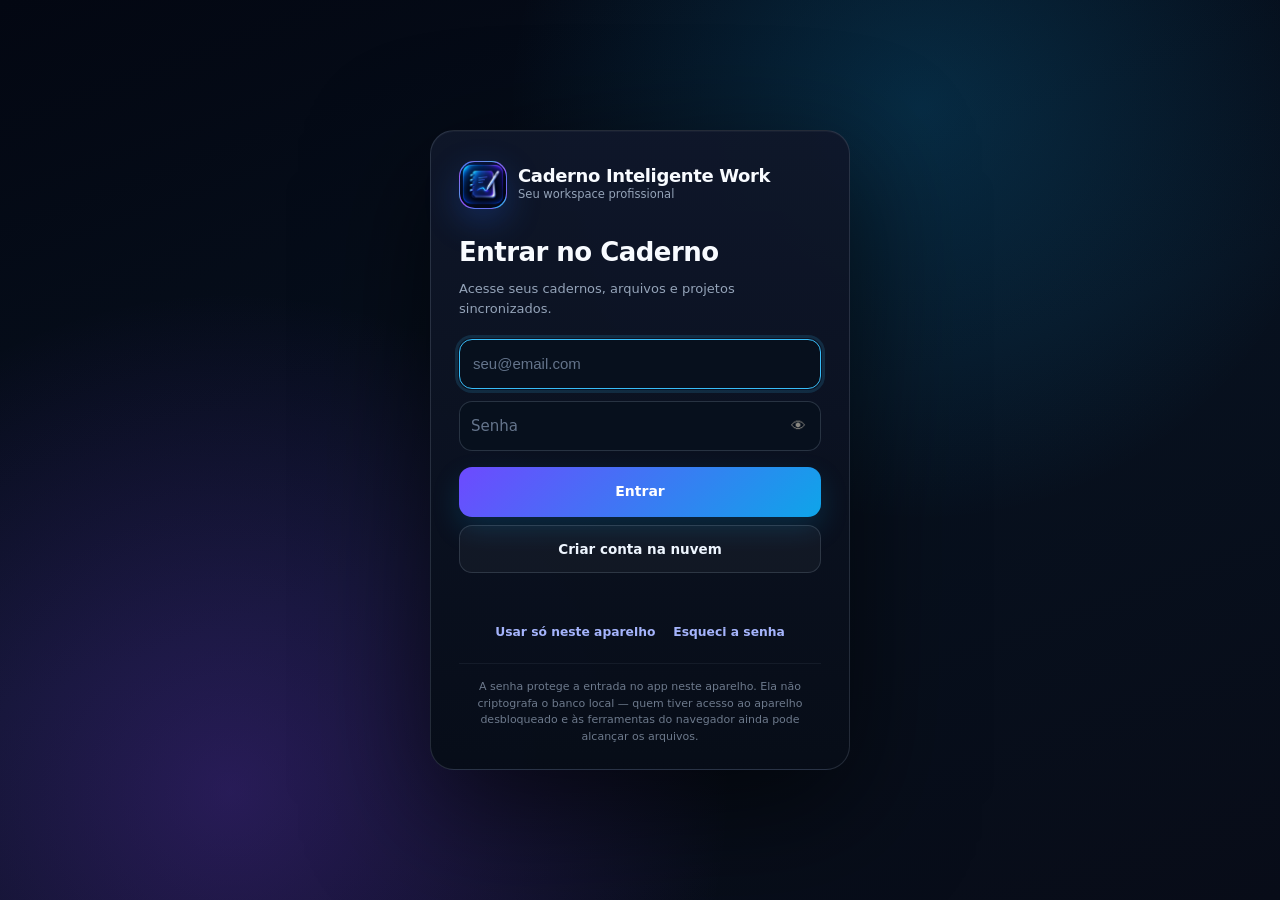
<file: index.html>
<!doctype html>
<html lang="pt-BR">
<head>
<meta charset="utf-8">
<meta name="viewport" content="width=device-width, initial-scale=1, viewport-fit=cover">
<title>Caderno Inteligente Work — Caderno profissional</title>
<link rel="manifest" href="./manifest.webmanifest">
<meta name="theme-color" content="#050811">
<meta name="color-scheme" content="light dark">
<meta name="description" content="Caderno profissional inteligente para anotações, documentos, planilhas, projetos, CAD, BI, código, PDF, S Pen, IA, histórico e colaboração.">
<meta name="apple-mobile-web-app-capable" content="yes">
<meta name="apple-mobile-web-app-status-bar-style" content="black-translucent">
<meta name="apple-mobile-web-app-title" content="Caderno Inteligente">
<link rel="apple-touch-icon" href="./icons/icon-180.png">
<link rel="icon" href="./icons/icon-192.png">
<style>
  :root{
    color-scheme: light;
    --page:            #f9f9f7;
    --surface:         #fcfcfb;
    --surface-raised:  #ffffff;
    --surface-sunken:  #f2f1ec;
    --ink:             #0b0b0b;
    --ink-secondary:   #52514e;
    --ink-muted:       #898781;
    --grid-line:       #e1e0d9;
    --baseline:        #c3c2b7;
    --border:          rgba(11,11,11,0.10);
    --border-strong:   rgba(11,11,11,0.16);

    --slot-1: #2a78d6; --slot-2: #eb6834; --slot-3: #1baf7a; --slot-4: #eda100;
    --slot-5: #e87ba4; --slot-6: #008300; --slot-7: #4a3aa7; --slot-8: #e34948;

    --slot-1-tint: #e4eefa; --slot-2-tint: #fbe7de; --slot-3-tint: #dff5ec; --slot-4-tint: #faeed4;
    --slot-5-tint: #fbe6ee; --slot-6-tint: #dcefdc; --slot-7-tint: #e6e3f5; --slot-8-tint: #fbe1e0;

    --good:     #0ca30c;
    --warning:  #fab219;
    --critical: #d03b3b;
    --pending:  #898781;

    --hm-0: #eceae4; --hm-1: #cde2fb; --hm-2: #86b6ef; --hm-3: #2a78d6; --hm-4: #184f95;
    --ord-1: #86b6ef; --ord-2: #2a78d6; --ord-3: #104281;

    --accent: var(--slot-1);

    --shadow-card: 0 1px 2px rgba(11,11,11,0.04), 0 6px 20px -8px rgba(11,11,11,0.10);
    --shadow-pop: 0 12px 40px -10px rgba(11,11,11,0.35);
    --radius-card: 16px;
    --radius-chip: 999px;
    --radius-field: 10px;

    /* apelidos usados pelas telas novas (Insights, Cadastro assistido, aviso de sincronização) */
    --card:       var(--surface-raised);
    --line:       var(--border);
    --brand:      var(--accent);
    --brand-soft: var(--slot-1-tint);
    --brand-line: var(--border-strong);
    --ok:         var(--good);
    --danger:     var(--critical);
    --shadow:     var(--shadow-card);
  }
  @media (prefers-color-scheme: dark){
    :root:not([data-theme="light"]){
      color-scheme: dark;
      --page:            #0d0d0d;
      --surface:         #1a1a19;
      --surface-raised:  #212120;
      --surface-sunken:  #141413;
      --ink:             #ffffff;
      --ink-secondary:   #c3c2b7;
      --ink-muted:       #8f8d86;
      --grid-line:       #2c2c2a;
      --baseline:        #3a3a37;
      --border:          rgba(255,255,255,0.10);
      --border-strong:   rgba(255,255,255,0.18);

      --slot-1: #3987e5; --slot-2: #d95926; --slot-3: #199e70; --slot-4: #c98500;
      --slot-5: #d55181; --slot-6: #1c9e1c; --slot-7: #9085e9; --slot-8: #e66767;

      --slot-1-tint: #1c2c40; --slot-2-tint: #3a2318; --slot-3-tint: #133a2c; --slot-4-tint: #362a10;
      --slot-5-tint: #3a1f2a; --slot-6-tint: #16311a; --slot-7-tint: #2a2540; --slot-8-tint: #3a1e1d;

      --good: #0ca30c; --warning: #fab219; --critical: #e66767; --pending: #8f8d86;

      --hm-0: #2f2f2b; --hm-1: #1c3a5e; --hm-2: #2a6ab0; --hm-3: #3987e5; --hm-4: #86b6ef;
      --ord-1: #86b6ef; --ord-2: #3987e5; --ord-3: #184f95;

      --shadow-card: 0 1px 2px rgba(0,0,0,0.3), 0 8px 24px -8px rgba(0,0,0,0.5);
      --shadow-pop: 0 20px 60px -12px rgba(0,0,0,0.7);
    }
  }
  :root[data-theme="dark"]{
    color-scheme: dark;
    --page: #0d0d0d; --surface: #1a1a19; --surface-raised: #212120; --surface-sunken: #141413;
    --ink: #ffffff; --ink-secondary: #c3c2b7; --ink-muted: #8f8d86;
    --grid-line: #2c2c2a; --baseline: #3a3a37;
    --border: rgba(255,255,255,0.10); --border-strong: rgba(255,255,255,0.18);
    --slot-1: #3987e5; --slot-2: #d95926; --slot-3: #199e70; --slot-4: #c98500;
    --slot-5: #d55181; --slot-6: #1c9e1c; --slot-7: #9085e9; --slot-8: #e66767;
    --slot-1-tint: #1c2c40; --slot-2-tint: #3a2318; --slot-3-tint: #133a2c; --slot-4-tint: #362a10;
    --slot-5-tint: #3a1f2a; --slot-6-tint: #16311a; --slot-7-tint: #2a2540; --slot-8-tint: #3a1e1d;
    --good: #0ca30c; --warning: #fab219; --critical: #e66767; --pending: #8f8d86;
    --hm-0: #2f2f2b; --hm-1: #1c3a5e; --hm-2: #2a6ab0; --hm-3: #3987e5; --hm-4: #86b6ef;
    --ord-1: #86b6ef; --ord-2: #3987e5; --ord-3: #184f95;
    --shadow-card: 0 1px 2px rgba(0,0,0,0.3), 0 8px 24px -8px rgba(0,0,0,0.5);
    --shadow-pop: 0 20px 60px -12px rgba(0,0,0,0.7);
  }

  *{ box-sizing: border-box; }
  body{
    background: var(--page); color: var(--ink);
    font-family: Inter, system-ui, -apple-system, "Segoe UI", sans-serif;
    font-size: 16px; line-height: 1.5;
    -webkit-tap-highlight-color: transparent;
  }
  h1,h2,h3,h4{ margin: 0; text-wrap: balance; }
  button{ font: inherit; }
  .tabular{ font-variant-numeric: tabular-nums; }
  :focus-visible{ outline: 2px solid var(--accent); outline-offset: 2px; }
  @media (prefers-reduced-motion: reduce){ *{ animation: none !important; transition: none !important; } }

  .app{ max-width: 1340px; margin: 0 auto; padding: 18px 20px 40px; }
  @media (max-width: 700px){ .app{ padding: 12px 12px 96px; } }

  /* ---------- Topbar ---------- */
  .topbar{ display:flex; align-items:center; gap: 14px; padding: 6px 2px 16px; flex-wrap: wrap; justify-content: flex-end; }
  .topbar-actions{ display:flex; align-items:center; gap: 10px; flex-wrap: wrap; justify-content:flex-end; }
  .brand{ display:flex; align-items:center; gap: 10px; margin-right: auto; }
  .brand-mark{
    width: 36px; height: 36px; border-radius: 11px; flex:none;
    background: linear-gradient(155deg, var(--slot-1), var(--slot-7));
    display:flex; align-items:center; justify-content:center;
    color:#fff; font-family: Fraunces, serif; font-weight:600; font-size:18px;
  }
  .brand-mark img{ width:100%; height:100%; object-fit:cover; border-radius:inherit; }
  .brand-text h1{ font-family: Fraunces, serif; font-weight: 600; font-size: 20px; letter-spacing: -0.01em; }
  .brand-text .sub{ font-size: 11.5px; color: var(--ink-muted); }
  .streak-pill{
    display:flex; align-items:center; gap:6px; background: var(--slot-2-tint); color: var(--slot-2);
    border-radius: var(--radius-chip); padding: 7px 13px 7px 11px;
    font-weight: 600; font-size: 13px; border: 1px solid var(--border); white-space:nowrap;
  }
  .install-btn{
    display:flex; align-items:center; gap:7px; background: var(--surface-raised); color: var(--ink);
    border: 1px solid var(--border-strong); border-radius: var(--radius-field);
    padding: 8px 14px 8px 12px; font-weight: 600; font-size: 13px; cursor:pointer; white-space:nowrap;
  }
  .install-btn:hover{ border-color: var(--ink); }
  .quick-add{ position: relative; }
  .quick-add > button{
    background: var(--ink); color: var(--page); border: none; border-radius: var(--radius-field);
    padding: 9px 16px; font-weight: 600; font-size: 13.5px; cursor: pointer;
    display:flex; align-items:center; gap:6px; white-space:nowrap;
  }
  .quick-add > button:hover{ opacity: 0.88; }
  .quick-add-menu{
    position:absolute; right:0; top: calc(100% + 8px);
    background: var(--surface-raised); border:1px solid var(--border); border-radius: 14px;
    box-shadow: var(--shadow-pop); padding: 6px; min-width: 230px; z-index: 60;
    display:none; flex-direction:column; gap: 2px;
  }
  .quick-add-menu.open{ display:flex; }
  .quick-add-menu button{
    background:none; border:none; text-align:left; padding: 10px; border-radius: 9px;
    color: var(--ink); font-size: 13.5px; cursor:pointer; display:flex; align-items:center; gap:10px;
  }
  .quick-add-menu button:hover{ background: var(--page); }
  .fab{
    display:none; position: fixed; right: 16px; bottom: 78px; z-index: 55;
    width: 54px; height: 54px; border-radius: 50%; border:none; cursor:pointer;
    background: var(--ink); color: var(--page); font-size: 26px; box-shadow: var(--shadow-pop);
    align-items:center; justify-content:center; padding-bottom: 3px;
  }
  @media (max-width: 700px){
    .brand-text .sub{ display:none; }
    .brand-text h1{ font-size: 17px; }
    .brand-mark{ width: 32px; height: 32px; font-size: 16px; border-radius: 10px; }
    .topbar{ gap: 8px; padding-bottom: 12px; }
    .streak-pill{ padding: 6px 10px; font-size: 12px; }
    .icon-btn{ width: 34px; height: 34px; font-size: 15px; }
    .install-btn{ display:none; }
    .quick-add > button{ display:none; }
    .fab{ display:flex; }
    .quick-add-menu{ position: fixed; left: 10px; right: 10px; bottom: 78px; top: auto; min-width: 0; border-radius: 16px; }
    .only-mobile{ display:flex !important; }
    .nav-label{ min-width: auto; }
    .seg button{ min-width: 0; }
    .card-head .nav-group{ margin-left: auto; }
  }

  /* ---------- Tabs ---------- */
  .tabs{ display:flex; gap:6px; margin-bottom:16px; overflow-x:auto; padding:0 0 4px; scrollbar-width:none; -ms-overflow-style:none; overscroll-behavior-x:contain; scroll-snap-type:x proximity; }
  .tabs::-webkit-scrollbar{ display:none; width:0; height:0; }
  .tab{
    display:flex; align-items:center; gap: 7px; white-space:nowrap;
    padding: 8px 15px; border-radius: var(--radius-chip); cursor:pointer;
    border: 1px solid var(--border); background: var(--surface); color: var(--ink-secondary);
    font-size: 13.2px; font-weight: 600; flex:0 0 auto; scroll-snap-align:start;
  }
  .tab:hover{ border-color: var(--border-strong); color: var(--ink); }
  .tab.active{ background: var(--ink); border-color: var(--ink); color: var(--page); }
  .bottom-nav{ display:none; }
  @media (max-width: 700px){
    .tabs{ display:none; }
    .bottom-nav{
      display:flex; position: fixed; left:0; right:0; bottom:0; z-index: 50;
      background: var(--surface-raised); border-top: 1px solid var(--border);
      padding: 6px 4px calc(6px + env(safe-area-inset-bottom, 0px));
    }
    .bottom-nav button{
      flex:1; background:none; border:none; cursor:pointer; padding: 5px 2px;
      display:flex; flex-direction:column; align-items:center; gap:2px;
      color: var(--ink-muted); font-size: 10px; font-weight:600;
    }
    .bottom-nav button .bico{ font-size: 18px; line-height:1; }
    .bottom-nav button.active{ color: var(--accent); }
  }

  .view{ display:none; }
  .view.active{ display:block; }

  /* ---------- Grid & cards ---------- */
  .grid{ display:grid; grid-template-columns: repeat(3, 1fr); gap: 14px; }
  .span-2{ grid-column: span 2; }
  .span-3{ grid-column: 1 / -1; }
  @media (max-width: 980px){
    .grid{ grid-template-columns: repeat(2, 1fr); }
    .span-2, .span-3{ grid-column: 1 / -1; }
  }
  @media (max-width: 700px){ .grid{ grid-template-columns: 1fr; gap: 12px; } }

  .card{
    background: var(--surface); border: 1px solid var(--border);
    border-radius: var(--radius-card); box-shadow: var(--shadow-card);
    padding: 15px 15px 17px; display:flex; flex-direction:column; min-width: 0;
  }
  .card-head{ display:flex; align-items:center; justify-content:space-between; gap:8px; margin-bottom: 12px; flex-wrap: wrap; }
  .only-mobile{ display:none !important; }
  .card-title{
    display:flex; align-items:center; gap: 8px; font-size: 12.5px; font-weight: 700;
    text-transform: uppercase; letter-spacing: 0.045em; color: var(--ink-secondary);
  }
  .card-title .ico{ font-size: 15px; }
  .card-count{
    font-size: 11.5px; color: var(--ink-muted); background: var(--page);
    border-radius: var(--radius-chip); padding: 2px 9px; font-weight:600; white-space:nowrap;
  }
  .card-add{
    border:none; background:none; color: var(--ink-muted); cursor:pointer;
    width: 26px; height:26px; border-radius:8px; display:flex; align-items:center; justify-content:center; font-size: 17px;
  }
  .card-add:hover{ background: var(--page); color: var(--ink); }
  .empty-hint{ color: var(--ink-muted); font-size: 13px; padding: 10px 2px; }

  /* ---------- KPI tiles ---------- */
  .kpi-row{ display:grid; grid-template-columns: repeat(auto-fit, minmax(150px,1fr)); gap: 12px; margin-bottom: 14px; }
  .kpi{ background: var(--surface); border:1px solid var(--border); border-radius: 14px; padding: 13px 14px; box-shadow: var(--shadow-card); }
  .kpi .klabel{ font-size: 11px; font-weight:700; text-transform:uppercase; letter-spacing:.04em; color: var(--ink-muted); margin-bottom: 5px; }
  .kpi .kvalue{ font-size: 24px; font-weight: 800; letter-spacing: -0.02em; }
  .kpi .kmeta{ font-size: 11.5px; color: var(--ink-muted); margin-top: 2px; }

  /* ---------- Task rows ---------- */
  .task-row{ display:flex; align-items:center; gap: 10px; padding: 8px 4px; border-radius: 9px; }
  .task-row:hover{ background: var(--page); }
  .task-row:hover .row-btn{ opacity: 1; }
  .checkbox{
    width: 19px; height:19px; border-radius: 6px; border: 1.6px solid var(--border-strong);
    flex: none; cursor:pointer; display:flex; align-items:center; justify-content:center; background: var(--surface-raised);
  }
  .checkbox.checked{ background: var(--good); border-color: var(--good); }
  .checkbox.checked::after{ content:"✓"; color:#fff; font-size: 12px; font-weight:700; }
  .task-main{ flex:1; min-width:0; cursor:pointer; }
  .task-title{ overflow:hidden; text-overflow:ellipsis; white-space:nowrap; font-size: 13.6px; }
  .task-title.done{ color: var(--ink-muted); text-decoration: line-through; }
  .task-sub{ font-size: 11px; color: var(--ink-muted); overflow:hidden; text-overflow:ellipsis; white-space:nowrap; }
  .dot{ width:8px; height:8px; border-radius:50%; flex:none; }
  .tag{ font-size: 11px; font-weight: 700; padding: 2px 8px; border-radius: var(--radius-chip); flex: none; white-space: nowrap; }
  .tag-alta{ background: var(--critical); color:#fff; }
  .tag-media{ background: var(--warning); color:#3a2600; }
  .tag-baixa{ background: var(--page); color: var(--ink-muted); border: 1px solid var(--border); }
  .row-btn{
    opacity:0; border:none; background:none; color: var(--ink-muted); cursor:pointer;
    width:22px; height:22px; border-radius:6px; flex:none; font-size: 13px;
  }
  .row-btn:hover{ background: var(--slot-8-tint); color: var(--slot-8); }
  @media (max-width: 700px){ .row-btn{ opacity: .6; } }

  .status-pill{
    border:none; cursor:pointer; font-size:11px; font-weight:700; padding: 3px 9px;
    border-radius: var(--radius-chip); flex:none; display:flex; align-items:center; gap:5px;
  }
  .status-pill .sdot{ width:6px; height:6px; border-radius:50%; }
  .status-concluida{ background: color-mix(in srgb, var(--good) 16%, transparent); color: var(--good); }
  .status-andamento{ background: color-mix(in srgb, var(--warning) 20%, transparent); color: #8a5a00; }
  .status-atrasada{ background: color-mix(in srgb, var(--critical) 16%, transparent); color: var(--critical); }
  .status-pendente{ background: var(--page); color: var(--ink-muted); border: 1px solid var(--border); }
  @media (prefers-color-scheme: dark){ :root:not([data-theme="light"]) .status-andamento{ color: #ffcf72; } }
  :root[data-theme="dark"] .status-andamento{ color: #ffcf72; }

  /* ---------- Focus timer ---------- */
  .timer-wrap{ display:flex; align-items:center; gap: 16px; flex-wrap: wrap; }
  .timer-ring{ position: relative; width: 132px; height: 132px; flex:none; }
  .timer-time{ position:absolute; inset:0; display:flex; flex-direction:column; align-items:center; justify-content:center; }
  .timer-time .tt{ font-size: 26px; font-weight: 800; letter-spacing: -0.02em; }
  .timer-time .tl{ font-size: 10px; font-weight:700; color: var(--ink-muted); text-transform:uppercase; letter-spacing:.05em; }
  .timer-side{ flex:1; min-width: 170px; display:flex; flex-direction:column; gap: 9px; }
  .timer-actions{ display:flex; gap: 8px; }
  .btn-timer{
    flex:1; border-radius: var(--radius-field); border:1px solid var(--border-strong); cursor:pointer;
    padding: 9px 10px; font-weight:700; font-size: 13px; background: var(--surface-raised); color: var(--ink);
  }
  .btn-timer.primary{ background: var(--ink); color: var(--page); border-color: var(--ink); }
  .btn-timer:hover{ opacity: .9; }

  /* ---------- Weekly planner ---------- */
  .week-table{ width:100%; border-collapse: collapse; table-layout: fixed; min-width: 620px; }
  .week-table th{
    font-size: 11px; text-transform: uppercase; letter-spacing: .04em; color: var(--ink-muted);
    font-weight: 700; padding: 4px 6px 8px; text-align:left;
  }
  .week-table th.today-col{ color: var(--accent); }
  .week-table td{ vertical-align: top; padding: 4px; border-top: 1px solid var(--grid-line); height: 62px; }
  .week-table .period-label{
    font-size: 10.5px; color: var(--ink-muted); font-weight:700; text-transform: uppercase;
    padding: 8px 6px 4px 2px; width: 54px; white-space:nowrap;
  }
  .cell{ height:100%; border-radius: 9px; padding: 3px; cursor:pointer; display:flex; flex-direction:column; gap:3px; }
  .cell:hover{ background: var(--page); }
  .cell.today{ background: var(--slot-1-tint); }
  .chip{
    font-size: 10.8px; padding: 3px 7px; border-radius: 7px; font-weight:600;
    white-space:nowrap; overflow:hidden; text-overflow:ellipsis; color:#fff;
  }
  .chip.done{ opacity: .55; text-decoration: line-through; }
  .scroll-x{ overflow-x: auto; }

  /* ---------- Month calendar ---------- */
  .nav-group{ display:flex; align-items:center; gap: 6px; }
  .nav-btn{
    border: 1px solid var(--border-strong); background: var(--surface-raised); color: var(--ink);
    width: 28px; height: 28px; border-radius: 8px; cursor:pointer; font-size: 14px;
    display:flex; align-items:center; justify-content:center;
  }
  .nav-btn:hover{ border-color: var(--ink); }
  .nav-today{ width:auto; padding: 0 11px; font-size: 11.5px; font-weight:700; }
  .nav-label{ font-size: 12.8px; font-weight:700; color: var(--ink-secondary); min-width: 112px; text-align:center; }
  .cal-grid{ display:grid; grid-template-columns: repeat(7, 1fr); gap: 6px; }
  .cal-weekday{ font-size: 10.5px; font-weight:700; text-transform:uppercase; letter-spacing:.04em; color: var(--ink-muted); text-align:center; padding-bottom: 4px; }
  .cal-cell{
    border: 1px solid var(--border); border-radius: 10px; padding: 6px; min-height: 84px;
    cursor:pointer; display:flex; flex-direction:column; gap:3px; background: var(--surface-raised); overflow:hidden;
  }
  .cal-cell:hover{ border-color: var(--border-strong); }
  .cal-cell.other-month{ opacity: 0.4; }
  .cal-cell.today{ border-color: var(--accent); box-shadow: inset 0 0 0 1px var(--accent); }
  .cal-daynum{ font-size: 11.5px; font-weight:700; color: var(--ink-secondary); }
  .cal-cell.today .cal-daynum{ color: var(--accent); }
  .cal-chip{ font-size: 10px; padding: 2px 6px; border-radius: 6px; font-weight:600; color:#fff; white-space:nowrap; overflow:hidden; text-overflow:ellipsis; }
  .cal-chip.done{ opacity:.55; text-decoration: line-through; }
  .cal-chip.exam{ background: var(--critical); }
  .cal-more{ font-size: 10px; color: var(--ink-muted); font-weight:600; padding-left:2px; }
  .cal-dots{ display:flex; flex-wrap:wrap; gap:3px; margin-top:2px; }
  .cal-dot{ width:7px; height:7px; border-radius:50%; }
  .cal-dot.done{ opacity:.4; }
  @media (max-width: 700px){
    .cal-cell{ min-height: 56px; padding: 4px; gap:2px; }
    .cal-chip{ font-size: 8.5px; padding: 1px 4px; }
    .cal-grid{ gap: 4px; }
    .cal-weekday{ font-size: 9px; }
  }

  /* ---------- Subject & library cards ---------- */
  .card-grid{ display:grid; grid-template-columns: repeat(auto-fill, minmax(190px, 1fr)); gap: 12px; }
  @media (max-width: 700px){ .card-grid{ grid-template-columns: repeat(auto-fill, minmax(150px, 1fr)); gap: 10px; } }
  .subject-card, .lib-card{
    position:relative; border: 1px solid var(--border); border-radius: 14px; padding: 13px;
    background: var(--surface-raised); cursor: pointer;
  }
  .subject-card:hover, .lib-card:hover{ border-color: var(--border-strong); }
  @keyframes cardFlash{ 0%,100%{ box-shadow:0 0 0 0 transparent } 30%{ box-shadow:0 0 0 4px color-mix(in srgb,var(--accent) 30%,transparent) } }
  .subject-card.flash{ animation: cardFlash 1.4s ease-out; border-color: var(--accent); }
  .sicon{
    width: 52px; height:52px; border-radius: 14px; display:flex; align-items:center; justify-content:center;
    font-size:20px; margin-bottom: 10px; color:#fff;
  }
  .subject-card .sname{ font-weight:700; font-size: 13.6px; margin-bottom: 2px; }
  .subject-card .stype{ font-size: 11px; color: var(--ink-muted); margin-bottom:10px; }
  .progress-track{ height:6px; border-radius: 4px; background: var(--surface-sunken); overflow:hidden; margin-bottom:6px; }
  .progress-fill{ height:100%; border-radius:4px; }
  .progress-meta{ display:flex; justify-content:space-between; font-size:11px; color: var(--ink-muted); }
  .progress-meta b{ color: var(--ink); }
  .subject-stats{ display:flex; gap: 10px; flex-wrap:wrap; margin-top: 8px; padding-top: 8px; border-top: 1px dashed var(--border); font-size: 11px; color: var(--ink-muted); }
  .subject-stats b{ color: var(--ink); }

  .lib-card .kico{ font-size: 20px; margin-bottom: 8px; }
  .lib-card .ltitle{ font-weight:700; font-size: 13px; margin-bottom: 6px; }
  .lib-card .lnote{ font-size: 11.5px; color: var(--ink-muted); margin-bottom: 8px; display:-webkit-box; -webkit-line-clamp:2; -webkit-box-orient:vertical; overflow:hidden; }
  .lib-card .lmeta{ display:flex; gap:6px; flex-wrap:wrap; }
  .lib-kind{ font-size: 10.5px; font-weight:700; padding: 2px 8px; border-radius: var(--radius-chip); background: var(--page); color: var(--ink-secondary); }
  .lib-subj{ font-size: 10.5px; font-weight:700; padding: 2px 8px; border-radius: var(--radius-chip); }

  .add-card{
    border: 1.5px dashed var(--border-strong); border-radius: 14px;
    display:flex; align-items:center; justify-content:center; flex-direction:column; gap:4px;
    color: var(--ink-muted); cursor:pointer; min-height: 104px; background:none; font-size: 12.5px; font-weight:600;
  }
  .add-card:hover{ color: var(--ink); border-color: var(--ink-muted); }
  .add-card .plus{ font-size: 22px; }
  .card-del{
    position:absolute; top:8px; right:8px; opacity:0; border:none; background: var(--surface-raised);
    width:24px; height:24px; border-radius:8px; color: var(--ink-muted); cursor:pointer; font-size:12px;
    box-shadow: var(--shadow-card);
  }
  .subject-card:hover .card-del, .lib-card:hover .card-del{ opacity:1; }
  .card-del:hover{ background: var(--slot-8-tint); color: var(--slot-8); }
  @media (max-width: 700px){ .card-del{ opacity: .55; } }

  /* ---------- Exams / grades ---------- */
  .exam-row, .grade-row{ display:flex; align-items:center; gap: 10px; padding: 8px 4px; border-radius: 9px; }
  .exam-row:hover, .grade-row:hover{ background: var(--page); }
  .exam-row:hover .row-btn, .grade-row:hover .row-btn{ opacity:1; }
  .countdown{
    font-size: 11px; font-weight:800; padding: 3px 9px; border-radius: var(--radius-chip); flex:none;
    background: var(--surface-sunken); color: var(--ink-secondary); white-space:nowrap;
  }
  .countdown.soon{ background: color-mix(in srgb, var(--critical) 15%, transparent); color: var(--critical); }
  .countdown.near{ background: color-mix(in srgb, var(--warning) 22%, transparent); color: #8a5a00; }
  @media (prefers-color-scheme: dark){ :root:not([data-theme="light"]) .countdown.near{ color: #ffcf72; } }
  :root[data-theme="dark"] .countdown.near{ color: #ffcf72; }
  .grade-score{ font-weight: 800; font-size: 14px; flex:none; }

  /* ---------- Filters ---------- */
  .toolbar{ display:flex; gap: 8px; margin-bottom: 12px; flex-wrap: wrap; }
  .search-input{
    flex:1; min-width: 160px; padding: 9px 12px; border-radius: var(--radius-field);
    border: 1px solid var(--border-strong); background: var(--surface-raised); color: var(--ink); font-size: 13.4px;
  }
  .filter-chip{
    padding: 7px 13px; border-radius: var(--radius-chip); border: 1px solid var(--border);
    background: var(--surface-raised); color: var(--ink-secondary); font-size: 12.5px; font-weight:600; cursor:pointer; white-space:nowrap;
  }
  .filter-chip.active{ background: var(--ink); color: var(--page); border-color: var(--ink); }
  .chips-scroll{ display:flex; gap:6px; overflow-x:auto; padding-bottom: 2px; }

  /* ---------- Charts ---------- */
  .legend{ display:flex; flex-wrap:wrap; gap: 7px 14px; margin-top: 10px; }
  .legend-item{ display:flex; align-items:center; gap:6px; font-size:11.5px; color: var(--ink-secondary); }
  .legend-item .sw{ width:9px; height:9px; border-radius:3px; flex:none; }
  .legend-item b{ color: var(--ink); font-variant-numeric: tabular-nums; }
  .heat-legend{ display:flex; align-items:center; gap:5px; font-size: 10.5px; color: var(--ink-muted); margin-top: 8px; justify-content:flex-end; }
  .heat-legend .sq{ width:10px; height:10px; border-radius:3px; display:inline-block; }
  .tooltip{
    position: fixed; pointer-events:none; background: var(--ink); color: var(--page);
    padding: 6px 10px; border-radius: 8px; font-size: 12px; font-weight:600;
    box-shadow: var(--shadow-pop); z-index: 200; opacity:0; transition: opacity .08s; white-space: nowrap;
  }
  .tooltip.show{ opacity:1; }
  /* ---------- animação dos gráficos ---------- */
  @keyframes chartBarIn{ from{ transform:scaleY(0); opacity:.2 } to{ transform:scaleY(1); opacity:1 } }
  @keyframes chartFadeIn{ from{ opacity:0 } to{ opacity:1 } }
  @keyframes chartDraw{ to{ stroke-dashoffset:0 } }
  .card svg g[data-tip] rect,
  .card svg rect[data-tip]{ transform-box:fill-box; transform-origin:50% 100%; animation:chartBarIn .45s cubic-bezier(.2,.8,.3,1) both; }
  .card svg g[data-tip] text{ animation:chartFadeIn .5s ease-out .18s both; }
  .card svg circle[data-tip]{ animation:chartFadeIn .5s ease-out both; }
  .progress-fill{ transition: width .55s cubic-bezier(.2,.8,.3,1); }
  @media (prefers-reduced-motion: reduce){
    .card svg g[data-tip] rect, .card svg rect[data-tip], .card svg g[data-tip] text,
    .card svg circle[data-tip]{ animation:none; }
    .progress-fill{ transition:none; }
  }
  .chart-toolbar{ display:flex; gap:6px; flex-wrap:wrap; margin-bottom:10px; }
  .chart-toolbar button{
    border:1px solid var(--border); background:var(--surface); color:var(--ink-secondary);
    border-radius:999px; padding:4px 11px; font-size:11.5px; font-weight:600; cursor:pointer;
  }
  .chart-toolbar button.active{ background:var(--ink); border-color:var(--ink); color:var(--page); }
  .load-row{ width:100%; text-align:left; background:transparent; border:0; padding:8px 6px;
    border-radius:10px; cursor:pointer; display:block; }
  .load-row:hover{ background:var(--surface-sunken); }

  /* ---------- Modal ---------- */
  .modal-overlay{
    position:fixed; inset:0; background: rgba(11,11,11,0.45); backdrop-filter: blur(2px);
    display:none; align-items:center; justify-content:center; z-index: 100; padding: 16px;
  }
  .modal-overlay.open{ display:flex; }
  .modal{
    background: var(--surface-raised); border-radius: 18px; box-shadow: var(--shadow-pop);
    width: 100%; max-width: 430px; padding: 20px; max-height: 88vh; overflow:auto;
  }
  .modal h3{ font-family: Fraunces, serif; font-size: 19px; font-weight:600; margin-bottom: 14px; }
  .field{ margin-bottom: 13px; }
  .field label{ display:block; font-size: 11.5px; font-weight:700; color: var(--ink-secondary); margin-bottom:5px; text-transform:uppercase; letter-spacing:.03em; }
  .field input[type=text], .field input[type=password], .field input[type=number], .field input[type=time], .field select, .field input[type=date], .field textarea{
    width:100%; padding: 10px 11px; border-radius: var(--radius-field); border: 1px solid var(--border-strong);
    background: var(--page); color: var(--ink); font-size: 13.8px; font-family: inherit;
  }
  .field textarea{ resize: vertical; min-height: 62px; }
  .field-row{ display:flex; gap:10px; }
  .seg{ display:flex; gap:6px; flex-wrap:wrap; }
  .seg button{
    flex:1; padding: 8px 6px; border-radius: var(--radius-field); border: 1px solid var(--border-strong);
    background: var(--page); color: var(--ink-secondary); cursor:pointer; font-size: 12.6px; font-weight:600; min-width: 68px;
  }
  .seg button.active{ background: var(--ink); color: var(--page); border-color: var(--ink); }
  .color-pick{ display:flex; gap:8px; flex-wrap:wrap; }
  .color-pick button{ width: 28px; height:28px; border-radius:50%; border: 2px solid transparent; cursor:pointer; }
  .color-pick button.active{ border-color: var(--ink); }
  .icon-pick{ display:grid; grid-template-columns: repeat(8, 1fr); gap: 6px; }
  @media (max-width: 480px){ .icon-pick{ grid-template-columns: repeat(6, 1fr); } }
  .icon-pick button{
    aspect-ratio: 1; border-radius: 9px; border: 1px solid var(--border); background: var(--page);
    cursor:pointer; font-size: 17px; display:flex; align-items:center; justify-content:center;
  }
  .icon-pick button.active{ border-color: var(--ink); background: var(--surface-sunken); }
  .visual-pick{ display:grid; grid-template-columns:repeat(6,1fr); gap:8px; }
  .visual-box{ border:1px solid var(--border); border-radius:12px; padding:10px; background:var(--surface); }
  .visual-search{ width:100%; margin-bottom:10px; }
  .visual-scroll{ max-height:250px; overflow-y:auto; padding-right:4px; }
  .visual-group{ font-size:10px; letter-spacing:.1em; font-weight:800; color:var(--ink-muted);
    text-transform:uppercase; margin:10px 0 6px; }
  .visual-group:first-child{ margin-top:0; }
  .visual-empty{ font-size:12px; color:var(--ink-muted); padding:12px 2px; }
  .visual-pick button{
    aspect-ratio:1; border-radius:12px; border:1px solid var(--border); background:var(--page);
    cursor:pointer; display:flex; align-items:center; justify-content:center; padding:8px;
  }
  .visual-pick button.active{ border-color:var(--accent); box-shadow:0 0 0 2px color-mix(in srgb,var(--accent) 22%,transparent); }
  .visual-pick img{ width:100%; height:100%; object-fit:contain; }
  .subject-visual{ display:flex; align-items:center; justify-content:center; overflow:hidden; }
  .subject-visual img{ width:72%; height:72%; object-fit:contain; display:block; }
  .subject-visual.sm img{ width:16px; height:16px; }
  .subject-visual.sm{ width:20px; height:20px; flex:none; }
  .health-strip{
    display:flex; align-items:center; gap:10px; margin:0 0 14px; padding:11px 13px;
    border:1px solid var(--border); border-radius:13px; background:var(--surface);
    color:var(--ink-secondary); font-size:13px;
  }
  .health-strip strong{ color:var(--ink); }
  .health-strip .spacer{ flex:1; }
  .health-strip button{ border:0; background:transparent; color:var(--accent); cursor:pointer; font-weight:700; }
  .pro-grid{ display:grid; grid-template-columns:repeat(auto-fit,minmax(220px,1fr)); gap:12px; }
  .pro-card{ border:1px solid var(--border); border-radius:14px; padding:14px; background:var(--surface-raised); }
  .pro-card h4{ font-size:14px; margin-bottom:6px; display:flex; align-items:center; gap:7px; }
  .pro-card .metric{ font-size:27px; font-weight:800; letter-spacing:-.03em; }
  .mastery{ display:flex; align-items:center; gap:8px; margin-top:8px; }
  .mastery input[type=range]{ flex:1; accent-color:var(--accent); }
  .assistant-box{ border:1px solid var(--border); border-radius:14px; padding:14px; background:linear-gradient(135deg,var(--slot-1-tint),var(--surface-raised)); }
  .assistant-answer{ margin-top:10px; padding:12px; border-radius:10px; background:var(--surface-raised); min-height:48px; color:var(--ink-secondary); }
  .report-actions{ display:flex; flex-wrap:wrap; gap:8px; }
  .timeline-item{ border-left:3px solid var(--accent); padding:8px 10px; margin:7px 0; background:var(--page); border-radius:0 9px 9px 0; }
  .score-good{ color:var(--good); } .score-warn{ color:var(--warning); } .score-bad{ color:var(--critical); }
  #printReport{ display:none; }
  @media print{
    body.printing .app, body.printing .bottom-nav, body.printing .fab, body.printing .modal-overlay{ display:none !important; }
    body.printing #printReport{ display:block; color:#111; background:#fff; padding:24px; font-family:Arial,sans-serif; }
    body.printing #printReport h1{ font-size:24px; margin-bottom:6px; } body.printing #printReport h2{ font-size:16px; margin:20px 0 8px; }
    body.printing #printReport table{ width:100%; border-collapse:collapse; } body.printing #printReport th,body.printing #printReport td{ border:1px solid #ccc; padding:7px; text-align:left; }
  }
  @media (max-width:700px){ .visual-pick{ grid-template-columns:repeat(5,1fr); } .health-strip{ align-items:flex-start; } .visual-scroll{ max-height:210px; } }
  .modal-actions{ display:flex; justify-content:flex-end; gap:8px; margin-top: 16px; flex-wrap:wrap; }
  .btn{ border:none; border-radius: var(--radius-field); padding: 10px 16px; font-weight:700; font-size:13px; cursor:pointer; }
  .btn-ghost{ background: var(--page); color: var(--ink-secondary); }
  .btn-danger{ background: var(--slot-8-tint); color: var(--slot-8); margin-right:auto; }
  .btn-primary{ background: var(--ink); color: var(--page); }
  .btn-primary:hover{ opacity: .9; }
  .field-error{ color: var(--slot-8); font-size:11.5px; margin-top:4px; display:none; }
  .day-modal-list{ margin: 4px 0 14px; max-height: 280px; overflow:auto; }
  .help-block{ margin-bottom: 14px; }
  .help-block h4{ font-size: 12.5px; font-weight:700; margin-bottom: 6px; display:flex; align-items:center; gap:7px; }
  .help-block ol{ margin: 0; padding-left: 18px; color: var(--ink-secondary); font-size: 13px; }
  .help-block li{ margin-bottom: 3px; }

  /* ---------- Toast ---------- */
  .toast{
    position: fixed; left: 50%; transform: translateX(-50%) translateY(20px); bottom: 24px;
    background: var(--ink); color: var(--page); padding: 11px 18px; border-radius: var(--radius-chip);
    font-size: 13px; font-weight:600; box-shadow: var(--shadow-pop); z-index: 300;
    opacity: 0; pointer-events:none; transition: opacity .18s, transform .18s;
  }
  .toast.show{ opacity: 1; transform: translateX(-50%) translateY(0); }
  @media (max-width: 700px){ .toast{ bottom: 92px; } }
  .subject-visual.fallback::after{ content: attr(data-emoji); font-size: 20px; line-height: 1; }
  /* ---------- Tela de entrada ---------- */
  body.gate-locked .app,
  body.gate-locked .bottom-nav,
  body.gate-locked .fab,
  body.gate-locked .modal-overlay{ display:none !important; }
  .gate{
    position: fixed; inset: 0; z-index: 500; display: none;
    align-items: center; justify-content: center; padding: 20px;
    background:
      radial-gradient(900px 500px at 15% -10%, color-mix(in srgb, var(--slot-1) 22%, transparent), transparent 60%),
      radial-gradient(700px 500px at 110% 110%, color-mix(in srgb, var(--slot-7) 20%, transparent), transparent 60%),
      var(--page);
    overflow-y: auto;
  }
  body.gate-locked .gate{ display:flex; }
  .gate-card{
    width: 100%; max-width: 380px; background: var(--surface-raised);
    border: 1px solid var(--border); border-radius: 20px; padding: 26px 24px 22px;
    box-shadow: var(--shadow-pop);
  }
  .gate-brand{ display:flex; align-items:center; gap: 11px; margin-bottom: 18px; }
  .gate-brand .brand-mark{ width: 42px; height: 42px; border-radius: 13px; font-size: 21px; }
  .gate-brand .gb-name{ font-family: Fraunces, serif; font-weight: 600; font-size: 19px; line-height:1.1; }
  .gate-brand .gb-sub{ font-size: 11.5px; color: var(--ink-muted); }
  .gate h2{ font-family: Fraunces, serif; font-weight: 600; font-size: 22px; margin-bottom: 4px; }
  .gate .gate-sub{ font-size: 13px; color: var(--ink-secondary); margin-bottom: 18px; }
  .gate .field{ margin-bottom: 12px; }
  .gate input{
    width: 100%; padding: 12px 13px; border-radius: var(--radius-field);
    border: 1px solid var(--border-strong); background: var(--page); color: var(--ink); font-size: 14px;
  }
  .gate input:focus{ outline: 2px solid var(--accent); outline-offset: 1px; }
  .gate-primary{
    width: 100%; border: none; border-radius: var(--radius-field); background: var(--ink); color: var(--page);
    padding: 13px; font-weight: 700; font-size: 14px; cursor: pointer; margin-top: 4px;
  }
  .gate-primary:hover{ opacity: .9; }
  .gate-primary:disabled{ opacity: .55; cursor: default; }
  .gate-secondary{
    width: 100%; border: 1px solid var(--border-strong); border-radius: var(--radius-field);
    background: var(--surface-raised); color: var(--ink); padding: 12px; font-weight: 700; font-size: 13.5px;
    cursor: pointer; margin-top: 8px;
  }
  .gate-secondary:hover{ border-color: var(--ink); }
  .gate-links{ display:flex; flex-wrap: wrap; gap: 4px 14px; margin-top: 16px; justify-content: center; }
  .gate-link{
    background: none; border: none; color: var(--ink-secondary); font-size: 12.3px; font-weight: 600;
    cursor: pointer; text-decoration: underline; padding: 4px 2px;
  }
  .gate-link:hover{ color: var(--ink); }
  .gate-msg{ font-size: 12.5px; margin-top: 12px; min-height: 18px; color: var(--ink-muted); }
  .gate-msg.err{ color: var(--slot-8); }
  .gate-msg.ok{ color: var(--good); }
  .gate-server{ display:none; border-top: 1px dashed var(--border); margin-top: 14px; padding-top: 14px; }
  .gate-server.open{ display:block; }
  .gate-server .setting-desc{ margin-bottom: 8px; }
  .gate-foot{ font-size: 11px; color: var(--ink-muted); text-align:center; margin-top: 16px; line-height: 1.5; }
  .gate-offline{
    font-size: 11.5px; font-weight:600; color: var(--slot-2); background: var(--slot-2-tint);
    border-radius: var(--radius-chip); padding: 6px 12px; display:none; margin-bottom: 14px; text-align:center;
  }
  .gate-offline.show{ display:block; }
  /* ---------- Ajustes finais: mobile, toque e acessibilidade ---------- */
  body{ overflow-x: hidden; }
  .scroll-x{ min-width: 0; max-width: 100%; }
  .fab{ bottom: calc(78px + env(safe-area-inset-bottom, 0px)); }
  .quick-add-menu{ top:calc(100% + 8px); bottom:auto; max-height:min(520px,calc(100vh - 110px)); overflow-y:auto; scrollbar-width:thin; }
  .gate{ padding-bottom: calc(20px + env(safe-area-inset-bottom, 0px)); }

  .pass-wrap{ position: relative; }
  .pass-wrap input{ padding-right: 46px; }
  .pass-toggle{
    position: absolute; right: 6px; top: 50%; transform: translateY(-50%);
    width: 34px; height: 34px; border: none; background: none; cursor: pointer;
    font-size: 15px; color: var(--ink-muted); border-radius: 8px;
  }
  .pass-toggle:hover{ color: var(--ink); background: var(--page); }

  /* Folha "Mais" no celular */
  .more-sheet{
    position: fixed; inset: 0; z-index: 70; display: none;
    background: rgba(11,11,11,.45); backdrop-filter: blur(2px);
    align-items: flex-end; justify-content: center;
  }
  .more-sheet.open{ display: flex; }
  .more-card{
    width: 100%; background: var(--surface-raised); border-top-left-radius: 20px; border-top-right-radius: 20px;
    padding: 10px 10px calc(16px + env(safe-area-inset-bottom, 0px));
    box-shadow: var(--shadow-pop); max-height: 76vh; overflow-y: auto;
  }
  .more-handle{ width: 40px; height: 4px; border-radius: 99px; background: var(--border-strong); margin: 6px auto 12px; }
  .more-card button{
    display: flex; align-items: center; gap: 12px; width: 100%; background: none; border: none;
    padding: 14px 12px; border-radius: 12px; font-size: 15px; font-weight: 600; color: var(--ink);
    cursor: pointer; text-align: left;
  }
  .more-card button:hover, .more-card button.active{ background: var(--page); }
  .more-card button span.mi{ font-size: 19px; width: 26px; text-align: center; }

  @media (max-width: 700px){
    .quick-add-menu{ top:auto; bottom:calc(78px + env(safe-area-inset-bottom, 0px)); max-height:calc(100vh - 105px); }
    /* iPhone dá zoom em campos com fonte menor que 16px */
    input, select, textarea,
    .field input[type=text], .field input[type=number], .field input[type=date],
    .field select, .field textarea, .search-input, .gate input{ font-size: 16px !important; }
    /* alvos de toque maiores */
    .card-add{ width: 36px; height: 36px; font-size: 19px; }
    .row-btn{ width: 32px; height: 32px; opacity: .7; font-size: 14px; }
    .nav-btn{ width: 34px; height: 34px; }
    .nav-today{ height: 34px; }
    .btn-review{ padding: 8px 12px; }
    .status-pill{ padding: 6px 10px; }
    .filter-chip{ padding: 9px 14px; }
  }
  .update-bar{
    position: fixed; left: 50%; transform: translateX(-50%) translateY(24px); bottom: 24px;
    display: none; align-items: center; gap: 10px; z-index: 320;
    background: var(--ink); color: var(--page); padding: 10px 12px 10px 18px;
    border-radius: var(--radius-chip); box-shadow: var(--shadow-pop); font-size: 13px; font-weight: 600;
    opacity: 0; transition: opacity .2s, transform .2s;
  }
  .update-bar.show{ display: flex; opacity: 1; transform: translateX(-50%) translateY(0); }
  .update-bar button{
    border: none; border-radius: var(--radius-chip); cursor: pointer; font-weight: 700; font-size: 12.5px;
    padding: 7px 13px; background: var(--page); color: var(--ink);
  }
  .update-bar button#updateLater{ background: transparent; color: var(--page); padding: 6px 8px; }
  @media (max-width: 700px){ .update-bar{ bottom: 92px; left: 10px; right: 10px; transform: none; } .update-bar.show{ transform: none; } }
  .assist-hero{background:linear-gradient(135deg,var(--brand-soft),var(--card));border:1px solid var(--brand-line);border-radius:22px;padding:24px;margin-bottom:16px;display:grid;grid-template-columns:1fr auto;gap:20px;align-items:center}.assist-hero h2{font-family:Fraunces,serif;margin:0 0 8px;font-size:26px}.assist-hero p{margin:0;color:var(--ink-muted);line-height:1.6;max-width:720px}.assist-steps{display:grid;grid-template-columns:repeat(3,1fr);gap:10px;margin:16px 0}.assist-step{background:var(--card);border:1px solid var(--line);border-radius:15px;padding:15px}.assist-step b{display:block;color:var(--brand);margin-bottom:5px}.assist-step span{font-size:12px;color:var(--ink-muted)}.assist-area{width:100%;min-height:220px;resize:vertical;font-family:Inter,sans-serif;line-height:1.55}.assist-actions{display:flex;flex-wrap:wrap;gap:8px;margin-top:12px}.assist-preview{margin-top:14px}.assist-preview-row{display:grid;grid-template-columns:90px 1fr 140px;gap:10px;padding:10px;border-bottom:1px solid var(--line);font-size:12px}.assist-preview-row span:first-child{color:var(--brand);font-weight:700}.assist-prompt{margin-top:12px;padding:14px;border:1px solid var(--line);border-radius:12px;background:var(--surface-sunken);font-size:11.5px;line-height:1.55;white-space:pre-wrap;max-height:280px;overflow:auto;font-family:ui-monospace,SFMono-Regular,Menlo,monospace}.assist-summary{display:flex;flex-wrap:wrap;gap:8px;margin-bottom:12px}.assist-pill{display:inline-flex;align-items:center;gap:6px;padding:5px 11px;border-radius:999px;border:1px solid var(--line);background:var(--surface);font-size:11.5px;font-weight:600;color:var(--ink-secondary)}.assist-pill b{color:var(--ink)}.assist-row{display:grid;grid-template-columns:24px 84px 1fr 150px;gap:10px;align-items:center;padding:9px 6px;border-bottom:1px solid var(--line);font-size:12.5px}.assist-row:last-child{border-bottom:0}.assist-row input[type=checkbox]{width:17px;height:17px;accent-color:var(--accent);cursor:pointer}.assist-row .atype{color:var(--brand);font-weight:700;font-size:11px;text-transform:uppercase;letter-spacing:.04em}.assist-row .ameta{color:var(--ink-muted);font-size:11.5px;text-align:right}.assist-row.dup{opacity:.55}.assist-row .adup{color:var(--warning);font-weight:600}.assist-list{max-height:420px;overflow-y:auto}.assist-safe{font-size:12px;color:var(--ok);margin-top:10px}.assist-actions .btn-sm[disabled]{opacity:.4;cursor:not-allowed}.sync-float{position:fixed;right:18px;bottom:18px;z-index:20;display:none;background:var(--card);border:1px solid var(--line);box-shadow:var(--shadow);border-radius:999px;padding:8px 12px;font-size:11.5px;font-weight:600;color:var(--ink-secondary);display:none;align-items:center;gap:7px}.sync-float i{width:8px;height:8px;border-radius:50%;background:var(--ink-muted)}.sync-float.ok i{background:var(--ok)}.sync-float.err i{background:var(--danger)}.sync-float.show{display:flex}.sync-float{box-shadow:var(--shadow-pop);border-color:var(--border-strong)}
  @media(max-width:700px){.assist-hero{grid-template-columns:1fr;padding:18px}.assist-hero img{display:none}.assist-steps{grid-template-columns:1fr}.assist-preview-row{grid-template-columns:70px 1fr}.assist-preview-row span:last-child{display:none}.assist-row{grid-template-columns:22px 1fr;row-gap:2px}.assist-row .atype{grid-column:2}.assist-row .ameta{grid-column:2;text-align:left}.sync-float{left:10px;right:auto;max-width:calc(100vw - 90px);bottom:calc(78px + env(safe-area-inset-bottom,0px))}}
  /* ---------- v8: cadastro direto + caderno IA ---------- */
  .direct-card{border:1px solid var(--brand-line);background:linear-gradient(135deg,var(--brand-soft),var(--surface-raised));border-radius:18px;padding:17px;margin-bottom:14px}
  .direct-head{display:flex;align-items:flex-start;gap:12px;flex-wrap:wrap}.direct-head .direct-icon{font-size:28px}.direct-head h3{font-family:Fraunces,serif;font-size:20px;margin:0 0 4px}.direct-head p{margin:0;color:var(--ink-muted);font-size:12.5px;line-height:1.5;max-width:760px}.direct-head .spacer{flex:1}
  .direct-code{display:flex;gap:8px;align-items:center;margin-top:12px;flex-wrap:wrap}.direct-code code{flex:1;min-width:210px;padding:9px 11px;border:1px dashed var(--border-strong);border-radius:10px;background:var(--surface-sunken);font:11.5px ui-monospace,SFMono-Regular,Menlo,monospace;overflow:hidden;text-overflow:ellipsis;white-space:nowrap}.direct-status{font-size:11.5px;color:var(--ink-muted);margin-top:9px}.direct-status.ok{color:var(--good)}.direct-status.err{color:var(--critical)}
  .notebook-hero{display:flex;align-items:center;gap:14px;flex-wrap:wrap;margin-bottom:14px}.notebook-hero .copy{flex:1;min-width:230px}.notebook-hero h2{font-family:Fraunces,serif;font-size:25px;margin:0 0 5px}.notebook-hero p{margin:0;color:var(--ink-muted);font-size:13px}.notebook-grid{display:grid;grid-template-columns:repeat(auto-fill,minmax(220px,1fr));gap:12px}.notebook-card{position:relative;border:1px solid var(--border);background:var(--surface-raised);border-radius:15px;padding:14px;cursor:pointer;min-height:145px}.notebook-card:hover{border-color:var(--border-strong)}.notebook-card .nb-title{font-weight:800;margin-bottom:5px;padding-right:24px}.notebook-card .nb-meta{font-size:11px;color:var(--ink-muted);margin-bottom:9px}.notebook-card .nb-preview{font-size:12px;color:var(--ink-secondary);display:-webkit-box;-webkit-line-clamp:3;-webkit-box-orient:vertical;overflow:hidden;white-space:pre-wrap}.notebook-card .nb-files{font-size:11px;color:var(--ink-muted);margin-top:10px}.notebook-empty{grid-column:1/-1;padding:28px;text-align:center;border:1.5px dashed var(--border-strong);border-radius:15px;color:var(--ink-muted)}
  .nb-tools{display:flex;gap:7px;flex-wrap:wrap;margin:10px 0}.nb-tools .btn-sm{padding:8px 10px}.nb-files-list{display:flex;flex-direction:column;gap:6px;margin-top:8px}.nb-file{display:flex;align-items:center;gap:8px;border:1px solid var(--border);background:var(--surface-sunken);border-radius:9px;padding:7px 9px;font-size:11.5px}.nb-file b{flex:1;overflow:hidden;text-overflow:ellipsis;white-space:nowrap}.nb-file button{border:0;background:transparent;color:var(--ink-muted);cursor:pointer}.nb-ink{border:1px solid var(--border);border-radius:12px;background:#fff;padding:8px;margin-top:8px}.nb-ink canvas{display:block;width:100%;height:260px;touch-action:none;background:#fff;border-radius:8px}.nb-ink-actions{display:flex;gap:7px;justify-content:flex-end;margin-top:7px;flex-wrap:wrap}.nb-ai-box{border:1px solid var(--brand-line);background:var(--brand-soft);border-radius:12px;padding:11px;margin-top:10px}.nb-ai-box strong{display:block;margin-bottom:4px}.nb-ai-box p{margin:0 0 8px;font-size:11.5px;color:var(--ink-secondary)}
  @media(max-width:700px){.notebook-grid{grid-template-columns:1fr}.direct-code code{min-width:0;width:100%}.nb-ink canvas{height:220px}}

  /* Navegação lateral no desktop */
  @media(min-width:1000px){
    .app{max-width:1580px;padding-left:276px;position:relative}
    .tabs{position:fixed;z-index:35;left:max(24px,calc(50vw - 766px));top:24px;width:220px;height:calc(100vh - 48px);padding:122px 12px 18px;margin:0;display:flex;flex-direction:column;gap:5px;overflow-y:auto;overflow-x:hidden;background:var(--surface);border:1px solid var(--border);border-radius:22px;box-shadow:var(--shadow);scrollbar-width:none}
    .tabs:before{content:'NAVEGAÇÃO';position:absolute;top:100px;left:23px;font-size:9px;letter-spacing:.13em;font-weight:800;color:var(--ink-muted)}
    .tabs::-webkit-scrollbar{display:none}
    .tab{width:100%;min-height:41px;padding:9px 12px;border:0;border-radius:11px;background:transparent;color:var(--ink-secondary);font-size:12.5px;scroll-snap-align:none}
    .tab span{width:22px;text-align:center;font-size:16px}
    .tab:hover{background:var(--surface-sunken);border:0;color:var(--ink)}
    .tab.active{background:var(--ink);color:var(--page);border:0;box-shadow:0 8px 22px rgba(0,0,0,.14)}
    .topbar{min-height:70px;padding:4px 0 18px;flex-wrap:nowrap}
    .topbar-actions{flex-wrap:nowrap;margin-left:auto}
    .brand{position:fixed;z-index:40;left:max(44px,calc(50vw - 746px));top:45px;width:180px}
    .brand-text h1{font-size:18px}.brand-text .sub{font-size:10px}
    main{min-width:0}
  }
</style>

<style>
  /* ---------- v3: tema, ajustes, revisões, arquivos ---------- */
  .icon-btn{
    display:flex; align-items:center; justify-content:center; flex:none;
    width: 38px; height: 38px; border-radius: var(--radius-field);
    background: var(--surface-raised); border: 1px solid var(--border-strong);
    color: var(--ink); cursor:pointer; font-size: 16px;
  }
  .icon-btn:hover{ border-color: var(--ink); }
  .account-btn{ width:auto; padding:0 12px; gap:7px; font-size:13px; font-weight:700; }
  .auth-grid{ display:grid; grid-template-columns:1fr 1fr; gap:10px; width:100%; }
  .auth-grid .full{ grid-column:1/-1; }
  @media(max-width:700px){ .auth-grid{ grid-template-columns:1fr; } .auth-grid .full{ grid-column:auto; } .account-btn .account-label{ display:none; } }

  .settings-section{ margin-bottom: 22px; }
  .settings-section h4{
    font-size: 12.5px; font-weight:700; text-transform:uppercase; letter-spacing:.045em;
    color: var(--ink-secondary); margin-bottom: 10px; display:flex; align-items:center; gap:8px;
  }
  .setting-row{
    display:flex; align-items:center; justify-content:space-between; gap: 12px;
    padding: 12px 0; border-bottom: 1px solid var(--grid-line); flex-wrap: wrap;
  }
  .setting-row:last-child{ border-bottom: none; }
  .setting-label{ font-size: 13.5px; font-weight:600; }
  .setting-desc{ font-size: 11.5px; color: var(--ink-muted); margin-top: 2px; max-width: 460px; }
  .setting-actions{ display:flex; gap: 8px; flex-wrap: wrap; }
  .btn-sm{
    border-radius: var(--radius-field); border:1px solid var(--border-strong); background: var(--surface-raised);
    color: var(--ink); padding: 8px 14px; font-size: 12.5px; font-weight:700; cursor:pointer;
  }
  .btn-sm:hover{ border-color: var(--ink); }
  .btn-sm.danger{ color: var(--slot-8); border-color: var(--slot-8); }
  .btn-sm.primary{ background: var(--ink); color: var(--page); border-color: var(--ink); }
  .status-line{ font-size: 12px; color: var(--ink-muted); margin-top: 8px; }
  .status-line.ok{ color: var(--good); }
  .status-line.err{ color: var(--slot-8); }
  .status-line.warn{ color: var(--warning); }
  .code-box{
    background: var(--surface-sunken); border:1px solid var(--border); border-radius: 10px;
    padding: 10px 12px; font-family: ui-monospace, SFMono-Regular, Menlo, monospace;
    font-size: 11.5px; color: var(--ink-secondary); overflow-x:auto; white-space: pre; margin-top: 8px;
  }

  .review-row{ display:flex; align-items:center; gap: 10px; padding: 8px 4px; border-radius: 9px; }
  .review-row:hover{ background: var(--page); }
  .review-row:hover .row-btn{ opacity:1; }
  .stage-pill{
    font-size: 10.5px; font-weight:800; padding: 3px 8px; border-radius: var(--radius-chip);
    background: var(--slot-7-tint); color: var(--slot-7); flex:none; white-space:nowrap;
  }
  .btn-review{
    border:none; border-radius: var(--radius-chip); padding: 5px 11px; font-size: 11.5px; font-weight:700;
    cursor:pointer; background: var(--good); color:#fff; flex:none;
  }
  .btn-review.again{ background: var(--surface-sunken); color: var(--ink-secondary); }

  .file-list{ display:flex; flex-direction:column; gap: 6px; margin-top: 6px; }
  .file-chip{
    display:flex; align-items:center; gap: 8px; padding: 7px 10px; border-radius: 10px;
    background: var(--surface-sunken); border: 1px solid var(--border); font-size: 12.3px;
  }
  .file-chip .fname{ flex:1; min-width:0; overflow:hidden; text-overflow:ellipsis; white-space:nowrap; font-weight:600; }
  .file-chip .fsize{ font-size: 10.5px; color: var(--ink-muted); flex:none; }
  .file-chip button{
    border:none; background:none; cursor:pointer; color: var(--ink-muted); font-size: 12px;
    width: 22px; height:22px; border-radius:6px; flex:none;
  }
  .file-chip button:hover{ background: var(--page); color: var(--ink); }
  .file-input-label{
    display:inline-flex; align-items:center; gap:7px; cursor:pointer;
    border: 1.5px dashed var(--border-strong); border-radius: var(--radius-field);
    padding: 9px 13px; font-size: 12.5px; font-weight:600; color: var(--ink-secondary);
  }
  .file-input-label:hover{ border-color: var(--ink-muted); color: var(--ink); }
  .file-input-label input{ display:none; }
  .lib-files{ display:flex; align-items:center; gap:5px; font-size: 11px; color: var(--ink-muted); margin-top: 6px; }

  .modal.welcome{ max-width: 560px; padding: 0; overflow:hidden; }
  .welcome-top{
    padding: 26px 26px 22px; color:#fff;
    background:
      radial-gradient(600px 300px at 90% -30%, color-mix(in srgb, var(--slot-5) 70%, transparent), transparent 65%),
      linear-gradient(135deg, var(--slot-7), var(--slot-1));
  }
  .welcome-top .wmark{
    width:46px; height:46px; border-radius:14px; background:rgba(255,255,255,.18);
    display:flex; align-items:center; justify-content:center; font-size:24px; margin-bottom:14px;
    border:1px solid rgba(255,255,255,.3);
  }
  .welcome-top h3{ font-family:Fraunces,serif; font-size:24px; margin:0 0 6px; color:#fff; }
  .welcome-top p{ margin:0; font-size:13px; line-height:1.55; color:rgba(255,255,255,.9); max-width:430px; }
  .welcome-feats{ display:flex; flex-wrap:wrap; gap:7px; margin-top:16px; }
  .welcome-feats span{
    font-size:11px; font-weight:600; padding:4px 10px; border-radius:999px;
    background:rgba(255,255,255,.16); border:1px solid rgba(255,255,255,.22);
  }
  .welcome-body{ padding: 20px 22px 22px; }
  .welcome-label{
    font-size:10.5px; letter-spacing:.11em; font-weight:800; color:var(--ink-muted);
    text-transform:uppercase; margin-bottom:10px;
  }
  .welcome-choice{ display:flex; flex-direction:column; gap: 9px; }
  .welcome-choice button{
    display:flex; align-items:flex-start; gap:13px; width:100%;
    text-align:left; border:1px solid var(--border-strong); background: var(--surface-raised);
    border-radius: 14px; padding: 14px 15px; cursor:pointer; color: var(--ink);
    transition: border-color .15s, transform .15s, box-shadow .15s;
  }
  .welcome-choice button:hover{ border-color: var(--ink); transform: translateY(-1px); box-shadow: var(--shadow-card); }
  .welcome-choice .wi{
    flex:none; width:38px; height:38px; border-radius:11px; display:flex; align-items:center;
    justify-content:center; font-size:19px; background:var(--surface-sunken);
  }
  .welcome-choice button > span:last-child{ display:block; min-width:0; }
  .welcome-choice .wt{ display:block; font-weight:700; font-size: 13.8px; margin-bottom: 3px; }
  .welcome-choice .wd{ display:block; font-size: 12px; color: var(--ink-muted); line-height:1.45; }
  .welcome-foot{ margin-top:14px; font-size:11.5px; color:var(--ink-muted); text-align:center; }
  @media (max-width:700px){
    .welcome-top{ padding:20px 18px 18px; } .welcome-top h3{ font-size:21px; }
    .welcome-body{ padding:16px 16px 18px; }
    .welcome-choice button{ padding:12px 13px; gap:11px; }
  }

  .search-modal .field{ margin-bottom: 10px; }
  .search-results{ max-height: 60vh; overflow-y: auto; margin-top: 4px; }
  .search-group{ font-size:10px; letter-spacing:.11em; font-weight:800; color:var(--ink-muted);
    text-transform:uppercase; margin:14px 0 6px; }
  .search-group:first-child{ margin-top:4px; }
  .search-hit{
    display:flex; align-items:center; gap:10px; width:100%; text-align:left; cursor:pointer;
    border:1px solid transparent; border-radius:10px; padding:9px 10px; background:transparent; color:var(--ink);
  }
  .search-hit:hover, .search-hit.sel{ background:var(--surface-sunken); border-color:var(--border); }
  .search-hit .sh-ico{ flex:none; width:28px; height:28px; border-radius:9px; display:flex;
    align-items:center; justify-content:center; font-size:15px; background:var(--surface-sunken); }
  .search-hit .sh-title{ font-weight:600; font-size:13px; }
  .search-hit .sh-meta{ font-size:11px; color:var(--ink-muted); }
  .search-hit .sh-body{ min-width:0; flex:1; }
  .search-hit mark{ background:color-mix(in srgb, var(--warning) 45%, transparent); color:inherit; border-radius:3px; }
  .search-empty{ font-size:12.5px; color:var(--ink-muted); padding:16px 4px; }
  .sync-badge{
    display:inline-flex; align-items:center; gap:5px; font-size: 11px; font-weight:700;
    padding: 3px 9px; border-radius: var(--radius-chip); background: var(--surface-sunken); color: var(--ink-muted);
  }
  .sync-badge.on{ background: color-mix(in srgb, var(--good) 15%, transparent); color: var(--good); }
  /* ---------- Correções finais (bloco de maior prioridade) ---------- */
  html{ overflow-x: hidden; overflow-x: clip; }
  body{ overflow-x: hidden; overflow-x: clip; }
  .scroll-x{ overflow-x: auto; min-width: 0; max-width: 100%; -webkit-overflow-scrolling: touch; }
  @media (max-width: 700px){
    .btn-review{ min-height: 34px; padding: 8px 13px; }
    .status-pill{ min-height: 32px; padding: 7px 11px; }
    .row-btn{ min-width: 32px; min-height: 32px; }
    .card-add{ min-width: 36px; min-height: 36px; }
    .nav-btn{ min-width: 34px; min-height: 34px; }
    .checkbox{ width: 22px; height: 22px; }
    .cal-cell{ min-height: 58px; }
  }
</style>
  <link rel="stylesheet" href="./orbita-infinity.css?v=30">
<link rel="stylesheet" href="./caderno-work.css?v=3">
</head>
<body class="gate-locked work-standalone">
<div class="work-global-header" id="workGlobalHeader">
  <div class="work-brand">
    <span class="work-brand-logo work-brand-icon" aria-label="Caderno Inteligente Work"><svg class="wi lg" aria-hidden="true"><use href="./work-icons.svg#notebook"></use></svg></span>
    <div class="work-brand-copy"><b>CADERNO INTELIGENTE WORK</b><small>V3.2 FINAL · CADERNO PROFISSIONAL</small></div>
  </div>
  <div class="work-context">
    <span class="work-chip good" id="workSaveChip">● Pronto</span>
    <span class="work-chip good" id="workNetChip">● Online</span>
    <span class="work-chip" id="workDeviceChip">Desktop</span>
    <button class="work-chip work-account-chip" id="workAccountChip" data-work-account>Conta</button>
  </div>
  <div class="work-global-actions">
    <button class="work-search-btn" data-work-search title="Comandos e busca"><svg class="wi sm" aria-hidden="true"><use href="./work-icons.svg#search"></use></svg><span class="lbl">Buscar</span><span class="work-kbd">Ctrl K</span></button>
    <button class="work-icon-only" data-work-undo title="Desfazer"><svg class="wi " aria-hidden="true"><use href="./work-icons.svg#undo"></use></svg></button>
    <button class="work-icon-only" data-work-redo title="Refazer"><svg class="wi " aria-hidden="true"><use href="./work-icons.svg#redo"></use></svg></button>
    <button data-work-cover data-work-hide-mobile title="Capa do caderno"><svg class="wi sm" aria-hidden="true"><use href="./work-icons.svg#cover"></use></svg><span class="lbl">Capa</span></button>
    <button data-work-history data-work-desktop-only title="Histórico"><svg class="wi sm" aria-hidden="true"><use href="./work-icons.svg#history"></use></svg><span class="lbl">Histórico</span></button>
    <button data-work-backup data-work-desktop-only title="Backup de dados"><svg class="wi sm" aria-hidden="true"><use href="./work-icons.svg#backup"></use></svg><span class="lbl">Backup</span></button>
    <button class="primary" data-work-full title="Tela cheia"><svg class="wi sm" aria-hidden="true"><use href="./work-icons.svg#fullscreen"></use></svg><span class="lbl">Tela cheia</span></button>
    <button class="work-icon-only" data-work-menu title="Central rápida"><svg class="wi " aria-hidden="true"><use href="./work-icons.svg#menu"></use></svg></button>
  </div>
</div>

<aside class="work-tool-rail" id="workToolRail" aria-label="Ferramentas do caderno">
  <button data-work-new title="Novo caderno"><svg class="wi lg" aria-hidden="true"><use href="./work-icons.svg#notebook"></use></svg><span>Novo</span></button>
  <div class="rail-sep"></div>
  <button data-work-add="text" title="Documento"><svg class="wi lg" aria-hidden="true"><use href="./work-icons.svg#text"></use></svg><span>Texto</span></button>
  <button data-work-add="design" title="Caneta / S Pen"><svg class="wi lg" aria-hidden="true"><use href="./work-icons.svg#pen"></use></svg><span>Caneta</span></button>
  <button data-work-capture title="PDF, foto e arquivo"><svg class="wi lg" aria-hidden="true"><use href="./work-icons.svg#file"></use></svg><span>Arquivo</span></button>
  <button data-work-add="sheet" title="Planilha"><svg class="wi lg" aria-hidden="true"><use href="./work-icons.svg#sheet"></use></svg><span>Planilha</span></button>
  <button data-work-add="checklist" title="Checklist"><svg class="wi lg" aria-hidden="true"><use href="./work-icons.svg#check"></use></svg><span>Checklist</span></button>
  <button data-work-add="gantt" title="Project / cronograma"><svg class="wi lg" aria-hidden="true"><use href="./work-icons.svg#calendar"></use></svg><span>Project</span></button>
  <button data-work-add="dashboard" title="Dashboard BI"><svg class="wi lg" aria-hidden="true"><use href="./work-icons.svg#chart"></use></svg><span>BI</span></button>
  <button data-work-add="cad2d" title="CAD 2D"><svg class="wi lg" aria-hidden="true"><use href="./work-icons.svg#ruler"></use></svg><span>CAD 2D</span></button>
  <button data-work-add="model3d" title="3D"><svg class="wi lg" aria-hidden="true"><use href="./work-icons.svg#cube"></use></svg><span>3D</span></button>
  <button data-work-add="code" title="Studio / código"><svg class="wi lg" aria-hidden="true"><use href="./work-icons.svg#code"></use></svg><span>Studio</span></button>
  <button data-work-add="database" title="Banco de dados"><svg class="wi lg" aria-hidden="true"><use href="./work-icons.svg#database"></use></svg><span>Dados</span></button>
  <button data-work-add="diagram" title="Diagrama"><svg class="wi lg" aria-hidden="true"><use href="./work-icons.svg#diagram"></use></svg><span>Fluxo</span></button>
  <button class="rail-bottom" data-work-navigator title="Navegar no caderno"><svg class="wi lg" aria-hidden="true"><use href="./work-icons.svg#search"></use></svg><span>Navegar</span></button>
</aside>

<div class="work-tablet-bar" aria-label="Atalhos para tablet"><div>
  <button data-work-add="design" title="Caneta"><svg class="wi " aria-hidden="true"><use href="./work-icons.svg#pen"></use></svg></button>
  <button data-work-penonly title="S Pen Only"><svg class="wi " aria-hidden="true"><use href="./work-icons.svg#focus"></use></svg></button>
  <button data-work-add="text" title="Texto"><svg class="wi " aria-hidden="true"><use href="./work-icons.svg#text"></use></svg></button>
  <button data-work-capture title="Arquivo / foto"><svg class="wi " aria-hidden="true"><use href="./work-icons.svg#camera"></use></svg></button>
  <button data-work-dictate title="Ditado por voz"><svg class="wi " aria-hidden="true"><use href="./work-icons.svg#mic"></use></svg></button>
  <button data-work-search title="Buscar / comandos"><svg class="wi " aria-hidden="true"><use href="./work-icons.svg#search"></use></svg></button>
  <button data-work-ai title="IA do arquivo"><svg class="wi " aria-hidden="true"><use href="./work-icons.svg#spark"></use></svg></button>
  <button data-work-menu title="Mais"><svg class="wi " aria-hidden="true"><use href="./work-icons.svg#menu"></use></svg></button>
</div></div>

<aside class="work-quick-panel" id="workQuickPanel" aria-hidden="true">
  <div class="work-panel-head"><div><b>Central do Caderno</b><span>Ferramentas, conta, backup e visualização</span></div><button data-work-panel-close>✕</button></div>
  <div class="work-panel-body">
    <section class="work-q-section"><div class="work-q-title">Caderno</div><div class="work-q-grid">
      <button data-work-new><svg class="wi " aria-hidden="true"><use href="./work-icons.svg#notebook"></use></svg><span class="lbl">Novo caderno</span></button><button data-work-cover><svg class="wi " aria-hidden="true"><use href="./work-icons.svg#cover"></use></svg><span class="lbl">Capa personalizada</span></button>
      <button data-work-navigator><svg class="wi " aria-hidden="true"><use href="./work-icons.svg#search"></use></svg><span class="lbl">Navegar / buscar</span></button><button data-work-templates><svg class="wi " aria-hidden="true"><use href="./work-icons.svg#spark"></use></svg><span class="lbl">Modelos prontos</span></button>
    </div></section>
    <section class="work-q-section"><div class="work-q-title">Escrever e capturar</div><div class="work-q-grid">
      <button data-work-add="text"><svg class="wi " aria-hidden="true"><use href="./work-icons.svg#text"></use></svg><span class="lbl">Documento</span></button><button data-work-add="design"><svg class="wi " aria-hidden="true"><use href="./work-icons.svg#pen"></use></svg><span class="lbl">Página manuscrita</span></button>
      <button data-work-capture><svg class="wi " aria-hidden="true"><use href="./work-icons.svg#camera"></use></svg><span class="lbl">Arquivo / foto / PDF</span></button><button data-work-dictate><svg class="wi " aria-hidden="true"><use href="./work-icons.svg#mic"></use></svg><span class="lbl">Ditado por voz</span></button>
      <button data-work-keyboard><svg class="wi " aria-hidden="true"><use href="./work-icons.svg#keyboard"></use></svg><span class="lbl">Teclado virtual</span></button><button data-work-ai><svg class="wi " aria-hidden="true"><use href="./work-icons.svg#spark"></use></svg><span class="lbl">IA do arquivo</span></button>
    </div></section>
    <section class="work-q-section"><div class="work-q-title">Ferramentas profissionais</div><div class="work-q-grid">
      <button data-work-add="sheet"><svg class="wi " aria-hidden="true"><use href="./work-icons.svg#sheet"></use></svg><span class="lbl">Planilha</span></button><button data-work-add="slides"><svg class="wi " aria-hidden="true"><use href="./work-icons.svg#slides"></use></svg><span class="lbl">Slides</span></button>
      <button data-work-add="gantt"><svg class="wi " aria-hidden="true"><use href="./work-icons.svg#calendar"></use></svg><span class="lbl">Project</span></button><button data-work-add="dashboard"><svg class="wi " aria-hidden="true"><use href="./work-icons.svg#chart"></use></svg><span class="lbl">BI</span></button>
      <button data-work-add="cad2d"><svg class="wi " aria-hidden="true"><use href="./work-icons.svg#ruler"></use></svg><span class="lbl">CAD 2D</span></button><button data-work-add="model3d"><svg class="wi " aria-hidden="true"><use href="./work-icons.svg#cube"></use></svg><span class="lbl">3D</span></button>
      <button data-work-add="code"><svg class="wi " aria-hidden="true"><use href="./work-icons.svg#code"></use></svg><span class="lbl">Studio / IDE</span></button><button data-work-add="database"><svg class="wi " aria-hidden="true"><use href="./work-icons.svg#database"></use></svg><span class="lbl">Banco de dados</span></button>
      <button data-work-add="diagram"><svg class="wi " aria-hidden="true"><use href="./work-icons.svg#diagram"></use></svg><span class="lbl">Fluxograma</span></button><button data-work-add="form"><svg class="wi " aria-hidden="true"><use href="./work-icons.svg#form"></use></svg><span class="lbl">Formulário</span></button>
      <button data-work-add="calculator"><svg class="wi " aria-hidden="true"><use href="./work-icons.svg#calculator"></use></svg><span class="lbl">Calculadora</span></button><button data-work-add="checklist"><svg class="wi " aria-hidden="true"><use href="./work-icons.svg#check"></use></svg><span class="lbl">Checklist</span></button>
    </div></section>
    <section class="work-q-section"><div class="work-q-title">Tablet / S Pen</div><div class="work-q-grid">
      <button data-work-penonly><svg class="wi " aria-hidden="true"><use href="./work-icons.svg#focus"></use></svg><span class="lbl">S Pen Only</span></button><button data-work-awake><svg class="wi " aria-hidden="true"><use href="./work-icons.svg#fullscreen"></use></svg><span class="lbl">Manter tela ativa</span></button>
      <button data-work-focus><svg class="wi " aria-hidden="true"><use href="./work-icons.svg#focus"></use></svg><span class="lbl">Modo foco</span></button><button data-work-full><svg class="wi " aria-hidden="true"><use href="./work-icons.svg#fullscreen"></use></svg><span class="lbl">Tela cheia</span></button>
    </div><div class="work-q-note">S Pen Only bloqueia o toque da mão nos quadros de desenho e CAD sem bloquear rolagem.</div></section>
    <section class="work-q-section"><div class="work-q-title">Conta, nuvem e segurança</div><div class="work-q-grid">
      <button data-work-account><svg class="wi " aria-hidden="true"><use href="./work-icons.svg#user"></use></svg><span class="lbl">Entrar / Criar conta</span></button><button data-work-collab><svg class="wi " aria-hidden="true"><use href="./work-icons.svg#cloud"></use></svg><span class="lbl">Colaborar</span></button>
      <button data-work-history><svg class="wi " aria-hidden="true"><use href="./work-icons.svg#history"></use></svg><span class="lbl">Histórico</span></button><button data-work-saveas><svg class="wi " aria-hidden="true"><use href="./work-icons.svg#save"></use></svg><span class="lbl">Salvar como</span></button>
      <button data-work-backup><svg class="wi " aria-hidden="true"><use href="./work-icons.svg#backup"></use></svg><span class="lbl">Backup de dados</span></button><button data-work-export><svg class="wi " aria-hidden="true"><use href="./work-icons.svg#file"></use></svg><span class="lbl">Exportar arquivo</span></button>
      <button data-work-install><svg class="wi " aria-hidden="true"><use href="./work-icons.svg#notebook"></use></svg><span class="lbl">Instalar aplicativo</span></button><button data-work-present><svg class="wi " aria-hidden="true"><use href="./work-icons.svg#slides"></use></svg><span class="lbl">Apresentar</span></button>
    </div></section>
    <section class="work-q-section"><div class="work-q-title">Performance e visualização</div><div class="work-q-grid">
      <button data-work-compact><svg class="wi " aria-hidden="true"><use href="./work-icons.svg#menu"></use></svg><span class="lbl">Modo compacto</span></button><button data-work-lite><svg class="wi " aria-hidden="true"><use href="./work-icons.svg#spark"></use></svg><span class="lbl">Desempenho máximo</span></button>
      <button data-work-theme><svg class="wi " aria-hidden="true"><use href="./work-icons.svg#cover"></use></svg><span class="lbl">Tema claro/escuro</span></button><button data-work-search><svg class="wi " aria-hidden="true"><use href="./work-icons.svg#search"></use></svg><span class="lbl">Paleta Ctrl+K</span></button>
    </div><div class="work-range-row" style="margin-top:10px"><span>Zoom</span><input type="range" min="80" max="125" step="5" value="100" data-work-scale><b data-work-scale-value>100%</b></div>
    <div class="work-q-note">Atalhos: Ctrl+K comandos · Ctrl+F navegar · Ctrl+Shift+F foco · Ctrl+Shift+P S Pen Only.</div></section>
  </div>
</aside>

<aside class="work-navigator" id="workNavigator" aria-hidden="true">
  <div class="work-panel-head"><div><b>Navegar no caderno</b><span>Busque blocos, seções e conteúdo do arquivo atual</span></div><button data-work-nav-close>✕</button></div>
  <div class="work-panel-body"><div class="work-nav-search"><input id="workNavSearch" placeholder="Buscar neste caderno…"></div><div class="work-nav-list" id="workNavList"></div></div>
</aside>

<div class="work-cover" id="workCover" aria-hidden="true">
  <div class="work-cover-card">
    <button class="work-cover-close" data-cover-close>✕</button>
    <section class="work-cover-visual">
      <div class="work-cover-brand"><span class="work-brand-logo work-brand-icon"><svg class="wi lg" aria-hidden="true"><use href="./work-icons.svg#notebook"></use></svg></span><div><b>CADERNO INTELIGENTE WORK</b><small>IDEIAS · PROJETOS · DOCUMENTOS · CAMPO</small></div></div>
      <div class="work-cover-main"><div class="eyebrow" id="workCoverName">Workspace profissional</div><h1 id="workCoverTitle">Caderno Inteligente Work</h1><p id="workCoverSubtitle">Seu trabalho, ideias, arquivos e projetos em um único caderno.</p></div>
      <div class="work-cover-foot"><span>Salvamento automático</span><span>Offline + Supabase</span><span>S Pen / Tablet Pro</span></div>
    </section>
    <aside class="work-cover-side">
      <div><h2>Seu caderno está pronto.</h2><p id="workCoverLast">Continue exatamente de onde parou.</p></div>
      <div class="work-cover-actions"><button class="primary" data-cover-open>Abrir Caderno</button><button data-cover-new>Novo caderno</button><button data-cover-edit>Personalizar capa</button></div>
      <div class="work-cover-edit" id="workCoverEdit" hidden>
        <input id="coverTitleInput" maxlength="80" placeholder="Título da capa"><textarea id="coverSubtitleInput" maxlength="220" placeholder="Descrição"></textarea><input id="coverNameInput" maxlength="80" placeholder="Nome / área / empresa">
        <div class="work-cover-themes"><button class="work-cover-theme" data-cover-theme="aurora" title="Aurora"></button><button class="work-cover-theme" data-cover-theme="carbon" title="Carbon"></button><button class="work-cover-theme" data-cover-theme="ocean" title="Ocean"></button><button class="work-cover-theme" data-cover-theme="paper" title="Paper"></button></div>
        <label class="work-q-note"><input type="checkbox" id="coverShowStart"> Mostrar capa ao abrir o aplicativo</label><button data-cover-save>Salvar personalização</button>
      </div>
    </aside>
  </div>
</div>

<div class="work-command" id="workCommand" aria-hidden="true">
  <div class="work-command-card"><div class="work-command-search"><svg class="wi lg" aria-hidden="true"><use href="./work-icons.svg#search"></use></svg><input id="workCommandInput" placeholder="Buscar ferramenta ou comando…" autocomplete="off"><button class="work-icon-only" data-work-command-close>✕</button></div><div class="work-command-list" id="workCommandList"></div></div>
</div>
<div class="gate" id="authGate">
  <div class="gate-card">
    <div class="gate-brand">
      <div class="brand-mark work-brand-icon"><svg class="wi lg" aria-hidden="true"><use href="./work-icons.svg#notebook"></use></svg></div>
      <div>
        <div class="gb-name">Caderno Inteligente Work</div>
        <div class="gb-sub">Seu workspace profissional</div>
      </div>
    </div>
    <div class="gate-offline" id="gateOffline">Sem internet — entrando pelo acesso salvo neste aparelho.</div>
    <h2 id="gateTitle">Entrar</h2>
    <div class="gate-sub" id="gateSub">Acesse seus cadernos, arquivos e projetos sincronizados.</div>

    <div class="field"><input type="email" id="gateEmail" placeholder="seu@email.com" autocomplete="username" inputmode="email"></div>
    <div class="field pass-wrap"><input type="password" id="gatePass" placeholder="Senha" autocomplete="current-password" autocapitalize="off" spellcheck="false"><button type="button" class="pass-toggle" id="gatePassToggle" aria-label="Mostrar ou ocultar a senha" title="Mostrar senha">👁</button></div>
    <div class="field" id="gateConfirmWrap" style="display:none"><input type="password" id="gateConfirm" placeholder="Repita a senha" autocomplete="new-password"></div>

    <button class="gate-primary" id="gatePrimary">Entrar</button>
    <button class="gate-secondary" id="gateSignup">Criar conta na nuvem</button>

    <div class="gate-server" id="gateServer">
      <div class="setting-desc">Endereço e chave do seu projeto Supabase (ficam salvos neste aparelho).</div>
      <div class="field"><input type="text" id="gateUrl" placeholder="https://xxxxxxxx.supabase.co ou código trilha:…" autocapitalize="off" spellcheck="false"></div>
      <div class="field"><input type="text" id="gateKey" placeholder="chave anon public"></div>
    </div>

    <div class="gate-msg" id="gateMsg"></div>

    <div class="gate-links">
      <button class="gate-link" id="gateToggleServer">Configurar servidor</button>
      <button class="gate-link" id="gateLocal">Usar só neste aparelho</button>
      <button class="gate-link" id="gateForgot">Esqueci a senha</button>
    </div>

    <div class="gate-foot">
      A senha protege a entrada no app neste aparelho. Ela não criptografa o banco local —
      quem tiver acesso ao aparelho desbloqueado e às ferramentas do navegador ainda pode alcançar os arquivos.
    </div>
  </div>
</div>
<div class="app">
  <header class="topbar">
    <div class="brand">
      <div class="brand-mark">🪐</div>
      <div class="brand-text">
        <h1>Órbita</h1>
        <div class="sub" id="todayDate"></div>
      </div>
    </div>
    <div class="topbar-actions">
    <div class="streak-pill">🔥 <span id="streakCount" class="tabular">0</span> <span id="streakWord">dias</span></div>
    <button class="icon-btn" id="searchBtn" title="Buscar (Ctrl+K)">🔍</button>
    <button class="icon-btn" id="themeBtn" title="Tema">🌓</button>
    <button class="icon-btn account-btn" id="accountBtn" title="Conta"><span>👤</span><span class="account-label" id="accountLabel">Entrar</span></button>
    <button class="icon-btn" id="settingsBtn" title="Ajustes">⚙️</button>
    <button class="install-btn" id="installBtn">📲 Instalar app</button>
    <div class="quick-add">
      <button id="quickAddBtn">+ Adicionar <span style="font-size:10px">▾</span></button>
      <div class="quick-add-menu" id="quickAddMenu">
        <button data-action="task">✅ Nova tarefa</button>
        <button data-action="subject">📚 Nova matéria/curso</button>
        <button data-action="review">🔁 Novo tópico de revisão</button>
        <button data-action="library">🗂 Item na biblioteca</button>
        <button data-action="notebook">📓 Nova página no Arquivo Vivo</button>
        <button data-action="hours">⏱ Registrar horas</button>
        <button data-action="exam">🎯 Nova prova/prazo</button>
        <button data-action="grade">💯 Registrar nota</button>
        <button data-action="goal">🏁 Definir meta semanal</button>
        <button data-action="install" class="only-mobile">📲 Instalar como app</button>
      </div>
    </div>
    </div>
  </header>

  <nav class="tabs" id="tabs">
    <button class="tab active" data-view="painel"><span>🏠</span>Painel</button>
    <button class="tab" data-view="calendario"><span>📅</span>Calendário</button>
    <button class="tab" data-view="materias"><span>📚</span>Matérias</button>
    <button class="tab" data-view="plano"><span>🧭</span>Plano inteligente</button>
    <button class="tab" data-view="questoes"><span>🧠</span>Questões</button>
    <button class="tab" data-view="caderno"><span>📓</span>Caderno Inteligente</button>
    <button class="tab" data-view="biblioteca"><span>🗂</span>Biblioteca</button>
    <button class="tab" data-view="desempenho"><span>📊</span>Desempenho</button>
    <button class="tab" data-view="insights"><span>📈</span>Insights</button>
    <button class="tab" data-view="relatorios"><span>📑</span>Relatórios</button>
    <button class="tab" data-view="cadastro"><span>✨</span>Cadastro assistido</button>
    <button class="tab" data-view="ajustes"><span>⚙️</span>Ajustes</button>
    <button class="tab" data-view="manual"><span>📖</span>Manual</button>
  </nav>

  <div class="health-strip" id="healthStrip" hidden>
    <span aria-hidden="true">💡</span>
    <span id="healthText"></span>
    <span class="spacer"></span>
    <button type="button" id="healthAction">Ver agora</button>
  </div>

  <main>
    <section class="view active" id="view-painel">
      <div class="kpi-row" id="painelKpis"></div>
      <div class="grid">
        <section class="card">
          <div class="card-head">
            <div class="card-title"><span class="ico">📌</span>Hoje</div>
            <button class="card-add" data-open="task" data-today="1" title="Adicionar tarefa de hoje">+</button>
          </div>
          <div id="todayList"></div>
        </section>

        <section class="card">
          <div class="card-head">
            <div class="card-title"><span class="ico">🔁</span>Revisões de hoje</div>
            <button class="card-add" data-open="review" title="Novo tópico de revisão">+</button>
          </div>
          <div id="reviewTodayList"></div>
        </section>

        <section class="card">
          <div class="card-head">
            <div class="card-title"><span class="ico">⏱</span>Foco</div>
            <div class="card-count" id="focusToday"></div>
          </div>
          <div class="timer-wrap">
            <div class="timer-ring" id="timerRing"></div>
            <div class="timer-side">
              <select id="timerSubject" class="search-input" style="min-width:0"></select>
              <div class="seg" id="timerDuration">
                <button data-v="25" class="active">25 min</button>
                <button data-v="50">50 min</button>
                <button data-v="15">15 min</button>
                <button data-v="90">90 min</button>
              </div>
              <div class="timer-actions">
                <button class="btn-timer primary" id="timerToggle">Iniciar</button>
                <button class="btn-timer" id="timerReset">Zerar</button>
                <button class="btn-timer" id="focusSound">Som ambiente</button>
              </div>
            </div>
          </div>
        </section>

        <section class="card span-2">
          <div class="card-head">
            <div class="card-title"><span class="ico">🗓</span>Planejamento semanal</div>
            <div class="nav-group">
              <button class="nav-btn" data-week-nav="prev" title="Semana anterior">‹</button>
              <span class="nav-label" id="weekRange"></span>
              <button class="nav-btn" data-week-nav="next" title="Próxima semana">›</button>
              <button class="nav-btn nav-today" data-week-nav="today">Hoje</button>
            </div>
          </div>
          <div class="scroll-x"><table class="week-table" id="weekTable"></table></div>
        </section>

        <section class="card">
          <div class="card-head">
            <div class="card-title"><span class="ico">🔥</span>Prioridades</div>
          </div>
          <div id="priorityList"></div>
        </section>

        <section class="card span-3">
          <div class="card-head">
            <div class="card-title"><span class="ico">🎯</span>Provas e prazos</div>
            <button class="card-add" data-open="exam" title="Adicionar prova">+</button>
          </div>
          <div id="examList"></div>
        </section>
      </div>
    </section>

    <section class="view" id="view-calendario">
      <div class="card">
        <div class="card-head">
          <div class="card-title"><span class="ico">📅</span>Calendário</div>
          <div class="nav-group">
            <button class="nav-btn" data-cal-nav="prev" title="Mês anterior">‹</button>
            <span class="nav-label" id="calLabel"></span>
            <button class="nav-btn" data-cal-nav="next" title="Próximo mês">›</button>
            <button class="nav-btn nav-today" data-cal-nav="today">Hoje</button>
          </div>
        </div>
        <div class="cal-grid" id="calWeekdays"></div>
        <div class="cal-grid" id="calGrid" style="margin-top:6px;"></div>
        <div class="legend">
          <div class="legend-item"><span class="sw" style="background:var(--critical)"></span>Prova ou prazo</div>
          <div class="legend-item"><span class="sw" style="background:var(--slot-7)"></span>Revisão programada</div>
          <div class="legend-item">Toque em um dia para ver e adicionar tarefas</div>
        </div>
      </div>
    </section>

    <section class="view" id="view-materias">
      <div class="card">
        <div class="card-head">
          <div class="card-title"><span class="ico">📚</span>Matérias e cursos</div>
          <div class="card-count" id="subjectsCount"></div>
        </div>
        <div class="card-grid" id="subjectsGrid"></div>
      </div>
      <div style="height:14px"></div>
      <div class="grid">
        <section class="card span-2">
          <div class="card-head">
            <div class="card-title"><span class="ico">🔁</span>Revisão espaçada</div>
            <button class="card-add" data-open="review" title="Novo tópico">+</button>
          </div>
          <div id="reviewAllList"></div>
        </section>
        <section class="card">
          <div class="card-head">
            <div class="card-title"><span class="ico">💯</span>Notas</div>
            <button class="card-add" data-open="grade" title="Registrar nota">+</button>
          </div>
          <div id="gradeList"></div>
        </section>
      </div>
    </section>

    <section class="view" id="view-plano">
      <div class="kpi-row" id="planKpis"></div>
      <div class="grid">
        <section class="card span-2">
          <div class="card-head"><div class="card-title"><span class="ico">🧭</span>Plano recomendado para hoje</div><button class="btn-sm primary" id="generatePlanBtn">Gerar plano</button></div>
          <div id="smartPlanList"></div>
        </section>
        <section class="card">
          <div class="card-head"><div class="card-title"><span class="ico">🏁</span>Metas</div><button class="card-add" data-open="target">+</button></div>
          <div id="goalsList"></div>
        </section>
        <section class="card span-2">
          <div class="card-head"><div class="card-title"><span class="ico">🧩</span>Conteúdos e módulos</div><button class="card-add" data-open="topic">+</button></div>
          <div id="topicsList"></div>
        </section>
        <section class="card">
          <div class="card-head"><div class="card-title"><span class="ico">📥</span>Caixa de entrada</div></div>
          <div id="unscheduledList"></div>
        </section>
      </div>
    </section>

    <section class="view" id="view-questoes">
      <div class="kpi-row" id="questionKpis"></div>
      <div class="grid">
        <section class="card">
          <div class="card-head"><div class="card-title"><span class="ico">✍️</span>Registrar questões</div><button class="card-add" data-open="questions">+</button></div>
          <div id="questionLogList"></div>
        </section>
        <section class="card">
          <div class="card-head"><div class="card-title"><span class="ico">🧠</span>Caderno de erros</div><button class="card-add" data-open="error">+</button></div>
          <div id="errorList"></div>
        </section>
        <section class="card">
          <div class="card-head"><div class="card-title"><span class="ico">⏱</span>Simulados</div><button class="card-add" data-open="simulation">+</button></div>
          <div id="simulationList"></div>
        </section>
      </div>
    </section>

    <section class="view" id="view-biblioteca">
      <div class="card">
        <div class="card-head">
          <div class="card-title"><span class="ico">🗂</span>Biblioteca de estudos</div>
          <div class="card-count" id="libraryCount"></div>
        </div>
        <div class="toolbar">
          <input type="text" class="search-input" id="libSearch" placeholder="Buscar por título, anotação ou arquivo…">
        </div>
        <div class="chips-scroll" id="libFilters" style="margin-bottom:12px"></div>
        <div class="card-grid" id="libraryGrid"></div>
      </div>
    </section>

    <section class="view" id="view-desempenho">
      <div class="kpi-row" id="perfKpis"></div>
      <div class="grid">
        <section class="card">
          <div class="card-head"><div class="card-title"><span class="ico">📊</span>Tarefas por status</div></div>
          <div id="statusChart"></div>
        </section>
        <section class="card">
          <div class="card-head"><div class="card-title"><span class="ico">⏳</span>Horas por matéria (semana)</div></div>
          <div id="hoursChart"></div>
        </section>
        <section class="card">
          <div class="card-head"><div class="card-title"><span class="ico">📈</span>Evolução semanal</div></div>
          <div id="trendChart"></div>
        </section>
        <section class="card span-2">
          <div class="card-head">
            <div class="card-title"><span class="ico">🔥</span>Constância (12 semanas)</div>
            <div class="card-count" id="heatSummary"></div>
          </div>
          <div id="heatChart"></div>
        </section>
        <section class="card">
          <div class="card-head"><div class="card-title"><span class="ico">🕐</span>Quando você estuda</div></div>
          <div id="periodChart"></div>
        </section>
        <section class="card">
          <div class="card-head"><div class="card-title"><span class="ico">🏆</span>Horas acumuladas</div></div>
          <div id="totalHoursChart"></div>
        </section>
        <section class="card">
          <div class="card-head"><div class="card-title"><span class="ico">✅</span>Concluídas por semana</div></div>
          <div id="doneChart"></div>
        </section>
        <section class="card">
          <div class="card-head"><div class="card-title"><span class="ico">💯</span>Média por matéria</div></div>
          <div id="gradeChart"></div>
        </section>
        <section class="card span-2">
          <div class="card-head"><div class="card-title"><span class="ico">⚖️</span>Planejado × realizado</div></div>
          <div id="plannedActualChart"></div>
        </section>
      </div>
    </section>

    <section class="view" id="view-insights">
      <div class="kpi-row" id="insightKpis"></div>
      <div class="grid">
        <section class="card span-2"><div class="card-head"><div class="card-title"><span class="ico">📈</span>Ritmo de estudo</div></div><div class="chart-toolbar" id="insightRange"><button data-d="7" class="active">7 dias</button><button data-d="14">14 dias</button><button data-d="30">30 dias</button></div><div id="insightRhythm"></div></section>
        <section class="card"><div class="card-head"><div class="card-title"><span class="ico">⚖️</span>Carga por matéria</div></div><div id="insightLoad"></div></section>
        <section class="card"><div class="card-head"><div class="card-title"><span class="ico">🎯</span>Previsão da meta semanal</div></div><div id="insightForecast"></div></section>
        <section class="card"><div class="card-head"><div class="card-title"><span class="ico">💡</span>Recomendações automáticas</div></div><div id="insightAdvice"></div></section>
      </div>
    </section>

    <section class="view" id="view-relatorios">
      <div class="grid">
        <section class="card span-2">
          <div class="card-head"><div class="card-title"><span class="ico">🤖</span>Assistente de estudos</div></div>
          <div class="assistant-box">
            <div class="setting-desc">Pergunte sobre sua rotina. O assistente analisa os dados do próprio aplicativo e funciona gratuitamente.</div>
            <input type="text" id="assistantInput" class="search-input" style="margin-top:10px" placeholder="Ex: O que devo estudar hoje?">
            <div class="setting-actions" style="margin-top:8px"><button class="btn-sm primary" id="assistantAsk">Analisar</button><button class="btn-sm" data-assistant="weak">Onde tenho dificuldade?</button><button class="btn-sm" data-assistant="week">Planeje minha semana</button></div>
            <div class="assistant-answer" id="assistantAnswer">Digite uma pergunta ou escolha uma análise.</div>
          </div>
        </section>
        <section class="card">
          <div class="card-head"><div class="card-title"><span class="ico">📑</span>Central de relatórios</div></div>
          <div class="report-actions"><button class="btn-sm primary" id="printWeekly">Relatório semanal / PDF</button><button class="btn-sm" id="exportCsv">Exportar CSV</button><label class="file-input-label">Importar CSV<input type="file" id="importCsv" accept=".csv,text/csv"></label><button class="btn-sm" id="exportIcs">Exportar agenda</button><button class="btn-sm" data-open="profile">Meu perfil</button></div>
          <div class="status-line" id="reportStatus"></div>
        </section>
        <section class="card span-3">
          <div class="card-head"><div class="card-title"><span class="ico">🗓</span>Resumo executivo</div></div>
          <div id="executiveSummary"></div>
        </section>
      </div>
    </section>

    <section class="view" id="view-caderno">
      <!-- Compatibilidade V8: controles antigos ficam montados, porém ocultos. -->
      <div class="card" aria-hidden="true" style="display:none!important">
        <input type="text" id="notebookSearch"><select id="notebookSubjectFilter"></select>
        <div id="notebookGrid"></div>
        <button id="notebookQuickScan"></button><button id="notebookQuickFile"></button>
        <input type="file" id="notebookQuickFileInput" accept="application/pdf,image/*,.txt,.md">
        <input type="file" id="notebookQuickCameraInput" accept="image/*" capture="environment">
      </div>
      <div class="ci-orbita-module-head">
        <div><span class="ci-orbita-icon">📓</span><div><strong>Caderno Inteligente</strong><small>Escreva, planeje, calcule, programe, crie dashboards e use CAD/3D sem sair do Órbita.</small></div></div>
        <div class="ci-orbita-module-actions"><button type="button" class="btn-sm" id="ciOpenFullscreen">⛶ Tela cheia</button><a class="btn-sm primary" href="#">💼 Caderno Work</a></div>
      </div>
      <div id="orbitaInfinityRoot" aria-label="Órbita — Caderno Inteligente"></div>
    </section>

    <section class="view" id="view-cadastro">
      <div class="assist-hero">
        <div>
          <h2>✨ Cadastro assistido</h2>
          <p>Peça as suas matérias, tarefas, provas e materiais para uma IA, cole o resultado aqui e
             cadastre tudo de uma vez. Você confere item por item antes de gravar — e pode desfazer depois.</p>
        </div>
        <img src="./icons/icon-192.png" alt="" width="76" height="76" style="border-radius:20px">
      </div>

      <div class="direct-card" id="assistDirectCard">
        <div class="direct-head">
          <div class="direct-icon">🤖</div>
          <div>
            <h3>Cadastro direto pelo ChatGPT</h3>
            <p>Seu cadastro fica vinculado ao seu usuário. O ChatGPT envia os itens para uma caixa individual no Supabase e a Trilha mostra a conferência antes de gravar.</p>
          </div>
          <div class="spacer"></div>
          <span class="sync-badge" id="assistDirectBadge">aguardando</span>
        </div>
        <div class="direct-code">
          <code id="assistIntegrationCode">Entre na sua conta para gerar seu código individual</code>
          <button class="btn-sm" id="assistCopyIntegration" disabled>Copiar meu código</button>
          <button class="btn-sm" id="assistDirectPrompt" disabled>Copiar instrução para o ChatGPT</button>
          <button class="btn-sm" id="assistRotateIntegration" disabled>Trocar código</button>
          <button class="btn-sm primary" id="assistCheckInbox" disabled>Verificar agora</button>
        </div>
        <div class="direct-status" id="assistDirectStatus">Cada usuário recebe um código diferente. Nenhum dado de outro usuário é carregado nesta conta.</div>
      </div>

      <div class="assist-steps">
        <div class="assist-step"><b>1. Copie o pedido</b><span>Um botão aqui copia o pedido pronto, com o formato que o app entende.</span></div>
        <div class="assist-step"><b>2. Cole no ChatGPT</b><span>Junto com as suas matérias, o cronograma, o PDF do plano de ensino — o que você tiver.</span></div>
        <div class="assist-step"><b>3. Traga a resposta</b><span>Cole aqui, confira a prévia e confirme. Nada é gravado antes disso.</span></div>
      </div>

      <div class="grid">
        <section class="card">
          <div class="card-head"><div class="card-title"><span class="ico">🤖</span>Pedido para a IA</div></div>
          <div class="setting-desc">Cole este texto no ChatGPT (ou em qualquer outra IA) junto com o material das suas matérias.
            Ele já explica o formato exato, então a resposta vem pronta para importar.</div>
          <div class="assist-actions">
            <button class="btn-sm primary" id="assistCopyPrompt">📋 Copiar pedido para a IA</button>
            <button class="btn-sm" id="assistShowPrompt">Ver o texto</button>
          </div>
          <pre class="assist-prompt" id="assistPromptBox" hidden></pre>
        </section>

        <section class="card">
          <div class="card-head"><div class="card-title"><span class="ico">📥</span>Resposta da IA</div></div>
          <textarea id="assistInput" class="search-input assist-area"
            placeholder="Cole aqui a resposta da IA. Pode colar com as cercas ```json — eu limpo sozinho.&#10;Também aceita lista simples: tarefa | Revisar cap. 3 | Redes | 2026-09-15"></textarea>
          <div class="assist-actions">
            <label class="btn-sm" style="cursor:pointer">Escolher arquivo<input id="assistFile" type="file" accept=".json,.csv,.txt,.md" hidden></label>
            <button class="btn-sm" id="assistExample">Ver exemplo</button>
            <button class="btn-sm" id="assistClear">Limpar</button>
            <button class="btn-sm primary" id="assistReview">Conferir</button>
          </div>
          <div class="status-line" id="assistStatus">Nada é salvo sem a sua confirmação.</div>
        </section>
      </div>

      <section class="card" id="assistPreviewCard" hidden>
        <div class="card-head">
          <div class="card-title"><span class="ico">✅</span>Confira antes de gravar</div>
          <div class="card-count" id="assistCount"></div>
        </div>
        <div class="assist-summary" id="assistSummary"></div>
        <div class="assist-actions">
          <button class="btn-sm" id="assistAll">Marcar todos</button>
          <button class="btn-sm" id="assistNone">Desmarcar todos</button>
        </div>
        <div class="assist-preview" id="assistPreview"></div>
        <div class="assist-actions" style="margin-top:14px">
          <button class="btn-sm primary" id="assistCommit" disabled>Cadastrar selecionados</button>
          <button class="btn-sm danger" id="assistUndo" hidden>↩ Desfazer última importação</button>
        </div>
        <div class="assist-safe">✓ A importação só adiciona. Nada do que já existe é apagado, e itens repetidos vêm desmarcados.</div>
      </section>
    </section>
    </section>

    <section class="view" id="view-ajustes">
      <div class="card">
        <div class="settings-section">
          <h4><span>🔐</span>Conta, login e senha <span class="sync-badge" id="authBadge">modo local</span></h4>
          <div class="setting-desc" style="margin-bottom:12px">Entre com e-mail e senha para proteger seus dados e usar a mesma conta no celular e no computador. Antes do primeiro acesso, informe os dados do seu projeto Supabase.</div>
          <div class="auth-grid">
            <div class="full"><div class="setting-label">URL do projeto</div><input type="text" id="authUrl" class="search-input" placeholder="https://xxxxxxxx.supabase.co"></div>
            <div class="full"><div class="setting-label">Chave anon public</div><input type="password" id="authKey" class="search-input" placeholder="eyJhbGciOi..."></div>
            <div><div class="setting-label">E-mail</div><input type="email" id="authEmail" class="search-input" placeholder="voce@email.com" autocomplete="email"></div>
            <div><div class="setting-label">Senha</div><input type="password" id="authPassword" class="search-input" placeholder="mínimo 6 caracteres" autocomplete="current-password"></div>
          </div>
          <div class="setting-actions" style="margin-top:12px">
            <button class="btn-sm primary" id="authLogin">Entrar</button>
            <button class="btn-sm" id="authSignup">Criar conta</button>
            <button class="btn-sm danger" id="authLogout" style="display:none">Sair</button>
          </div>
          <div class="status-line" id="authStatus"></div>
        </div>

        <div class="settings-section">
          <h4><span>🎨</span>Aparência</h4>
          <div class="setting-row">
            <div>
              <div class="setting-label">Tema</div>
              <div class="setting-desc">"Sistema" acompanha o modo claro/escuro do seu celular ou notebook.</div>
            </div>
            <div class="seg" id="themeSeg" style="max-width:300px">
              <button data-v="system">Sistema</button>
              <button data-v="light">Claro</button>
              <button data-v="dark">Escuro</button>
            </div>
          </div>
        </div>

        <div class="settings-section">
          <h4><span>🏁</span>Estudo</h4>
          <div class="setting-row">
            <div>
              <div class="setting-label">Meta semanal de horas</div>
              <div class="setting-desc">Usada no painel e na aba de desempenho.</div>
            </div>
            <div class="setting-actions">
              <input type="number" id="goalInput" min="1" max="80" step="1" class="search-input" style="width:110px;flex:none">
              <button class="btn-sm primary" id="goalSave">Salvar</button>
            </div>
          </div>
          <div class="setting-row">
            <div>
              <div class="setting-label">Intervalos da revisão espaçada</div>
              <div class="setting-desc">Dias até a próxima revisão a cada acerto. Separe por vírgula.</div>
            </div>
            <div class="setting-actions">
              <input type="text" id="intervalsInput" class="search-input" style="width:190px;flex:none" placeholder="1, 3, 7, 15, 30, 60">
              <button class="btn-sm primary" id="intervalsSave">Salvar</button>
            </div>
          </div>
        </div>

        <div class="settings-section">
          <h4><span>💾</span>Backup e dados</h4>
          <div class="setting-row">
            <div>
              <div class="setting-label">Exportar backup</div>
              <div class="setting-desc">O backup rápido salva os registros. O backup completo também inclui PDFs e imagens anexados e pode gerar um arquivo maior.</div>
            </div>
            <div class="setting-actions">
              <button class="btn-sm" id="exportBtn">Baixar .json</button>
              <button class="btn-sm" id="exportFullBtn">Backup completo</button>
              <button class="btn-sm" id="copyBtn">Copiar</button>
            </div>
          </div>
          <div class="setting-row">
            <div>
              <div class="setting-label">Importar backup</div>
              <div class="setting-desc">Junta o conteúdo do arquivo com o que já existe aqui, mantendo a versão mais recente de cada item.</div>
            </div>
            <div class="setting-actions">
              <label class="file-input-label">📥 Escolher arquivo<input type="file" id="importInput" accept="application/json,.json"></label>
            </div>
          </div>
          <div class="setting-row">
            <div>
              <div class="setting-label">Começar do zero</div>
              <div class="setting-desc">Apaga tudo deste aparelho: tarefas, matérias, horas, notas, revisões e arquivos.</div>
            </div>
            <div class="setting-actions">
              <button class="btn-sm danger" id="wipeBtn">Apagar tudo</button>
            </div>
          </div>
          <div class="status-line" id="dataStatus"></div>
        </div>

        <div class="settings-section">
          <h4><span>🔔</span>Lembretes</h4>
          <div class="setting-row"><div><div class="setting-label">Notificações de estudo</div><div class="setting-desc">Avisa sobre tarefas atrasadas, provas próximas e revisões. O navegador e o aparelho precisam permitir notificações.</div></div><div class="setting-actions"><button class="btn-sm primary" id="notificationsEnable">Ativar lembretes</button><button class="btn-sm" id="notificationsTest">Testar</button></div></div>
          <div class="status-line" id="notificationStatus"></div>
        </div>

        <div class="settings-section">
          <h4><span>☁️</span>Sincronização entre aparelhos <span class="sync-badge" id="syncBadge">desligada</span></h4>
          <div class="setting-desc" style="margin-bottom:12px">
            Opcional. Com uma conta gratuita do Supabase, o app sincroniza celular e notebook e guarda seus arquivos na nuvem.
            O conteúdo é criptografado neste aparelho antes de subir — o servidor só vê texto embaralhado.
            O passo a passo está no arquivo README que veio junto com o app.
          </div>
          <div class="setting-row">
            <div style="flex:1;min-width:240px">
              <div class="setting-label">URL do projeto</div>
              <input type="text" id="syncUrl" class="search-input" style="margin-top:6px" placeholder="https://xxxxxxxx.supabase.co">
            </div>
          </div>
          <div class="setting-row">
            <div style="flex:1;min-width:240px">
              <div class="setting-label">Chave anon (public)</div>
              <input type="text" id="syncKeyPub" class="search-input" style="margin-top:6px" placeholder="eyJhbGciOi...">
            </div>
          </div>
          <div class="setting-row">
            <div style="flex:1;min-width:240px">
              <div class="setting-label">Sua senha de sincronização</div>
              <div class="setting-desc">Escolha uma frase e use a mesma nos dois aparelhos. É ela que embaralha e desembaralha seus dados — se esquecer, não há como recuperar.</div>
              <input type="password" id="syncPass" class="search-input" style="margin-top:6px" placeholder="ex: minha-trilha-2026" autocomplete="new-password">
            </div>
          </div>
          <div class="setting-row">
            <div class="setting-actions">
              <button class="btn-sm primary" id="syncSave">Salvar e conectar</button>
              <button class="btn-sm" id="syncCode">Copiar código para outro aparelho</button>
              <button class="btn-sm" id="syncNow">Sincronizar agora</button>
              <button class="btn-sm" id="syncTest">Testar sincronização</button>
              <button class="btn-sm danger" id="syncOff">Desligar</button>
            </div>
          </div>
          <div class="status-line" id="syncStatus"></div>
        </div>

        <div class="settings-section">
          <h4><span>ℹ️</span>Sobre</h4>
          <div class="setting-desc">
            Órbita V27 · Central de estudos completa com Caderno Inteligente integrado. Seus módulos de estudo continuam disponíveis e o caderno avançado funciona como uma ferramenta adicional.
            Seus dados ficam neste aparelho e, se você ligar a sincronização, também na sua conta do Supabase.
          </div>
        </div>
      </div>
    </section>

    <section class="view" id="view-manual">
      <div class="manual-v27">
        <section class="manual-hero-v27">
          <div><span class="manual-kicker">ÓRBITA V27</span><h2>📖 Manual de uso</h2><p>Guia rápido da plataforma completa. O Caderno Inteligente foi acrescentado sem substituir as ferramentas de estudo.</p></div>
          <div class="manual-hero-actions"><button class="btn-sm primary" data-view="caderno">📓 Abrir Caderno Inteligente</button></div>
        </section>
        <div class="manual-grid-v27">
          <article><span>🏠</span><h3>Painel</h3><p>Veja o que vence hoje, revisões, foco, metas e próximos passos.</p></article>
          <article><span>📅</span><h3>Calendário</h3><p>Organize tarefas, provas e compromissos e reagende sua rotina.</p></article>
          <article><span>📚</span><h3>Matérias</h3><p>Cadastre matérias e cursos, cores, módulos e conteúdos.</p></article>
          <article><span>🧭</span><h3>Plano inteligente</h3><p>Distribua conteúdos, pendências e prioridades de estudo.</p></article>
          <article><span>🧠</span><h3>Questões</h3><p>Registre exercícios, erros, simulados e evolução por tema.</p></article>
          <article><span>📓</span><h3>Caderno Inteligente</h3><p>Documento, planilha, slides, BI, Project, CAD 2D/3D, IDE, PDF, IA e muito mais no mesmo caderno.</p></article>
          <article><span>🗂️</span><h3>Biblioteca</h3><p>Guarde PDFs, imagens, links, resumos e materiais de apoio.</p></article>
          <article><span>📊</span><h3>Desempenho</h3><p>Acompanhe horas, constância, tarefas, acertos e progresso.</p></article>
          <article><span>📈</span><h3>Insights</h3><p>Veja padrões, riscos, recomendações e pontos que merecem revisão.</p></article>
          <article><span>📑</span><h3>Relatórios</h3><p>Gere resumos executivos, CSV, agenda e relatórios imprimíveis.</p></article>
          <article><span>✨</span><h3>Cadastro assistido</h3><p>Importe tarefas, matérias e materiais preparados por IA com revisão antes de salvar.</p></article>
          <article><span>⚙️</span><h3>Ajustes</h3><p>Conta, tema, backup, sincronização e preferências do aplicativo.</p></article>
        </div>
        <section class="manual-steps-v27"><h3>🚀 Fluxo recomendado</h3><div><b>1.</b> Cadastre suas matérias.</div><div><b>2.</b> Coloque provas e prazos no calendário.</div><div><b>3.</b> Organize os conteúdos no Plano inteligente.</div><div><b>4.</b> Use o Caderno Inteligente para produzir e estudar.</div><div><b>5.</b> Registre questões, revisões e horas.</div><div><b>6.</b> Consulte Desempenho, Insights e Relatórios.</div></section>
      </div>
    </section>
  </main>
</div>

<nav class="bottom-nav" id="bottomNav">
  <button class="active" data-view="painel"><span class="bico">🏠</span>Painel</button>
  <button data-view="calendario"><span class="bico">📅</span>Agenda</button>
  <button data-view="materias"><span class="bico">📚</span>Matérias</button>
  <button data-view="questoes"><span class="bico">🧠</span>Questões</button>
  <button id="moreNavBtn" data-more="1"><span class="bico">⋯</span>Mais</button>
</nav>
<div class="more-sheet" id="moreSheet">
  <div class="more-card">
    <div class="more-handle"></div>
    <button data-view="plano"><span class="mi">🧭</span>Plano inteligente</button>
    <button data-view="caderno"><span class="mi">📓</span>Caderno Inteligente</button>
    <button data-view="biblioteca"><span class="mi">🗂</span>Biblioteca</button>
    <button data-view="desempenho"><span class="mi">📊</span>Desempenho</button>
    <button data-view="insights"><span class="mi">📈</span>Insights</button>
    <button data-view="relatorios"><span class="mi">📑</span>Relatórios</button>
    <button data-view="cadastro"><span class="mi">✨</span>Cadastro assistido</button>
    <button data-view="ajustes"><span class="mi">⚙️</span>Ajustes</button>
    <button data-view="manual"><span class="mi">📖</span>Manual de uso</button>
  </div>
</div>
<button class="fab" id="fabBtn">+</button>

<div class="modal-overlay" id="modalOverlay"><div class="modal" id="modal" role="dialog" aria-modal="true"></div></div>
<div class="tooltip" id="tooltip"></div>
<div class="toast" id="toast"></div>
<div class="sync-float" id="globalSync"><i></i><span>Dados salvos neste aparelho</span></div>
<div class="update-bar" id="updateBar">
  <span>Nova versão disponível.</span>
  <button id="updateNow">Atualizar</button>
  <button id="updateLater" aria-label="Fechar aviso">✕</button>
</div>
<div id="printReport"></div>

<script src="./config.js"></script>
<script>
(function(){
  "use strict";

  /* ===================== Constantes ===================== */
  var COLLECTIONS = ["subjects","tasks","library","studyLog","exams","grades","reviews","topics","questionLogs","errors","simulations","goals","sessions","fileMeta","notebooks","notebookHistory"];
  var DAY_NAMES = ["Seg","Ter","Qua","Qui","Sex","Sáb","Dom"];
  var PERIODS = [["manha","Manhã"],["tarde","Tarde"],["noite","Noite"]];
  var MONTH_NAMES = ["janeiro","fevereiro","março","abril","maio","junho","julho","agosto","setembro","outubro","novembro","dezembro"];
  var KIND_ICON = {"Resumo":"📄","Guia":"🗺️","Checklist":"✅","Slides":"🖥️","Exercícios":"✏️","Vídeo":"🎬","Link":"🔗","Arquivo":"📎"};
  var LIB_KINDS = ["Resumo","Guia","Checklist","Slides","Exercícios","Vídeo","Link","Arquivo"];
  var STATUS_CYCLE = ["pendente","andamento","concluida","atrasada"];
  var REPEATS = [["nenhuma","Não repete"],["diaria","Todo dia"],["uteis","Dias úteis"],["semanal","Toda semana"]];
  var ICON_SET = ["📚","📐","🐍","💻","🖥️","🗄️","🌐","⚛️","⚗️","🧬","🩺","⚖️","🏛️","🌍","📝","🗣️","🦉","👥","💰","📈","⚙️","🏗️","🎨","🎵","🏃","🧠","📊","🚀","🔬","🧮","✏️","🔤"];
  var SUBJECT_VISUALS = [
    {id:"python", label:"Python", group:"Programação", src:"data:image/svg+xml,%3Csvg xmlns=%22http://www.w3.org/2000/svg%22 viewBox=%220 0 48 48%22 width=%2248%22 height=%2248%22%3E%3Cpath d=%22M24 6c-5 0-8 2-8 5v4h8v2H13c-3.4 0-6 2.8-6 7s2.6 7 6 7h3v-5.5c0-3.6 2.9-6.5 6.5-6.5h8c2.5 0 4.5-2 4.5-4.5V11c0-3-3-5-8-5h-3Z%22 fill=%22%232a78d6%22/%3E%3Ccircle cx=%2219.5%22 cy=%2210.5%22 r=%221.8%22 fill=%22%23fff%22/%3E%3Cpath d=%22M24 42c5 0 8-2 8-5v-4h-8v-2h11c3.4 0 6-2.8 6-7s-2.6-7-6-7h-3v5.5c0 3.6-2.9 6.5-6.5 6.5h-8c-2.5 0-4.5 2-4.5 4.5V37c0 3 3 5 8 5h3Z%22 fill=%22%23eda100%22/%3E%3Ccircle cx=%2228.5%22 cy=%2237.5%22 r=%221.8%22 fill=%22%23fff%22/%3E%3C/svg%3E", hints:["python", "django", "flask", "pandas"]},
    {id:"javascript", label:"JavaScript", group:"Programação", src:"data:image/svg+xml,%3Csvg xmlns=%22http://www.w3.org/2000/svg%22 viewBox=%220 0 48 48%22 width=%2248%22 height=%2248%22%3E%3Crect x=%224%22 y=%224%22 width=%2240%22 height=%2240%22 rx=%2210%22 fill=%22%23eda100%22/%3E%3Ctext x=%2224%22 y=%2232%22 text-anchor=%22middle%22 font-family=%22Helvetica,Arial,sans-serif%22 font-weight=%22700%22 font-size=%2218%22 letter-spacing=%220%22 fill=%22%231a1a19%22%3EJS%3C/text%3E%3C/svg%3E", hints:["javascript", "js ", "node js", "es6"]},
    {id:"typescript", label:"TypeScript", group:"Programação", src:"data:image/svg+xml,%3Csvg xmlns=%22http://www.w3.org/2000/svg%22 viewBox=%220 0 48 48%22 width=%2248%22 height=%2248%22%3E%3Crect x=%224%22 y=%224%22 width=%2240%22 height=%2240%22 rx=%2210%22 fill=%22%232a78d6%22/%3E%3Ctext x=%2224%22 y=%2232%22 text-anchor=%22middle%22 font-family=%22Helvetica,Arial,sans-serif%22 font-weight=%22700%22 font-size=%2218%22 letter-spacing=%220%22 fill=%22%23fff%22%3ETS%3C/text%3E%3C/svg%3E", hints:["typescript"]},
    {id:"java", label:"Java", group:"Programação", src:"data:image/svg+xml,%3Csvg xmlns=%22http://www.w3.org/2000/svg%22 viewBox=%220 0 48 48%22 width=%2248%22 height=%2248%22%3E%3Cpath d=%22M18 30h12c3 0 5 1.4 5 3.2 0 2.4-3.6 3.8-11 3.8-5 0-8-.8-8-2%22 fill=%22none%22 stroke=%22%23e34948%22 stroke-width=%222.6%22 stroke-linecap=%22round%22/%3E%3Cpath d=%22M14 36c-2 1-3 2.2-3 3.4C11 41.8 17 43 24 43s13-1.2 13-3.6c0-1.2-1-2.4-3-3.4%22 fill=%22none%22 stroke=%22%23e34948%22 stroke-width=%222.6%22 stroke-linecap=%22round%22/%3E%3Cpath d=%22M25 5c4 4 .5 6-1.5 8.5S21 19 25 22%22 fill=%22none%22 stroke=%22%232a78d6%22 stroke-width=%222.8%22 stroke-linecap=%22round%22/%3E%3Cpath d=%22M18.5 12c-2.6 2.8-.6 4.4.8 6%22 fill=%22none%22 stroke=%22%232a78d6%22 stroke-width=%222.4%22 stroke-linecap=%22round%22/%3E%3Crect x=%2215%22 y=%2224%22 width=%2218%22 height=%224.5%22 rx=%222.2%22 fill=%22%23e34948%22/%3E%3C/svg%3E", hints:["java", "spring"]},
    {id:"csharp", label:"C#", group:"Programação", src:"data:image/svg+xml,%3Csvg xmlns=%22http://www.w3.org/2000/svg%22 viewBox=%220 0 48 48%22 width=%2248%22 height=%2248%22%3E%3Crect x=%224%22 y=%224%22 width=%2240%22 height=%2240%22 rx=%2210%22 fill=%22%237d4bc4%22/%3E%3Ctext x=%2224%22 y=%2232%22 text-anchor=%22middle%22 font-family=%22Helvetica,Arial,sans-serif%22 font-weight=%22700%22 font-size=%2217%22 letter-spacing=%220%22 fill=%22%23fff%22%3EC%23%3C/text%3E%3C/svg%3E", hints:["c#", "csharp", "c sharp", ".net", "dotnet"]},
    {id:"cpp", label:"C++", group:"Programação", src:"data:image/svg+xml,%3Csvg xmlns=%22http://www.w3.org/2000/svg%22 viewBox=%220 0 48 48%22 width=%2248%22 height=%2248%22%3E%3Crect x=%224%22 y=%224%22 width=%2240%22 height=%2240%22 rx=%2210%22 fill=%22%232a78d6%22/%3E%3Ctext x=%2224%22 y=%2231%22 text-anchor=%22middle%22 font-family=%22Helvetica,Arial,sans-serif%22 font-weight=%22700%22 font-size=%2215%22 letter-spacing=%220%22 fill=%22%23fff%22%3EC%2B%2B%3C/text%3E%3C/svg%3E", hints:["c++", "cpp"]},
    {id:"c", label:"C", group:"Programação", src:"data:image/svg+xml,%3Csvg xmlns=%22http://www.w3.org/2000/svg%22 viewBox=%220 0 48 48%22 width=%2248%22 height=%2248%22%3E%3Crect x=%224%22 y=%224%22 width=%2240%22 height=%2240%22 rx=%2210%22 fill=%22%234a3aa7%22/%3E%3Ctext x=%2224%22 y=%2233%22 text-anchor=%22middle%22 font-family=%22Helvetica,Arial,sans-serif%22 font-weight=%22700%22 font-size=%2222%22 letter-spacing=%220%22 fill=%22%23fff%22%3EC%3C/text%3E%3C/svg%3E", hints:["linguagem c", "programação c"]},
    {id:"go", label:"Go", group:"Programação", src:"data:image/svg+xml,%3Csvg xmlns=%22http://www.w3.org/2000/svg%22 viewBox=%220 0 48 48%22 width=%2248%22 height=%2248%22%3E%3Crect x=%224%22 y=%224%22 width=%2240%22 height=%2240%22 rx=%2210%22 fill=%22%2300a7c7%22/%3E%3Ctext x=%2224%22 y=%2231%22 text-anchor=%22middle%22 font-family=%22Helvetica,Arial,sans-serif%22 font-weight=%22700%22 font-size=%2217%22 letter-spacing=%220%22 fill=%22%23fff%22%3EGo%3C/text%3E%3C/svg%3E", hints:["golang", "go lang"]},
    {id:"rust", label:"Rust", group:"Programação", src:"data:image/svg+xml,%3Csvg xmlns=%22http://www.w3.org/2000/svg%22 viewBox=%220 0 48 48%22 width=%2248%22 height=%2248%22%3E%3Ccircle cx=%2224%22 cy=%2224%22 r=%2218%22 fill=%22none%22 stroke=%22%238a5a2b%22 stroke-width=%223.2%22/%3E%3Ccircle cx=%2224%22 cy=%2224%22 r=%2211%22 fill=%22%238a5a2b%22/%3E%3Ctext x=%2224%22 y=%2229%22 text-anchor=%22middle%22 font-family=%22Helvetica,Arial,sans-serif%22 font-weight=%22700%22 font-size=%2213%22 letter-spacing=%220%22 fill=%22%23fff%22%3ER%3C/text%3E%3C/svg%3E", hints:["rust"]},
    {id:"php", label:"PHP", group:"Programação", src:"data:image/svg+xml,%3Csvg xmlns=%22http://www.w3.org/2000/svg%22 viewBox=%220 0 48 48%22 width=%2248%22 height=%2248%22%3E%3Cellipse cx=%2224%22 cy=%2224%22 rx=%2220%22 ry=%2212.5%22 fill=%22%237d7aba%22/%3E%3Ctext x=%2224%22 y=%2228.5%22 text-anchor=%22middle%22 font-family=%22Helvetica,Arial,sans-serif%22 font-weight=%22700%22 font-size=%2212%22 letter-spacing=%220%22 fill=%22%23fff%22%3Ephp%3C/text%3E%3C/svg%3E", hints:["php", "laravel"]},
    {id:"ruby", label:"Ruby", group:"Programação", src:"data:image/svg+xml,%3Csvg xmlns=%22http://www.w3.org/2000/svg%22 viewBox=%220 0 48 48%22 width=%2248%22 height=%2248%22%3E%3Cpath d=%22M24 4 42 17 24 44 6 17 24 4Z%22 fill=%22%23e34948%22/%3E%3Cpath d=%22M24 4 42 17H6L24 4Z%22 fill=%22%23fff%22 opacity=%22.28%22/%3E%3Cpath d=%22M6 17h36L24 44 6 17Z%22 fill=%22%23000%22 opacity=%22.08%22/%3E%3C/svg%3E", hints:["ruby", "rails"]},
    {id:"swift", label:"Swift", group:"Programação", src:"data:image/svg+xml,%3Csvg xmlns=%22http://www.w3.org/2000/svg%22 viewBox=%220 0 48 48%22 width=%2248%22 height=%2248%22%3E%3Crect x=%224%22 y=%224%22 width=%2240%22 height=%2240%22 rx=%2210%22 fill=%22%23eb6834%22/%3E%3Cpath d=%22M14 14c6 6 11 9 16 11-1.5 3-5 5-9.5 4.6 3.4 2.6 8 3.4 12.5 1.8-1 2.6-3.6 4.6-7 4.6 5 1.2 9.4-.6 11-4.6 1.4-3.6.4-8.2-3-12.6C30.6 15 26 11.6 22.5 10c2.6 2.6 5.4 5.6 7.4 8.6-3.4-2-9.6-6-15.9-4.6Z%22 fill=%22%23fff%22/%3E%3C/svg%3E", hints:["swift", "ios"]},
    {id:"kotlin", label:"Kotlin", group:"Programação", src:"data:image/svg+xml,%3Csvg xmlns=%22http://www.w3.org/2000/svg%22 viewBox=%220 0 48 48%22 width=%2248%22 height=%2248%22%3E%3Cpath d=%22M6 6h36L24 24l18 18H6V6Z%22 fill=%22%237d4bc4%22/%3E%3Cpath d=%22M6 6h20L6 26V6Z%22 fill=%22%23eb6834%22/%3E%3C/svg%3E", hints:["kotlin"]},
    {id:"rlang", label:"R", group:"Programação", src:"data:image/svg+xml,%3Csvg xmlns=%22http://www.w3.org/2000/svg%22 viewBox=%220 0 48 48%22 width=%2248%22 height=%2248%22%3E%3Cellipse cx=%2224%22 cy=%2222%22 rx=%2219%22 ry=%2213%22 fill=%22%23c9c8c1%22/%3E%3Cpath d=%22M16 34V13h10c4 0 6.5 2 6.5 5s-2 4.6-5 5l6 11h-6l-5-10h-1v10h-5.5Z%22 fill=%22%232a78d6%22/%3E%3C/svg%3E", hints:["linguagem r", "r studio", "rstudio"]},
    {id:"html", label:"HTML", group:"Programação", src:"data:image/svg+xml,%3Csvg xmlns=%22http://www.w3.org/2000/svg%22 viewBox=%220 0 48 48%22 width=%2248%22 height=%2248%22%3E%3Cpath d=%22M9 5h30l-2.7 32L24 41l-12.3-4L9 5Z%22 fill=%22%23eb6834%22/%3E%3Cpath d=%22M24 9v28.5l9.8-3.2L36 9H24Z%22 fill=%22%23000%22 opacity=%22.12%22/%3E%3Cpath d=%22M17 15h14l-.4 4H21l.3 3.5h9l-1 11-5.3 1.6-5.3-1.6-.4-4h3.6l.2 2 1.9.6 2-.6.3-3.4H17l-.9-13Z%22 fill=%22%23fff%22/%3E%3C/svg%3E", hints:["html"]},
    {id:"css", label:"CSS", group:"Programação", src:"data:image/svg+xml,%3Csvg xmlns=%22http://www.w3.org/2000/svg%22 viewBox=%220 0 48 48%22 width=%2248%22 height=%2248%22%3E%3Cpath d=%22M9 5h30l-2.7 32L24 41l-12.3-4L9 5Z%22 fill=%22%232a78d6%22/%3E%3Cpath d=%22M24 9v28.5l9.8-3.2L36 9H24Z%22 fill=%22%23000%22 opacity=%22.12%22/%3E%3Cpath d=%22M31 15H17l.4 4h13l-.3 3.6H21l.4 3.9h8.4l-.4 4.2-5.4 1.6-5.4-1.6-.3-3.4h-3.7l.6 6.4 8.8 2.6 8.8-2.6L34 15h-3Z%22 fill=%22%23fff%22/%3E%3C/svg%3E", hints:["css", "tailwind", "sass"]},
    {id:"react", label:"React", group:"Programação", src:"data:image/svg+xml,%3Csvg xmlns=%22http://www.w3.org/2000/svg%22 viewBox=%220 0 48 48%22 width=%2248%22 height=%2248%22%3E%3Ccircle cx=%2224%22 cy=%2224%22 r=%224%22 fill=%22%2300b6d6%22/%3E%3Cg fill=%22none%22 stroke=%22%2300b6d6%22 stroke-width=%222.2%22%3E%3Cellipse cx=%2224%22 cy=%2224%22 rx=%2219%22 ry=%227.5%22/%3E%3Cellipse cx=%2224%22 cy=%2224%22 rx=%2219%22 ry=%227.5%22 transform=%22rotate(60 24 24)%22/%3E%3Cellipse cx=%2224%22 cy=%2224%22 rx=%2219%22 ry=%227.5%22 transform=%22rotate(120 24 24)%22/%3E%3C/g%3E%3C/svg%3E", hints:["react", "next.js", "nextjs"]},
    {id:"nodejs", label:"Node.js", group:"Programação", src:"data:image/svg+xml,%3Csvg xmlns=%22http://www.w3.org/2000/svg%22 viewBox=%220 0 48 48%22 width=%2248%22 height=%2248%22%3E%3Cpath d=%22M24 4 41 14v20L24 44 7 34V14L24 4Z%22 fill=%22%231baf7a%22/%3E%3Cpath d=%22M24 15v18M24 33c-4.5 0-7-1.6-7-4.6M24 15c4.6 0 7 1.6 7 4.4 0 3-2.6 4.2-7 4.6-4.4.4-7 1.4-7 4.4%22 fill=%22none%22 stroke=%22%23fff%22 stroke-width=%222.6%22 stroke-linecap=%22round%22/%3E%3C/svg%3E", hints:["node.js", "nodejs", "express"]},
    {id:"web", label:"Desenvolvimento web", group:"Programação", src:"data:image/svg+xml,%3Csvg xmlns=%22http://www.w3.org/2000/svg%22 viewBox=%220 0 48 48%22 width=%2248%22 height=%2248%22%3E%3Crect x=%225%22 y=%228%22 width=%2238%22 height=%2232%22 rx=%226%22 fill=%22%23eb6834%22/%3E%3Cpath d=%22M5 17h38%22 stroke=%22%23fff%22 stroke-width=%222.4%22 opacity=%22.85%22/%3E%3Ccircle cx=%2211.5%22 cy=%2212.5%22 r=%221.7%22 fill=%22%23fff%22/%3E%3Ccircle cx=%2217%22 cy=%2212.5%22 r=%221.7%22 fill=%22%23fff%22 opacity=%22.7%22/%3E%3Cpath d=%22M18 24l-4 4.5 4 4.5M30 24l4 4.5-4 4.5M26 22l-4 13%22 fill=%22none%22 stroke=%22%23fff%22 stroke-width=%222.6%22 stroke-linecap=%22round%22 stroke-linejoin=%22round%22/%3E%3C/svg%3E", hints:["desenvolvimento web", "front", "back", "full stack", "fullstack", "programação web"]},
    {id:"algorithms", label:"Algoritmos", group:"Programação", src:"data:image/svg+xml,%3Csvg xmlns=%22http://www.w3.org/2000/svg%22 viewBox=%220 0 48 48%22 width=%2248%22 height=%2248%22%3E%3Cg fill=%22%237d4bc4%22%3E%3Ccircle cx=%2224%22 cy=%229%22 r=%225%22/%3E%3Ccircle cx=%2212%22 cy=%2225%22 r=%225%22/%3E%3Ccircle cx=%2236%22 cy=%2225%22 r=%225%22/%3E%3Ccircle cx=%2224%22 cy=%2240%22 r=%225%22/%3E%3C/g%3E%3Cpath d=%22M21 13 15 21M27 13l6 8M15 29l6 8M33 29l-6 8%22 stroke=%22%237d4bc4%22 stroke-width=%222.6%22 stroke-linecap=%22round%22/%3E%3C/svg%3E", hints:["algoritm", "estrutura de dados", "lógica de program", "logica de program"]},
    {id:"database", label:"Banco de dados", group:"Programação", src:"data:image/svg+xml,%3Csvg xmlns=%22http://www.w3.org/2000/svg%22 viewBox=%220 0 48 48%22 width=%2248%22 height=%2248%22%3E%3Cellipse cx=%2224%22 cy=%2212%22 rx=%2215%22 ry=%226%22 fill=%22%232a78d6%22/%3E%3Cpath d=%22M9 12v11c0 3.3 6.7 6 15 6s15-2.7 15-6V12%22 fill=%22%232a78d6%22 opacity=%22.75%22/%3E%3Cpath d=%22M9 23v11c0 3.3 6.7 6 15 6s15-2.7 15-6V23%22 fill=%22%232a78d6%22 opacity=%22.55%22/%3E%3Cellipse cx=%2224%22 cy=%2212%22 rx=%2215%22 ry=%226%22 fill=%22none%22 stroke=%22%23fff%22 stroke-width=%221.6%22 opacity=%22.7%22/%3E%3C/svg%3E", hints:["banco de dados", "database", "sql", "postgres", "mysql", "oracle", "modelagem de dados"]},
    {id:"git", label:"Git", group:"Programação", src:"data:image/svg+xml,%3Csvg xmlns=%22http://www.w3.org/2000/svg%22 viewBox=%220 0 48 48%22 width=%2248%22 height=%2248%22%3E%3Crect x=%227%22 y=%227%22 width=%2234%22 height=%2234%22 rx=%228%22 transform=%22rotate(45 24 24)%22 fill=%22%23eb6834%22/%3E%3Cg fill=%22%23fff%22%3E%3Ccircle cx=%2217%22 cy=%2217%22 r=%223.4%22/%3E%3Ccircle cx=%2231%22 cy=%2231%22 r=%223.4%22/%3E%3Ccircle cx=%2217%22 cy=%2233%22 r=%223.4%22/%3E%3C/g%3E%3Cpath d=%22M17 20v10M18.6 30.6 29 20.6%22 stroke=%22%23fff%22 stroke-width=%222.6%22 fill=%22none%22 stroke-linecap=%22round%22/%3E%3C/svg%3E", hints:["git", "github", "versionamento"]},
    {id:"docker", label:"Docker", group:"Programação", src:"data:image/svg+xml,%3Csvg xmlns=%22http://www.w3.org/2000/svg%22 viewBox=%220 0 48 48%22 width=%2248%22 height=%2248%22%3E%3Cg fill=%22%232a78d6%22%3E%3Crect x=%229%22 y=%2222%22 width=%226%22 height=%226%22 rx=%221%22/%3E%3Crect x=%2216%22 y=%2222%22 width=%226%22 height=%226%22 rx=%221%22/%3E%3Crect x=%2223%22 y=%2222%22 width=%226%22 height=%226%22 rx=%221%22/%3E%3Crect x=%2216%22 y=%2215%22 width=%226%22 height=%226%22 rx=%221%22/%3E%3Crect x=%2223%22 y=%2215%22 width=%226%22 height=%226%22 rx=%221%22/%3E%3Crect x=%2230%22 y=%2222%22 width=%226%22 height=%226%22 rx=%221%22/%3E%3C/g%3E%3Cpath d=%22M6 30h34c0 6-5 9-11 9H16c-6 0-10-3.5-10-9Z%22 fill=%22%2300a7c7%22/%3E%3C/svg%3E", hints:["docker", "container", "kubernetes"]},
    {id:"linux", label:"Linux", group:"Programação", src:"data:image/svg+xml,%3Csvg xmlns=%22http://www.w3.org/2000/svg%22 viewBox=%220 0 48 48%22 width=%2248%22 height=%2248%22%3E%3Cpath d=%22M24 4c-5.2 0-8 3.6-8 9 0 3.4.6 5.4-1 8.4-1.6 3-4.6 6.4-4.6 10.6 0 4 2.6 6 5 6.4 1 2.6 4.2 4.6 8.6 4.6s7.6-2 8.6-4.6c2.4-.4 5-2.4 5-6.4 0-4.2-3-7.6-4.6-10.6-1.6-3-1-5-1-8.4 0-5.4-2.8-9-8-9Z%22 fill=%22%231a1a19%22/%3E%3Cellipse cx=%2224%22 cy=%2233%22 rx=%229%22 ry=%228%22 fill=%22%23fcfcfb%22/%3E%3Ccircle cx=%2220.5%22 cy=%2214.5%22 r=%223.4%22 fill=%22%23fcfcfb%22/%3E%3Ccircle cx=%2227.5%22 cy=%2214.5%22 r=%223.4%22 fill=%22%23fcfcfb%22/%3E%3Ccircle cx=%2220.8%22 cy=%2215%22 r=%221.6%22 fill=%22%231a1a19%22/%3E%3Ccircle cx=%2227.2%22 cy=%2215%22 r=%221.6%22 fill=%22%231a1a19%22/%3E%3Cpath d=%22M24 17.5c2.6 0 4 1.4 4 2.6 0 1.4-1.8 2.4-4 2.4s-4-1-4-2.4c0-1.2 1.4-2.6 4-2.6Z%22 fill=%22%23eda100%22/%3E%3Cpath d=%22M15 40c-2 2-4 3-5.5 2.6-1.4-.4-1-2 .4-3.4M33 40c2 2 4 3 5.5 2.6 1.4-.4 1-2-.4-3.4%22 fill=%22none%22 stroke=%22%23eda100%22 stroke-width=%222.6%22 stroke-linecap=%22round%22/%3E%3C/svg%3E", hints:["linux", "ubuntu", "debian"]},
    {id:"terminal", label:"Terminal / Shell", group:"Programação", src:"data:image/svg+xml,%3Csvg xmlns=%22http://www.w3.org/2000/svg%22 viewBox=%220 0 48 48%22 width=%2248%22 height=%2248%22%3E%3Crect x=%224%22 y=%224%22 width=%2240%22 height=%2240%22 rx=%2210%22 fill=%22%231a1a19%22/%3E%3Cpath d=%22M13 19.5 19 24l-6 4.5%22 fill=%22none%22 stroke=%22%231baf7a%22 stroke-width=%222.8%22 stroke-linecap=%22round%22 stroke-linejoin=%22round%22/%3E%3Cpath d=%22M23.5 30h11%22 fill=%22none%22 stroke=%22%231baf7a%22 stroke-width=%222.8%22 stroke-linecap=%22round%22/%3E%3C/svg%3E", hints:["shell", "bash", "terminal", "unix", "linha de comando"]},
    {id:"cloud", label:"Nuvem", group:"Programação", src:"data:image/svg+xml,%3Csvg xmlns=%22http://www.w3.org/2000/svg%22 viewBox=%220 0 48 48%22 width=%2248%22 height=%2248%22%3E%3Cpath d=%22M14 36c-5 0-9-3.6-9-8.2 0-4.2 3.2-7.6 7.4-8.1C14 14.4 18.6 11 24 11c6.6 0 12 5 12.4 11.4C40.8 23 44 26.3 44 30.2c0 3.2-2.6 5.8-6 5.8H14Z%22 fill=%22%232a78d6%22/%3E%3C/svg%3E", hints:["nuvem", "cloud", "aws", "azure", "devops"]},
    {id:"network", label:"Redes", group:"Programação", src:"data:image/svg+xml,%3Csvg xmlns=%22http://www.w3.org/2000/svg%22 viewBox=%220 0 48 48%22 width=%2248%22 height=%2248%22%3E%3Cg fill=%22%232a78d6%22%3E%3Crect x=%2218%22 y=%225%22 width=%2212%22 height=%229%22 rx=%222.5%22/%3E%3Crect x=%225%22 y=%2234%22 width=%2212%22 height=%229%22 rx=%222.5%22/%3E%3Crect x=%2218%22 y=%2234%22 width=%2212%22 height=%229%22 rx=%222.5%22/%3E%3Crect x=%2231%22 y=%2234%22 width=%2212%22 height=%229%22 rx=%222.5%22/%3E%3C/g%3E%3Cpath d=%22M24 14v7M11 34v-6h26v6M24 28v6%22 fill=%22none%22 stroke=%22%232a78d6%22 stroke-width=%222.6%22 stroke-linecap=%22round%22/%3E%3C/svg%3E", hints:["rede", "redes", "tcp", "protocolo", "telecom"]},
    {id:"security", label:"Segurança", group:"Programação", src:"data:image/svg+xml,%3Csvg xmlns=%22http://www.w3.org/2000/svg%22 viewBox=%220 0 48 48%22 width=%2248%22 height=%2248%22%3E%3Cpath d=%22M24 4 40 10v13c0 10-7 17-16 21-9-4-16-11-16-21V10L24 4Z%22 fill=%22%231baf7a%22/%3E%3Cpath d=%22M17 24l5 5 10-10%22 fill=%22none%22 stroke=%22%23fff%22 stroke-width=%223.4%22 stroke-linecap=%22round%22 stroke-linejoin=%22round%22/%3E%3C/svg%3E", hints:["segurança da informação", "seguranca da informacao", "cibersegurança", "cyber", "criptografia", "pentest"]},
    {id:"ai", label:"Inteligência artificial", group:"Programação", src:"data:image/svg+xml,%3Csvg xmlns=%22http://www.w3.org/2000/svg%22 viewBox=%220 0 48 48%22 width=%2248%22 height=%2248%22%3E%3Crect x=%224%22 y=%224%22 width=%2240%22 height=%2240%22 rx=%2210%22 fill=%22%237d4bc4%22/%3E%3Cg fill=%22none%22 stroke=%22%23fff%22 stroke-width=%222.4%22 stroke-linecap=%22round%22%3E%3Crect x=%2214%22 y=%2216%22 width=%2220%22 height=%2217%22 rx=%225%22/%3E%3Cpath d=%22M24 10v6M18 22h.01M30 22h.01M20 28h8%22/%3E%3C/g%3E%3C/svg%3E", hints:["inteligência artificial", "inteligencia artificial", "machine learning", "aprendizado de máquina", "data science", "ciência de dados", "deep learning"]},
    {id:"mobile", label:"Mobile", group:"Programação", src:"data:image/svg+xml,%3Csvg xmlns=%22http://www.w3.org/2000/svg%22 viewBox=%220 0 48 48%22 width=%2248%22 height=%2248%22%3E%3Crect x=%224%22 y=%224%22 width=%2240%22 height=%2240%22 rx=%2212%22 fill=%22%234a3aa7%22/%3E%3Crect x=%2216%22 y=%2210%22 width=%2216%22 height=%2228%22 rx=%223%22 fill=%22%23fff%22/%3E%3Ccircle cx=%2224%22 cy=%2234%22 r=%221.6%22 fill=%22%234a3aa7%22/%3E%3C/svg%3E", hints:["mobile", "android", "aplicativo", "flutter", "react native"]},
    {id:"math", label:"Matemática", group:"Exatas", src:"data:image/svg+xml,%3Csvg xmlns=%22http://www.w3.org/2000/svg%22 viewBox=%220 0 48 48%22 width=%2248%22 height=%2248%22%3E%3Crect x=%226%22 y=%226%22 width=%2236%22 height=%2236%22 rx=%228%22 fill=%22%234a3aa7%22/%3E%3Cpath d=%22M17 15h14l-9 9 9 9H17%22 fill=%22none%22 stroke=%22%23fff%22 stroke-width=%223%22 stroke-linecap=%22round%22 stroke-linejoin=%22round%22/%3E%3C/svg%3E", hints:["matem", "cálculo", "calculo", "álgebra", "algebra", "geometria", "numéric", "numeric", "trigonometria"]},
    {id:"statistics", label:"Estatística", group:"Exatas", src:"data:image/svg+xml,%3Csvg xmlns=%22http://www.w3.org/2000/svg%22 viewBox=%220 0 48 48%22 width=%2248%22 height=%2248%22%3E%3Crect x=%224%22 y=%224%22 width=%2240%22 height=%2240%22 rx=%2210%22 fill=%22%2300a7c7%22/%3E%3Cg fill=%22%23fff%22%3E%3Crect x=%2212%22 y=%2224%22 width=%225%22 height=%2212%22 rx=%221.5%22/%3E%3Crect x=%2221.5%22 y=%2217%22 width=%225%22 height=%2219%22 rx=%221.5%22/%3E%3Crect x=%2231%22 y=%2221%22 width=%225%22 height=%2215%22 rx=%221.5%22/%3E%3C/g%3E%3Cpath d=%22M12 20l9-7 10 5 5-6%22 fill=%22none%22 stroke=%22%23fff%22 stroke-width=%222%22 opacity=%22.6%22/%3E%3C/svg%3E", hints:["estatística", "estatistica", "probabilidade"]},
    {id:"physics", label:"Física", group:"Exatas", src:"data:image/svg+xml,%3Csvg xmlns=%22http://www.w3.org/2000/svg%22 viewBox=%220 0 48 48%22 width=%2248%22 height=%2248%22%3E%3Ccircle cx=%2224%22 cy=%2224%22 r=%223.6%22 fill=%22%234a3aa7%22/%3E%3Cg fill=%22none%22 stroke=%22%234a3aa7%22 stroke-width=%222.2%22%3E%3Cellipse cx=%2224%22 cy=%2224%22 rx=%2218%22 ry=%227%22/%3E%3Cellipse cx=%2224%22 cy=%2224%22 rx=%2218%22 ry=%227%22 transform=%22rotate(60 24 24)%22/%3E%3Cellipse cx=%2224%22 cy=%2224%22 rx=%2218%22 ry=%227%22 transform=%22rotate(120 24 24)%22/%3E%3C/g%3E%3C/svg%3E", hints:["física", "fisica", "mecânica quântica", "eletromagnetismo"]},
    {id:"chemistry", label:"Química", group:"Exatas", src:"data:image/svg+xml,%3Csvg xmlns=%22http://www.w3.org/2000/svg%22 viewBox=%220 0 48 48%22 width=%2248%22 height=%2248%22%3E%3Cpath d=%22M20 6h8v11l9 17c1.6 3-.5 6-3.6 6H14.6c-3.1 0-5.2-3-3.6-6l9-17V6Z%22 fill=%22%231baf7a%22/%3E%3Cpath d=%22M13.5 30h21l2.5 4.5c1.2 2.4-.4 4.5-2.8 4.5H13.8c-2.4 0-4-2.1-2.8-4.5L13.5 30Z%22 fill=%22%230d8a5e%22/%3E%3Crect x=%2218%22 y=%224%22 width=%2212%22 height=%223.6%22 rx=%221.8%22 fill=%22%230d8a5e%22/%3E%3C/svg%3E", hints:["química", "quimica", "orgânica", "inorgânica"]},
    {id:"engineering", label:"Engenharia", group:"Exatas", src:"data:image/svg+xml,%3Csvg xmlns=%22http://www.w3.org/2000/svg%22 viewBox=%220 0 48 48%22 width=%2248%22 height=%2248%22%3E%3Cpath d=%22M24 15a9 9 0 1 0 0 18 9 9 0 0 0 0-18Zm0 5.5a3.5 3.5 0 1 1 0 7 3.5 3.5 0 0 1 0-7Z%22 fill=%22%2352514e%22/%3E%3Cg fill=%22%2352514e%22%3E%3Crect x=%2221%22 y=%224%22 width=%226%22 height=%228%22 rx=%222%22/%3E%3Crect x=%2221%22 y=%2236%22 width=%226%22 height=%228%22 rx=%222%22/%3E%3Crect x=%224%22 y=%2221%22 width=%228%22 height=%226%22 rx=%222%22/%3E%3Crect x=%2236%22 y=%2221%22 width=%228%22 height=%226%22 rx=%222%22/%3E%3C/g%3E%3C/svg%3E", hints:["engenharia", "resistência dos materiais", "desenho técnico"]},
    {id:"electronics", label:"Eletrônica", group:"Exatas", src:"data:image/svg+xml,%3Csvg xmlns=%22http://www.w3.org/2000/svg%22 viewBox=%220 0 48 48%22 width=%2248%22 height=%2248%22%3E%3Crect x=%2214%22 y=%2214%22 width=%2220%22 height=%2220%22 rx=%224%22 fill=%22%234a3aa7%22/%3E%3Cg stroke=%22%234a3aa7%22 stroke-width=%222.6%22 stroke-linecap=%22round%22%3E%3Cpath d=%22M19 14V7M24 14V7M29 14V7M19 34v7M24 34v7M29 34v7M14 19H7M14 24H7M14 29H7M34 19h7M34 24h7M34 29h7%22/%3E%3C/g%3E%3Crect x=%2220%22 y=%2220%22 width=%228%22 height=%228%22 rx=%222%22 fill=%22%23fff%22 opacity=%22.5%22/%3E%3C/svg%3E", hints:["eletrônica", "eletronica", "circuito", "eletricidade", "elétrica", "microcontrolador", "arduino"]},
    {id:"spreadsheet", label:"Planilhas", group:"Exatas", src:"data:image/svg+xml,%3Csvg xmlns=%22http://www.w3.org/2000/svg%22 viewBox=%220 0 48 48%22 width=%2248%22 height=%2248%22%3E%3Crect x=%224%22 y=%224%22 width=%2240%22 height=%2240%22 rx=%2210%22 fill=%22%231baf7a%22/%3E%3Cg fill=%22%23fff%22%3E%3Crect x=%2211%22 y=%2213%22 width=%2226%22 height=%224%22/%3E%3Crect x=%2211%22 y=%2220%22 width=%2210%22 height=%2215%22/%3E%3Crect x=%2224%22 y=%2220%22 width=%2213%22 height=%224%22/%3E%3Crect x=%2224%22 y=%2226%22 width=%2213%22 height=%224%22/%3E%3Crect x=%2224%22 y=%2232%22 width=%2213%22 height=%223%22/%3E%3C/g%3E%3C/svg%3E", hints:["excel", "planilha", "google sheets"]},
    {id:"biology", label:"Biologia", group:"Humanas e biológicas", src:"data:image/svg+xml,%3Csvg xmlns=%22http://www.w3.org/2000/svg%22 viewBox=%220 0 48 48%22 width=%2248%22 height=%2248%22%3E%3Cg fill=%22none%22 stroke=%22%2300a7c7%22 stroke-width=%222.8%22 stroke-linecap=%22round%22%3E%3Cpath d=%22M16 6c0 8 16 10 16 18S16 34 16 42%22/%3E%3Cpath d=%22M32 6c0 8-16 10-16 18s16 10 16 18%22/%3E%3Cpath d=%22M17.5 14h13M15 22h18M15 26h18M17.5 34h13%22/%3E%3C/g%3E%3C/svg%3E", hints:["biolog", "genética", "genetica", "citologia", "botânica"]},
    {id:"medicine", label:"Saúde", group:"Humanas e biológicas", src:"data:image/svg+xml,%3Csvg xmlns=%22http://www.w3.org/2000/svg%22 viewBox=%220 0 48 48%22 width=%2248%22 height=%2248%22%3E%3Ccircle cx=%2224%22 cy=%2224%22 r=%2218%22 fill=%22%23e34948%22/%3E%3Cpath d=%22M24 13v22M13 24h22%22 stroke=%22%23fff%22 stroke-width=%226%22 stroke-linecap=%22round%22/%3E%3C/svg%3E", hints:["medicina", "enfermagem", "anatomia", "fisiologia", "farmac", "saúde", "saude", "nutrição"]},
    {id:"history", label:"História", group:"Humanas e biológicas", src:"data:image/svg+xml,%3Csvg xmlns=%22http://www.w3.org/2000/svg%22 viewBox=%220 0 48 48%22 width=%2248%22 height=%2248%22%3E%3Cpath d=%22M24 5 42 14v3H6v-3L24 5Z%22 fill=%22%23eda100%22/%3E%3Cg fill=%22%23eda100%22%3E%3Crect x=%2211%22 y=%2220%22 width=%224.5%22 height=%2215%22/%3E%3Crect x=%2221.8%22 y=%2220%22 width=%224.5%22 height=%2215%22/%3E%3Crect x=%2232.5%22 y=%2220%22 width=%224.5%22 height=%2215%22/%3E%3C/g%3E%3Crect x=%227%22 y=%2237%22 width=%2234%22 height=%225%22 rx=%221.5%22 fill=%22%23c07f00%22/%3E%3C/svg%3E", hints:["históri", "histori"]},
    {id:"geography", label:"Geografia", group:"Humanas e biológicas", src:"data:image/svg+xml,%3Csvg xmlns=%22http://www.w3.org/2000/svg%22 viewBox=%220 0 48 48%22 width=%2248%22 height=%2248%22%3E%3Ccircle cx=%2224%22 cy=%2224%22 r=%2218%22 fill=%22%232a78d6%22/%3E%3Cpath d=%22M13 15c4 1 5 4 9 4s5-3 9-2M10 27c5-1 7 2 11 2s6-3 10-2M24 6v36%22 fill=%22none%22 stroke=%22%23fff%22 stroke-width=%222%22 opacity=%22.85%22/%3E%3Cellipse cx=%2224%22 cy=%2224%22 rx=%229%22 ry=%2218%22 fill=%22none%22 stroke=%22%23fff%22 stroke-width=%222%22 opacity=%22.85%22/%3E%3C/svg%3E", hints:["geografia", "geopolítica", "cartografia"]},
    {id:"philosophy", label:"Filosofia", group:"Humanas e biológicas", src:"data:image/svg+xml,%3Csvg xmlns=%22http://www.w3.org/2000/svg%22 viewBox=%220 0 48 48%22 width=%2248%22 height=%2248%22%3E%3Ccircle cx=%2224%22 cy=%2224%22 r=%2218%22 fill=%22%238a7f5a%22/%3E%3Ccircle cx=%2218%22 cy=%2221%22 r=%225%22 fill=%22%23fff%22/%3E%3Ccircle cx=%2230%22 cy=%2221%22 r=%225%22 fill=%22%23fff%22/%3E%3Ccircle cx=%2218%22 cy=%2221%22 r=%222.2%22 fill=%22%231a1a19%22/%3E%3Ccircle cx=%2230%22 cy=%2221%22 r=%222.2%22 fill=%22%231a1a19%22/%3E%3Cpath d=%22M21 28l3 4 3-4%22 fill=%22%23eda100%22/%3E%3C/svg%3E", hints:["filosofia", "sociologia"]},
    {id:"psychology", label:"Psicologia", group:"Humanas e biológicas", src:"data:image/svg+xml,%3Csvg xmlns=%22http://www.w3.org/2000/svg%22 viewBox=%220 0 48 48%22 width=%2248%22 height=%2248%22%3E%3Cpath d=%22M31 8c-9 0-15 6-15 13 0 4-3 5-3 8 0 2 2 3 4 3v4c0 2.2 1.8 4 4 4h9c2.2 0 4-1.8 4-4V26c3-2 5-5.4 5-9.4C39 12 35.6 8 31 8Z%22 fill=%22%23e87ba4%22/%3E%3Cpath d=%22M29 15c-3 0-5 2-5 4.5s2 4 4.5 4 4 1.4 4 3.4-1.6 3.6-4 3.6%22 fill=%22none%22 stroke=%22%23fff%22 stroke-width=%222.4%22 stroke-linecap=%22round%22/%3E%3C/svg%3E", hints:["psicolog", "comportamento"]},
    {id:"law", label:"Direito", group:"Humanas e biológicas", src:"data:image/svg+xml,%3Csvg xmlns=%22http://www.w3.org/2000/svg%22 viewBox=%220 0 48 48%22 width=%2248%22 height=%2248%22%3E%3Cpath d=%22M24 6v34M14 40h20%22 stroke=%22%234a3aa7%22 stroke-width=%223%22 stroke-linecap=%22round%22 fill=%22none%22/%3E%3Cpath d=%22M8 13h32%22 stroke=%22%234a3aa7%22 stroke-width=%223%22 stroke-linecap=%22round%22/%3E%3Cpath d=%22M13 13 8 25h10L13 13Z%22 fill=%22%234a3aa7%22/%3E%3Cpath d=%22M35 13 30 25h10L35 13Z%22 fill=%22%234a3aa7%22/%3E%3C/svg%3E", hints:["direito", "jurídic", "juridic", "constitucional", "penal", "civil", "legislação"]},
    {id:"economics", label:"Economia", group:"Humanas e biológicas", src:"data:image/svg+xml,%3Csvg xmlns=%22http://www.w3.org/2000/svg%22 viewBox=%220 0 48 48%22 width=%2248%22 height=%2248%22%3E%3Crect x=%224%22 y=%224%22 width=%2240%22 height=%2240%22 rx=%2210%22 fill=%22%231baf7a%22/%3E%3Cpath d=%22M12 32l7-8 5 4 12-13%22 fill=%22none%22 stroke=%22%23fff%22 stroke-width=%223%22 stroke-linecap=%22round%22 stroke-linejoin=%22round%22/%3E%3Cpath d=%22M29 15h7v7%22 fill=%22none%22 stroke=%22%23fff%22 stroke-width=%223%22 stroke-linecap=%22round%22 stroke-linejoin=%22round%22/%3E%3C/svg%3E", hints:["economia", "administração", "administracao", "gestão", "gestao", "finanç", "financ", "marketing"]},
    {id:"accounting", label:"Contabilidade", group:"Humanas e biológicas", src:"data:image/svg+xml,%3Csvg xmlns=%22http://www.w3.org/2000/svg%22 viewBox=%220 0 48 48%22 width=%2248%22 height=%2248%22%3E%3Crect x=%224%22 y=%224%22 width=%2240%22 height=%2240%22 rx=%2210%22 fill=%22%2352514e%22/%3E%3Crect x=%2212%22 y=%2211%22 width=%2224%22 height=%227%22 rx=%222%22 fill=%22%23fff%22/%3E%3Cg fill=%22%23fff%22%3E%3Ccircle cx=%2216%22 cy=%2224%22 r=%222.4%22/%3E%3Ccircle cx=%2224%22 cy=%2224%22 r=%222.4%22/%3E%3Ccircle cx=%2232%22 cy=%2224%22 r=%222.4%22/%3E%3Ccircle cx=%2216%22 cy=%2232%22 r=%222.4%22/%3E%3Ccircle cx=%2224%22 cy=%2232%22 r=%222.4%22/%3E%3Ccircle cx=%2232%22 cy=%2232%22 r=%222.4%22/%3E%3C/g%3E%3C/svg%3E", hints:["contab", "custos", "auditoria"]},
    {id:"portuguese", label:"Português", group:"Idiomas e artes", src:"data:image/svg+xml,%3Csvg xmlns=%22http://www.w3.org/2000/svg%22 viewBox=%220 0 48 48%22 width=%2248%22 height=%2248%22%3E%3Crect x=%224%22 y=%224%22 width=%2240%22 height=%2240%22 rx=%2210%22 fill=%22%231baf7a%22/%3E%3Ctext x=%2224%22 y=%2230%22 text-anchor=%22middle%22 font-family=%22Helvetica,Arial,sans-serif%22 font-weight=%22700%22 font-size=%2216%22 fill=%22%23fff%22%3EPT%3C/text%3E%3C/svg%3E", hints:["português", "portugues", "gramática", "gramatica", "literatura brasileira"]},
    {id:"english", label:"Inglês", group:"Idiomas e artes", src:"data:image/svg+xml,%3Csvg xmlns=%22http://www.w3.org/2000/svg%22 viewBox=%220 0 48 48%22 width=%2248%22 height=%2248%22%3E%3Crect x=%224%22 y=%224%22 width=%2240%22 height=%2240%22 rx=%2210%22 fill=%22%232a78d6%22/%3E%3Ctext x=%2224%22 y=%2230%22 text-anchor=%22middle%22 font-family=%22Helvetica,Arial,sans-serif%22 font-weight=%22700%22 font-size=%2216%22 fill=%22%23fff%22%3EEN%3C/text%3E%3C/svg%3E", hints:["inglês", "ingles", "english"]},
    {id:"spanish", label:"Espanhol", group:"Idiomas e artes", src:"data:image/svg+xml,%3Csvg xmlns=%22http://www.w3.org/2000/svg%22 viewBox=%220 0 48 48%22 width=%2248%22 height=%2248%22%3E%3Crect x=%224%22 y=%224%22 width=%2240%22 height=%2240%22 rx=%2210%22 fill=%22%23e34948%22/%3E%3Ctext x=%2224%22 y=%2230%22 text-anchor=%22middle%22 font-family=%22Helvetica,Arial,sans-serif%22 font-weight=%22700%22 font-size=%2216%22 fill=%22%23fff%22%3EES%3C/text%3E%3C/svg%3E", hints:["espanhol", "español"]},
    {id:"language", label:"Idiomas", group:"Idiomas e artes", src:"data:image/svg+xml,%3Csvg xmlns=%22http://www.w3.org/2000/svg%22 viewBox=%220 0 48 48%22 width=%2248%22 height=%2248%22%3E%3Crect x=%224%22 y=%224%22 width=%2240%22 height=%2240%22 rx=%2210%22 fill=%22%2300a7c7%22/%3E%3Cpath d=%22M9 16h14M16 13v3c0 6-3 10-7 12M12 22c1.6 4 4.6 7 9 8%22 fill=%22none%22 stroke=%22%23fff%22 stroke-width=%222.4%22 stroke-linecap=%22round%22/%3E%3Cpath d=%22M24 38l6-15h2l6 15M27 33h8%22 fill=%22none%22 stroke=%22%23fff%22 stroke-width=%222.4%22 stroke-linecap=%22round%22 stroke-linejoin=%22round%22/%3E%3C/svg%3E", hints:["idioma", "francês", "frances", "alemão", "alemao", "italiano", "japonês", "japones"]},
    {id:"literature", label:"Literatura", group:"Idiomas e artes", src:"data:image/svg+xml,%3Csvg xmlns=%22http://www.w3.org/2000/svg%22 viewBox=%220 0 48 48%22 width=%2248%22 height=%2248%22%3E%3Cpath d=%22M7 11c5-2.5 10-2.5 15 0v27c-5-2.5-10-2.5-15 0V11Z%22 fill=%22%23e87ba4%22/%3E%3Cpath d=%22M41 11c-5-2.5-10-2.5-15 0v27c5-2.5 10-2.5 15 0V11Z%22 fill=%22%23c9497a%22/%3E%3Cpath d=%22M31 8l7 7-11 11-7-7L31 8Z%22 fill=%22%23fff%22 opacity=%22.0%22/%3E%3C/svg%3E", hints:["literatura", "leitura", "livro"]},
    {id:"writing", label:"Redação", group:"Idiomas e artes", src:"data:image/svg+xml,%3Csvg xmlns=%22http://www.w3.org/2000/svg%22 viewBox=%220 0 48 48%22 width=%2248%22 height=%2248%22%3E%3Crect x=%229%22 y=%226%22 width=%2224%22 height=%2234%22 rx=%223%22 fill=%22%23c9c8c1%22/%3E%3Cg stroke=%22%238f8d86%22 stroke-width=%222%22 stroke-linecap=%22round%22%3E%3Cpath d=%22M14 15h14M14 21h14M14 27h9%22/%3E%3C/g%3E%3Cpath d=%22M40 10l-3-3-13 13-1.6 4.6 4.6-1.6 13-13Z%22 fill=%22%23eda100%22 stroke=%22%23c07f00%22 stroke-width=%221.2%22 stroke-linejoin=%22round%22/%3E%3C/svg%3E", hints:["redação", "redacao", "escrita", "texto", "dissertação"]},
    {id:"music", label:"Música", group:"Idiomas e artes", src:"data:image/svg+xml,%3Csvg xmlns=%22http://www.w3.org/2000/svg%22 viewBox=%220 0 48 48%22 width=%2248%22 height=%2248%22%3E%3Crect x=%224%22 y=%224%22 width=%2240%22 height=%2240%22 rx=%2210%22 fill=%22%23e87ba4%22/%3E%3Cpath d=%22M20 33V14l14-3v19%22 fill=%22none%22 stroke=%22%23fff%22 stroke-width=%222.8%22 stroke-linecap=%22round%22 stroke-linejoin=%22round%22/%3E%3Ccircle cx=%2216.5%22 cy=%2233%22 r=%224%22 fill=%22%23fff%22/%3E%3Ccircle cx=%2230.5%22 cy=%2230%22 r=%224%22 fill=%22%23fff%22/%3E%3C/svg%3E", hints:["música", "musica", "violão", "piano", "teoria musical"]},
    {id:"art", label:"Artes / Design", group:"Idiomas e artes", src:"data:image/svg+xml,%3Csvg xmlns=%22http://www.w3.org/2000/svg%22 viewBox=%220 0 48 48%22 width=%2248%22 height=%2248%22%3E%3Cpath d=%22M24 6c10 0 18 7 18 15 0 6-5 8-9 8h-3c-2 0-3 1.4-3 3 0 2.6 2 3 2 5.4 0 2.6-2.2 4.6-5 4.6C13 42 6 34 6 24 6 14 14 6 24 6Z%22 fill=%22%23eda100%22/%3E%3Ccircle cx=%2216%22 cy=%2220%22 r=%223%22 fill=%22%23e34948%22/%3E%3Ccircle cx=%2224%22 cy=%2215%22 r=%223%22 fill=%22%232a78d6%22/%3E%3Ccircle cx=%2232%22 cy=%2220%22 r=%223%22 fill=%22%231baf7a%22/%3E%3C/svg%3E", hints:["arte", "design", "desenho", "figma", "photoshop", "ux", "ui"]},
    {id:"sports", label:"Educação física", group:"Idiomas e artes", src:"data:image/svg+xml,%3Csvg xmlns=%22http://www.w3.org/2000/svg%22 viewBox=%220 0 48 48%22 width=%2248%22 height=%2248%22%3E%3Ccircle cx=%2224%22 cy=%2224%22 r=%2218%22 fill=%22%231baf7a%22/%3E%3Cpath d=%22M24 6v36M6 24h36%22 stroke=%22%23fff%22 stroke-width=%222.4%22/%3E%3Ccircle cx=%2224%22 cy=%2224%22 r=%227%22 fill=%22none%22 stroke=%22%23fff%22 stroke-width=%222.4%22/%3E%3C/svg%3E", hints:["educação física", "educacao fisica", "esporte", "treino"]},
    {id:"questions", label:"Questões", group:"Estudo", src:"data:image/svg+xml,%3Csvg xmlns=%22http://www.w3.org/2000/svg%22 viewBox=%220 0 48 48%22 width=%2248%22 height=%2248%22%3E%3Crect x=%228%22 y=%226%22 width=%2232%22 height=%2236%22 rx=%226%22 fill=%22%23eda100%22/%3E%3Cpath d=%22M19 18.5c0-2.8 2.3-4.5 5.2-4.5 3 0 5.3 1.8 5.3 4.4 0 3.7-4.8 3.6-4.8 7.4%22 fill=%22none%22 stroke=%22%23fff%22 stroke-width=%223%22 stroke-linecap=%22round%22/%3E%3Ccircle cx=%2224.5%22 cy=%2233%22 r=%222.4%22 fill=%22%23fff%22/%3E%3C/svg%3E", hints:["questõe", "questoe", "simulado", "banco de questões", "exercício", "exercicio"]},
    {id:"exam", label:"Provas", group:"Estudo", src:"data:image/svg+xml,%3Csvg xmlns=%22http://www.w3.org/2000/svg%22 viewBox=%220 0 48 48%22 width=%2248%22 height=%2248%22%3E%3Crect x=%2210%22 y=%225%22 width=%2228%22 height=%2238%22 rx=%224%22 fill=%22%23fcfcfb%22 stroke=%22%23c9c8c1%22 stroke-width=%222%22/%3E%3Cpath d=%22M17 17l3.5 3.5L27 14%22 fill=%22none%22 stroke=%22%231baf7a%22 stroke-width=%223%22 stroke-linecap=%22round%22 stroke-linejoin=%22round%22/%3E%3Cpath d=%22M17 30h14M17 36h9%22 stroke=%22%23c9c8c1%22 stroke-width=%222.6%22 stroke-linecap=%22round%22/%3E%3C/svg%3E", hints:["prova", "concurso", "enem", "vestibular", "certificação", "certificacao"]},
    {id:"flashcards", label:"Revisão", group:"Estudo", src:"data:image/svg+xml,%3Csvg xmlns=%22http://www.w3.org/2000/svg%22 viewBox=%220 0 48 48%22 width=%2248%22 height=%2248%22%3E%3Crect x=%226%22 y=%2214%22 width=%2226%22 height=%2220%22 rx=%224%22 transform=%22rotate(-8 19 24)%22 fill=%22%23eda100%22/%3E%3Crect x=%2216%22 y=%2214%22 width=%2226%22 height=%2220%22 rx=%224%22 fill=%22%232a78d6%22/%3E%3Cpath d=%22M23 22h12M23 27h8%22 stroke=%22%23fff%22 stroke-width=%222.6%22 stroke-linecap=%22round%22/%3E%3C/svg%3E", hints:["revisão", "revisao", "flashcard", "memorização"]},
    {id:"project", label:"Projeto", group:"Estudo", src:"data:image/svg+xml,%3Csvg xmlns=%22http://www.w3.org/2000/svg%22 viewBox=%220 0 48 48%22 width=%2248%22 height=%2248%22%3E%3Cpath d=%22M24 5c6.5 5 10 12 10 19 0 3.2-.8 6-2 8.4h-16C14.8 30 14 27.2 14 24c0-7 3.5-14 10-19Z%22 fill=%22%23e87ba4%22/%3E%3Ccircle cx=%2224%22 cy=%2220%22 r=%224.6%22 fill=%22%23fff%22/%3E%3Cpath d=%22M15 34c-2.5 2.4-3.6 5.6-3.4 9 3.4.2 6.6-.9 9-3.4M33 34c2.5 2.4 3.6 5.6 3.4 9-3.4.2-6.6-.9-9-3.4%22 fill=%22%23e87ba4%22 opacity=%22.65%22/%3E%3C/svg%3E", hints:["projeto", "tcc", "monografia", "artigo", "pesquisa"]},
    {id:"study", label:"Estudos", group:"Estudo", src:"data:image/svg+xml,%3Csvg xmlns=%22http://www.w3.org/2000/svg%22 viewBox=%220 0 48 48%22 width=%2248%22 height=%2248%22%3E%3Cpath d=%22M7 11.5c5-2.5 10-2.5 15 0v27c-5-2.5-10-2.5-15 0v-27Z%22 fill=%22%232a78d6%22/%3E%3Cpath d=%22M41 11.5c-5-2.5-10-2.5-15 0v27c5-2.5 10-2.5 15 0v-27Z%22 fill=%22%234a3aa7%22/%3E%3Cpath d=%22M22 11.5c1.3-.7 2.7-1.2 4-1.5v28.5c-1.3.3-2.7.8-4 1.5%22 fill=%22%23fff%22 opacity=%22.35%22/%3E%3C/svg%3E", hints:[]}
  ];
  var ICON_HINTS = [
    [["python"],"🐍"],
    [["javascript","java","typescript","program","código","codigo","software","desenvolv","web"],"💻"],
    [["unix","linux","shell","sistema operacional","terminal"],"🖥️"],
    [["banco de dados","sql","dados","database"],"🗄️"],
    [["rede","network","internet"],"🌐"],
    [["cálculo","calculo","matemát","matemat","álgebra","algebra","geometria","estatíst","estatist","numéric","numeric"],"📐"],
    [["física","fisica"],"⚛️"],
    [["químic","quimic"],"⚗️"],
    [["biolog","genétic","genetic"],"🧬"],
    [["medicina","anatomia","enfermagem","saúde","saude","farmac"],"🩺"],
    [["direito","jurídic","juridic","penal","civil","constitucional"],"⚖️"],
    [["história","historia"],"🏛️"],
    [["geografia","geopolít","geopolit"],"🌍"],
    [["português","portugues","redação","redacao","literatura","gramátic","gramatic"],"📝"],
    [["inglês","ingles","espanhol","francês","frances","idioma","língua","lingua"],"🗣️"],
    [["filosofia"],"🦉"],
    [["sociolog","antropolog"],"👥"],
    [["economia","contab","finanç","financ"],"💰"],
    [["administra","gestão","gestao","negócio","negocio","marketing"],"📈"],
    [["engenharia","mecânic","mecanic","elétric","eletric"],"⚙️"],
    [["arquitetura","construç","construc","obras"],"🏗️"],
    [["arte","design","desenho"],"🎨"],
    [["música","musica"],"🎵"],
    [["educação física","educacao fisica","esporte","treino"],"🏃"],
    [["psicolog","comportamento"],"🧠"],
    [["questõe","questoe","simulado","prova","concurso","banco"],"📊"],
    [["projeto","tcc","monografia"],"🚀"],
    [["laborat","pesquisa","experim"],"🔬"]
  ];

  var state = { subjects: [], tasks: [], library: [], studyLog: [], exams: [], grades: [], reviews: [], topics: [], questionLogs: [], errors: [], simulations: [], goals: [], sessions: [], fileMeta: [], notebooks: [] };
  var settings = {
    theme: "system",
    weeklyGoalHours: 20,
    intervals: [1,3,7,15,30,60],
    initialized: false,
    auth: null,          // {url, anonKey}
    sync: null,          // {url, anonKey, pass, bucket}
    lastSync: 0
  };
  var authSession = null;
  var AUTH_KEY = "trilha-auth-v1";
  function deployConfig(){
    var c = window.TRILHA_CONFIG || {};
    var url = String(c.supabaseUrl || c.url || '').trim().replace(/\/+$/,'');
    var key = String(c.supabaseAnonKey || c.anonKey || '').trim();
    return (url && key) ? {url:url, anonKey:key} : null;
  }
  function applyDeployConfig(){
    var c = deployConfig();
    if (!c) return false;
    settings.auth = c;
    if (settings.sync){ settings.sync.url=c.url; settings.sync.anonKey=c.anonKey; }
    saveSettings();
    return true;
  }
  function currentOwner(){ return authSession && authSession.user ? authSession.user.id : "local"; }

  /* ===================== Utilidades ===================== */
  function uid(){ return 'id-' + Date.now().toString(36) + '-' + Math.random().toString(36).slice(2,8); }
  function now(){ return Date.now(); }
  function isoDate(d){ d = d || new Date(); return new Date(d.getTime() - d.getTimezoneOffset()*60000).toISOString().slice(0,10); }
  function todayISO(){ return isoDate(new Date()); }
  function parseISO(s){ return new Date(s + 'T12:00:00'); }
  function addDays(d, n){ var r = new Date(d); r.setDate(r.getDate()+n); return r; }
  function mondayOf(d){ var js = d.getDay(); return addDays(d, js===0 ? -6 : 1-js); }
  function esc(s){ return String(s==null?'':s).replace(/[&<>"']/g, function(c){ return {'&':'&amp;','<':'&lt;','>':'&gt;','"':'&quot;',"'":'&#39;'}[c]; }); }
  function cap(s){ return s.charAt(0).toUpperCase() + s.slice(1); }
  function daysBetween(a, b){ return Math.round((parseISO(b) - parseISO(a)) / 86400000); }
  function subjectById(id){ return state.subjects.find(function(s){ return s.id===id; }); }
  function slotVar(n){ return 'var(--slot-' + (((n-1)%8)+1) + ')'; }
  function slotTintVar(n){ return 'var(--slot-' + (((n-1)%8)+1) + '-tint)'; }
  function subjColor(id){ var s = subjectById(id); return s ? slotVar(s.slot) : 'var(--ink-muted)'; }
  function subjName(id){ var s = subjectById(id); return s ? s.name : '—'; }
  function num(v){ return String(Math.round(v*10)/10).replace('.', ','); }
  function fmtHours(h){ return num(h) + 'h'; }
  function fmtShort(d){ return d.toLocaleDateString('pt-BR', {day:'2-digit', month:'short'}).replace('.',''); }
  function fmtBytes(b){
    if (b < 1024) return b + ' B';
    if (b < 1048576) return Math.round(b/1024) + ' KB';
    return (Math.round(b/104857.6)/10).toString().replace('.',',') + ' MB';
  }
  function suggestIcon(name){
    var n = (name||'').toLowerCase();
    for (var i=0;i<ICON_HINTS.length;i++){
      var hints = ICON_HINTS[i][0];
      for (var j=0;j<hints.length;j++){ if (n.indexOf(hints[j])!==-1) return ICON_HINTS[i][1]; }
    }
    return "📚";
  }
  function visualById(id){ return SUBJECT_VISUALS.find(function(v){ return v.id===id; }) || null; }
  function suggestVisual(name){
    var n = (name||'').toLowerCase();
    for (var i=0;i<SUBJECT_VISUALS.length;i++){
      for (var j=0;j<SUBJECT_VISUALS[i].hints.length;j++){
        if (n.indexOf(SUBJECT_VISUALS[i].hints[j])!==-1) return SUBJECT_VISUALS[i].id;
      }
    }
    return "study";
  }
  function subjectVisualHTML(subject, cls){
    cls = cls || "";
    if (subject && /^data:image\/(png|jpeg|webp|svg\+xml);base64,/i.test(subject.customImage||'')) return '<span class="subject-visual '+cls+'"><img src="'+esc(subject.customImage)+'" alt="" loading="lazy"></span>';
    var visual = subject && visualById(subject.visual);
    if (visual){
      var fb = "var s=this.parentNode;this.remove();if(s)s.classList.add('fallback')";
      return '<span class="subject-visual '+cls+'" data-emoji="'+esc(subject && subject.icon || '\ud83d\udcda')+'">' +
        '<img src="'+visual.src+'" alt="" loading="lazy" onerror="'+fb+'"></span>';
    }
    return '<span class="subject-visual '+cls+'" aria-hidden="true">'+esc(subject && subject.icon || '📚')+'</span>';
  }
  function weekKeyOf(dateStr){ return isoDate(mondayOf(parseISO(dateStr))); }
  function toast(msg){
    var el = document.getElementById("toast");
    el.textContent = msg; el.classList.add("show");
    clearTimeout(el._t); el._t = setTimeout(function(){ el.classList.remove("show"); }, 2800);
  }

  /* ===================== IndexedDB ===================== */
  var DB_NAME = "trilha-estudos", DB_VERSION = 1, idb = null;
  function openDB(){
    return new Promise(function(resolve, reject){
      var req = indexedDB.open(DB_NAME, DB_VERSION);
      req.onupgradeneeded = function(e){
        var d = e.target.result;
        if (!d.objectStoreNames.contains("records")) d.createObjectStore("records", {keyPath: "id"});
        if (!d.objectStoreNames.contains("files"))   d.createObjectStore("files", {keyPath: "id"});
        if (!d.objectStoreNames.contains("meta"))    d.createObjectStore("meta", {keyPath: "k"});
      };
      req.onsuccess = function(){ resolve(req.result); };
      req.onerror = function(){ reject(req.error); };
    });
  }
  function tx(store, mode){ return idb.transaction(store, mode).objectStore(store); }
  function idbPut(store, obj){
    return new Promise(function(res, rej){
      var r = tx(store, "readwrite").put(obj);
      r.onsuccess = function(){ res(obj); }; r.onerror = function(){ rej(r.error); };
    });
  }
  function idbGet(store, key){
    return new Promise(function(res, rej){
      var r = tx(store, "readonly").get(key);
      r.onsuccess = function(){ res(r.result || null); }; r.onerror = function(){ rej(r.error); };
    });
  }
  function idbAll(store){
    return new Promise(function(res, rej){
      var r = tx(store, "readonly").getAll();
      r.onsuccess = function(){ res(r.result || []); }; r.onerror = function(){ rej(r.error); };
    });
  }
  function idbDelete(store, key){
    return new Promise(function(res, rej){
      var r = tx(store, "readwrite").delete(key);
      r.onsuccess = function(){ res(); }; r.onerror = function(){ rej(r.error); };
    });
  }
  function idbClear(store){
    return new Promise(function(res, rej){
      var r = tx(store, "readwrite").clear();
      r.onsuccess = function(){ res(); }; r.onerror = function(){ rej(r.error); };
    });
  }

  /* ===================== Registros ===================== */
  var records = {};   // id -> {id, collection, updatedAt, deleted, ...}

  function rebuildState(){
    COLLECTIONS.forEach(function(c){ state[c] = []; });
    Object.keys(records).forEach(function(id){
      var r = records[id];
      if (r.deleted) return;
      if ((r.ownerId || "local") !== currentOwner()) return;
      if (state[r.collection]) state[r.collection].push(r);
    });
  }

  function put(collection, obj, opts){
    opts = opts || {};
    var rec = Object.assign({}, obj);
    rec.id = rec.id || uid();
    rec.collection = collection;
    rec.ownerId = rec.ownerId || currentOwner();
    rec.updatedAt = now();
    rec.deleted = false;
    records[rec.id] = rec;
    idbPut("records", rec).catch(function(){});
    if (!opts.silent){ rebuildState(); scheduleRenderAll(); scheduleSync(); }
    return rec;
  }
  function patch(collection, id, changes){
    var cur = records[id];
    if (!cur) return null;
    return put(collection, Object.assign({}, cur, changes));
  }
  function removeRecord(id){
    var cur = records[id];
    if (!cur) return;
    cur.deleted = true; cur.updatedAt = now();
    records[id] = cur;
    idbPut("records", cur).catch(function(){});
    rebuildState(); scheduleRenderAll(); scheduleSync();
  }

  /* ===================== Arquivos ===================== */
  var MAX_FILE_MB = 25;
  function saveFile(blob, name, type){
    var rec = {
      id: uid(), name: name, type: type || blob.type || "application/octet-stream",
      size: blob.size, blob: blob, updatedAt: now(), uploaded: false, deleted: false, ownerId:currentOwner()
    };
    return idbPut("files", rec).then(function(){ put("fileMeta",{id:rec.id,name:rec.name,type:rec.type,size:rec.size},{silent:true}); scheduleSync(); return rec; });
  }
  function getFile(id){ return idbGet("files", id).then(function(f){if(f)return f;var m=records[id];if(m&&m.collection==='fileMeta'&&!m.deleted){var placeholder={id:id,name:m.name,type:m.type,size:m.size,blob:null,updatedAt:m.updatedAt,uploaded:true,deleted:false,ownerId:currentOwner()};return idbPut('files',placeholder).then(function(){return placeholder;});}return null;}); }
  function deleteFile(id){
    return idbGet("files", id).then(function(f){
      if (!f) return;
      f.deleted = true; f.blob = null; f.updatedAt = now();
      var m=records[id];if(m){m.deleted=true;m.updatedAt=now();records[id]=m;idbPut('records',m).catch(function(){});}return idbPut("files", f);
    }).then(function(){ scheduleSync(); });
  }
  function openFile(id){
    return getFile(id).then(function(f){
      if (!f){
        var meta = state.fileMeta.find(function(m){ return m.id===id; });
        if (meta && syncEnabled()){
          f = {id:meta.id,name:meta.name,type:meta.type,size:meta.size||0,updatedAt:meta.updatedAt||0,ownerId:currentOwner(),uploaded:true,deleted:false,blob:null};
          return idbPut('files',f).then(function(){ toast('Baixando arquivo…'); return downloadFileFromCloud(f).then(function(nf){ if(nf&&nf.blob)presentFile(nf); }); });
        }
        toast("Arquivo não encontrado neste aparelho."); return;
      }
      if (!f.blob){
        if (syncEnabled()){ toast("Baixando arquivo…"); return downloadFileFromCloud(f).then(function(nf){ if (nf && nf.blob) presentFile(nf); }); }
        toast("Este arquivo está em outro aparelho. Ligue a sincronização para baixá-lo.");
        return;
      }
      presentFile(f);
    });
  }
  function presentFile(f){
    var url = URL.createObjectURL(f.blob);
    var a = document.createElement("a");
    a.href = url;
    if (/^(image|application\/pdf|text|video|audio)/.test(f.type)) a.target = "_blank";
    else a.download = f.name;
    document.body.appendChild(a); a.click(); a.remove();
    setTimeout(function(){ URL.revokeObjectURL(url); }, 60000);
  }

  /* ===================== Dados de exemplo ===================== */
  function seedData(){
    var out = [];
    function add(collection, obj){
      obj.id = obj.id || uid(); obj.collection = collection; obj.updatedAt = now(); obj.deleted = false;
      obj.ownerId = currentOwner();
      out.push(obj); return obj;
    }
    var subj = [
      add("subjects", {name:"Cálculo Numérico", type:"materia", slot:1, icon:"📐", visual:"math"}),
      add("subjects", {name:"Python",           type:"materia", slot:2, icon:"🐍", visual:"python"}),
      add("subjects", {name:"Unix e Shell",     type:"materia", slot:3, icon:"🖥️", visual:"linux"}),
      add("subjects", {name:"Banco de Questões",type:"curso",   slot:4, icon:"📊", visual:"questions"}),
      add("subjects", {name:"Projeto Final",    type:"curso",   slot:5, icon:"🚀", visual:"project"})
    ];
    var by = {}; subj.forEach(function(s){ by[s.name] = s.id; });
    var names = ["Cálculo Numérico","Python","Unix e Shell","Banco de Questões","Projeto Final"];
    var monday0 = mondayOf(new Date());
    function dOf(o){ return isoDate(addDays(new Date(), o)); }

    [
      {title:"Revisar funções", s:"Cálculo Numérico", priority:"alta", status:"pendente", date:dOf(0), period:"manha"},
      {title:"Resolver exercícios 1-10", s:"Cálculo Numérico", priority:"alta", status:"andamento", date:dOf(0), period:"manha"},
      {title:"Leitura Arquitetura Unix", s:"Unix e Shell", priority:"media", status:"pendente", date:dOf(0), period:"tarde"},
      {title:"Flashcards Python", s:"Python", priority:"media", status:"pendente", date:dOf(0), period:"noite", repeat:"diaria"},
      {title:"30 min de questões", s:"Banco de Questões", priority:"baixa", status:"pendente", date:dOf(0), period:"noite"},
      {title:"Organizar anotações", s:"Projeto Final", priority:"baixa", status:"concluida", date:dOf(-1), period:"tarde"},
      {title:"Interpolação polinomial", s:"Cálculo Numérico", priority:"alta", status:"concluida", date:dOf(-2), period:"manha"},
      {title:"Listas e dicionários", s:"Python", priority:"media", status:"concluida", date:dOf(-1), period:"manha"},
      {title:"Permissões e usuários", s:"Unix e Shell", priority:"baixa", status:"andamento", date:dOf(1), period:"manha"},
      {title:"Método de Newton", s:"Cálculo Numérico", priority:"alta", status:"pendente", date:dOf(-3), period:"noite"},
      {title:"Revisão geral", s:"Projeto Final", priority:"alta", status:"pendente", date:dOf(2), period:"noite"},
      {title:"Escrever relatório", s:"Projeto Final", priority:"media", status:"andamento", date:dOf(3), period:"tarde"},
      {title:"Revisar antes da prova", s:"Cálculo Numérico", priority:"alta", status:"pendente", date:dOf(9), period:"manha"},
      {title:"Simulado completo", s:"Banco de Questões", priority:"alta", status:"pendente", date:null, period:null},
      {title:"Métodos de integração", s:"Cálculo Numérico", priority:"media", status:"pendente", date:null, period:null}
    ].forEach(function(t){
      add("tasks", {title:t.title, subjectId:by[t.s], priority:t.priority, status:t.status,
        date:t.date, period:t.period, repeat: t.repeat || "nenhuma"});
    });

    var pastTitles = ["Lista de exercícios","Resumo do capítulo","Videoaula","Revisão de erros","Questões comentadas","Mapa mental","Prática guiada"];
    for (var pw=1; pw<=5; pw++){
      var count = 5 - Math.floor(pw/2);
      for (var pi=0; pi<count; pi++){
        add("tasks", {
          title: pastTitles[(pw+pi) % pastTitles.length],
          subjectId: by[names[(pw+pi) % names.length]],
          priority: pi%3===0 ? "alta" : pi%3===1 ? "media" : "baixa",
          status: "concluida",
          date: isoDate(addDays(monday0, -pw*7 + (pi%5))),
          period: pi%3===0 ? "manha" : pi%3===1 ? "tarde" : "noite",
          repeat: "nenhuma"
        });
      }
    }

    [
      {title:"Resumo: Integração Numérica", s:"Cálculo Numérico", kind:"Resumo", note:"Regra do trapézio, Simpson e erro de truncamento."},
      {title:"Arquitetura do Sistema Unix", s:"Unix e Shell", kind:"Guia", note:"Kernel, shell, sistema de arquivos e processos."},
      {title:"Python: Funções e Escopo", s:"Python", kind:"Resumo", note:"Escopo local, global e closures com exemplos."},
      {title:"Guia de Questões Comentadas", s:"Banco de Questões", kind:"Guia", note:"120 questões resolvidas passo a passo."},
      {title:"Checklist de Revisão", s:"Projeto Final", kind:"Checklist", note:"O que revisar na semana da entrega."}
    ].forEach(function(l){
      add("library", {title:l.title, subjectId:by[l.s], kind:l.kind, note:l.note, link:"", files:[]});
    });

    var thisWeek = [[0,"Cálculo Numérico",3.5,"manha"],[0,"Python",2,"noite"],[-1,"Cálculo Numérico",2.8,"tarde"],
                    [-1,"Unix e Shell",2.5,"noite"],[-2,"Cálculo Numérico",3.5,"manha"],[-2,"Banco de Questões",1.5,"tarde"],
                    [-3,"Python",2,"manha"],[-3,"Projeto Final",2,"tarde"],[-4,"Unix e Shell",2,"manha"],[-4,"Banco de Questões",1.5,"noite"]];
    thisWeek.forEach(function(e){
      add("studyLog", {subjectId: by[e[1]], hours: e[2], date: isoDate(addDays(new Date(), e[0])), period: e[3]});
    });
    var dayPattern = [[0,1,3,5],[0,2,3,4,6],[1,2,4,5],[0,1,2,4,5],[1,3,4,6],[0,2,5,6]];
    for (var w=1; w<=11; w++){
      var wdays = dayPattern[w % dayPattern.length];
      var perDay = Math.max(1.2, (19 - w*1.05) / wdays.length);
      for (var di=0; di<wdays.length; di++){
        add("studyLog", {
          subjectId: by[names[(w+di) % names.length]],
          hours: Math.round((perDay + ((di%3)-1)*0.4)*10)/10,
          date: isoDate(addDays(monday0, -w*7 + wdays[di])),
          period: di%3===0 ? "manha" : di%3===1 ? "tarde" : "noite"
        });
      }
    }

    add("exams", {title:"Prova de Cálculo Numérico", subjectId: by["Cálculo Numérico"], date: dOf(10)});
    add("exams", {title:"Simulado geral", subjectId: by["Banco de Questões"], date: dOf(5)});
    add("exams", {title:"Entrega do Projeto Final", subjectId: by["Projeto Final"], date: dOf(24)});

    add("grades", {title:"P1", subjectId: by["Cálculo Numérico"], score: 7.5, max: 10, date: dOf(-30)});
    add("grades", {title:"P2", subjectId: by["Cálculo Numérico"], score: 8.5, max: 10, date: dOf(-10)});
    add("grades", {title:"Trabalho prático", subjectId: by["Python"], score: 9, max: 10, date: dOf(-20)});
    add("grades", {title:"Simulado 1", subjectId: by["Banco de Questões"], score: 6.5, max: 10, date: dOf(-14)});
    add("grades", {title:"Prática de Shell", subjectId: by["Unix e Shell"], score: 8, max: 10, date: dOf(-7)});

    add("reviews", {topic:"Séries de Taylor", subjectId: by["Cálculo Numérico"], stage:1, nextDate: dOf(0), lastDate: dOf(-3)});
    add("reviews", {topic:"Comandos de arquivo", subjectId: by["Unix e Shell"], stage:2, nextDate: dOf(0), lastDate: dOf(-7)});
    add("reviews", {topic:"List comprehension", subjectId: by["Python"], stage:0, nextDate: dOf(2), lastDate: dOf(-1)});
    add("reviews", {topic:"Erros de arredondamento", subjectId: by["Cálculo Numérico"], stage:3, nextDate: dOf(6), lastDate: dOf(-9)});

    return out;
  }

  /* ===================== Normalização ===================== */
  function normalize(){
    var today = todayISO();
    var changed = [];
    state.tasks.forEach(function(t){
      if (t.date && t.date < today && (t.status === "pendente" || t.status === "andamento")){
        t.status = "atrasada"; t.updatedAt = now();
        records[t.id] = t; changed.push(t);
      }
      if (!t.repeat) t.repeat = "nenhuma";
    });
    state.subjects.forEach(function(s){
      var dirty = false;
      if (!s.icon){ s.icon = suggestIcon(s.name); dirty = true; }
      if (!s.visual){ s.visual = suggestVisual(s.name); dirty = true; }
      if (dirty){ records[s.id] = s; changed.push(s); }
    });
    if (changed.length){
      changed.forEach(function(r){ idbPut("records", r).catch(function(){}); });
      rebuildState();
    }
  }

  /* ===================== Dados derivados ===================== */
  function weekRangeOf(anchor){
    var m = mondayOf(anchor);
    return [isoDate(m), isoDate(addDays(m,6))];
  }
  function hoursThisWeek(){
    var r = weekRangeOf(new Date());
    return state.studyLog.filter(function(l){ return l.date>=r[0] && l.date<=r[1]; })
      .reduce(function(a,l){ return a + (l.hours||0); }, 0);
  }
  function hoursByDay(){
    var map = {};
    state.studyLog.forEach(function(l){ map[l.date] = (map[l.date]||0) + (l.hours||0); });
    return map;
  }
  function computeStreak(){
    var days = hoursByDay(), streak = 0, d = new Date();
    if (!days[isoDate(d)]) d = addDays(d,-1);
    while (days[isoDate(d)]){ streak++; d = addDays(d,-1); }
    return streak;
  }
  function subjectProgress(sid){
    var ts = state.tasks.filter(function(t){ return t.subjectId===sid; });
    var done = ts.filter(function(t){ return t.status==='concluida'; }).length;
    return {total: ts.length, done: done, pct: ts.length ? Math.round(done/ts.length*100) : 0};
  }
  function subjectHours(sid){
    return state.studyLog.filter(function(l){ return l.subjectId===sid; }).reduce(function(a,l){ return a+(l.hours||0); },0);
  }
  function subjectAverage(sid){
    var gs = state.grades.filter(function(g){ return g.subjectId===sid; });
    if (!gs.length) return null;
    return gs.reduce(function(a,g){ return a + (g.score/(g.max||10))*10; }, 0)/gs.length;
  }
  function overallAverage(){
    if (!state.grades.length) return null;
    return state.grades.reduce(function(a,g){ return a + (g.score/(g.max||10))*10; }, 0)/state.grades.length;
  }
  function tasksOnDate(iso){
    var order = {manha:0, tarde:1, noite:2};
    return state.tasks.filter(function(t){ return t.date===iso; })
      .sort(function(a,b){ return (order[a.period]||0)-(order[b.period]||0); });
  }
  function examsOnDate(iso){ return state.exams.filter(function(e){ return e.date===iso; }); }
  function reviewsOnDate(iso){ return state.reviews.filter(function(r){ return r.nextDate===iso; }); }
  function reviewsDue(){
    var t = todayISO();
    return state.reviews.filter(function(r){ return r.nextDate <= t; })
      .sort(function(a,b){ return a.nextDate < b.nextDate ? -1 : 1; });
  }

  /* ===================== Tarefas recorrentes ===================== */
  function nextRepeatDate(dateISO, repeat){
    var d = parseISO(dateISO);
    if (repeat === "diaria") return isoDate(addDays(d,1));
    if (repeat === "semanal") return isoDate(addDays(d,7));
    if (repeat === "uteis"){
      var nd = addDays(d,1);
      while (nd.getDay()===0 || nd.getDay()===6) nd = addDays(nd,1);
      return isoDate(nd);
    }
    return null;
  }
  function spawnRepeat(task){
    if (!task.repeat || task.repeat === "nenhuma" || !task.date) return;
    var nd = nextRepeatDate(task.date, task.repeat);
    if (!nd) return;
    var exists = state.tasks.some(function(t){
      return t.id !== task.id && t.title === task.title && t.subjectId === task.subjectId && t.date === nd;
    });
    if (exists) return;
    put("tasks", {
      title: task.title, subjectId: task.subjectId, priority: task.priority,
      status: "pendente", date: nd, period: task.period, repeat: task.repeat
    });
  }

  /* ===================== Gráficos ===================== */
  function svgDonut(segs, centerTop, centerBottom){
    var total = segs.reduce(function(a,s){ return a+s.value; }, 0);
    var R=46, C=2*Math.PI*R, cx=60, cy=60, off=0;
    var visible = segs.filter(function(s){ return s.value>0; }).length;
    var arcs = segs.map(function(s){
      if (!s.value) return '';
      var len = total>0 ? (s.value/total)*C : 0;
      var gap = visible>1 ? 2 : 0;
      var draw = Math.max(len-gap, 0.5);
      var el = '<circle cx="'+cx+'" cy="'+cy+'" r="'+R+'" fill="none" stroke="'+s.color+'" stroke-width="14" ' +
        'stroke-dasharray="'+draw+' '+(C-draw)+'" stroke-dashoffset="'+(-off)+'" stroke-linecap="round" ' +
        'transform="rotate(-90 '+cx+' '+cy+')" data-tip="'+esc(s.label)+': '+s.value+' ('+Math.round(s.value/total*100)+'%)"/>';
      off += len;
      return el;
    }).join('');
    return '<svg viewBox="0 0 120 120" width="126" height="126" style="display:block;margin:0 auto;">' +
      '<circle cx="'+cx+'" cy="'+cy+'" r="'+R+'" fill="none" stroke="var(--surface-sunken)" stroke-width="14"/>' + arcs +
      '<text x="60" y="57" text-anchor="middle" font-size="23" font-weight="800" fill="var(--ink)">'+centerTop+'</text>' +
      '<text x="60" y="73" text-anchor="middle" font-size="9" fill="var(--ink-muted)" font-weight="700">'+centerBottom+'</text></svg>';
  }

  function svgVBars(rows, opts){
    opts = opts || {};
    var W=Math.max(270, Math.min(620, (rows.length||1)*17)), H=150, padL=6, padR=6, padT=24, padB=30;
    var max = Math.max.apply(null, rows.map(function(r){ return r.value; }).concat([opts.min||1]));
    var slotW = rows.length ? (W-padL-padR)/rows.length : 0;
    var barW = Math.min(opts.barW||34, Math.max(8, slotW-10));
    var grid = [0,0.5,1].map(function(f){
      var y = padT + (H-padT-padB)*(1-f);
      return '<line x1="'+padL+'" x2="'+(W-padR)+'" y1="'+y+'" y2="'+y+'" stroke="var(--grid-line)" stroke-width="1"/>';
    }).join('');
    // com muitas barras os rótulos se atropelam: mostra menos
    var dense = rows.length > 10;
    var every = rows.length > 20 ? 5 : (rows.length > 12 ? 3 : 1);
    var bars = rows.map(function(r,i){
      var x = padL + slotW*i + (slotW-barW)/2;
      var h = max>0 ? (r.value/max)*(H-padT-padB) : 0;
      var y = H-padB-h;
      var lbl = r.label.length>10 ? r.label.slice(0,9)+'…' : r.label;
      var valTxt = opts.fmt ? opts.fmt(r.value) : String(r.value);
      var showVal = (opts.values !== false) && !dense && r.value > 0;
      var showLbl = !dense || (i % every === 0) || i === rows.length-1;
      return '<g data-tip="'+esc(r.label)+': '+esc(valTxt)+'">' +
        '<rect x="'+x+'" y="'+y+'" width="'+barW+'" height="'+Math.max(h,2)+'" rx="'+(barW<9?2:4)+'" fill="'+(r.color||'var(--slot-1)')+'"/>' +
        (showVal ? '<text x="'+(x+barW/2)+'" y="'+(y-6)+'" text-anchor="middle" font-size="9.5" font-weight="700" fill="var(--ink-secondary)">'+esc(valTxt)+'</text>' : '') +
        (showLbl ? '<text x="'+(x+barW/2)+'" y="'+(H-padB+13)+'" text-anchor="middle" font-size="8.5" fill="var(--ink-muted)">'+esc(lbl)+'</text>' : '') +
        '</g>';
    }).join('');
    return '<svg viewBox="0 0 '+W+' '+H+'" width="100%" height="'+(opts.height||178)+'" preserveAspectRatio="xMidYMid meet">' + grid +
      '<line x1="'+padL+'" x2="'+(W-padR)+'" y1="'+(H-padB)+'" y2="'+(H-padB)+'" stroke="var(--baseline)" stroke-width="1.4"/>' +
      bars + '</svg>';
  }

  function svgLine(points, opts){
    opts = opts || {};
    var W=270, H=150, padL=10, padR=12, padT=30, padB=24;
    var vals = points.map(function(p){ return p.value; });
    var max = Math.max.apply(null, vals.concat([1]));
    var stepX = points.length>1 ? (W-padL-padR)/(points.length-1) : 0;
    function px(i){ return padL + stepX*i; }
    function py(i){ return padT + (H-padT-padB)*(1 - (max>0 ? vals[i]/max : 0)); }
    var grid = [0,0.5,1].map(function(f){
      var y = padT + (H-padT-padB)*(1-f);
      return '<line x1="'+padL+'" x2="'+(W-padR)+'" y1="'+y+'" y2="'+y+'" stroke="var(--grid-line)" stroke-width="1"/>';
    }).join('');
    var path = points.map(function(p,i){ return (i?'L':'M') + px(i).toFixed(1) + ' ' + py(i).toFixed(1); }).join(' ');
    var area = path + ' L ' + px(points.length-1).toFixed(1) + ' ' + (H-padB) + ' L ' + px(0).toFixed(1) + ' ' + (H-padB) + ' Z';
    var dots = points.map(function(p,i){
      var last = i===points.length-1;
      var valTxt = opts.fmt ? opts.fmt(p.value) : String(p.value);
      return '<g data-tip="'+esc(p.label)+': '+esc(valTxt)+'">' +
        '<circle cx="'+px(i)+'" cy="'+py(i)+'" r="'+(last?5:3.4)+'" fill="var(--slot-1)" stroke="var(--surface)" stroke-width="2"/>' +
        '<text x="'+px(i)+'" y="'+(H-padB+14)+'" text-anchor="middle" font-size="8.5" fill="var(--ink-muted)">'+esc(p.label)+'</text>' +
        (last ? '<text x="'+px(i)+'" y="'+(py(i)-11)+'" text-anchor="middle" font-size="10.5" font-weight="800" fill="var(--ink)">'+esc(valTxt)+'</text>' : '') +
      '</g>';
    }).join('');
    return '<svg viewBox="0 0 '+W+' '+H+'" width="100%" height="158">' + grid +
      '<path d="'+area+'" fill="var(--slot-1)" opacity="0.12"/>' +
      '<path d="'+path+'" fill="none" stroke="var(--slot-1)" stroke-width="2" stroke-linejoin="round" stroke-linecap="round"/>' +
      dots + '</svg>';
  }

  function svgHBars(rows, opts){
    opts = opts || {};
    if (!rows.length) return '';
    var W=270, rowH=27, padT=4;
    var H = padT + rows.length*rowH + 4;
    var max = Math.max.apply(null, rows.map(function(r){ return r.value; }).concat([opts.min||1]));
    var labelW = 86, valueW = 34, barMax = W - labelW - valueW;
    var bars = rows.map(function(r,i){
      var y = padT + i*rowH;
      var w = max>0 ? (r.value>0 ? Math.max((r.value/max)*barMax, 3) : 0) : 0;
      var lbl = r.label.length>13 ? r.label.slice(0,12)+'…' : r.label;
      var valTxt = opts.fmt ? opts.fmt(r.value) : String(r.value);
      return '<g data-tip="'+esc(r.label)+': '+esc(valTxt)+'">' +
        '<text x="0" y="'+(y+15)+'" font-size="9.5" fill="var(--ink-secondary)">'+esc(lbl)+'</text>' +
        '<rect x="'+labelW+'" y="'+(y+5)+'" width="'+barMax+'" height="13" rx="4" fill="var(--surface-sunken)"/>' +
        '<rect x="'+labelW+'" y="'+(y+5)+'" width="'+w+'" height="13" rx="4" fill="'+(r.color||'var(--slot-1)')+'"/>' +
        '<text x="'+(labelW+barMax+4)+'" y="'+(y+15)+'" font-size="9.5" font-weight="700" fill="var(--ink)">'+esc(valTxt)+'</text></g>';
    }).join('');
    return '<svg viewBox="0 0 '+W+' '+H+'" width="100%" height="'+Math.round(H*1.02)+'">'+bars+'</svg>';
  }

  function svgRing(pct, size){
    var R = 54, C = 2*Math.PI*R, done = Math.max(0, Math.min(pct,100))/100*C;
    return '<svg viewBox="0 0 128 128" width="'+size+'" height="'+size+'">' +
      '<circle cx="64" cy="64" r="'+R+'" fill="none" stroke="var(--surface-sunken)" stroke-width="10"/>' +
      '<circle cx="64" cy="64" r="'+R+'" fill="none" stroke="var(--slot-1)" stroke-width="10" stroke-linecap="round" ' +
        'stroke-dasharray="'+done+' '+(C-done)+'" transform="rotate(-90 64 64)"/></svg>';
  }

  function svgHeat(weeks){
    var cell = 15, gap = 3, W = weeks.length*(cell+gap) + 28, H = 7*(cell+gap) + 4;
    var rects = '';
    weeks.forEach(function(colDays, ci){
      colDays.forEach(function(day, ri){
        if (!day) return;
        var lvl = day.hours===0 ? 0 : day.hours<1 ? 1 : day.hours<2.5 ? 2 : day.hours<4 ? 3 : 4;
        var x = 28 + ci*(cell+gap), y = ri*(cell+gap);
        rects += '<rect x="'+x+'" y="'+y+'" width="'+cell+'" height="'+cell+'" rx="3.5" fill="var(--hm-'+lvl+')" ' +
          'data-tip="'+fmtShort(parseISO(day.date))+': '+(day.hours ? fmtHours(day.hours) : 'sem estudo')+'"/>';
      });
    });
    var labels = ["Seg","","Qua","","Sex","","Dom"].map(function(l,i){
      return l ? '<text x="0" y="'+(i*(cell+gap)+11)+'" font-size="8.5" fill="var(--ink-muted)">'+l+'</text>' : '';
    }).join('');
    return '<div class="scroll-x"><svg viewBox="0 0 '+W+' '+H+'" width="'+W+'" height="'+H+'" style="max-width:100%">'+labels+rects+'</svg></div>' +
      '<div class="heat-legend">menos ' +
        '<span class="sq" style="background:var(--hm-0)"></span><span class="sq" style="background:var(--hm-1)"></span>' +
        '<span class="sq" style="background:var(--hm-2)"></span><span class="sq" style="background:var(--hm-3)"></span>' +
        '<span class="sq" style="background:var(--hm-4)"></span> mais</div>';
  }

  /* ===================== Peças compartilhadas ===================== */
  function statusColor(s){
    return s==="concluida" ? "var(--good)" : s==="andamento" ? "var(--warning)" : s==="atrasada" ? "var(--critical)" : "var(--pending)";
  }
  function statusLabel(s){
    return s==="concluida" ? "Concluída" : s==="andamento" ? "Em andamento" : s==="atrasada" ? "Atrasada" : "Pendente";
  }
  function priorityTag(p){
    var cls = p==="alta" ? "tag-alta" : p==="media" ? "tag-media" : "tag-baixa";
    return '<span class="tag '+cls+'">'+(p==="alta"?"Alta":p==="media"?"Média":"Baixa")+'</span>';
  }
  function taskRowHTML(t){
    var done = t.status==="concluida";
    var sub = subjName(t.subjectId);
    if (t.repeat && t.repeat !== "nenhuma") sub += ' · 🔁';
    return '<div class="task-row">' +
      '<div class="checkbox'+(done?' checked':'')+'" data-toggle="'+t.id+'" role="checkbox" aria-checked="'+done+'" tabindex="0" aria-label="Marcar '+esc(t.title)+' como '+(done?'pendente':'concluída')+'"></div>' +
      subjectVisualHTML(subjectById(t.subjectId), 'sm') +
      '<div class="task-main" data-edit-task="'+t.id+'">' +
        '<div class="task-title'+(done?' done':'')+'">'+esc(t.title)+'</div>' +
        '<div class="task-sub">'+esc(sub)+(t.startTime?' · '+esc(t.startTime)+(t.endTime?'–'+esc(t.endTime):''):'')+'</div>' +
      '</div>' +
      priorityTag(t.priority) +
      '<button class="row-btn" data-del="'+t.id+'" data-del-label="'+esc(t.title)+'" title="Excluir">✕</button>' +
    '</div>';
  }
  function reviewRowHTML(r, showDate){
    var late = r.nextDate < todayISO();
    var when = r.nextDate === todayISO() ? 'hoje' : late ? 'atrasada' : fmtShort(parseISO(r.nextDate));
    return '<div class="review-row">' +
      subjectVisualHTML(subjectById(r.subjectId), 'sm') +
      '<div class="task-main" data-edit-review="'+r.id+'">' +
        '<div class="task-title">'+esc(r.topic)+'</div>' +
        '<div class="task-sub">'+esc(subjName(r.subjectId))+(showDate ? ' · '+when : '')+'</div>' +
      '</div>' +
      '<span class="stage-pill">nível '+(r.stage||0)+'</span>' +
      (showDate ? '' :
        '<button class="btn-review" data-review-ok="'+r.id+'">Revisei</button>' +
        '<button class="btn-review again" data-review-again="'+r.id+'">Errei</button>') +
      '<button class="row-btn" data-del="'+r.id+'" data-del-label="'+esc(r.topic)+'" title="Excluir">✕</button>' +
    '</div>';
  }

  /* ===================== Render: cabeçalho e painel ===================== */
  function renderHeader(){
    var d = new Date();
    document.getElementById("todayDate").textContent = cap(d.toLocaleDateString('pt-BR', {weekday:'long', day:'2-digit', month:'long'}));
    var s = computeStreak();
    document.getElementById("streakCount").textContent = s;
    document.getElementById("streakWord").textContent = s===1 ? "dia" : "dias";
    document.getElementById("themeBtn").textContent = settings.theme==="light" ? "☀️" : settings.theme==="dark" ? "🌙" : "🌓";
    document.getElementById("themeBtn").title = "Tema: " + (settings.theme==="light" ? "claro" : settings.theme==="dark" ? "escuro" : "sistema");
    var accountLabel = document.getElementById("accountLabel");
    if (accountLabel) accountLabel.textContent = authSession && authSession.user ? (authSession.user.email || "Minha conta").split('@')[0] : "Entrar";
    var bm=document.querySelector('.brand-mark'),profile=settings.profile||{};if(bm)bm.innerHTML=profile.photo?'<img src="'+esc(profile.photo)+'" alt="Foto de perfil">':'T';
  }

  function renderPainelKpis(){
    var goal = settings.weeklyGoalHours || 20;
    var h = hoursThisWeek();
    var pct = Math.min(100, Math.round(h/goal*100));
    var todayTasks = tasksOnDate(todayISO());
    var doneToday = todayTasks.filter(function(t){ return t.status==='concluida'; }).length;
    var pend = state.tasks.filter(function(t){ return t.status!=='concluida'; }).length;
    var due = reviewsDue().length;
    var nextExam = state.exams.filter(function(e){ return e.date>=todayISO(); }).sort(function(a,b){ return a.date<b.date?-1:1; })[0];
    document.getElementById("painelKpis").innerHTML =
      '<div class="kpi"><div class="klabel">Meta da semana</div><div class="kvalue tabular">'+pct+'%</div>' +
        '<div class="kmeta">'+fmtHours(h)+' de '+goal+'h</div></div>' +
      '<div class="kpi"><div class="klabel">Hoje</div><div class="kvalue tabular">'+doneToday+'/'+todayTasks.length+'</div><div class="kmeta">tarefas concluídas</div></div>' +
      '<div class="kpi"><div class="klabel">Revisões</div><div class="kvalue tabular">'+due+'</div><div class="kmeta">para hoje</div></div>' +
      '<div class="kpi"><div class="klabel">Pendentes</div><div class="kvalue tabular">'+pend+'</div><div class="kmeta">no total</div></div>' +
      '<div class="kpi"><div class="klabel">Próxima prova</div><div class="kvalue tabular">' +
        (nextExam ? Math.max(0, daysBetween(todayISO(), nextExam.date))+'d' : '—') + '</div>' +
        '<div class="kmeta">'+(nextExam ? esc(nextExam.title) : 'nenhuma marcada')+'</div></div>';
  }

  function renderToday(){
    var list = tasksOnDate(todayISO());
    document.getElementById("todayList").innerHTML = list.length
      ? list.map(taskRowHTML).join('')
      : '<div class="empty-hint">Nada marcado para hoje. Toque no + para adicionar.</div>';
  }

  function renderReviewsToday(){
    var due = reviewsDue();
    document.getElementById("reviewTodayList").innerHTML = due.length
      ? due.slice(0,7).map(function(r){ return reviewRowHTML(r, false); }).join('')
      : '<div class="empty-hint">Nenhuma revisão para hoje. Cadastre tópicos no + e o app agenda as revisões sozinho.</div>';
  }

  function renderReviewsAll(){
    var el = document.getElementById("reviewAllList");
    if (!el) return;
    var all = state.reviews.slice().sort(function(a,b){ return a.nextDate < b.nextDate ? -1 : 1; });
    el.innerHTML = all.length
      ? all.map(function(r){ return reviewRowHTML(r, true); }).join('')
      : '<div class="empty-hint">Sem tópicos ainda. Cadastre o que precisa memorizar e o app agenda revisões em 1, 3, 7, 15, 30 e 60 dias.</div>';
  }

  function renderPriorities(){
    var list = state.tasks.filter(function(t){ return t.priority==="alta" && t.status!=="concluida"; })
      .sort(function(a,b){
        if (!a.date && !b.date) return 0;
        if (!a.date) return 1;
        if (!b.date) return -1;
        return a.date < b.date ? -1 : 1;
      }).slice(0,7);
    document.getElementById("priorityList").innerHTML = list.length ? list.map(function(t){
      return '<div class="task-row">' +
        subjectVisualHTML(subjectById(t.subjectId), 'sm') +
        '<div class="task-main" data-edit-task="'+t.id+'">' +
          '<div class="task-title">'+esc(t.title)+'</div>' +
          '<div class="task-sub">'+esc(subjName(t.subjectId))+(t.date?' · '+fmtShort(parseISO(t.date)):'')+'</div>' +
        '</div>' +
        '<button class="status-pill status-'+t.status+'" data-cycle="'+t.id+'">' +
          '<span class="sdot" style="background:'+statusColor(t.status)+'"></span>'+statusLabel(t.status)+'</button>' +
      '</div>';
    }).join('') : '<div class="empty-hint">Sem pendências de alta prioridade. 🎉</div>';
  }

  function renderExams(){
    var today = todayISO();
    var list = state.exams.slice()
      .filter(function(e){ return daysBetween(today, e.date) >= -1; })
      .sort(function(a,b){ return a.date<b.date?-1:1; }).slice(0,8);
    document.getElementById("examList").innerHTML = list.length ? list.map(function(e){
      var d = daysBetween(today, e.date);
      var cls = d<=3 ? 'soon' : d<=7 ? 'near' : '';
      var txt = d===0 ? 'hoje' : d===1 ? 'amanhã' : d<0 ? 'ontem' : 'em '+d+'d';
      return '<div class="exam-row">' +
        subjectVisualHTML(subjectById(e.subjectId), 'sm') +
        '<div class="task-main" data-edit-exam="'+e.id+'">' +
          '<div class="task-title">'+esc(e.title)+'</div>' +
          '<div class="task-sub">'+esc(subjName(e.subjectId))+' · '+fmtShort(parseISO(e.date))+'</div>' +
        '</div>' +
        '<span class="countdown '+cls+'">'+txt+'</span>' +
        '<button class="row-btn" data-del="'+e.id+'" data-del-label="'+esc(e.title)+'" title="Excluir">✕</button>' +
      '</div>';
    }).join('') : '<div class="empty-hint">Nenhuma prova ou prazo marcado.</div>';
  }

  var weekAnchor = new Date();
  function renderWeek(){
    var monday = mondayOf(weekAnchor);
    var dates = []; for (var i=0;i<7;i++) dates.push(addDays(monday,i));
    var today = todayISO();
    var head = '<tr><th></th>' + dates.map(function(d,i){
      var iso = isoDate(d);
      return '<th class="'+(iso===today?'today-col':'')+'">'+DAY_NAMES[i]+' <span class="tabular" style="font-weight:400">'+d.getDate()+'</span></th>';
    }).join('') + '</tr>';
    var body = PERIODS.map(function(p){
      var cells = dates.map(function(d){
        var iso = isoDate(d);
        var items = state.tasks.filter(function(t){ return t.date===iso && t.period===p[0]; });
        var inner = items.map(function(t){
          return '<span class="chip'+(t.status==='concluida'?' done':'')+'" draggable="true" data-task-drag="'+t.id+'" style="background:'+subjColor(t.subjectId)+'" data-edit-task="'+t.id+'" title="Arraste para mudar o dia · '+esc(t.title)+'">'+(t.startTime?esc(t.startTime)+' ':'')+esc(t.title)+'</span>';
        }).join('');
        return '<td><div class="cell'+(iso===today?' today':'')+'" data-cell="'+iso+':'+p[0]+'">'+inner+'</div></td>';
      }).join('');
      return '<tr><td class="period-label">'+p[1]+'</td>'+cells+'</tr>';
    }).join('');
    document.getElementById("weekTable").innerHTML = head + body;
    document.getElementById("weekRange").textContent = fmtShort(monday) + ' – ' + fmtShort(addDays(monday,6));
  }

  var calAnchor = new Date();
  function renderCalendar(){
    var wd = document.getElementById("calWeekdays");
    if (!wd.dataset.built){
      wd.innerHTML = DAY_NAMES.map(function(d){ return '<div class="cal-weekday">'+d+'</div>'; }).join('');
      wd.dataset.built = "1";
    }
    var year = calAnchor.getFullYear(), month = calAnchor.getMonth();
    var gridStart = mondayOf(new Date(year, month, 1));
    var today = todayISO();
    var compact = window.matchMedia("(max-width: 700px)").matches;
    var maxChips = 3;
    var cells = [];
    for (var i=0;i<42;i++){
      var d = addDays(gridStart, i), iso = isoDate(d);
      var inMonth = d.getMonth()===month;
      var dayExams = examsOnDate(iso);
      var dayRevs = reviewsOnDate(iso);
      var items = tasksOnDate(iso);
      var body, hidden = 0;
      if (compact){
        var dots = dayExams.map(function(){ return '<span class="cal-dot" style="background:var(--critical)"></span>'; })
          .concat(dayRevs.map(function(){ return '<span class="cal-dot" style="background:var(--slot-7)"></span>'; }))
          .concat(items.slice(0,4).map(function(t){
            return '<span class="cal-dot'+(t.status==='concluida'?' done':'')+'" style="background:'+subjColor(t.subjectId)+'"></span>';
          })).join('');
        body = dots ? '<div class="cal-dots">'+dots+'</div>' : '';
        hidden = Math.max(0, items.length - 4);
      } else {
        var room = Math.max(0, maxChips - dayExams.length - (dayRevs.length?1:0));
        body = dayExams.map(function(e){
          return '<span class="cal-chip exam" title="'+esc(e.title)+'">🎯 '+esc(e.title)+'</span>';
        }).concat(dayRevs.length ? ['<span class="cal-chip" style="background:var(--slot-7)" title="Revisões programadas">🔁 '+dayRevs.length+' revisão'+(dayRevs.length>1?'es':'')+'</span>'] : [])
          .concat(items.slice(0, room).map(function(t){
          return '<span class="cal-chip'+(t.status==='concluida'?' done':'')+'" style="background:'+subjColor(t.subjectId)+'" title="'+esc(t.title)+'">'+esc(t.title)+'</span>';
        })).join('');
        hidden = Math.max(0, items.length - room);
      }
      cells.push('<div class="cal-cell'+(inMonth?'':' other-month')+(iso===today?' today':'')+'" data-cal-day="'+iso+'">' +
        '<div class="cal-daynum">'+d.getDate()+'</div>' + body +
        (hidden ? '<span class="cal-more">+'+hidden+'</span>' : '') + '</div>');
    }
    var lastRowOutside = true;
    for (var c=0;c<7;c++){ if (addDays(gridStart, 35+c).getMonth()===month) lastRowOutside = false; }
    document.getElementById("calGrid").innerHTML = (lastRowOutside ? cells.slice(0,35) : cells).join('');
    document.getElementById("calLabel").textContent = cap(MONTH_NAMES[month]) + ' de ' + year;
  }

  function renderSubjects(){
    document.getElementById("subjectsCount").textContent = state.subjects.length + (state.subjects.length===1 ? ' matéria' : ' matérias');
    document.getElementById("subjectsGrid").innerHTML = state.subjects.map(function(s){
      var p = subjectProgress(s.id);
      var avg = subjectAverage(s.id);
      return '<div class="subject-card" data-edit-subject="'+s.id+'" role="button" tabindex="0" aria-label="Editar '+esc(s.name)+'">' +
        '<button class="card-del" data-del="'+s.id+'" data-del-label="'+esc(s.name)+'" title="Excluir">✕</button>' +
        '<div class="sicon" style="background:'+slotTintVar(s.slot)+'">'+subjectVisualHTML(s)+'</div>' +
        '<div class="sname">'+esc(s.name)+'</div>' +
        '<div class="stype">'+(s.type==='curso'?'Curso':'Matéria')+'</div>' +
        '<div class="progress-track"><div class="progress-fill" style="width:'+p.pct+'%;background:'+slotVar(s.slot)+'"></div></div>' +
        '<div class="progress-meta"><span><b>'+p.pct+'%</b></span><span>'+p.done+'/'+p.total+' tarefas</span></div>' +
        '<div class="subject-stats"><span><b>'+fmtHours(subjectHours(s.id))+'</b> estudadas</span>' +
          (avg!=null ? '<span>média <b>'+num(avg)+'</b></span>' : '') + '</div>' +
      '</div>';
    }).join('') + '<button class="add-card" data-open="subject"><span class="plus">+</span>Nova matéria</button>';
  }

  function renderGrades(){
    var list = state.grades.slice().sort(function(a,b){ return a.date<b.date?1:-1; }).slice(0,12);
    document.getElementById("gradeList").innerHTML = list.length ? list.map(function(g){
      var normv = (g.score/(g.max||10))*10;
      var color = normv>=7 ? 'var(--good)' : normv>=5 ? 'var(--warning)' : 'var(--critical)';
      return '<div class="grade-row">' +
        subjectVisualHTML(subjectById(g.subjectId), 'sm') +
        '<div class="task-main" data-edit-grade="'+g.id+'">' +
          '<div class="task-title">'+esc(g.title)+'</div>' +
          '<div class="task-sub">'+esc(subjName(g.subjectId))+' · '+fmtShort(parseISO(g.date))+'</div>' +
        '</div>' +
        '<span class="grade-score" style="color:'+color+'">'+num(g.score)+
          '<span style="color:var(--ink-muted);font-weight:600;font-size:11px">/'+num(g.max||10)+'</span></span>' +
        '<button class="row-btn" data-del="'+g.id+'" data-del-label="'+esc(g.title)+'" title="Excluir">✕</button>' +
      '</div>';
    }).join('') : '<div class="empty-hint">Nenhuma nota registrada ainda.</div>';
  }

  var libFilter = "todas", libQuery = "";
  function renderLibrary(){
    document.getElementById("libFilters").innerHTML =
      ['<button class="filter-chip'+(libFilter==="todas"?" active":"")+'" data-lib-filter="todas">Todas</button>']
      .concat(state.subjects.map(function(s){
        return '<button class="filter-chip'+(libFilter===s.id?" active":"")+'" data-lib-filter="'+s.id+'">'+(s.icon||'📚')+' '+esc(s.name)+'</button>';
      })).join('');
    var items = state.library.filter(function(l){
      if (libFilter!=="todas" && l.subjectId!==libFilter) return false;
      if (libQuery){
        var hay = ((l.title||'') + ' ' + (l.note||'') + ' ' + (l.link||'')).toLowerCase();
        if (hay.indexOf(libQuery)===-1) return false;
      }
      return true;
    });
    document.getElementById("libraryCount").textContent = state.library.length + (state.library.length===1 ? ' item' : ' itens');
    document.getElementById("libraryGrid").innerHTML = items.map(function(l){
      var s = subjectById(l.subjectId);
      var nFiles = (l.files||[]).length;
      return '<div class="lib-card" data-edit-lib="'+l.id+'" role="button" tabindex="0" aria-label="Abrir '+esc(l.title)+'">' +
        '<button class="card-del" data-del="'+l.id+'" data-del-label="'+esc(l.title)+'" title="Excluir">✕</button>' +
        '<div class="kico">'+(KIND_ICON[l.kind]||'📄')+'</div>' +
        '<div class="ltitle">'+esc(l.title)+'</div>' +
        (l.note ? '<div class="lnote">'+esc(l.note)+'</div>' : '') +
        '<div class="lmeta"><span class="lib-kind">'+esc(l.kind)+'</span>' +
          (s ? '<span class="lib-subj" style="background:'+slotTintVar(s.slot)+';color:'+slotVar(s.slot)+'">'+esc(s.name)+'</span>' : '') +
        '</div>' +
        (nFiles ? '<div class="lib-files">📎 '+nFiles+' arquivo'+(nFiles>1?'s':'')+'</div>' : '') +
        (l.link ? '<div class="lib-files">🔗 link</div>' : '') +
      '</div>';
    }).join('') + '<button class="add-card" data-open="library"><span class="plus">+</span>Novo item</button>';
  }

  /* ===================== Arquivo Vivo ===================== */
  var notebookQuery = "", notebookFilter = "todas";
  function renderNotebook(){
    var grid=document.getElementById("notebookGrid"); if(!grid) return;
    var sel=document.getElementById("notebookSubjectFilter");
    var sig=state.subjects.map(function(x){return x.id+":"+x.name;}).join("|");
    if(sel && sel.dataset.sig!==sig){
      sel.innerHTML='<option value="todas">Todas as matérias</option>'+state.subjects.map(function(x){return '<option value="'+x.id+'">'+esc(x.name)+'</option>';}).join('');
      sel.dataset.sig=sig; sel.value=notebookFilter;
    }
    var items=state.notebooks.slice().sort(function(a,b){return (b.updatedAt||0)-(a.updatedAt||0);}).filter(function(n){
      if(notebookFilter!=="todas"&&n.subjectId!==notebookFilter)return false;
      if(notebookQuery){var fn=(n.files||[]).map(function(fid){var m=state.fileMeta.find(function(x){return x.id===fid;});return m&&m.name||'';}).join(' ');var h=((n.title||'')+' '+(n.text||'')+' '+(n.aiText||'')+' '+fn).toLowerCase();if(h.indexOf(notebookQuery)===-1)return false;}
      return true;
    });
    grid.innerHTML=items.map(function(n){var subj=subjectById(n.subjectId);return '<div class="notebook-card" data-edit-notebook="'+n.id+'" role="button" tabindex="0">'+
      '<button class="card-del" data-del="'+n.id+'" data-del-label="'+esc(n.title||'Página do caderno')+'" title="Excluir">✕</button>'+
      '<div class="nb-title">'+esc(n.title||'Sem título')+'</div><div class="nb-meta">'+(subj?esc(subj.name)+' · ':'')+new Date(n.updatedAt||n.createdAt||Date.now()).toLocaleDateString('pt-BR')+'</div>'+
      '<div class="nb-preview">'+esc((n.text||n.aiText||'Página vazia').slice(0,260))+'</div>'+
      '<div class="nb-files">'+((n.files||[]).length?'📎 '+n.files.length+' arquivo(s)':'✍️ texto / escrita')+'</div></div>';}).join('')+
      (!items.length?'<div class="notebook-empty">Nenhuma página aqui ainda. Crie uma página, escreva com a caneta ou escaneie seu material.</div>':'')+
      '<button class="add-card" data-open="notebook"><span class="plus">+</span>Nova página</button>';
  }
  function nbFileIcon(name,type){if((type||'').indexOf('pdf')>=0||/\.pdf$/i.test(name||''))return '📄';if((type||'').indexOf('image')===0)return '🖼️';return '📎';}
  function notebookAiPrompt(data){
    var subj=subjectById(data.subjectId), files=(data.files||[]).map(function(id){var f=records[id]||state.fileMeta.find(function(m){return m.id===id;});return f&&f.name;}).filter(Boolean);
    return 'Quero estudar usando esta página do meu Arquivo Vivo da Órbita.\n\nMatéria: '+(subj?subj.name:'Sem matéria')+'\nTítulo: '+(data.title||'Sem título')+'\n\nAnotações:\n'+(data.text||'(sem texto)')+'\n\nArquivos anexados: '+(files.join(', ')||'nenhum')+'\n\nFaça: 1) um resumo objetivo; 2) explique os pontos difíceis; 3) gere 5 flashcards; 4) gere 5 questões de revisão. Não invente informação que não esteja no material. Se eu anexar imagens ou PDF no ChatGPT, use-os junto com estas anotações.';
  }
  function openNotebookModal(id, initialFile){
    var editing=id?records[id]:null, data=editing?Object.assign({},editing):{title:'',subjectId:(state.subjects[0]||{}).id||'',text:'',aiText:'',files:[],createdAt:now()};
    data.files=(data.files||[]).slice();
    var originalFiles=data.files.slice(), newFileIds=[], inkDirty=false, savedPage=false;
    modalEl.style.maxWidth='760px';
    modalEl.innerHTML='<h3>'+(editing?'Editar página':'Nova página no Arquivo Vivo')+'</h3>'+
      '<div class="field"><label>Título</label><input type="text" id="nbTitle" maxlength="120" placeholder="Ex: Aula 3 — Shell e processos" value="'+esc(data.title||'')+'"></div>'+
      '<div class="field"><label>Matéria</label><select id="nbSubject"><option value="">Sem matéria</option>'+subjectOptions(data.subjectId)+'</select></div>'+
      '<div class="field"><label>Anotações</label><textarea id="nbText" style="min-height:180px" placeholder="Digite aqui ou escreva com a caneta abaixo…">'+esc(data.text||'')+'</textarea></div>'+
      '<div class="nb-tools"><label class="btn-sm" style="cursor:pointer">📎 PDF / print<input type="file" id="nbAttach" accept="application/pdf,image/*,.txt,.md" multiple hidden></label><label class="btn-sm" style="cursor:pointer">📷 Escanear página<input type="file" id="nbCamera" accept="image/*" capture="environment" hidden></label><button class="btn-sm" id="nbPaste">📋 Colar print</button><button class="btn-sm" id="nbScreen">🖥 Capturar tela</button><button class="btn-sm" id="nbInkToggle">✍️ Escrever à mão</button></div>'+
      '<div class="nb-files-list" id="nbFiles"></div>'+
      '<div class="nb-ink" id="nbInk" hidden><canvas id="nbCanvas" width="1200" height="520"></canvas><div class="nb-ink-actions"><button class="btn-sm" id="nbInkClear">Limpar</button><button class="btn-sm primary" id="nbInkSave">Salvar escrita como imagem</button></div></div>'+
      '<div class="nb-ai-box"><strong>🤖 IA do caderno</strong><p>Prepara suas anotações para o ChatGPT. PDFs e imagens continuam anexados no caderno; envie-os no chat quando quiser que a IA leia o arquivo.</p><div class="setting-actions"><button class="btn-sm primary" id="nbAiCopy">Copiar pedido para IA</button><button class="btn-sm" id="nbAiOpen">Abrir ChatGPT</button></div><div class="field" style="margin-top:10px"><label>Resposta / resumo da IA</label><textarea id="nbAiText" style="min-height:100px" placeholder="Se quiser, cole aqui o resumo ou resposta da IA para guardar junto com a página.">'+esc(data.aiText||'')+'</textarea></div></div>'+
      '<div class="modal-actions">'+(editing?'<button class="btn btn-danger" data-del="'+editing.id+'" data-del-label="'+esc(editing.title||'Página')+'" data-close="1">Excluir</button>':'')+'<button class="btn btn-ghost" id="mCancel">Cancelar</button><button class="btn btn-primary" id="mSave">Salvar página</button></div>';
    openOverlay();
    var pending=[];
    function renderFiles(){var box=document.getElementById('nbFiles');box.innerHTML=data.files.map(function(fid){var meta=state.fileMeta.find(function(x){return x.id===fid;});if(!meta)return '';return '<div class="nb-file"><span>'+nbFileIcon(meta.name,meta.type)+'</span><b>'+esc(meta.name)+'</b><button data-nb-open="'+fid+'">↗</button><button data-nb-remove="'+fid+'">✕</button></div>';}).join('');box.querySelectorAll('[data-nb-open]').forEach(function(b){b.onclick=function(){openFile(b.getAttribute('data-nb-open'));};});box.querySelectorAll('[data-nb-remove]').forEach(function(b){b.onclick=function(){var fid=b.getAttribute('data-nb-remove');data.files=data.files.filter(function(x){return x!==fid;});renderFiles();};});}
    function addBlob(blob,name,type){
      if(blob && blob.size > MAX_FILE_MB*1024*1024){ toast('Arquivo maior que '+MAX_FILE_MB+' MB. Escolha um arquivo menor.'); return Promise.resolve(null); }
      return saveFile(blob,name,type).then(function(f){data.files.push(f.id);newFileIds.push(f.id);rebuildState();renderFiles();return f;});
    }
    function addFiles(list){return Array.prototype.slice.call(list||[]).reduce(function(ch,f){return ch.then(function(){return addBlob(f,f.name,f.type);});},Promise.resolve());}
    function cleanupUnsavedFiles(){
      if(savedPage) return Promise.resolve();
      var ids=newFileIds.slice(); newFileIds=[];
      return Promise.all(ids.map(function(fid){ return deleteFile(fid); })).then(function(){ rebuildState(); });
    }
    function fileStillReferenced(fid, notebookId){
      return state.notebooks.some(function(n){return n.id!==notebookId && (n.files||[]).indexOf(fid)!==-1;}) ||
             state.library.some(function(l){return (l.files||[]).indexOf(fid)!==-1;});
    }
    modalCleanup=cleanupUnsavedFiles;
    document.getElementById('nbAttach').onchange=function(e){addFiles(e.target.files);e.target.value='';};
    document.getElementById('nbCamera').onchange=function(e){addFiles(e.target.files);e.target.value='';};
    document.getElementById('nbPaste').onclick=function(){if(!navigator.clipboard||!navigator.clipboard.read){toast('Seu navegador não permite ler imagens da área de transferência. Use PDF / print.');return;}navigator.clipboard.read().then(function(items){var jobs=[];items.forEach(function(it){var t=(it.types||[]).find(function(x){return x.indexOf('image/')===0;});if(t)jobs.push(it.getType(t).then(function(b){return addBlob(b,'print-'+Date.now()+'.png',t);}));});return Promise.all(jobs);}).then(function(x){if(!x||!x.length)toast('Nenhuma imagem encontrada na área de transferência.');}).catch(function(){toast('Não consegui acessar a área de transferência.');});};
    document.getElementById('nbScreen').onclick=function(){if(!navigator.mediaDevices||!navigator.mediaDevices.getDisplayMedia){toast('Captura de tela indisponível. Faça o print do aparelho e use PDF / print.');return;}navigator.mediaDevices.getDisplayMedia({video:true,audio:false}).then(function(stream){var v=document.createElement('video');v.srcObject=stream;v.muted=true;return v.play().then(function(){return new Promise(function(res){setTimeout(function(){var c=document.createElement('canvas');c.width=v.videoWidth;c.height=v.videoHeight;c.getContext('2d').drawImage(v,0,0);stream.getTracks().forEach(function(t){t.stop();});c.toBlob(function(b){res(b);},'image/png');},350);});});}).then(function(blob){if(blob)return addBlob(blob,'captura-'+Date.now()+'.png','image/png');}).catch(function(){toast('Captura cancelada.');});};
    var ink=document.getElementById('nbInk'), canvas=document.getElementById('nbCanvas'), ctx=canvas.getContext('2d');ctx.lineWidth=4;ctx.lineCap='round';ctx.lineJoin='round';ctx.strokeStyle='#111';var drawing=false;
    function pos(e){var r=canvas.getBoundingClientRect(),p=e.touches?e.touches[0]:e;return {x:(p.clientX-r.left)*(canvas.width/r.width),y:(p.clientY-r.top)*(canvas.height/r.height)};}
    canvas.addEventListener('pointerdown',function(e){drawing=true;inkDirty=true;var p=pos(e);ctx.beginPath();ctx.moveTo(p.x,p.y);canvas.setPointerCapture&&canvas.setPointerCapture(e.pointerId);e.preventDefault();});canvas.addEventListener('pointermove',function(e){if(!drawing)return;inkDirty=true;var p=pos(e);ctx.lineTo(p.x,p.y);ctx.stroke();e.preventDefault();});['pointerup','pointercancel','pointerleave'].forEach(function(ev){canvas.addEventListener(ev,function(){drawing=false;});});
    document.getElementById('nbInkToggle').onclick=function(){ink.hidden=!ink.hidden;if(!ink.hidden)setTimeout(function(){canvas.scrollIntoView({behavior:'smooth',block:'nearest'});},50);};document.getElementById('nbInkClear').onclick=function(){ctx.clearRect(0,0,canvas.width,canvas.height);inkDirty=false;};document.getElementById('nbInkSave').onclick=function(){canvas.toBlob(function(blob){if(blob)addBlob(blob,'escrita-'+Date.now()+'.png','image/png').then(function(f){if(f){inkDirty=false;toast('Escrita salva como imagem ✅');}});},'image/png');};
    function collect(){return {title:document.getElementById('nbTitle').value.trim()||'Página do caderno',subjectId:document.getElementById('nbSubject').value||null,text:document.getElementById('nbText').value,aiText:document.getElementById('nbAiText').value,files:data.files,createdAt:data.createdAt||now()};}
    document.getElementById('nbAiCopy').onclick=function(){var text=notebookAiPrompt(collect());fallbackCopy(text,function(){toast('Pedido do caderno copiado 🤖');});};document.getElementById('nbAiOpen').onclick=function(){var text=notebookAiPrompt(collect());fallbackCopy(text,function(){window.open('https://chatgpt.com/','_blank','noopener');toast('Pedido copiado. Cole no ChatGPT.');});};
    document.getElementById('mCancel').onclick=closeModal;
    document.getElementById('mSave').onclick=function(){
      var btn=document.getElementById('mSave');btn.disabled=true;btn.textContent='Salvando…';
      var saveInk=inkDirty?new Promise(function(resolve){canvas.toBlob(function(blob){if(!blob){resolve();return;}addBlob(blob,'escrita-'+Date.now()+'.png','image/png').then(function(){inkDirty=false;resolve();});},'image/png');}):Promise.resolve();
      saveInk.then(function(){
        var payload=collect(), rec=editing?patch('notebooks',editing.id,payload):put('notebooks',payload);savedPage=true;
        var removed=originalFiles.filter(function(fid){return payload.files.indexOf(fid)===-1 && !fileStillReferenced(fid,editing&&editing.id);});
        var orphanNew=newFileIds.filter(function(fid){return payload.files.indexOf(fid)===-1;});
        var cleanupIds=removed.concat(orphanNew.filter(function(fid){return removed.indexOf(fid)===-1;}));
        return Promise.all(cleanupIds.map(function(fid){return deleteFile(fid);})).then(function(){return rec;});
      }).then(function(){closeModal();toast('Página salva no Arquivo Vivo ✅');if(syncEnabled())runSync(true);})
        .catch(function(err){btn.disabled=false;btn.textContent='Salvar página';toast('Não consegui salvar: '+(err&&err.message?err.message:err));});
    };
    renderFiles();
    if(initialFile){addFiles([initialFile]);}
  }

  function renderPerfKpis(){
    var goal = settings.weeklyGoalHours || 20;
    var h = hoursThisWeek();
    var total = state.studyLog.reduce(function(a,l){ return a+(l.hours||0); },0);
    var done = state.tasks.filter(function(t){ return t.status==='concluida'; }).length;
    var avg = overallAverage();
    document.getElementById("perfKpis").innerHTML =
      '<div class="kpi"><div class="klabel">Horas na semana</div><div class="kvalue tabular">'+fmtHours(h)+'</div><div class="kmeta">meta de '+goal+'h</div></div>' +
      '<div class="kpi"><div class="klabel">Horas totais</div><div class="kvalue tabular">'+fmtHours(total)+'</div><div class="kmeta">desde o início</div></div>' +
      '<div class="kpi"><div class="klabel">Concluídas</div><div class="kvalue tabular">'+done+'</div><div class="kmeta">de '+state.tasks.length+' tarefas</div></div>' +
      '<div class="kpi"><div class="klabel">Média geral</div><div class="kvalue tabular">'+(avg!=null?num(avg):'—')+'</div><div class="kmeta">'+state.grades.length+' notas</div></div>';
  }

  function renderStatusChart(){
    var counts = {concluida:0, andamento:0, pendente:0, atrasada:0};
    state.tasks.forEach(function(t){ if (counts[t.status]!=null) counts[t.status]++; });
    var segs = [
      {label:"Concluídas", value:counts.concluida, color:"var(--good)"},
      {label:"Em andamento", value:counts.andamento, color:"var(--warning)"},
      {label:"Pendentes", value:counts.pendente, color:"var(--pending)"},
      {label:"Atrasadas", value:counts.atrasada, color:"var(--critical)"}
    ];
    var total = state.tasks.length;
    document.getElementById("statusChart").innerHTML = svgDonut(segs, total, "TAREFAS") +
      '<div class="legend">' + segs.map(function(s){
        return '<div class="legend-item"><span class="sw" style="background:'+s.color+'"></span>'+s.label+
          ' <b>'+s.value+'</b> <span style="color:var(--ink-muted)">('+(total?Math.round(s.value/total*100):0)+'%)</span></div>';
      }).join('') + '</div>';
  }

  function renderHoursChart(){
    var r = weekRangeOf(new Date());
    var rows = state.subjects.map(function(s){
      var hours = state.studyLog.filter(function(l){ return l.subjectId===s.id && l.date>=r[0] && l.date<=r[1]; })
        .reduce(function(a,l){ return a+(l.hours||0); },0);
      return {label: s.name, value: Math.round(hours*10)/10, color: slotVar(s.slot)};
    }).sort(function(a,b){ return b.value-a.value; });
    var any = rows.some(function(x){ return x.value>0; });
    document.getElementById("hoursChart").innerHTML = (rows.length ? svgVBars(rows, {fmt: num}) : '') +
      (any ? '' : '<div class="empty-hint">Nenhuma hora registrada nesta semana.</div>');
  }

  function renderTrendChart(){
    var byWeek = {};
    state.studyLog.forEach(function(l){ var k = weekKeyOf(l.date); byWeek[k] = (byWeek[k]||0)+(l.hours||0); });
    var monday = mondayOf(new Date());
    var pts = [];
    for (var i=5;i>=0;i--){
      var wk = isoDate(addDays(monday, -i*7));
      pts.push({label: fmtShort(parseISO(wk)), value: Math.round((byWeek[wk]||0)*10)/10});
    }
    document.getElementById("trendChart").innerHTML = svgLine(pts, {fmt: fmtHours});
  }

  function renderHeatChart(){
    var map = hoursByDay();
    var monday = mondayOf(new Date());
    var weeks = [], studied = 0, nowD = new Date();
    for (var w=11; w>=0; w--){
      var colDays = [];
      for (var d=0; d<7; d++){
        var day = addDays(monday, -w*7 + d);
        if (day > nowD){ colDays.push(null); continue; }
        var iso = isoDate(day);
        var hours = map[iso] || 0;
        if (hours>0) studied++;
        colDays.push({date: iso, hours: hours});
      }
      weeks.push(colDays);
    }
    document.getElementById("heatChart").innerHTML = svgHeat(weeks);
    document.getElementById("heatSummary").textContent = studied + ' dias com estudo';
  }

  function renderPeriodChart(){
    var labels = {manha:"Manhã", tarde:"Tarde", noite:"Noite"};
    var colors = {manha:"var(--ord-1)", tarde:"var(--ord-2)", noite:"var(--ord-3)"};
    var totals = {manha:0, tarde:0, noite:0};
    state.studyLog.forEach(function(l){ if (totals[l.period]!=null) totals[l.period] += (l.hours||0); });
    var rows = ["manha","tarde","noite"].map(function(k){
      return {label: labels[k], value: Math.round(totals[k]*10)/10, color: colors[k]};
    });
    var any = rows.some(function(r){ return r.value>0; });
    document.getElementById("periodChart").innerHTML = any
      ? svgHBars(rows, {fmt: fmtHours}) + '<div class="empty-hint" style="padding-top:4px">Horas registradas por período do dia.</div>'
      : '<div class="empty-hint">Registre horas para descobrir seu melhor período.</div>';
  }

  function renderTotalHoursChart(){
    var rows = state.subjects.map(function(s){
      return {label: s.name, value: Math.round(subjectHours(s.id)*10)/10, color: slotVar(s.slot)};
    }).sort(function(a,b){ return b.value-a.value; });
    document.getElementById("totalHoursChart").innerHTML = rows.length
      ? svgHBars(rows, {fmt: fmtHours})
      : '<div class="empty-hint">Cadastre matérias para acompanhar as horas.</div>';
  }

  function renderDoneChart(){
    var monday = mondayOf(new Date());
    var rows = [];
    for (var i=5;i>=0;i--){
      var start = isoDate(addDays(monday, -i*7)), end = isoDate(addDays(monday, -i*7+6));
      var n = state.tasks.filter(function(t){ return t.status==='concluida' && t.date && t.date>=start && t.date<=end; }).length;
      var sd = parseISO(start);
      rows.push({label: sd.getDate()+'/'+(sd.getMonth()+1), value: n, color: "var(--slot-1)"});
    }
    document.getElementById("doneChart").innerHTML = svgVBars(rows, {barW: 26});
  }

  function renderGradeChart(){
    var rows = state.subjects.map(function(s){
      var avg = subjectAverage(s.id);
      return avg==null ? null : {label: s.name, value: Math.round(avg*10)/10, color: slotVar(s.slot)};
    }).filter(Boolean).sort(function(a,b){ return b.value-a.value; });
    document.getElementById("gradeChart").innerHTML = rows.length
      ? svgHBars(rows, {min: 10, fmt: num}) + '<div class="empty-hint" style="padding-top:4px">Notas normalizadas para a escala 0–10.</div>'
      : '<div class="empty-hint">Registre notas para ver suas médias.</div>';
  }

  /* ===================== V5 Professional ===================== */
  function subjectRisk(s){
    var overdue = state.tasks.filter(function(t){ return t.subjectId===s.id && t.status==='atrasada'; }).length;
    var avg = subjectAverage(s.id); var lowGrade = avg==null ? 0 : Math.max(0,7-avg)*2;
    var errors = state.errors.filter(function(e){ return e.subjectId===s.id && e.status!=="resolvido"; }).length;
    var exam = state.exams.filter(function(e){ return e.subjectId===s.id && e.date>=todayISO(); }).sort(function(a,b){ return a.date<b.date?-1:1; })[0];
    var urgency = exam ? Math.max(0,12-daysBetween(todayISO(),exam.date)) : 0;
    return overdue*4 + lowGrade + errors*2 + urgency;
  }
  function recommendedSubjects(){ return state.subjects.slice().sort(function(a,b){ return subjectRisk(b)-subjectRisk(a); }); }
  function renderProfessional(){
    renderPlan(); renderQuestions(); renderReports(); renderPlannedActual(); renderInsights();
  }
  var insightDays = 7;
  // leva para a matéria e destaca o cartão dela
  function openSubjectDetail(id){
    setView('materias');
    setTimeout(function(){
      var card = document.querySelector('[data-edit-subject="'+id+'"]');
      if (!card) return;
      card.scrollIntoView({behavior:'smooth', block:'center'});
      card.classList.add('flash');
      setTimeout(function(){ card.classList.remove('flash'); }, 1400);
    }, 120);
  }
  function renderInsights(){
    var k=document.getElementById('insightKpis');if(!k)return;
    var range=weekRangeOf(new Date()),wt=state.tasks.filter(function(t){return t.date&&t.date>=range[0]&&t.date<=range[1];}),done=wt.filter(function(t){return t.status==='concluida';}).length,h=hoursThisWeek(),goal=settings.weeklyGoalHours||20,streak=computeStreak(),execution=wt.length?Math.round(done/wt.length*100):0,score=Math.min(100,Math.round(execution*.45+Math.min(100,h/goal*100)*.35+Math.min(100,streak/7*100)*.2));
    k.innerHTML='<div class="kpi"><div class="klabel">Índice de consistência</div><div class="kvalue">'+score+'</div><div class="kmeta">de 100 pontos</div></div><div class="kpi"><div class="klabel">Execução semanal</div><div class="kvalue">'+execution+'%</div><div class="kmeta">'+done+' de '+wt.length+' tarefas</div></div><div class="kpi"><div class="klabel">Ritmo atual</div><div class="kvalue">'+fmtHours(h)+'</div><div class="kmeta">meta de '+fmtHours(goal)+'</div></div><div class="kpi"><div class="klabel">Sequência</div><div class="kvalue">'+streak+'</div><div class="kmeta">dias de constância</div></div>';
    var WD=['dom','seg','ter','qua','qui','sex','sáb'],days=[],span=insightDays;
    for(var i=span-1;i>=0;i--){
      var dt=addDays(new Date(),-i), d=isoDate(dt),
          v=state.studyLog.filter(function(x){return x.date===d;}).reduce(function(a,x){return a+(x.hours||0);},0);
      days.push({label: span<=14 ? WD[dt.getDay()] : String(dt.getDate()), value:Math.round(v*10)/10, iso:d});
    }
    document.getElementById('insightRhythm').innerHTML=svgVBars(days,{fmt:fmtHours, barW: span>14 ? 7 : (span>7 ? 13 : 26)});
    var loads=state.subjects.map(function(s){return{id:s.id,name:s.name,value:state.tasks.filter(function(t){return t.subjectId===s.id&&t.status!=='concluida';}).length,color:slotVar(s.slot)};}).filter(function(x){return x.value;}).sort(function(a,b){return b.value-a.value;}).slice(0,6);document.getElementById('insightLoad').innerHTML=loads.length?loads.map(function(x){return '<button type="button" class="load-row" data-sid="'+x.id+'" data-tip="'+esc(x.name)+': '+x.value+' pendência(s) — toque para ver"><div class="progress-meta"><b>'+esc(x.name)+'</b><span>'+x.value+' pendência(s)</span></div><div class="progress-track"><div class="progress-fill" style="width:'+(x.value/(loads[0].value||1)*100)+'%;background:'+x.color+'"></div></div></button>';}).join(''):'<div class="empty-hint">Nenhuma pendência cadastrada.</div>';
    document.getElementById('insightLoad').querySelectorAll('.load-row').forEach(function(btn){
      btn.addEventListener('click', function(){ openSubjectDetail(btn.getAttribute('data-sid')); });
    });
    var day=new Date().getDay()||7,forecast=Math.round((h/day*7)*10)/10,pct=Math.min(100,Math.round(forecast/goal*100));document.getElementById('insightForecast').innerHTML='<div class="big-number">'+fmtHours(forecast)+'</div><div class="setting-desc">previsão ao fim da semana com o ritmo atual</div><div class="progress-track" style="margin-top:16px"><div class="progress-fill" style="width:'+pct+'%;background:var(--accent)"></div></div><div class="progress-meta"><span>'+pct+'% da meta projetada</span><span>'+fmtHours(goal)+'</span></div>';
    var weak=recommendedSubjects()[0],advice=[];if(h<goal*.5)advice.push('Reserve uma sessão curta ainda hoje para recuperar o ritmo.');if(weak)advice.push('Priorize <b>'+esc(weak.name)+'</b>, que concentra o maior risco atual.');if(reviewsDue().length)advice.push('Faça '+reviewsDue().length+' revisão(ões) pendente(s) antes de iniciar conteúdo novo.');if(!advice.length)advice.push('Seu ritmo está equilibrado. Mantenha a rotina atual.');document.getElementById('insightAdvice').innerHTML=advice.map(function(a){return '<div class="timeline-item">💡 '+a+'</div>';}).join('');
  }
  function renderPlannedActual(){
    var range=weekRangeOf(new Date());
    var rows=state.subjects.map(function(s){var all=state.tasks.filter(function(t){return t.subjectId===s.id&&t.date>=range[0]&&t.date<=range[1];});var done=all.filter(function(t){return t.status==='concluida';}).length;return {s:s,planned:all.length,done:done,pct:all.length?Math.round(done/all.length*100):0};}).filter(function(r){return r.planned;});
    document.getElementById('plannedActualChart').innerHTML=rows.length?rows.map(function(r){return '<div style="margin:10px 0"><div class="progress-meta"><span><b>'+esc(r.s.name)+'</b></span><span>'+r.done+'/'+r.planned+' · '+r.pct+'%</span></div><div class="progress-track" style="height:9px"><div class="progress-fill" style="width:'+r.pct+'%;background:'+slotVar(r.s.slot)+'"></div></div></div>';}).join(''):'<div class="empty-hint">Planeje tarefas nesta semana para comparar o realizado.</div>';
  }
  function renderPlan(){
    var unscheduled = state.tasks.filter(function(t){ return !t.date && t.status!=="concluida"; });
    var overdue = state.tasks.filter(function(t){ return t.status==='atrasada'; });
    var mastery = state.topics.length ? Math.round(state.topics.reduce(function(a,t){ return a+(t.mastery||0); },0)/state.topics.length) : 0;
    document.getElementById("planKpis").innerHTML =
      '<div class="kpi"><div class="klabel">Sem data</div><div class="kvalue">'+unscheduled.length+'</div><div class="kmeta">aguardando planejamento</div></div>'+
      '<div class="kpi"><div class="klabel">Atrasadas</div><div class="kvalue">'+overdue.length+'</div><div class="kmeta">precisam ser reorganizadas</div></div>'+
      '<div class="kpi"><div class="klabel">Domínio médio</div><div class="kvalue">'+mastery+'%</div><div class="kmeta">dos conteúdos</div></div>';
    var ranked = recommendedSubjects().slice(0,4);
    document.getElementById("smartPlanList").innerHTML = ranked.length ? ranked.map(function(s,i){
      var risk = subjectRisk(s); var pending = state.tasks.filter(function(t){ return t.subjectId===s.id && t.status!=="concluida"; }).length;
      return '<div class="timeline-item">'+subjectVisualHTML(s,'sm')+' <strong>'+(i+1)+'. '+esc(s.name)+'</strong><div class="setting-desc">'+pending+' pendência(s) · prioridade inteligente '+(risk>=12?'alta':risk>=5?'média':'normal')+'</div></div>';
    }).join('') : '<div class="empty-hint">Cadastre matérias para receber recomendações.</div>';
    document.getElementById("goalsList").innerHTML = state.goals.length ? state.goals.map(function(g){
      var pct=Math.min(100,Math.round((g.current||0)/(g.target||1)*100));
      return '<div class="task-row"><div class="task-main"><div class="task-title">'+esc(g.title)+'</div><div class="task-sub">'+num(g.current||0)+' de '+num(g.target||0)+' '+esc(g.unit||'')+' · '+pct+'%</div></div><button class="btn-sm" data-goal-inc="'+g.id+'">+1</button><button class="row-btn" data-del="'+g.id+'" data-del-label="'+esc(g.title)+'">✕</button></div>';
    }).join('') : '<div class="empty-hint">Crie metas diárias, semanais ou mensais.</div>';
    var topics = state.topics.slice().sort(function(a,b){ return (a.module||'').localeCompare(b.module||''); });
    document.getElementById("topicsList").innerHTML = topics.length ? topics.map(function(t){ var s=subjectById(t.subjectId); return '<div class="task-row"><span class="dot" style="background:'+subjColor(t.subjectId)+'"></span><div class="task-main" data-edit-topic="'+t.id+'"><div class="task-title">'+esc(t.module||'Conteúdo')+' · '+esc(t.title)+'</div><div class="task-sub">'+esc(s?s.name:'—')+' · '+(t.mastery||0)+'% de domínio · '+esc(t.status||'não iniciado')+'</div></div><button class="row-btn" data-del="'+t.id+'" data-del-label="'+esc(t.title)+'">✕</button></div>'; }).join('') : '<div class="empty-hint">Divida suas matérias em módulos e conteúdos.</div>';
    document.getElementById("unscheduledList").innerHTML = unscheduled.length ? unscheduled.slice(0,10).map(taskRowHTML).join('') : '<div class="empty-hint">Nenhuma tarefa aguardando planejamento.</div>';
  }
  function renderQuestions(){
    var total = state.questionLogs.reduce(function(a,q){ return a+(q.total||0); },0);
    var correct = state.questionLogs.reduce(function(a,q){ return a+(q.correct||0); },0);
    var pct = total ? Math.round(correct/total*100) : 0;
    var openErrors = state.errors.filter(function(e){ return e.status!=="resolvido"; }).length;
    document.getElementById("questionKpis").innerHTML = '<div class="kpi"><div class="klabel">Questões</div><div class="kvalue">'+total+'</div><div class="kmeta">resolvidas</div></div><div class="kpi"><div class="klabel">Aproveitamento</div><div class="kvalue">'+pct+'%</div><div class="kmeta">'+correct+' acertos</div></div><div class="kpi"><div class="klabel">Erros para revisar</div><div class="kvalue">'+openErrors+'</div><div class="kmeta">no caderno de erros</div></div>';
    document.getElementById("questionLogList").innerHTML = state.questionLogs.length ? state.questionLogs.slice().sort(function(a,b){return a.date<b.date?1:-1;}).slice(0,12).map(function(q){ var p=q.total?Math.round(q.correct/q.total*100):0; return '<div class="task-row"><div class="task-main"><div class="task-title">'+esc(subjName(q.subjectId))+'</div><div class="task-sub">'+q.correct+'/'+q.total+' acertos · '+p+'% · '+fmtShort(parseISO(q.date))+'</div></div><button class="row-btn" data-del="'+q.id+'" data-del-label="registro de questões">✕</button></div>'; }).join('') : '<div class="empty-hint">Registre suas listas e baterias de questões.</div>';
    document.getElementById("errorList").innerHTML = state.errors.length ? state.errors.slice(0,12).map(function(e){ return '<div class="task-row"><div class="task-main" data-edit-error="'+e.id+'"><div class="task-title">'+esc(e.topic)+'</div><div class="task-sub">'+esc(subjName(e.subjectId))+' · '+(e.status==='resolvido'?'✅ resolvido':'🔁 revisar')+'</div></div><button class="row-btn" data-del="'+e.id+'" data-del-label="'+esc(e.topic)+'">✕</button></div>'; }).join('') : '<div class="empty-hint">Transforme cada erro em uma oportunidade de revisão.</div>';
    document.getElementById("simulationList").innerHTML = state.simulations.length ? state.simulations.slice().sort(function(a,b){return a.date<b.date?1:-1;}).map(function(s){ var p=s.total?Math.round(s.correct/s.total*100):0; return '<div class="task-row"><div class="task-main"><div class="task-title">'+esc(s.title)+'</div><div class="task-sub">'+p+'% · '+s.correct+'/'+s.total+' · '+(s.duration||0)+' min</div></div><button class="row-btn" data-del="'+s.id+'" data-del-label="'+esc(s.title)+'">✕</button></div>'; }).join('') : '<div class="empty-hint">Registre simulados para comparar suas tentativas.</div>';
  }
  function renderReports(){
    var h=hoursThisWeek(), goal=settings.weeklyGoalHours||20, done=state.tasks.filter(function(t){return t.status==='concluida';}).length, total=state.tasks.length;
    var qTotal=state.questionLogs.reduce(function(a,q){return a+(q.total||0);},0), qCorrect=state.questionLogs.reduce(function(a,q){return a+(q.correct||0);},0);
    var weak=recommendedSubjects()[0];
    document.getElementById("executiveSummary").innerHTML = '<div class="pro-grid"><div class="pro-card"><h4>⏱ Horas na semana</h4><div class="metric">'+fmtHours(h)+'</div><div class="setting-desc">Meta: '+fmtHours(settings.weeklyGoalHours||20)+'</div></div><div class="pro-card"><h4>✅ Execução</h4><div class="metric">'+(total?Math.round(done/total*100):0)+'%</div><div class="setting-desc">'+done+' de '+total+' tarefas</div></div><div class="pro-card"><h4>🧠 Questões</h4><div class="metric">'+(qTotal?Math.round(qCorrect/qTotal*100):0)+'%</div><div class="setting-desc">Aproveitamento acumulado</div></div><div class="pro-card"><h4>🎯 Prioridade atual</h4><div class="metric" style="font-size:20px">'+esc(weak?weak.name:'—')+'</div><div class="setting-desc">Baseada em atrasos, notas, erros e provas</div></div></div>';
    var medals=[];if(computeStreak()>=7)medals.push('🔥 7 dias de constância');if(h>=goal)medals.push('🏁 Meta semanal');if(qTotal>=100)medals.push('🧠 100 questões');if(done>=25)medals.push('✅ 25 tarefas');document.getElementById('executiveSummary').insertAdjacentHTML('beforeend','<div class="pro-card" style="margin-top:12px"><h4>🏆 Conquistas</h4><div>'+(medals.length?medals.map(function(m){return '<span class="filter-chip active" style="display:inline-block;margin:4px">'+m+'</span>';}).join(''):'Continue estudando para desbloquear suas primeiras conquistas.')+'</div></div>');
  }
  function generateSmartPlan(){
    var candidates=state.tasks.filter(function(t){return t.status!=="concluida" && (!t.date || t.status==='atrasada');}).sort(function(a,b){return subjectRisk(subjectById(b.subjectId)||{})-subjectRisk(subjectById(a.subjectId)||{});});
    var periods=['manha','tarde','noite'], assigned=0;
    candidates.slice(0,12).forEach(function(t,i){ var offset=Math.floor(i/3); patch("tasks",t.id,{date:isoDate(addDays(new Date(),offset)),period:periods[i%3],status:"pendente"}); assigned++; });
    toast(assigned ? assigned+' tarefa(s) distribuída(s) na agenda ✅' : 'Não há tarefas atrasadas ou sem data.');
  }
  function assistantReply(mode, query){
    query=(query||'').toLowerCase(); var ranked=recommendedSubjects(), weak=ranked[0];
    var overdue=state.tasks.filter(function(t){return t.status==='atrasada';}).length;
    var due=reviewsDue().length, hours=hoursThisWeek(), goal=settings.weeklyGoalHours||20;
    if(mode==='weak' || /dificuldade|fraca|pior|erro/.test(query)){
      if(!weak) return 'Cadastre matérias, notas e questões para eu identificar suas dificuldades.';
      var er=state.errors.filter(function(e){return e.subjectId===weak.id&&e.status!=='resolvido';}).length;
      return 'Sua prioridade atual é '+weak.name+'. Ela concentra '+er+' erro(s) pendente(s) e tem nível de risco '+(subjectRisk(weak)>=12?'alto':subjectRisk(weak)>=5?'médio':'normal')+'. Recomendo revisar os erros e fazer uma bateria curta de questões.';
    }
    if(mode==='week' || /semana|planej/.test(query)) return 'Para esta semana: '+(overdue?'reorganize '+overdue+' tarefa(s) atrasada(s); ':'')+'reserve primeiro '+(weak?weak.name:'a matéria prioritária')+', cumpra '+Math.max(0,Math.round((goal-hours)*10)/10)+'h restantes da meta e faça '+due+' revisão(ões) pendente(s). Use “Gerar plano” para distribuir as tarefas automaticamente.';
    if(/hoje|estudar|agora/.test(query)) return weak ? 'Hoje, comece por '+weak.name+'. Depois faça '+Math.min(3,due)+' revisão(ões) e encerre com 10 a 20 questões. Há '+overdue+' tarefa(s) atrasada(s).' : 'Cadastre suas matérias para eu montar a prioridade de hoje.';
    if(/terminar|concluir|dezembro|prazo/.test(query)){var finish=settings.profile&&settings.profile.finishDate;return finish?'Sua conclusão está prevista para '+fmtShort(parseISO(finish))+'. Você já concluiu '+state.tasks.filter(function(t){return t.status==='concluida';}).length+' tarefas e registrou '+fmtHours(state.studyLog.reduce(function(a,l){return a+(l.hours||0);},0))+'. Mantenha a meta semanal para sustentar o prazo.':'Defina uma data prevista no seu perfil para eu acompanhar o prazo.';}
    return 'Resumo: '+fmtHours(hours)+' de '+fmtHours(goal)+' na semana, '+overdue+' tarefa(s) atrasada(s), '+due+' revisão(ões) pendente(s) e '+(weak?weak.name:'nenhuma matéria')+' como prioridade atual.';
  }
  function answerAssistant(mode){ var input=document.getElementById('assistantInput'); document.getElementById('assistantAnswer').textContent=assistantReply(mode,input.value); }
  function exportCsvData(){
    var rows=[['tipo','data','matéria','título','valor','status']];
    state.tasks.forEach(function(t){rows.push(['tarefa',t.date||'',subjName(t.subjectId),t.title,'',t.status]);});
    state.studyLog.forEach(function(l){rows.push(['horas',l.date,subjName(l.subjectId),'Estudo',l.hours,l.period]);});
    state.questionLogs.forEach(function(q){rows.push(['questões',q.date,subjName(q.subjectId),'Questões',q.correct+'/'+q.total,'']);});
    var csv='\ufeff'+rows.map(function(r){return r.map(function(v){return '"'+String(v==null?'':v).replace(/"/g,'""')+'"';}).join(';');}).join('\n');
    saveViaLink(csv,'trilha-dados-'+todayISO()+'.csv'); setStatus('reportStatus','Planilha CSV gerada.','ok');
  }
  function exportCalendar(){
    function icsDate(d){return String(d||'').replace(/-/g,'');}
    var lines=['BEGIN:VCALENDAR','VERSION:2.0','PRODID:-//Órbita//V5//PT-BR'];
    state.tasks.filter(function(t){return t.date;}).forEach(function(t){lines.push('BEGIN:VEVENT','UID:'+t.id+'@trilha','DTSTART;VALUE=DATE:'+icsDate(t.date),'SUMMARY:'+String(t.title).replace(/[\n,;]/g,' '),'DESCRIPTION:'+String(subjName(t.subjectId)).replace(/[\n,;]/g,' '),'END:VEVENT');});
    state.exams.forEach(function(e){lines.push('BEGIN:VEVENT','UID:'+e.id+'@trilha','DTSTART;VALUE=DATE:'+icsDate(e.date),'SUMMARY:PROVA - '+String(e.title).replace(/[\n,;]/g,' '),'END:VEVENT');});
    lines.push('END:VCALENDAR'); var blob=new Blob([lines.join('\r\n')],{type:'text/calendar'}),url=URL.createObjectURL(blob),a=document.createElement('a');a.href=url;a.download='trilha-agenda.ics';a.click();setTimeout(function(){URL.revokeObjectURL(url);},30000);setStatus('reportStatus','Agenda .ics gerada para importar no calendário.','ok');
  }
  function importCsvText(text){
    var lines=String(text).replace(/^\ufeff/,'').split(/\r?\n/).filter(Boolean);if(lines.length<2){setStatus('reportStatus','CSV vazio ou inválido.','err');return;}
    function cols(line){return line.split(/;(?=(?:[^"]*"[^"]*")*[^"]*$)/).map(function(v){return v.replace(/^"|"$/g,'').replace(/""/g,'"').trim();});}
    var head=cols(lines[0]).map(function(x){return x.toLowerCase();}),count=0;
    lines.slice(1).forEach(function(line){var c=cols(line),row={};head.forEach(function(h,i){row[h]=c[i]||'';});var name=row['matéria']||row['materia'];if(!name)return;var s=state.subjects.find(function(x){return x.name.toLowerCase()===name.toLowerCase();});if(!s)s=put('subjects',{name:name,type:'materia',slot:(state.subjects.length%8)+1,icon:suggestIcon(name),visual:suggestVisual(name)});if((row.tipo||'').toLowerCase()==='tarefa'||row['título']||row.titulo){put('tasks',{title:row['título']||row.titulo||'Tarefa importada',subjectId:s.id,priority:row.prioridade||'media',status:row.status||'pendente',date:row.data||null,period:'manha',repeat:'nenhuma'});count++;}});
    setStatus('reportStatus',count+' tarefa(s) importada(s) do CSV.','ok');renderAll();
  }

  /* ===================== Cadastro assistido por IA ===================== */
  var assistItems = [];        // itens da prévia (com .use marcando os selecionados)
  var assistLastImport = null; // ids criados na última importação, para desfazer

  /* ===================== Integração direta com ChatGPT ===================== */
  var aiIntegrationCode = "", assistInboxId = null, aiProfileBusy = false;
  function aiRest(path, opts){
    if(!settings.auth||!authSession||!authSession.user)return Promise.reject(new Error('Entre na sua conta.'));
    if ((authSession.expires_at||0) <= Date.now()+60000) return refreshAuth().then(function(){ return aiRest(path, opts); });
    opts=opts||{};var headers=Object.assign({'apikey':settings.auth.anonKey,'Authorization':'Bearer '+authSession.access_token},opts.headers||{});
    return fetch(settings.auth.url.replace(/\/+$/,'')+'/rest/v1/'+path,Object.assign({},opts,{headers:headers})).then(function(resp){
      if(!resp.ok)return resp.text().then(function(t){throw new Error((resp.status===404?'Execute o SQL de atualização v8 no Supabase. ': '')+t.slice(0,180));});
      if(resp.status===204)return null;return resp.json().catch(function(){return null;});
    });
  }
  function newIntegrationCode(){var a=new Uint8Array(18);crypto.getRandomValues(a);return 'TRILHA-'+Array.prototype.map.call(a,function(x){return x.toString(16).padStart(2,'0');}).join('').toUpperCase();}
  function renderDirectIntegration(msg,cls){
    var code=document.getElementById('assistIntegrationCode'),badge=document.getElementById('assistDirectBadge'),status=document.getElementById('assistDirectStatus');if(!code)return;
    var on=!!(authSession&&authSession.user&&aiIntegrationCode);code.textContent=on?aiIntegrationCode:'Entre na sua conta para gerar seu código individual';
    ['assistCopyIntegration','assistDirectPrompt','assistRotateIntegration','assistCheckInbox'].forEach(function(id){var b=document.getElementById(id);if(b)b.disabled=!on;});
    if(badge){badge.textContent=on?'ID individual ativo':(authSession&&authSession.user?'preparando':'sem login');badge.classList.toggle('on',on);}
    if(msg){status.textContent=msg;status.className='direct-status'+(cls?' '+cls:'');}
  }
  function ensureAiProfile(show){
    if(aiProfileBusy||!authSession||!authSession.user||!settings.auth){renderDirectIntegration();return Promise.resolve('');}
    aiProfileBusy=true;var uid=authSession.user.id;
    return aiRest('trilha_ai_profiles?select=integration_code&user_id=eq.'+encodeURIComponent(uid)+'&limit=1').then(function(rows){
      if(rows&&rows[0]&&rows[0].integration_code){aiIntegrationCode=rows[0].integration_code;return aiIntegrationCode;}
      var code=newIntegrationCode();return aiRest('trilha_ai_profiles',{method:'POST',headers:{'Content-Type':'application/json','Prefer':'return=representation'},body:JSON.stringify({user_id:uid,integration_code:code})}).then(function(r){aiIntegrationCode=(r&&r[0]&&r[0].integration_code)||code;return aiIntegrationCode;});
    }).then(function(c){aiProfileBusy=false;renderDirectIntegration(show?'Integração individual pronta. Use este código somente no seu ChatGPT.':'','ok');return c;}).catch(function(err){aiProfileBusy=false;renderDirectIntegration(err.message,'err');return '';});
  }
  function directChatPrompt(){
    return 'Quero cadastrar dados diretamente na minha Órbita. Meu código individual de integração é: '+aiIntegrationCode+'\n\nUse a integração Supabase e, depois de me mostrar um resumo e pedir minha confirmação, chame SOMENTE a função RPC public.trilha_ai_enqueue(p_code, p_payload). Passe este código em p_code e o cadastro em p_payload. Não consulte a tabela de perfis, não procure meu UUID e não acesse dados de outros usuários. O payload deve seguir o JSON do Cadastro Assistido: materias, tarefas, provas, revisoes, biblioteca e metas. Depois do envio, diga que posso abrir Cadastro assistido > Verificar agora para conferir antes de gravar.';
  }
  function rotateAiIntegration(){
    if(!authSession||!authSession.user||!settings.auth)return Promise.resolve();
    if(!confirm('Trocar o código de integração? O código atual deixará de funcionar imediatamente.'))return Promise.resolve();
    var code=newIntegrationCode();
    return aiRest('trilha_ai_profiles?user_id=eq.'+encodeURIComponent(authSession.user.id),{method:'PATCH',headers:{'Content-Type':'application/json','Prefer':'return=representation'},body:JSON.stringify({integration_code:code,updated_at:new Date().toISOString()})})
      .then(function(rows){aiIntegrationCode=(rows&&rows[0]&&rows[0].integration_code)||code;renderDirectIntegration('Código trocado. Use apenas o novo código no ChatGPT.','ok');})
      .catch(function(err){renderDirectIntegration(err.message,'err');});
  }
  function pollAiInbox(quiet){
    if(!authSession||!authSession.user||!settings.auth)return Promise.resolve();
    return aiRest('trilha_ai_inbox?select=id,payload,created_at&user_id=eq.'+encodeURIComponent(authSession.user.id)+'&status=eq.pending&order=created_at.asc&limit=1').then(function(rows){
      if(!rows||!rows.length){if(!quiet)renderDirectIntegration('Nenhum cadastro novo enviado pelo ChatGPT.','ok');return;}
      var row=rows[0];
      if (assistInboxId===row.id && document.getElementById('assistPreviewCard') && !document.getElementById('assistPreviewCard').hidden) return;
      assistInboxId=row.id;document.getElementById('assistInput').value=JSON.stringify(row.payload,null,2);assistReview();setView('cadastro');renderDirectIntegration('Cadastro recebido do ChatGPT. Confira os itens abaixo e confirme para gravar.','ok');
    }).catch(function(err){if(!quiet)renderDirectIntegration(err.message,'err');});
  }
  function consumeAiInbox(){if(!assistInboxId)return Promise.resolve();var id=assistInboxId;assistInboxId=null;return aiRest('trilha_ai_inbox?id=eq.'+encodeURIComponent(id),{method:'PATCH',headers:{'Content-Type':'application/json','Prefer':'return=minimal'},body:JSON.stringify({status:'consumed',consumed_at:new Date().toISOString()})}).catch(function(){});}

  var ASSIST_PROMPT = [
    'Você vai preparar um cadastro para o meu app de estudos "Órbita".',
    '',
    'Responda APENAS com um JSON válido, sem texto antes ou depois, neste formato:',
    '',
    '{',
    '  "materias": [',
    '    { "titulo": "Redes de Computadores", "tipo": "materia" }',
    '  ],',
    '  "tarefas": [',
    '    { "titulo": "Ler capítulo 3", "materia": "Redes de Computadores",',
    '      "data": "2026-09-15", "prioridade": "alta", "periodo": "noite",',
    '      "repeticao": "nenhuma", "nota": "páginas 45 a 70" }',
    '  ],',
    '  "provas": [',
    '    { "titulo": "P1", "materia": "Redes de Computadores", "data": "2026-10-02" }',
    '  ],',
    '  "revisoes": [',
    '    { "titulo": "Camadas do modelo OSI", "materia": "Redes de Computadores", "data": "2026-09-18" }',
    '  ],',
    '  "biblioteca": [',
    '    { "titulo": "Slides da aula 1", "materia": "Redes de Computadores",',
    '      "categoria": "Slides", "link": "https://…", "nota": "" }',
    '  ],',
    '  "metas": [',
    '    { "titulo": "Estudar 10 horas por semana", "valor": 10, "unidade": "horas" }',
    '  ]',
    '}',
    '',
    'Regras importantes:',
    '- datas SEMPRE no formato AAAA-MM-DD (ex: 2026-09-15). Sem hora.',
    '- prioridade: alta, media ou baixa.',
    '- periodo: manha, tarde ou noite.',
    '- repeticao: nenhuma, diaria, uteis ou semanal.',
    '- categoria da biblioteca: Resumo, Guia, Checklist, Slides, Exercícios, Vídeo, Link ou Arquivo.',
    '- o campo "materia" precisa bater exatamente com um "titulo" da lista de materias.',
    '- pode deixar de fora qualquer lista que não se aplique.',
    '- não invente conteúdo: use só o que eu te mandar.',
    '',
    'Meu material vem a seguir:'
  ].join('\n');
  function assistPromptText(){
    var hoje = new Date();
    return 'Hoje é ' + hoje.toLocaleDateString('pt-BR', {weekday:'long', day:'2-digit', month:'long', year:'numeric'}) +
      ' (' + isoDate(hoje) + '). Use isso para calcular os prazos.\n\n' + ASSIST_PROMPT;
  }

  /* ---------- limpeza e leitura ---------- */
  function assistClean(text){
    var t = String(text || '').replace(/^﻿/, '').trim();
    // remove cercas de código: ```json … ``` (o jeito mais comum das IAs responderem)
    var fence = t.match(/```[a-z]*\s*([\s\S]*?)```/i);
    if (fence) t = fence[1].trim();
    t = t.replace(/^```[a-z]*\s*/i, '').replace(/```$/, '').trim();
    // se sobrou texto em volta de um JSON, fica só com o JSON
    if (!/^[\[{]/.test(t)){
      var a = t.indexOf('{'), b = t.indexOf('['), first = (a === -1) ? b : (b === -1 ? a : Math.min(a,b));
      var la = t.lastIndexOf('}'), lb = t.lastIndexOf(']'), last = Math.max(la, lb);
      if (first !== -1 && last > first){
        var slice = t.slice(first, last+1);
        try { JSON.parse(slice); t = slice; } catch(e){}
      }
    }
    // aspas "inteligentes" que o Word e o WhatsApp colocam
    return t.replace(/[“”]/g, '"').replace(/[‘’]/g, "'");
  }

  /* ---------- normalizadores ---------- */
  function assistDate(v){
    if (v === 0 || v) v = String(v).trim(); else return '';
    if (!v) return '';
    var low = v.toLowerCase();
    if (low === 'hoje') return todayISO();
    if (low === 'amanha' || low === 'amanhã') return isoDate(addDays(new Date(), 1));
    if (low === 'ontem') return isoDate(addDays(new Date(), -1));
    var rel = low.match(/^(?:em\s+)?\+?(\d{1,3})\s*(?:d|dias?)$/);
    if (rel) return isoDate(addDays(new Date(), parseInt(rel[1], 10)));
    var iso = v.match(/^(\d{4})-(\d{2})-(\d{2})/);            // 2026-09-15 ou com hora
    if (iso) return iso[1] + '-' + iso[2] + '-' + iso[3];
    var br = v.match(/^(\d{1,2})[\/\-.](\d{1,2})[\/\-.](\d{2,4})$/); // 15/09/2026
    if (br){
      var y = br[3].length === 2 ? '20' + br[3] : br[3];
      return y + '-' + ('0'+br[2]).slice(-2) + '-' + ('0'+br[1]).slice(-2);
    }
    var ymd = v.match(/^(\d{4})[\/.](\d{1,2})[\/.](\d{1,2})$/);
    if (ymd) return ymd[1] + '-' + ('0'+ymd[2]).slice(-2) + '-' + ('0'+ymd[3]).slice(-2);
    var ext = low.match(/^(\d{1,2})\s*(?:de\s+)?([a-zç]+)\.?\s*(?:de\s+)?(\d{4})?$/); // 15 de setembro
    if (ext){
      var mi = MONTH_NAMES.findIndex(function(m){ return m.indexOf(ext[2].slice(0,3)) === 0; });
      if (mi !== -1){
        var yy = ext[3] || String(new Date().getFullYear());
        return yy + '-' + ('0'+(mi+1)).slice(-2) + '-' + ('0'+ext[1]).slice(-2);
      }
    }
    var d = new Date(v);
    if (!isNaN(d.getTime()) && v.length > 5) return isoDate(d);
    return '';
  }
  function assistPriority(v){
    var t = String(v||'').toLowerCase();
    if (/alta|high|urgent|1|p1|crítica|critica/.test(t)) return 'alta';
    if (/baixa|low|3|p3/.test(t)) return 'baixa';
    return 'media';
  }
  function assistStatus(v){
    var t = String(v||'').toLowerCase();
    if (/conclu|feito|done|pronto|ok|finaliz/.test(t)) return 'concluida';
    if (/andament|fazendo|doing|progress|iniciad/.test(t)) return 'andamento';
    return 'pendente';
  }
  function assistPeriod(v){
    var t = String(v||'').toLowerCase();
    if (/tarde|afternoon/.test(t)) return 'tarde';
    if (/noite|night|noturno/.test(t)) return 'noite';
    return 'manha';
  }
  function assistRepeat(v){
    var t = String(v||'').toLowerCase();
    if (/diari|todo dia|daily|every ?day/.test(t)) return 'diaria';
    if (/util|úteis|uteis|semana.*util|weekday/.test(t)) return 'uteis';
    if (/semanal|toda semana|weekly/.test(t)) return 'semanal';
    return 'nenhuma';
  }
  function assistKind(v){
    var t = String(v||'').toLowerCase();
    var hit = LIB_KINDS.find(function(k){ return k.toLowerCase() === t; });
    if (hit) return hit;
    if (/slide|apresenta/.test(t)) return 'Slides';
    if (/v[ií]deo|aula gravada|youtube/.test(t)) return 'Vídeo';
    if (/exerc|lista|quest/.test(t)) return 'Exercícios';
    if (/resumo|s[íi]ntese/.test(t)) return 'Resumo';
    if (/checklist|roteiro/.test(t)) return 'Checklist';
    if (/guia|manual|apostila|livro|pdf/.test(t)) return 'Guia';
    if (/link|site|url/.test(t)) return 'Link';
    return 'Arquivo';
  }
  function assistType(v){
    var t = String(v||'').toLowerCase().trim().replace(/s$/, '');
    // "material" começa com "materia": o material tem de ser testado primeiro
    if (/^(biblioteca|material|apostila|leitura|library|recurso|anexo|conteudo|conteúdo)/.test(t)) return 'material';
    if (/^(prova|exame|avalia|exam|test|simulado)/.test(t)) return 'prova';
    if (/^(revis|review|flashcard|card)/.test(t)) return 'revisao';
    if (/^(meta|objetivo|goal)/.test(t)) return 'meta';
    if (/^(curso|course|módulo|modulo)$/.test(t)) return 'curso';
    if (/^(materia|matéria|disciplina|cadeira|subject)$/.test(t)) return 'materia';
    return 'tarefa';
  }

  function assistNormalize(raw, hintType){
    if (typeof raw === 'string') raw = { titulo: raw };
    raw = raw || {};
    function pick(){
      for (var i=0;i<arguments.length;i++){
        var k = arguments[i];
        if (raw[k] !== undefined && raw[k] !== null && String(raw[k]).trim() !== '') return raw[k];
      }
      return '';
    }
    var tipo = assistType(pick('tipo','type','kind','categoria_item') || hintType || 'tarefa');
    var titulo = String(pick('titulo','título','title','nome','name','topico','tópico','topic','assunto')).trim();
    var materia = String(pick('materia','matéria','subject','disciplina','curso','categoria')).trim();
    var dataBruta = pick('data','date','prazo','deadline','quando','dataPrevista','data_prevista','nextDate');
    return {
      use: true,
      tipo: tipo,
      titulo: titulo,
      materia: materia || (tipo === 'materia' || tipo === 'curso' || tipo === 'meta' ? '' : 'Geral'),
      data: assistDate(dataBruta),
      dataBruta: String(dataBruta || '').trim(),
      prioridade: assistPriority(pick('prioridade','priority','importancia')),
      status: assistStatus(pick('status','situacao','situação')),
      periodo: assistPeriod(pick('periodo','período','period','turno')),
      repeticao: assistRepeat(pick('repeticao','repetição','repeat','recorrencia','recorrência','frequencia','frequência')),
      nota: String(pick('nota','note','notes','observacao','observação','descricao','descrição','description')).trim(),
      link: String(pick('link','url','endereco','endereço')).trim(),
      categoria: assistKind(pick('categoria','kind','formato','tipo_material')),
      valor: Number(pick('valor','target','meta','quantidade','horas') || 0) || 0,
      unidade: String(pick('unidade','unit') || '').trim()
    };
  }

  function assistParse(text){
    var source = assistClean(text), list = [];
    if (!source) return list;
    try {
      var parsed = JSON.parse(source);
      if (Array.isArray(parsed)) list = parsed.map(function(x){ return assistNormalize(x); });
      else if (Array.isArray(parsed.items)) list = parsed.items.map(function(x){ return assistNormalize(x); });
      else {
        Object.keys(parsed).forEach(function(k){
          if (!Array.isArray(parsed[k])) return;
          var hint = assistType(k);
          parsed[k].forEach(function(x){ list.push(assistNormalize(x, hint)); });
        });
      }
    } catch(e){
      // não é JSON: aceita "tipo | título | matéria | data | prioridade" ou linhas soltas
      list = source.split(/\r?\n/).map(function(l){ return l.replace(/^[-*•]\s*/, '').trim(); })
        .filter(function(l){ return l && !/^#{1,6}\s/.test(l); })
        .map(function(line){
          var c = line.split(/\s*[|;]\s*/);
          if (c.length >= 2) return assistNormalize({ tipo:c[0], titulo:c[1], materia:c[2], data:c[3], prioridade:c[4] });
          return assistNormalize({ titulo: line });
        });
    }
    return list.filter(function(x){ return x.titulo; });
  }

  /* ---------- prévia ---------- */
  var ASSIST_LABEL = { materia:'matéria', curso:'curso', tarefa:'tarefa', prova:'prova',
                       revisao:'revisão', material:'material', meta:'meta' };
  function assistCollectionOf(t){
    return t === 'prova' ? 'exams' : t === 'meta' ? 'goals' : t === 'material' ? 'library'
         : t === 'revisao' ? 'reviews' : (t === 'materia' || t === 'curso') ? 'subjects' : 'tasks';
  }
  function assistIsDuplicate(item){
    var col = assistCollectionOf(item.tipo), listing = state[col] || [];
    var t = item.titulo.toLowerCase();
    return listing.some(function(r){
      var name = String(r.title || r.name || r.topic || '').toLowerCase();
      if (name !== t) return false;
      if (item.data && r.date && r.date !== item.data) return false;
      return true;
    });
  }
  function assistRender(){
    var card = document.getElementById('assistPreviewCard');
    if (!assistItems.length){ card.hidden = true; return; }
    card.hidden = false;
    var counts = {};
    assistItems.forEach(function(x){ if (x.use) counts[x.tipo] = (counts[x.tipo]||0)+1; });
    document.getElementById('assistSummary').innerHTML = Object.keys(counts).length
      ? Object.keys(counts).map(function(k){
          return '<span class="assist-pill"><b>'+counts[k]+'</b> '+esc(ASSIST_LABEL[k]||k)+(counts[k]>1?'s':'')+'</span>';
        }).join('')
      : '<span class="assist-pill">nenhum item marcado</span>';
    var marked = assistItems.filter(function(x){ return x.use; }).length;
    document.getElementById('assistCount').textContent = marked + ' de ' + assistItems.length + ' marcados';
    document.getElementById('assistCommit').disabled = marked === 0;
    document.getElementById('assistPreview').innerHTML = '<div class="assist-list">' + assistItems.map(function(x, i){
      var meta = [];
      if (x.materia && x.tipo !== 'materia' && x.tipo !== 'curso') meta.push(esc(x.materia));
      if (x.data) meta.push(fmtShort(parseISO(x.data)));
      else if (x.dataBruta) meta.push('<span class="adup">data não entendida</span>');
      if (x.dup) meta.push('<span class="adup">já existe</span>');
      return '<label class="assist-row'+(x.dup?' dup':'')+'">' +
        '<input type="checkbox" data-i="'+i+'"'+(x.use?' checked':'')+'>' +
        '<span class="atype">'+esc(ASSIST_LABEL[x.tipo]||x.tipo)+'</span>' +
        '<b>'+esc(x.titulo)+'</b>' +
        '<span class="ameta">'+(meta.join(' · ') || '—')+'</span></label>';
    }).join('') + '</div>';
    document.getElementById('assistPreview').querySelectorAll('input[type=checkbox]').forEach(function(cb){
      cb.addEventListener('change', function(){
        assistItems[parseInt(cb.getAttribute('data-i'),10)].use = cb.checked;
        assistRender();
      });
    });
  }
  function assistReview(){
    assistItems = assistParse(document.getElementById('assistInput').value);
    if (!assistItems.length){
      document.getElementById('assistPreviewCard').hidden = true;
      setStatus('assistStatus','Não encontrei nenhum item aqui. Cole a resposta da IA ou use "Ver exemplo".','err');
      return;
    }
    var semData = 0;
    assistItems.forEach(function(x){
      x.dup = assistIsDuplicate(x);
      x.use = !x.dup;
      if (x.dataBruta && !x.data) semData++;
    });
    var novos = assistItems.filter(function(x){ return !x.dup; }).length;
    var repetidos = assistItems.length - novos;
    var msg = assistItems.length + ' item(ns) lidos · ' + novos + ' novo(s)';
    if (repetidos) msg += ' · ' + repetidos + ' já existe(m), desmarcado(s)';
    if (semData) msg += ' · ' + semData + ' com data que não entendi';
    setStatus('assistStatus', msg, semData ? 'warn' : 'ok');
    assistRender();
    document.getElementById('assistPreviewCard').scrollIntoView({behavior:'smooth', block:'nearest'});
  }

  /* ---------- gravação ---------- */
  function assistSubject(name){
    name = String(name||'Geral').trim() || 'Geral';
    var found = state.subjects.find(function(s){ return s.name.toLowerCase() === name.toLowerCase(); });
    if (found) return found;
    var created = put('subjects', { name:name, type:'materia', slot:(state.subjects.length%8)+1,
      icon:suggestIcon(name), visual:suggestVisual(name) });
    if (created && assistLastImport) assistLastImport.ids.push(created.id);
    return created;
  }
  function assistCommit(){
    var chosen = assistItems.filter(function(x){ return x.use; });
    if (!chosen.length) return;
    assistLastImport = { ids: [], at: Date.now() };
    var criados = 0;
    // matérias primeiro, para as tarefas já acharem a matéria certa
    chosen.sort(function(a,b){
      var rank = function(t){ return (t === 'materia' || t === 'curso') ? 0 : 1; };
      return rank(a.tipo) - rank(b.tipo);
    });
    chosen.forEach(function(x){
      var rec = null;
      if (x.tipo === 'materia' || x.tipo === 'curso'){
        var exists = state.subjects.find(function(s){ return s.name.toLowerCase() === x.titulo.toLowerCase(); });
        if (exists) return;
        rec = put('subjects', { name:x.titulo, type:(x.tipo === 'curso' ? 'curso' : 'materia'),
          slot:(state.subjects.length%8)+1, icon:suggestIcon(x.titulo), visual:suggestVisual(x.titulo) });
      } else {
        // metas não pertencem a uma matéria: não criar "Geral" à toa
        var s = (x.tipo === 'meta') ? null : assistSubject(x.materia);
        if (x.tipo === 'prova')       rec = put('exams', { title:x.titulo, subjectId:s.id, date:x.data || todayISO() });
        else if (x.tipo === 'revisao') rec = put('reviews', { topic:x.titulo, subjectId:s.id,
                                          nextDate:x.data || todayISO(), stage:0, lastDate:null });
        else if (x.tipo === 'meta')    rec = put('goals', { title:x.titulo, target:x.valor || 1, current:0,
                                          unit:x.unidade || 'etapa(s)' });
        else if (x.tipo === 'material') rec = put('library', { title:x.titulo, subjectId:s.id, kind:x.categoria,
                                          note:x.nota, link:x.link, files:[] });
        else rec = put('tasks', { title:x.titulo, subjectId:s.id, priority:x.prioridade, status:x.status,
               date:x.data || null, period:x.data ? x.periodo : null,
               repeat:x.data ? x.repeticao : 'nenhuma', startTime:null, endTime:null, notes:x.nota });
      }
      if (rec){ assistLastImport.ids.push(rec.id); criados++; }
    });
    rebuildState(); renderAll(); scheduleSync(); if(syncEnabled())setTimeout(function(){runSync(true);},250);
    assistItems = [];
    document.getElementById('assistPreviewCard').hidden = true;
    document.getElementById('assistInput').value = '';
    document.getElementById('assistUndo').hidden = false;
    setStatus('assistStatus', criados + ' item(ns) cadastrado(s). Se algo saiu errado, use "Desfazer".', 'ok');
    toast('Cadastro concluído ✅');
    consumeAiInbox();
  }
  function assistUndo(){
    if (!assistLastImport || !assistLastImport.ids.length){ setStatus('assistStatus','Não há importação para desfazer.','err'); return; }
    var n = 0;
    assistLastImport.ids.forEach(function(id){ if (records[id] && !records[id].deleted){ removeRecord(id); n++; } });
    assistLastImport = null;
    document.getElementById('assistUndo').hidden = true;
    rebuildState(); renderAll(); if(syncEnabled())setTimeout(function(){runSync(true);},250);
    setStatus('assistStatus', n + ' item(ns) removido(s). Voltou como estava.', 'ok');
    toast('Importação desfeita ↩');
  }
  function assistExampleJson(){
    return JSON.stringify({
      materias: [ { titulo:'Redes de Computadores', tipo:'materia' },
                  { titulo:'Cálculo Numérico', tipo:'materia' } ],
      tarefas:  [ { titulo:'Ler capítulos 2 a 4', materia:'Redes de Computadores',
                    data:todayISO(), prioridade:'alta', periodo:'noite' },
                  { titulo:'Lista de exercícios 1', materia:'Cálculo Numérico',
                    data:isoDate(addDays(new Date(),3)), prioridade:'media' } ],
      provas:   [ { titulo:'P1', materia:'Redes de Computadores', data:isoDate(addDays(new Date(),14)) } ],
      revisoes: [ { titulo:'Modelo OSI', materia:'Redes de Computadores', data:isoDate(addDays(new Date(),2)) } ],
      biblioteca:[{ titulo:'Slides da aula 1', materia:'Redes de Computadores', categoria:'Slides' } ],
      metas:    [ { titulo:'Estudar 10 horas por semana', valor:10, unidade:'horas' } ]
    }, null, 2);
  }

  function printWeeklyReport(){
    var r=weekRangeOf(new Date()), tasks=state.tasks.filter(function(t){return t.date&&t.date>=r[0]&&t.date<=r[1];});
    var profile=settings.profile||{};document.getElementById('printReport').innerHTML='<h1>Órbita — Relatório semanal</h1><p>'+esc(profile.name||'Estudante')+' · '+fmtShort(parseISO(r[0]))+' a '+fmtShort(parseISO(r[1]))+'</p><h2>Resumo</h2><p>Horas estudadas: <strong>'+fmtHours(hoursThisWeek())+'</strong> · Meta: '+fmtHours(settings.weeklyGoalHours||20)+' · Tarefas concluídas: '+tasks.filter(function(t){return t.status==='concluida';}).length+'/'+tasks.length+'</p><h2>Tarefas da semana</h2><table><tr><th>Data</th><th>Matéria</th><th>Tarefa</th><th>Status</th></tr>'+tasks.map(function(t){return '<tr><td>'+esc(t.date)+'</td><td>'+esc(subjName(t.subjectId))+'</td><td>'+esc(t.title)+'</td><td>'+esc(statusLabel(t.status))+'</td></tr>';}).join('')+'</table><h2>Recomendações</h2><p>'+esc(assistantReply('week',''))+'</p>';
    document.body.classList.add('printing');window.print();setTimeout(function(){document.body.classList.remove('printing');},500);
  }
  function notificationSummary(){
    var overdue=state.tasks.filter(function(t){return t.status==='atrasada';}).length,due=reviewsDue().length;
    var exams=state.exams.filter(function(e){var d=daysBetween(todayISO(),e.date);return d>=0&&d<=3;}).length;
    return {count:overdue+due+exams,text:(overdue?overdue+' tarefa(s) atrasada(s). ':'')+(due?due+' revisão(ões) pendente(s). ':'')+(exams?exams+' prova(s) nos próximos 3 dias.':'')};
  }
  function sendStudyNotification(test){
    if(!('Notification' in window)){setStatus('notificationStatus','Este navegador não oferece notificações.','err');return;}
    if(Notification.permission!=='granted'){setStatus('notificationStatus','Ative a permissão primeiro.','err');return;}
    var n=notificationSummary();if(test||n.count)new Notification(test?'Teste da Órbita':'Sua Trilha precisa de atenção',{body:test?'Os lembretes estão funcionando ✅':n.text,icon:'./icons/icon-192.png'});
  }
  function enableNotifications(){
    if(!('Notification' in window)){setStatus('notificationStatus','Notificações não são compatíveis com este navegador.','err');return;}
    Notification.requestPermission().then(function(p){settings.notifications=p==='granted';saveSettings();setStatus('notificationStatus',p==='granted'?'Lembretes ativados.':'Permissão não concedida.',p==='granted'?'ok':'err');if(p==='granted')sendStudyNotification(true);});
  }

  function renderSettings(){
    var ac = settings.auth || {}, managedServer = !!deployConfig();
    var au = document.getElementById("authUrl"), ak = document.getElementById("authKey"), ae = document.getElementById("authEmail");
    if (document.activeElement!==au) au.value = ac.url || '';
    if (document.activeElement!==ak) ak.value = ac.anonKey || '';
    if (au) au.disabled = managedServer;
    if (ak) ak.disabled = managedServer;
    if (document.activeElement!==ae && authSession && authSession.user) ae.value = authSession.user.email || '';
    var authBadge = document.getElementById("authBadge");
    authBadge.textContent = authSession && authSession.user ? "conectado" : "modo local";
    authBadge.classList.toggle("on", !!(authSession && authSession.user));
    document.getElementById("authLogout").style.display = authSession && authSession.user ? "inline-flex" : "none";
    document.getElementById("authLogin").style.display = authSession && authSession.user ? "none" : "inline-flex";
    document.getElementById("authSignup").style.display = authSession && authSession.user ? "none" : "inline-flex";
    document.querySelectorAll("#themeSeg button").forEach(function(b){
      b.classList.toggle("active", b.getAttribute("data-v")===settings.theme);
    });
    var g = document.getElementById("goalInput");
    if (document.activeElement !== g) g.value = settings.weeklyGoalHours || 20;
    var iv = document.getElementById("intervalsInput");
    if (document.activeElement !== iv) iv.value = (settings.intervals||[1,3,7,15,30,60]).join(', ');
    var s = settings.sync;
    var badge = document.getElementById("syncBadge");
    badge.textContent = s ? "ligada" : "desligada";
    badge.classList.toggle("on", !!s);
    if (!s && settings.auth){
      var su=document.getElementById("syncUrl"),sk=document.getElementById("syncKeyPub");
      if(document.activeElement!==su)su.value=settings.auth.url||'';
      if(document.activeElement!==sk)sk.value=settings.auth.anonKey||'';
    }
    if (s){
      var u = document.getElementById("syncUrl"), k = document.getElementById("syncKeyPub"), p = document.getElementById("syncPass");
      if (document.activeElement !== u) u.value = s.url || '';
      if (document.activeElement !== k) k.value = s.anonKey || '';
      if (document.activeElement !== p) p.value = s.pass || '';
    }
  }

  /* ===================== Timer de foco ===================== */
  var timer = {running:false, endsAt:null, remainingMs:25*60000, durationMin:25, subjectId:null};
  var focusAudio = null;
  function toggleFocusSound(){
    var btn=document.getElementById('focusSound');
    if(focusAudio){focusAudio.ctx.close();focusAudio=null;btn.textContent='Som ambiente';return;}
    try{var C=window.AudioContext||window.webkitAudioContext,ctx=new C(),buffer=ctx.createBuffer(1,ctx.sampleRate*2,ctx.sampleRate),data=buffer.getChannelData(0);for(var i=0;i<data.length;i++)data[i]=(Math.random()*2-1)*0.12;var src=ctx.createBufferSource(),gain=ctx.createGain();src.buffer=buffer;src.loop=true;gain.gain.value=.18;src.connect(gain);gain.connect(ctx.destination);src.start();focusAudio={ctx:ctx,src:src};btn.textContent='Desligar som';}catch(e){toast('Som ambiente indisponível neste navegador.');}
  }
  var recoveredTimerSession = null;
  var TIMER_KEY = "trilha-timer-v1";
  function saveTimer(){ try{ localStorage.setItem(TIMER_KEY, JSON.stringify(timer)); }catch(e){} }
  function loadTimer(){
    try{
      var raw = localStorage.getItem(TIMER_KEY);
      if (raw){ var t = JSON.parse(raw); if (t && typeof t.durationMin==='number') timer = t; }
    }catch(e){}
  }
  function timerRemaining(){
    if (timer.running && timer.endsAt) return Math.max(0, timer.endsAt - Date.now());
    return timer.remainingMs;
  }
  function renderTimer(){
    var sel = document.getElementById("timerSubject");
    var sig = state.subjects.map(function(s){ return s.id; }).join(',');
    if (sel.dataset.sig !== sig){
      sel.innerHTML = state.subjects.length
        ? state.subjects.map(function(s){ return '<option value="'+s.id+'">'+(s.icon||'📚')+' '+esc(s.name)+'</option>'; }).join('')
        : '<option value="">Cadastre uma matéria</option>';
      sel.dataset.sig = sig;
      if (timer.subjectId) sel.value = timer.subjectId;
    }
    var ms = timerRemaining(), totalMs = timer.durationMin*60000;
    var pct = totalMs ? (1 - ms/totalMs)*100 : 0;
    var mm = Math.floor(ms/60000), ss = Math.floor((ms%60000)/1000);
    document.getElementById("timerRing").innerHTML = svgRing(pct, 132) +
      '<div class="timer-time"><div class="tt tabular">'+(mm<10?'0':'')+mm+':'+(ss<10?'0':'')+ss+'</div>' +
      '<div class="tl">'+(timer.running ? 'focando' : 'pronto')+'</div></div>';
    document.getElementById("timerToggle").textContent = timer.running ? "Pausar" : (ms < totalMs ? "Continuar" : "Iniciar");
    var today = todayISO();
    var todayHours = state.studyLog.filter(function(l){ return l.date===today; }).reduce(function(a,l){ return a+(l.hours||0); },0);
    document.getElementById("focusToday").textContent = fmtHours(todayHours) + ' hoje';
  }
  function tickTimer(){
    if (!timer.running) return;
    if (timerRemaining() <= 0){
      timer.running = false; timer.endsAt = null;
      var mins = timer.durationMin;
      timer.remainingMs = mins*60000;
      saveTimer();
      var sid = document.getElementById("timerSubject").value || (state.subjects[0] && state.subjects[0].id);
      if (sid){
        var hour = new Date().getHours();
        put("studyLog", {subjectId: sid, hours: Math.round((mins/60)*100)/100, date: todayISO(),
          period: hour<12 ? "manha" : hour<18 ? "tarde" : "noite"});
        openFocusReviewModal(sid, mins);
      }
      toast("Sessão concluída! " + mins + " min registrados ✅");
    }
    renderTimer();
  }
  setInterval(tickTimer, 1000);

  /* ===================== Render geral ===================== */
  var renderFrame = null;
  function scheduleRenderAll(){
    if (renderFrame) return;
    renderFrame = requestAnimationFrame(function(){ renderFrame = null; renderAll(); });
  }
  function renderAll(){
    normalize();
    /* WORK V3 PERFORMANCE: o aplicativo independente usa somente o Caderno.
       Evita redesenhar Painel, Calendário, gráficos e telas de estudo ocultas a cada autosave. */
    if (document.body && document.body.classList.contains("work-standalone")){
      renderHeader();
      try{ window.dispatchEvent(new CustomEvent("orbita:data")); }catch(e){}
      return;
    }
    renderHeader();
    renderHealth();
    renderPainelKpis();
    renderToday();
    renderReviewsToday();
    renderPriorities();
    renderExams();
    renderWeek();
    renderTimer();
    renderCalendar();
    renderSubjects();
    renderReviewsAll();
    renderGrades();
    renderLibrary();
    renderNotebook();
    renderPerfKpis();
    renderStatusChart();
    renderHoursChart();
    renderTrendChart();
    renderHeatChart();
    renderPeriodChart();
    renderTotalHoursChart();
    renderDoneChart();
    renderGradeChart();
    renderProfessional();
    renderSettings();
    renderDirectIntegration();
    try{ window.dispatchEvent(new CustomEvent("orbita:data")); }catch(e){}
  }

  function renderHealth(){
    var strip = document.getElementById("healthStrip"), textEl = document.getElementById("healthText"), action = document.getElementById("healthAction");
    var overdue = state.tasks.filter(function(t){ return t.status==='atrasada'; }).length;
    var due = reviewsDue().length;
    var h = hoursThisWeek(), goal = settings.weeklyGoalHours || 20;
    var day = new Date().getDay();
    var expected = goal * Math.min(1, Math.max(0.15, (day===0?7:day)/7));
    var msg = '', view = 'painel';
    if (overdue){ msg = '<strong>'+overdue+' tarefa'+(overdue>1?'s atrasadas':' atrasada')+'</strong>. Reorganize as datas para recuperar o ritmo.'; }
    else if (due){ msg = '<strong>'+due+' revis'+(due>1?'ões':'ão')+' para fazer</strong>. Uma revisão curta hoje ajuda a fixar o conteúdo.'; view='materias'; }
    else if (h < expected*0.65){ msg = 'Você registrou <strong>'+fmtHours(h)+'</strong> nesta semana. Faltam '+fmtHours(Math.max(0,goal-h))+' para a meta.'; view='desempenho'; }
    if (!msg){ strip.hidden = true; return; }
    textEl.innerHTML = msg; action.dataset.view = view; strip.hidden = false;
  }

  function setView(v){
    document.querySelectorAll(".view").forEach(function(el){ el.classList.toggle("active", el.id === "view-"+v); });
    document.querySelectorAll(".tab").forEach(function(el){ el.classList.toggle("active", el.getAttribute("data-view")===v); });
    document.querySelectorAll("#bottomNav button").forEach(function(el){ el.classList.toggle("active", el.getAttribute("data-view")===v); });
    var inMore = ["plano","caderno","biblioteca","desempenho","insights","relatorios","cadastro","ajustes","manual"].indexOf(v) !== -1;
    var moreBtn = document.getElementById("moreNavBtn");
    if (moreBtn) moreBtn.classList.toggle("active", inMore);
    document.querySelectorAll(".tab, #bottomNav button").forEach(function(el){
      if (el.classList.contains("active")) el.setAttribute("aria-current", "page");
      else el.removeAttribute("aria-current");
    });
    markMoreActive();
    try{ localStorage.setItem("trilha-view", v); }catch(e){}
    if (v === "cadastro"){ ensureAiProfile(false).then(function(){ pollAiInbox(true); }); }
    if (v === "caderno") renderNotebook();
    window.scrollTo(0,0);
  }

  /* ===================== Tema ===================== */
  function applyTheme(){
    var root = document.documentElement;
    if (settings.theme === "system") root.removeAttribute("data-theme");
    else root.setAttribute("data-theme", settings.theme);
    var meta = document.querySelector('meta[name="theme-color"]');
    if (meta){
      var dark = settings.theme === "dark" ||
        (settings.theme === "system" && window.matchMedia("(prefers-color-scheme: dark)").matches);
      meta.setAttribute("content", dark ? "#0d0d0d" : "#2a78d6");
    }
  }
  function setTheme(t){
    settings.theme = t; saveSettings(); applyTheme(); renderHeader(); renderSettings();
  }

  /* ===================== Ajustes persistidos ===================== */
  function saveSettings(){
    idbPut("meta", {k: "settings", v: settings}).catch(function(){});
  }
  function loadSettings(){
    return idbGet("meta", "settings").then(function(r){
      if (r && r.v) settings = Object.assign(settings, r.v);
      if (!Array.isArray(settings.intervals) || !settings.intervals.length) settings.intervals = [1,3,7,15,30,60];
      return settings;
    });
  }

  /* ===================== Revisão espaçada ===================== */
  function reviewOk(id){
    var r = records[id];
    if (!r) return;
    var ivs = settings.intervals || [1,3,7,15,30,60];
    var stage = Math.min((r.stage||0) + 1, ivs.length - 1);
    var days = ivs[stage];
    patch("reviews", id, {stage: stage, lastDate: todayISO(), nextDate: isoDate(addDays(new Date(), days))});
    toast("Boa! Próxima revisão em " + days + (days===1 ? " dia" : " dias"));
  }
  function reviewAgain(id){
    var r = records[id];
    if (!r) return;
    var ivs = settings.intervals || [1,3,7,15,30,60];
    patch("reviews", id, {stage: 0, lastDate: todayISO(), nextDate: isoDate(addDays(new Date(), ivs[0]))});
    toast("Sem problema — revisão remarcada para " + ivs[0] + (ivs[0]===1 ? " dia" : " dias"));
  }

  /* ===================== Conta e autenticação ===================== */
  function saveAuthSession(session){
    authSession = session || null;
    try{
      if (authSession) localStorage.setItem(AUTH_KEY, JSON.stringify(authSession));
      else localStorage.removeItem(AUTH_KEY);
    }catch(e){}
  }
  function loadAuthSession(){
    try{ var raw = localStorage.getItem(AUTH_KEY); if (raw) authSession = JSON.parse(raw); }catch(e){ authSession = null; }
  }
  function authConfigFromForm(){
    var url = (document.getElementById("authUrl").value||'').trim().replace(/\/+$/,'');
    var anonKey = (document.getElementById("authKey").value||'').trim();
    try{ if (new URL(url).protocol!=="https:") throw new Error(); }
    catch(e){ setStatus("authStatus","Informe uma URL segura iniciada por https://","err"); return null; }
    if (!anonKey){ setStatus("authStatus","Informe a chave anon public.","err"); return null; }
    settings.auth = {url:url, anonKey:anonKey}; saveSettings();
    return settings.auth;
  }
  function authRequest(path, body, config){
    config = config || settings.auth;
    if (!config) return Promise.reject(new Error("Configure o Supabase primeiro."));
    return fetch(config.url + path, {method:"POST", headers:{"apikey":config.anonKey,"Authorization":"Bearer "+config.anonKey,"Content-Type":"application/json"}, body:JSON.stringify(body||{})})
      .then(function(resp){ return resp.json().catch(function(){ return {}; }).then(function(data){ if (!resp.ok) throw new Error(data.msg || data.error_description || data.message || "Falha no acesso"); return data; }); });
  }
  function claimLocalRecords(ownerId){
    var jobs = [];
    Object.keys(records).forEach(function(id){
      var r = records[id];
      if (!r.ownerId || r.ownerId==="local"){ r.ownerId = ownerId; r.updatedAt = now(); records[id] = r; jobs.push(idbPut("records",r)); }
    });
    return idbAll("files").then(function(files){files.forEach(function(f){if(!f.ownerId||f.ownerId==='local'){f.ownerId=ownerId;jobs.push(idbPut('files',f));}});return Promise.all(jobs);});
  }
  function finishAuth(data, message){
    var session = {access_token:data.access_token, refresh_token:data.refresh_token, expires_at:Date.now()+(data.expires_in||3600)*1000, user:data.user};
    saveAuthSession(session);
    return claimLocalRecords(data.user.id).then(function(){
      rebuildState(); renderAll(); setStatus("authStatus",message,"ok"); toast(message);
      if (settings.pendingSyncPass && settings.auth){
        var ps = settings.pendingSyncPass; settings.pendingSyncPass = null; saveSettings();
        connectSync(settings.auth.url, settings.auth.anonKey, ps);
      } else if (syncEnabled()) runSync(true);
      ensureAiProfile(false); pollAiInbox(true);
    });
  }
  function loginAccount(){
    var config = authConfigFromForm(); if (!config) return;
    var email = document.getElementById("authEmail").value.trim(), password = document.getElementById("authPassword").value;
    if (!email || password.length<6){ setStatus("authStatus","Informe o e-mail e uma senha com pelo menos 6 caracteres.","err"); return; }
    setStatus("authStatus","Entrando…");
    authRequest("/auth/v1/token?grant_type=password",{email:email,password:password},config)
      .then(function(data){ return finishAuth(data,"Login realizado com sucesso ✅"); })
      .catch(function(err){ setStatus("authStatus",err.message,"err"); });
  }
  function signupAccount(){
    var config = authConfigFromForm(); if (!config) return;
    var email = document.getElementById("authEmail").value.trim(), password = document.getElementById("authPassword").value;
    if (!email || password.length<6){ setStatus("authStatus","Informe o e-mail e uma senha com pelo menos 6 caracteres.","err"); return; }
    setStatus("authStatus","Criando sua conta…");
    authRequest("/auth/v1/signup",{email:email,password:password},config).then(function(data){
      if (data.access_token) return finishAuth(data,"Conta criada e conectada ✅");
      setStatus("authStatus","Conta criada. Confirme o e-mail e depois clique em Entrar.","ok");
    }).catch(function(err){ setStatus("authStatus",err.message,"err"); });
  }
  function logoutAccount(){
    var oldOwner = currentOwner();
    saveAuthSession(null); aiIntegrationCode=""; rebuildState(); renderAll();
    setStatus("authStatus","Você saiu da conta. Os dados de "+oldOwner.slice(0,8)+" continuam protegidos neste aparelho.","ok");
    lockApp("Você saiu da conta.");
  }
  function refreshAuth(){
    if (!authSession || !authSession.refresh_token || !settings.auth) return Promise.resolve();
    if ((authSession.expires_at||0) > Date.now()+60000) return Promise.resolve();
    return authRequest("/auth/v1/token?grant_type=refresh_token",{refresh_token:authSession.refresh_token},settings.auth)
      .then(function(data){ data.user = data.user || authSession.user; saveAuthSession({access_token:data.access_token,refresh_token:data.refresh_token||authSession.refresh_token,expires_at:Date.now()+(data.expires_in||3600)*1000,user:data.user}); })
      .catch(function(){ saveAuthSession(null); });
  }

  /* ===================== Criptografia ===================== */
  function te(s){ return new TextEncoder().encode(s); }
  function bufToB64(buf){
    var bytes = new Uint8Array(buf), bin = '';
    for (var i=0;i<bytes.length;i++) bin += String.fromCharCode(bytes[i]);
    return btoa(bin);
  }
  function b64ToBuf(b64){
    var bin = atob(b64), bytes = new Uint8Array(bin.length);
    for (var i=0;i<bin.length;i++) bytes[i] = bin.charCodeAt(i);
    return bytes.buffer;
  }
  function sha256Hex(str){
    return crypto.subtle.digest("SHA-256", te(str)).then(function(buf){
      return Array.prototype.map.call(new Uint8Array(buf), function(b){ return ('0'+b.toString(16)).slice(-2); }).join('');
    });
  }
  var cryptoKeyCache = {};
  function deriveKey(pass){
    if (cryptoKeyCache[pass]) return Promise.resolve(cryptoKeyCache[pass]);
    return crypto.subtle.importKey("raw", te(pass), {name:"PBKDF2"}, false, ["deriveKey"])
      .then(function(base){
        return crypto.subtle.deriveKey(
          {name:"PBKDF2", salt: te("trilha-de-estudos-v3"), iterations: 120000, hash:"SHA-256"},
          base, {name:"AES-GCM", length:256}, false, ["encrypt","decrypt"]);
      }).then(function(k){ cryptoKeyCache[pass] = k; return k; });
  }
  function encryptText(pass, text){
    var iv = crypto.getRandomValues(new Uint8Array(12));
    return deriveKey(pass).then(function(key){
      return crypto.subtle.encrypt({name:"AES-GCM", iv: iv}, key, te(text));
    }).then(function(ct){ return bufToB64(iv.buffer) + "." + bufToB64(ct); });
  }
  function decryptText(pass, payload){
    var parts = String(payload).split(".");
    if (parts.length !== 2) return Promise.reject(new Error("formato inválido"));
    var iv = new Uint8Array(b64ToBuf(parts[0]));
    return deriveKey(pass).then(function(key){
      return crypto.subtle.decrypt({name:"AES-GCM", iv: iv}, key, b64ToBuf(parts[1]));
    }).then(function(buf){ return new TextDecoder().decode(buf); });
  }
  function encryptBytes(pass, arrayBuffer){
    var iv = crypto.getRandomValues(new Uint8Array(12));
    return deriveKey(pass).then(function(key){
      return crypto.subtle.encrypt({name:"AES-GCM", iv: iv}, key, arrayBuffer);
    }).then(function(ct){
      var out = new Uint8Array(12 + ct.byteLength);
      out.set(iv, 0); out.set(new Uint8Array(ct), 12);
      return out.buffer;
    });
  }
  function decryptBytes(pass, arrayBuffer){
    var all = new Uint8Array(arrayBuffer);
    var iv = all.slice(0,12), data = all.slice(12);
    return deriveKey(pass).then(function(key){
      return crypto.subtle.decrypt({name:"AES-GCM", iv: iv}, key, data.buffer);
    });
  }

  /* ===================== Sincronização (Supabase) ===================== */
  var syncing = false, syncTimer = null, syncRequested = false, syncHeartbeat = null;
  var syncHideTimer = null;
  function syncEnabled(){ return !!(authSession && authSession.user && settings.sync && settings.sync.url && settings.sync.anonKey && settings.sync.pass && settings.sync.bucket); }
  function syncStatus(msg, cls){
    var el = document.getElementById("syncStatus");
    if (el){ el.textContent = msg || ''; el.className = "status-line" + (cls ? " " + cls : ""); }
    var global=document.getElementById('globalSync');
    if (global){
      if (syncHideTimer){ clearTimeout(syncHideTimer); syncHideTimer = null; }
      if (msg){
        global.className = 'sync-float show ' + (cls || '');
        global.querySelector('span').textContent = msg;
        if (cls === 'ok') syncHideTimer = setTimeout(function(){ global.classList.remove('show'); }, 6000);
      } else {
        global.className = 'sync-float';
      }
    }
  }
  function scheduleSync(){
    if (!syncEnabled()) return;
    clearTimeout(syncTimer);
    syncTimer = setTimeout(function(){ runSync(true); }, 4000);
  }
  function sbHeaders(extra){
    var s = settings.sync;
    return Object.assign({
      "apikey": s.anonKey,
      "Authorization": "Bearer " + (authSession && authSession.access_token ? authSession.access_token : s.anonKey)
    }, extra || {});
  }
  function runSync(quiet){
    if (!syncEnabled()) return Promise.resolve();
    if (syncing){ syncRequested = true; return Promise.resolve(); }
    if ((authSession.expires_at||0) <= Date.now()+60000) return refreshAuth().then(function(){ return runSync(quiet); });
    syncing = true;
    if (!quiet) syncStatus("Sincronizando…");
    var s = settings.sync, owner = currentOwner();
    var remoteMap = {}, decryptFailures = 0;
    // v8 faz uma reconciliação completa do usuário. É mais confiável entre celular/notebook
    // do que depender do relógio e do cursor local.
    var pullUrl = s.url.replace(/\/+$/,'') + "/rest/v1/trilha_items_v5?select=user_id,id,bucket,payload,updated_at,deleted" +
      "&user_id=eq." + encodeURIComponent(owner) + "&bucket=eq." + encodeURIComponent(s.bucket) +
      "&order=updated_at.asc&limit=5000";
    return fetch(pullUrl, {headers: sbHeaders()})
      .then(function(resp){
        if (!resp.ok) return resp.text().then(function(t){ throw new Error("Servidor respondeu " + resp.status + ": " + t.slice(0,180)); });
        return resp.json();
      })
      .then(function(rows){
        var jobs = rows.map(function(row){
          remoteMap[row.id] = row;
          var cur = records[row.id];
          if (row.deleted){
            if (cur && (cur.ownerId||"local")===owner && !cur.deleted && (cur.updatedAt||0) < (row.updated_at||0)){
              cur.deleted = true; cur.updatedAt = row.updated_at; records[row.id] = cur; return idbPut("records", cur);
            }
            return Promise.resolve();
          }
          return decryptText(s.pass, row.payload).then(function(json){
            var remote = JSON.parse(json); remote.ownerId = owner;
            if (!cur || (cur.ownerId||"local")!==owner || (remote.updatedAt||0) > (cur.updatedAt||0)){
              records[remote.id] = remote; return idbPut("records", remote);
            }
          }).catch(function(){ decryptFailures++; });
        });
        return Promise.all(jobs).then(function(){
          if (rows.length && decryptFailures === rows.filter(function(r){return !r.deleted;}).length && decryptFailures){
            throw new Error("A senha de sincronização deste aparelho é diferente da usada nos outros aparelhos. Use ‘Copiar código para outro aparelho’ no aparelho que contém os dados.");
          }
        });
      })
      .then(function(){
        var local = Object.keys(records).map(function(k){ return records[k]; })
          .filter(function(r){ return (r.ownerId||"local")===owner; })
          .filter(function(r){ var rr=remoteMap[r.id]; return !rr || (r.updatedAt||0) > (rr.updated_at||0); });
        if (!local.length) return;
        return Promise.all(local.map(function(r){
          return encryptText(s.pass, JSON.stringify(r)).then(function(payload){
            return {user_id:owner,id:r.id,bucket:s.bucket,payload:payload,updated_at:r.updatedAt,deleted:!!r.deleted};
          });
        })).then(function(rows){
          var chunks=[]; for(var i=0;i<rows.length;i+=100) chunks.push(rows.slice(i,i+100));
          return chunks.reduce(function(chain,chunk){
            return chain.then(function(){
              return fetch(s.url.replace(/\/+$/,'') + "/rest/v1/trilha_items_v5?on_conflict=user_id,id,bucket", {
                method:"POST", headers:sbHeaders({"Content-Type":"application/json","Prefer":"resolution=merge-duplicates,return=minimal"}), body:JSON.stringify(chunk)
              }).then(function(resp){ if(!resp.ok) return resp.text().then(function(t){throw new Error("Envio falhou ("+resp.status+"): "+t.slice(0,180));}); });
            });
          },Promise.resolve());
        });
      })
      .then(function(){ return syncFiles(); })
      .then(function(){
        settings.lastSync = now(); saveSettings(); rebuildState(); renderAll();
        syncStatus("Sincronizado às " + new Date().toLocaleTimeString('pt-BR',{hour:'2-digit',minute:'2-digit'}),"ok");
        syncing = false; pollAiInbox(true);
        if(syncRequested){syncRequested=false;setTimeout(function(){runSync(true);},700);}
      })
      .catch(function(err){ syncing=false; syncStatus("Erro: "+(err&&err.message?err.message:err),"err"); if(syncRequested){syncRequested=false;setTimeout(function(){runSync(true);},1500);} });
  }

  function syncFiles(){
    var s = settings.sync;
    return idbAll("files").then(function(files){
      var own=files.filter(function(f){return (f.ownerId||"local")===currentOwner();});
      var deleted=own.filter(function(f){return f.deleted && f.uploaded && !f.cloudDeleted;});
      var clean=deleted.reduce(function(chain,f){return chain.then(function(){
        var path=authSession.user.id+"/"+s.bucket+"/"+f.id;
        return fetch(s.url.replace(/\/+$/,'')+"/storage/v1/object/trilha-files/"+path,{method:'DELETE',headers:sbHeaders()}).then(function(resp){
          if(resp.ok||resp.status===404){f.cloudDeleted=true;return idbPut('files',f);}return Promise.resolve();
        }).catch(function(){return Promise.resolve();});
      });},Promise.resolve());
      var toUpload = own.filter(function(f){ return f.blob && !f.uploaded && !f.deleted; });
      return clean.then(function(){return toUpload.reduce(function(chain, f){
        return chain.then(function(){
          return f.blob.arrayBuffer()
            .then(function(buf){ return encryptBytes(s.pass, buf); })
            .then(function(enc){
              var path = authSession.user.id + "/" + s.bucket + "/" + f.id;
              return fetch(s.url.replace(/\/+$/,'') + "/storage/v1/object/trilha-files/" + path, {
                method: "POST",
                headers: sbHeaders({"Content-Type":"application/octet-stream", "x-upsert":"true"}),
                body: enc
              });
            })
            .then(function(resp){
              if (resp.ok || resp.status === 409){ f.uploaded = true; return idbPut("files", f); }
              return resp.text().then(function(t){ throw new Error("Upload de arquivo falhou (" + resp.status + "): " + t.slice(0,120)); });
            });
        });
      }, Promise.resolve());});
    });
  }

  function downloadFileFromCloud(f){
    if (!syncEnabled()) return Promise.resolve(null);
    var s = settings.sync;
    var path = authSession.user.id + "/" + s.bucket + "/" + f.id;
    return fetch(s.url.replace(/\/+$/,'') + "/storage/v1/object/trilha-files/" + path, {headers: sbHeaders()})
      .then(function(resp){
        if (!resp.ok) throw new Error("não encontrado na nuvem");
        return resp.arrayBuffer();
      })
      .then(function(buf){ return decryptBytes(s.pass, buf); })
      .then(function(plain){
        f.blob = new Blob([plain], {type: f.type || "application/octet-stream"});
        f.uploaded = true;
        return idbPut("files", f).then(function(){ return f; });
      })
      .catch(function(err){ toast("Não consegui baixar o arquivo: " + err.message); return null; });
  }

  function claimLegacyCloudRows(){
    if(!syncEnabled())return Promise.resolve(0);
    var s=settings.sync;
    return fetch(s.url.replace(/\/+$/,'')+'/rest/v1/rpc/trilha_claim_legacy',{method:'POST',headers:sbHeaders({'Content-Type':'application/json'}),body:JSON.stringify({p_bucket:s.bucket})})
      .then(function(resp){if(!resp.ok)return 0;return resp.json().catch(function(){return 0;});}).catch(function(){return 0;});
  }
  function testSyncConnection(){
    if(!syncEnabled()){syncStatus('Configure a sincronização primeiro.','err');return Promise.resolve();}
    syncStatus('Testando conexão…');
    var s=settings.sync,owner=currentOwner();
    var localCount=Object.keys(records).map(function(k){return records[k];}).filter(function(r){return (r.ownerId||'local')===owner&&!r.deleted;}).length;
    var url=s.url.replace(/\/+$/,'')+'/rest/v1/trilha_items_v5?select=id&user_id=eq.'+encodeURIComponent(owner)+'&bucket=eq.'+encodeURIComponent(s.bucket)+'&deleted=eq.false&limit=5000';
    return fetch(url,{headers:sbHeaders()}).then(function(resp){if(!resp.ok)return resp.text().then(function(t){throw new Error(t.slice(0,160));});return resp.json();})
      .then(function(rows){syncStatus('Conexão OK · '+localCount+' registro(s) neste aparelho · '+rows.length+' na nuvem.','ok');})
      .catch(function(err){syncStatus('Teste falhou: '+(err&&err.message?err.message:err),'err');});
  }
  function startSyncHeartbeat(){
    if(syncHeartbeat)clearInterval(syncHeartbeat);
    syncHeartbeat=setInterval(function(){
      if(document.hidden||!navigator.onLine)return;
      if(syncEnabled())runSync(true);
      if(authSession&&authSession.user)pollAiInbox(true);
    },60000);
  }

  function connectSync(url, anonKey, pass){
    if (!authSession || !authSession.user){ syncStatus("Entre na sua conta antes de ligar a sincronização.", "err"); return; }
    if (settings.auth){ url=settings.auth.url; anonKey=settings.auth.anonKey; }
    url = (url||'').trim().replace(/\/+$/,'');
    anonKey = (anonKey||'').trim();
    pass = (pass||'').trim();
    if (!url || !anonKey || !pass){ syncStatus("Preencha a URL, a chave e a senha.", "err"); return; }
    try{
      var parsed = new URL(url);
      if (parsed.protocol !== "https:") throw new Error("https");
    }catch(e){ syncStatus("Use uma URL segura iniciada por https://", "err"); return; }
    syncStatus("Conectando…");
    sha256Hex(pass).then(function(hex){
      settings.sync = {url: url, anonKey: anonKey, pass: pass, bucket: hex.slice(0,32)};
      settings.lastSync = 0;
      saveSettings();
      renderSettings();
      return claimLegacyCloudRows().then(function(){return runSync(false);});
    }).then(function(){
      if (syncEnabled()) toast("Sincronização ligada ☁️");
    });
  }

  /* ===================== Backup ===================== */
  function exportData(){
    var payload = {
      app: "trilha-de-estudos", version: 8, exportedAt: new Date().toISOString(),
      settings: {weeklyGoalHours: settings.weeklyGoalHours, intervals: settings.intervals, theme: settings.theme, profile:settings.profile||null, notifications:!!settings.notifications},
      records: Object.keys(records).map(function(k){ return records[k]; }).filter(function(r){ return (r.ownerId||"local")===currentOwner(); })
    };
    return JSON.stringify(payload, null, 2);
  }
  function blobToBase64(blob){
    return new Promise(function(resolve, reject){
      var reader = new FileReader();
      reader.onload = function(){ resolve(String(reader.result).split(',')[1] || ''); };
      reader.onerror = function(){ reject(reader.error); };
      reader.readAsDataURL(blob);
    });
  }
  function base64ToBlob(data, type){
    var bin = atob(data), bytes = new Uint8Array(bin.length);
    for (var i=0;i<bin.length;i++) bytes[i] = bin.charCodeAt(i);
    return new Blob([bytes], {type:type || 'application/octet-stream'});
  }
  function downloadFullBackup(){
    setStatus("dataStatus", "Preparando arquivos…");
    return idbAll("files").then(function(files){
      return Promise.all(files.filter(function(f){ return (f.ownerId||"local")===currentOwner() && !f.deleted && f.blob; }).map(function(f){
        return blobToBase64(f.blob).then(function(data){ return {id:f.id,name:f.name,type:f.type,size:f.size,updatedAt:f.updatedAt,ownerId:currentOwner(),data:data}; });
      }));
    }).then(function(files){
      var payload = JSON.parse(exportData()); payload.fullBackup = true; payload.files = files;
      saveViaLink(JSON.stringify(payload), "trilha-backup-completo-"+todayISO()+".json");
      setStatus("dataStatus", "Backup completo gerado com "+files.length+" arquivo(s).", "ok");
    }).catch(function(err){ setStatus("dataStatus", "Não consegui gerar o backup completo: "+err.message, "err"); });
  }
  function saveViaLink(text, filename){
    var blob = new Blob([text], {type: "application/json"});
    var url = URL.createObjectURL(blob);
    var a = document.createElement("a");
    a.href = url; a.download = filename;
    document.body.appendChild(a); a.click(); a.remove();
    setTimeout(function(){ URL.revokeObjectURL(url); }, 30000);
    setStatus("dataStatus", "Backup gerado. Se o download não aparecer, use o botão Copiar.", "ok");
  }
  function downloadBackup(){
    var text = exportData();
    var filename = "trilha-backup-" + todayISO() + ".json";
    if (window.claude && typeof window.claude.use === "function"){
      window.claude.use("downloads").then(function(d){
        if (!d) return saveViaLink(text, filename);
        return d.save({filename: filename, data: text}).then(function(){
          setStatus("dataStatus", "Backup salvo.", "ok");
        }).catch(function(){ saveViaLink(text, filename); });
      }).catch(function(){ saveViaLink(text, filename); });
      return;
    }
    saveViaLink(text, filename);
  }
  function copyBackup(){
    var text = exportData();
    if (navigator.clipboard && navigator.clipboard.writeText){
      navigator.clipboard.writeText(text).then(function(){
        setStatus("dataStatus", "Backup copiado — cole em um arquivo .json e guarde.", "ok");
      }).catch(function(){ setStatus("dataStatus", "Não consegui copiar automaticamente.", "err"); });
    } else setStatus("dataStatus", "Este navegador não permite copiar automaticamente.", "err");
  }
  function importBackup(text){
    var data;
    try { data = JSON.parse(text); } catch(e){ setStatus("dataStatus", "Arquivo inválido.", "err"); return; }
    if (!data || !Array.isArray(data.records)){ setStatus("dataStatus", "Arquivo não parece um backup da Trilha.", "err"); return; }
    var added = 0;
    var jobs = data.records.map(function(r){
      if (!r || !/^id-[a-z0-9-]{6,80}$/i.test(r.id||'') || COLLECTIONS.indexOf(r.collection)===-1) return Promise.resolve();
      r.ownerId = currentOwner();
      var cur = records[r.id];
      if (!cur || (r.updatedAt||0) > (cur.updatedAt||0)){
        records[r.id] = r; added++;
        return idbPut("records", r);
      }
      return Promise.resolve();
    });
    var fileJobs = Array.isArray(data.files) ? data.files.map(function(f){
      if (!f || !f.id || !f.data) return Promise.resolve();
      return idbPut("files", {id:f.id,name:f.name||'arquivo',type:f.type||'application/octet-stream',size:f.size||0,
        blob:base64ToBlob(f.data,f.type),updatedAt:f.updatedAt||now(),uploaded:false,deleted:false,ownerId:currentOwner()});
    }) : [];
    Promise.all(jobs.concat(fileJobs)).then(function(){
      if (data.settings){
        if (data.settings.weeklyGoalHours) settings.weeklyGoalHours = data.settings.weeklyGoalHours;
        if (data.settings.intervals) settings.intervals = data.settings.intervals;
        if (data.settings.theme) settings.theme = data.settings.theme;
        if (data.settings.profile) settings.profile = data.settings.profile;
        if (typeof data.settings.notifications==='boolean') settings.notifications = data.settings.notifications;
        saveSettings();
      }
      settings.initialized = true; saveSettings();
      rebuildState(); renderAll(); scheduleSync();
      setStatus("dataStatus", added + " item(s) e "+fileJobs.length+" arquivo(s) importado(s).", "ok");
      toast("Backup importado ✅");
    });
  }
  function wipeAll(){
    var owner = currentOwner(), jobs = [];
    Object.keys(records).forEach(function(id){
      var r = records[id];
      if ((r.ownerId||"local")!==owner) return;
      r.deleted = true; r.updatedAt = now(); records[id] = r;
      jobs.push(idbPut("records",r));
    });
    return idbAll("files").then(function(files){
      files.forEach(function(f){
        if ((f.ownerId||"local")!==owner) return;
        f.deleted = true; f.blob = null; f.updatedAt = now();
        jobs.push(idbPut("files",f));
      });
      return Promise.all(jobs);
    }).then(function(){
      rebuildState();
      settings.initialized = true; settings.lastSync = 0;
      saveSettings(); renderAll(); scheduleSync();
      setStatus("dataStatus", "Os dados desta conta foram apagados.", "ok");
      toast("Conta zerada ✨");
    });
  }
  function setStatus(id, msg, cls){
    var el = document.getElementById(id);
    if (!el) return;
    el.textContent = msg;
    el.className = "status-line" + (cls ? " " + cls : "");
  }

  /* ===================== Modais ===================== */
  var overlay = document.getElementById("modalOverlay");
  var modalEl = document.getElementById("modal");
  var modalCleanup = null;
  function openOverlay(){
    overlay.classList.add("open");
    setTimeout(function(){
      var f = modalEl.querySelector("input:not([type=hidden]), textarea, select, button.btn-primary");
      if (f){ try{ f.focus({preventScroll:true}); }catch(e){} }
    }, 60);
  }
  function closeModal(){
    if (modalCleanup){ var cleanup = modalCleanup; modalCleanup = null; cleanup(); }
    overlay.classList.remove("open"); modalEl.classList.remove("welcome"); modalEl.classList.remove("search-modal"); modalEl.style.maxWidth=''; modalEl.innerHTML = '';
  }
  function subjectOptions(sel){
    return state.subjects.map(function(s){
      return '<option value="'+s.id+'"'+(s.id===sel?' selected':'')+'>'+(s.icon||'📚')+' '+esc(s.name)+'</option>';
    }).join('');
  }
  function wireSeg(id, cb){
    var wrap = document.getElementById(id);
    if (!wrap) return;
    wrap.querySelectorAll("button").forEach(function(b){
      b.addEventListener("click", function(){
        wrap.querySelectorAll("button").forEach(function(x){ x.classList.remove("active"); });
        b.classList.add("active"); cb(b.getAttribute("data-v"));
      });
    });
  }
  function needSubjects(title){
    if (state.subjects.length) return false;
    modalEl.innerHTML = '<h3>'+title+'</h3><div class="empty-hint">Cadastre uma matéria primeiro.</div>' +
      '<div class="modal-actions"><button class="btn btn-ghost" id="mCancel">Fechar</button>' +
      '<button class="btn btn-primary" id="mNew">Nova matéria</button></div>';
    openOverlay();
    document.getElementById("mCancel").onclick = closeModal;
    document.getElementById("mNew").onclick = function(){ openSubjectModal(); };
    return true;
  }
  function actionsHTML(editing, label){
    return '<div class="modal-actions">' +
      (editing ? '<button class="btn btn-danger" data-del="'+editing.id+'" data-del-label="'+esc(label||'')+'" data-close="1">Excluir</button>' : '') +
      '<button class="btn btn-ghost" id="mCancel">Cancelar</button>' +
      '<button class="btn btn-primary" id="mSave">Salvar</button></div>';
  }

  function confirmDelete(id, label){
    var rec = records[id];
    if (!rec) return;
    if (modalCleanup){ var cleanup = modalCleanup; modalCleanup = null; cleanup(); }
    var related = rec.collection === "subjects" ? Object.keys(records).map(function(k){ return records[k]; })
      .filter(function(r){ return !r.deleted && r.subjectId===rec.id; }) : [];
    modalEl.innerHTML =
      '<h3>Excluir?</h3>' +
      '<div class="empty-hint" style="padding:0 0 8px">' +
        (label ? '“'+esc(label)+'”' : 'Este item') + ' será removido. Não dá para desfazer.'+
        (related.length ? '<br><br><strong>Atenção:</strong> também serão removidos '+related.length+' registro(s) ligado(s), incluindo tarefas, horas, notas, revisões e materiais.' : '')+'</div>' +
      '<div class="modal-actions"><button class="btn btn-ghost" id="mCancel">Cancelar</button>' +
      '<button class="btn btn-primary" id="mYes" style="background:var(--slot-8)">'+(related.length?'Excluir matéria e registros':'Excluir')+'</button></div>';
    openOverlay();
    document.getElementById("mCancel").onclick = closeModal;
    document.getElementById("mYes").onclick = function(){
      if (rec.collection === "subjects" && related.length){
        related.forEach(function(child){
          if ((child.collection === "library" || child.collection === "notebooks") && child.files) child.files.forEach(function(fid){ deleteFile(fid); });
          child.deleted = true; child.updatedAt = now(); records[child.id] = child; idbPut("records", child).catch(function(){});
        });
      }
      if ((rec.collection === "library" || rec.collection === "notebooks") && rec.files && rec.files.length){
        rec.files.forEach(function(fid){ deleteFile(fid); });
      }
      removeRecord(id); closeModal(); toast("Excluído");
    };
  }

  function openTaskModal(prefill){
    prefill = prefill || {};
    if (needSubjects("Nova tarefa")) return;
    var editing = prefill.id ? records[prefill.id] : null;
    var data = editing || {title:"", subjectId:(state.subjects[0]||{}).id, priority:"media", status:"pendente",
                           date: prefill.date || "", period: prefill.period || "manha", repeat:"nenhuma"};
    var pick = {priority: data.priority, period: data.period || "manha", status: data.status || "pendente", repeat: data.repeat || "nenhuma"};
    modalEl.innerHTML =
      '<h3>'+(editing ? 'Editar tarefa' : 'Nova tarefa')+'</h3>' +
      '<div class="field"><label>Título</label><input type="text" id="fTitle" maxlength="90" placeholder="Ex: Revisar capítulo 3" value="'+esc(data.title)+'"></div>' +
      '<div class="field"><label>Matéria</label><select id="fSubject">'+subjectOptions(data.subjectId)+'</select></div>' +
      '<div class="field"><label>Prioridade</label><div class="seg" id="fPriority">' +
        ['alta','media','baixa'].map(function(p){
          return '<button data-v="'+p+'" class="'+(pick.priority===p?'active':'')+'">'+(p==='alta'?'Alta':p==='media'?'Média':'Baixa')+'</button>';
        }).join('') + '</div></div>' +
      '<div class="field"><label>Data (opcional)</label><input type="date" id="fDate" value="'+(data.date||'')+'"></div>' +
      '<div class="field-row"><div class="field" style="flex:1"><label>Início</label><input type="time" id="fStartTime" value="'+esc(data.startTime||'')+'"></div><div class="field" style="flex:1"><label>Término</label><input type="time" id="fEndTime" value="'+esc(data.endTime||'')+'"></div></div>' +
      '<div class="field"><label>Anotação</label><textarea id="fNotes" maxlength="500" placeholder="O que precisa ser feito?">'+esc(data.notes||'')+'</textarea></div>' +
      '<div class="field"><label>Período</label><div class="seg" id="fPeriod">' +
        PERIODS.map(function(p){ return '<button data-v="'+p[0]+'" class="'+(pick.period===p[0]?'active':'')+'">'+p[1]+'</button>'; }).join('') +
      '</div></div>' +
      '<div class="field"><label>Repetir</label><div class="seg" id="fRepeat">' +
        REPEATS.map(function(r){ return '<button data-v="'+r[0]+'" class="'+(pick.repeat===r[0]?'active':'')+'">'+r[1]+'</button>'; }).join('') +
      '</div></div>' +
      (editing ? '<div class="field"><label>Status</label><div class="seg" id="fStatus">' +
        STATUS_CYCLE.map(function(s){ return '<button data-v="'+s+'" class="'+(pick.status===s?'active':'')+'">'+statusLabel(s)+'</button>'; }).join('') +
        '</div></div>' : '') +
      '<div class="field-error" id="fErr">Digite um título.</div>' +
      actionsHTML(editing, data.title);
    openOverlay();
    wireSeg("fPriority", function(v){ pick.priority = v; });
    wireSeg("fPeriod", function(v){ pick.period = v; });
    wireSeg("fRepeat", function(v){ pick.repeat = v; });
    wireSeg("fStatus", function(v){ pick.status = v; });
    document.getElementById("mCancel").onclick = closeModal;
    document.getElementById("mSave").onclick = function(){
      var title = document.getElementById("fTitle").value.trim();
      if (!title){ document.getElementById("fErr").style.display='block'; return; }
      var dv = document.getElementById("fDate").value;
      var payload = {title: title, subjectId: document.getElementById("fSubject").value,
        priority: pick.priority, status: pick.status, date: dv || null,
        period: dv ? pick.period : null, repeat: dv ? pick.repeat : "nenhuma",
        startTime:document.getElementById("fStartTime").value||null,endTime:document.getElementById("fEndTime").value||null,notes:document.getElementById("fNotes").value.trim()};
      if (editing) patch("tasks", editing.id, payload);
      else put("tasks", payload);
      closeModal();
    };
  }

  function openSubjectModal(id){
    var editing = id ? records[id] : null;
    var nextSlot = (state.subjects.reduce(function(m,s){ return Math.max(m, s.slot||0); },0) % 8) + 1;
    var pick = {
      type: editing ? editing.type : "materia",
      slot: editing ? editing.slot : nextSlot,
      icon: editing ? (editing.icon || "📚") : "📚",
      visual: editing ? (editing.visual || suggestVisual(editing.name)) : "study",
      customImage: editing ? (editing.customImage || "") : "",
      manual: !!editing
    };
    modalEl.innerHTML =
      '<h3>'+(editing ? 'Editar matéria' : 'Nova matéria ou curso')+'</h3>' +
      '<div class="field"><label>Nome</label><input type="text" id="fName" maxlength="60" placeholder="Ex: Álgebra Linear" value="'+esc(editing?editing.name:'')+'"></div>' +
      '<div class="field"><label>Tipo</label><div class="seg" id="fType">' +
        '<button data-v="materia" class="'+(pick.type==='materia'?'active':'')+'">Matéria</button>' +
        '<button data-v="curso" class="'+(pick.type==='curso'?'active':'')+'">Curso</button></div></div>' +
      '<div class="field"><label>Logo da matéria <span id="fVisualName" class="setting-desc" style="font-weight:400"></span></label>' +
        '<div class="visual-box">' +
          '<input type="text" class="search-input visual-search" id="fVisualSearch" placeholder="Procurar logo: python, direito, redes…" autocomplete="off">' +
          '<div class="visual-scroll" id="fVisual"></div>' +
        '</div>' +
        '<div class="setting-desc" style="margin-top:6px">São '+SUBJECT_VISUALS.length+' logos. O app já escolhe um pelo nome da matéria — troque se quiser.</div></div>' +
      '<div class="field"><label>Imagem personalizada (opcional)</label><label class="file-input-label">🖼️ Escolher imagem<input type="file" id="fSubjectImage" accept="image/png,image/jpeg,image/webp,image/svg+xml"></label>'+
        '<button type="button" class="btn-sm danger" id="fRemoveImage" style="margin-left:8px;'+(pick.customImage?'':'display:none')+'">Remover imagem</button>'+
        '<div class="setting-desc" style="margin-top:6px">Use PNG, JPG, WebP ou SVG de até 1 MB. A imagem fica disponível offline.</div></div>' +
      '<div class="field"><label>Ícone</label><div class="icon-pick" id="fIcon">' +
        ICON_SET.map(function(ic){ return '<button data-v="'+ic+'" class="'+(pick.icon===ic?'active':'')+'">'+ic+'</button>'; }).join('') +
      '</div></div>' +
      '<div class="field"><label>Cor</label><div class="color-pick" id="fColor">' +
        [1,2,3,4,5,6,7,8].map(function(n){ return '<button data-v="'+n+'" class="'+(pick.slot===n?'active':'')+'" style="background:'+slotVar(n)+'"></button>'; }).join('') +
      '</div></div>' +
      '<div class="field-error" id="fErr">Digite um nome.</div>' +
      actionsHTML(editing, editing && editing.name);
    openOverlay();
    wireSeg("fType", function(v){ pick.type = v; });
    function drawVisuals(term){
      var box = document.getElementById("fVisual");
      var q = (term||'').trim().toLowerCase();
      var list = SUBJECT_VISUALS.filter(function(v){
        if (!q) return true;
        if (v.label.toLowerCase().indexOf(q) !== -1) return true;
        if (v.id.indexOf(q) !== -1) return true;
        return v.hints.some(function(h){ return h.indexOf(q) !== -1 || q.indexOf(h) !== -1; });
      });
      if (!list.length){ box.innerHTML = '<div class="visual-empty">Nenhum logo com esse nome. Use a imagem personalizada abaixo.</div>'; return; }
      var groups = [], byGroup = {};
      list.forEach(function(v){ if (!byGroup[v.group]){ byGroup[v.group] = []; groups.push(v.group); } byGroup[v.group].push(v); });
      box.innerHTML = groups.map(function(g){
        return '<div class="visual-group">'+esc(g)+'</div><div class="visual-pick">' +
          byGroup[g].map(function(v){
            return '<button type="button" data-v="'+v.id+'" class="'+(pick.visual===v.id?'active':'')+'" title="'+esc(v.label)+'"><img src="'+v.src+'" alt="'+esc(v.label)+'"></button>';
          }).join('') + '</div>';
      }).join('');
      box.querySelectorAll("button").forEach(function(b){
        b.addEventListener("click", function(){
          pick.visual = b.getAttribute("data-v"); pick.customImage = ""; pick.manual = true;
          markVisual(); document.getElementById("fRemoveImage").style.display = 'none';
        });
      });
    }
    function markVisual(){
      document.querySelectorAll("#fVisual button").forEach(function(b){ b.classList.toggle("active", b.getAttribute("data-v")===pick.visual); });
      var v = visualById(pick.visual), tag = document.getElementById("fVisualName");
      if (tag) tag.textContent = v ? '· ' + v.label : '';
    }
    drawVisuals('');
    markVisual();
    document.getElementById("fVisualSearch").addEventListener("input", function(e){ drawVisuals(e.target.value); });
    document.getElementById("fSubjectImage").addEventListener("change", function(e){
      var file = e.target.files && e.target.files[0];
      if (!file) return;
      if (file.size > 1024*1024){ toast("A imagem precisa ter no máximo 1 MB"); e.target.value=''; return; }
      var reader = new FileReader();
      reader.onload = function(){ pick.customImage = String(reader.result); pick.manual = true; document.getElementById("fRemoveImage").style.display='inline-flex'; toast("Imagem pronta para salvar"); };
      reader.readAsDataURL(file);
    });
    document.getElementById("fRemoveImage").addEventListener("click", function(){ pick.customImage=''; this.style.display='none'; });
    function markIcon(){
      document.querySelectorAll("#fIcon button").forEach(function(b){ b.classList.toggle("active", b.getAttribute("data-v")===pick.icon); });
    }
    document.querySelectorAll("#fIcon button").forEach(function(b){
      b.addEventListener("click", function(){ pick.icon = b.getAttribute("data-v"); pick.manual = true; markIcon(); });
    });
    document.querySelectorAll("#fColor button").forEach(function(b){
      b.addEventListener("click", function(){
        document.querySelectorAll("#fColor button").forEach(function(x){ x.classList.remove("active"); });
        b.classList.add("active"); pick.slot = parseInt(b.getAttribute("data-v"),10);
      });
    });
    document.getElementById("fName").addEventListener("input", function(e){
      if (pick.manual) return;
      pick.icon = suggestIcon(e.target.value); pick.visual = suggestVisual(e.target.value);
      markIcon(); drawVisuals(document.getElementById("fVisualSearch").value); markVisual();
    });
    document.getElementById("mCancel").onclick = closeModal;
    document.getElementById("mSave").onclick = function(){
      var name = document.getElementById("fName").value.trim();
      if (!name){ document.getElementById("fErr").style.display='block'; return; }
      var payload = {name: name, type: pick.type, slot: pick.slot, icon: pick.icon, visual: pick.visual, customImage:pick.customImage};
      if (editing) patch("subjects", editing.id, payload);
      else put("subjects", payload);
      closeModal();
    };
  }

  function openReviewModal(id){
    if (needSubjects("Novo tópico de revisão")) return;
    var editing = id ? records[id] : null;
    modalEl.innerHTML =
      '<h3>'+(editing ? 'Editar tópico' : 'Novo tópico de revisão')+'</h3>' +
      '<div class="field"><label>Tópico</label><input type="text" id="fTopic" maxlength="80" placeholder="Ex: Séries de Taylor" value="'+esc(editing?editing.topic:'')+'"></div>' +
      '<div class="field"><label>Matéria</label><select id="fSubject">'+subjectOptions(editing?editing.subjectId:null)+'</select></div>' +
      '<div class="field"><label>Próxima revisão</label><input type="date" id="fDate" value="'+(editing?editing.nextDate:todayISO())+'"></div>' +
      '<div class="empty-hint" style="padding:0 0 6px">Cada vez que você marcar “Revisei”, a próxima é agendada automaticamente ('+(settings.intervals||[]).join(', ')+' dias).</div>' +
      '<div class="field-error" id="fErr">Digite o tópico.</div>' +
      actionsHTML(editing, editing && editing.topic);
    openOverlay();
    document.getElementById("mCancel").onclick = closeModal;
    document.getElementById("mSave").onclick = function(){
      var topic = document.getElementById("fTopic").value.trim();
      if (!topic){ document.getElementById("fErr").style.display='block'; return; }
      var payload = {topic: topic, subjectId: document.getElementById("fSubject").value,
        nextDate: document.getElementById("fDate").value || todayISO()};
      if (editing) patch("reviews", editing.id, payload);
      else put("reviews", Object.assign({stage:0, lastDate:null}, payload));
      closeModal();
    };
  }

  function openLibraryModal(id){
    if (needSubjects("Item na biblioteca")) return;
    var editing = id ? records[id] : null;
    var originalFiles = editing && editing.files ? editing.files.slice() : [];
    var newFiles = [];
    var removedFiles = [];
    var pick = {kind: editing ? editing.kind : "Resumo", files: originalFiles.slice()};
    modalCleanup = function(){
      newFiles.forEach(function(fid){ deleteFile(fid); });
    };
    function render(){
      modalEl.innerHTML =
        '<h3>'+(editing ? 'Editar item' : 'Novo item na biblioteca')+'</h3>' +
        '<div class="field"><label>Título</label><input type="text" id="fTitle" maxlength="90" placeholder="Ex: Resumo de Termodinâmica" value="'+esc(editing?editing.title:'')+'"></div>' +
        '<div class="field"><label>Matéria</label><select id="fSubject">'+subjectOptions(editing?editing.subjectId:null)+'</select></div>' +
        '<div class="field"><label>Tipo</label><div class="seg" id="fKind">' +
          LIB_KINDS.map(function(k){ return '<button data-v="'+k+'" class="'+(pick.kind===k?'active':'')+'">'+k+'</button>'; }).join('') +
        '</div></div>' +
        '<div class="field"><label>Link (opcional)</label><input type="text" id="fLink" placeholder="https://…" value="'+esc(editing?(editing.link||''):'')+'"></div>' +
        '<div class="field"><label>Anotação (opcional)</label><textarea id="fNote" maxlength="600" placeholder="Resumo do conteúdo, onde parou…">'+esc(editing?(editing.note||''):'')+'</textarea></div>' +
        '<div class="field"><label>Arquivos</label>' +
          '<div class="file-list" id="fFiles"></div>' +
          '<label class="file-input-label" style="margin-top:8px">📎 Anexar arquivo<input type="file" id="fFileInput" multiple></label>' +
          '<div class="setting-desc" style="margin-top:6px">Até '+MAX_FILE_MB+' MB por arquivo. Ficam salvos no aparelho e sobem para a nuvem se a sincronização estiver ligada.</div>' +
        '</div>' +
        '<div class="field-error" id="fErr">Digite um título.</div>' +
        actionsHTML(editing, editing && editing.title);
      openOverlay();
      wireSeg("fKind", function(v){ pick.kind = v; });
      renderFileList();
      document.getElementById("fFileInput").addEventListener("change", function(e){
        var files = Array.prototype.slice.call(e.target.files || []);
        var jobs = files.map(function(file){
          if (file.size > MAX_FILE_MB*1024*1024){ toast(file.name + " passa de " + MAX_FILE_MB + " MB"); return Promise.resolve(); }
          return saveFile(file, file.name, file.type).then(function(rec){ pick.files.push(rec.id); newFiles.push(rec.id); });
        });
        Promise.all(jobs).then(renderFileList);
      });
      document.getElementById("mCancel").onclick = closeModal;
      document.getElementById("mSave").onclick = function(){
        var title = document.getElementById("fTitle").value.trim();
        if (!title){ document.getElementById("fErr").style.display='block'; return; }
        var payload = {title: title, subjectId: document.getElementById("fSubject").value,
          kind: pick.kind, note: document.getElementById("fNote").value.trim(),
          link: document.getElementById("fLink").value.trim(), files: pick.files};
        modalCleanup = null;
        removedFiles.forEach(function(fid){ deleteFile(fid); });
        if (editing) patch("library", editing.id, payload);
        else put("library", payload);
        closeModal();
      };
    }
    function renderFileList(){
      var wrap = document.getElementById("fFiles");
      if (!wrap) return;
      if (!pick.files.length){ wrap.innerHTML = '<div class="setting-desc">Nenhum arquivo anexado.</div>'; return; }
      Promise.all(pick.files.map(function(fid){ return getFile(fid); })).then(function(list){
        wrap.innerHTML = list.map(function(f, i){
          if (!f) return '';
          return '<div class="file-chip">' +
            '<span>'+(/^image/.test(f.type) ? '🖼️' : /pdf/.test(f.type) ? '📕' : '📎')+'</span>' +
            '<span class="fname">'+esc(f.name)+'</span>' +
            '<span class="fsize">'+fmtBytes(f.size)+'</span>' +
            '<button data-open-file="'+f.id+'" title="Abrir">↗</button>' +
            '<button data-remove-file="'+f.id+'" title="Remover">✕</button>' +
          '</div>';
        }).join('');
        wrap.querySelectorAll("[data-remove-file]").forEach(function(b){
          b.addEventListener("click", function(){
            var fid = b.getAttribute("data-remove-file");
            pick.files = pick.files.filter(function(x){ return x !== fid; });
            if (newFiles.indexOf(fid)!==-1){
              newFiles = newFiles.filter(function(x){ return x!==fid; });
              deleteFile(fid);
            } else if (removedFiles.indexOf(fid)===-1) removedFiles.push(fid);
            renderFileList();
          });
        });
        wrap.querySelectorAll("[data-open-file]").forEach(function(b){
          b.addEventListener("click", function(){ openFile(b.getAttribute("data-open-file")); });
        });
      });
    }
    render();
  }

  function openHoursModal(){
    if (needSubjects("Registrar horas")) return;
    var pick = {period:"manha"};
    modalEl.innerHTML =
      '<h3>Registrar horas estudadas</h3>' +
      '<div class="field"><label>Matéria</label><select id="fSubject">'+subjectOptions()+'</select></div>' +
      '<div class="field"><label>Horas</label><input type="number" id="fHours" min="0.25" max="16" step="0.25" value="1"></div>' +
      '<div class="field"><label>Período</label><div class="seg" id="fPeriod">' +
        PERIODS.map(function(p){ return '<button data-v="'+p[0]+'" class="'+(p[0]==='manha'?'active':'')+'">'+p[1]+'</button>'; }).join('') +
      '</div></div>' +
      '<div class="field"><label>Data</label><input type="date" id="fDate" value="'+todayISO()+'"></div>' +
      '<div class="field-error" id="fErr">Informe um número de horas válido.</div>' +
      '<div class="modal-actions"><button class="btn btn-ghost" id="mCancel">Cancelar</button><button class="btn btn-primary" id="mSave">Salvar</button></div>';
    openOverlay();
    wireSeg("fPeriod", function(v){ pick.period = v; });
    document.getElementById("mCancel").onclick = closeModal;
    document.getElementById("mSave").onclick = function(){
      var h = parseFloat(document.getElementById("fHours").value);
      if (!h || h<=0){ document.getElementById("fErr").style.display='block'; return; }
      put("studyLog", {subjectId: document.getElementById("fSubject").value, hours: h,
        date: document.getElementById("fDate").value || todayISO(), period: pick.period});
      toast("Horas registradas ⏱");
      closeModal();
    };
  }

  function openExamModal(id){
    if (needSubjects("Nova prova")) return;
    var editing = id ? records[id] : null;
    modalEl.innerHTML =
      '<h3>'+(editing ? 'Editar prova ou prazo' : 'Nova prova ou prazo')+'</h3>' +
      '<div class="field"><label>Título</label><input type="text" id="fTitle" maxlength="70" placeholder="Ex: Prova de Cálculo" value="'+esc(editing?editing.title:'')+'"></div>' +
      '<div class="field"><label>Matéria</label><select id="fSubject">'+subjectOptions(editing?editing.subjectId:null)+'</select></div>' +
      '<div class="field"><label>Data</label><input type="date" id="fDate" value="'+(editing?editing.date:todayISO())+'"></div>' +
      '<div class="field-error" id="fErr">Preencha o título e a data.</div>' +
      actionsHTML(editing, editing && editing.title);
    openOverlay();
    document.getElementById("mCancel").onclick = closeModal;
    document.getElementById("mSave").onclick = function(){
      var title = document.getElementById("fTitle").value.trim();
      var date = document.getElementById("fDate").value;
      if (!title || !date){ document.getElementById("fErr").style.display='block'; return; }
      var payload = {title: title, subjectId: document.getElementById("fSubject").value, date: date};
      if (editing) patch("exams", editing.id, payload);
      else put("exams", payload);
      closeModal();
    };
  }

  function openGradeModal(id){
    if (needSubjects("Registrar nota")) return;
    var editing = id ? records[id] : null;
    modalEl.innerHTML =
      '<h3>'+(editing ? 'Editar nota' : 'Registrar nota')+'</h3>' +
      '<div class="field"><label>Avaliação</label><input type="text" id="fTitle" maxlength="50" placeholder="Ex: P1, Simulado 3" value="'+esc(editing?editing.title:'')+'"></div>' +
      '<div class="field"><label>Matéria</label><select id="fSubject">'+subjectOptions(editing?editing.subjectId:null)+'</select></div>' +
      '<div class="field-row">' +
        '<div class="field" style="flex:1"><label>Nota</label><input type="number" id="fScore" min="0" step="0.1" value="'+(editing?editing.score:'')+'"></div>' +
        '<div class="field" style="flex:1"><label>Valor total</label><input type="number" id="fMax" min="1" step="0.5" value="'+(editing?(editing.max||10):10)+'"></div>' +
      '</div>' +
      '<div class="field"><label>Data</label><input type="date" id="fDate" value="'+(editing?editing.date:todayISO())+'"></div>' +
      '<div class="field-error" id="fErr">Preencha a avaliação e a nota.</div>' +
      actionsHTML(editing, editing && editing.title);
    openOverlay();
    document.getElementById("mCancel").onclick = closeModal;
    document.getElementById("mSave").onclick = function(){
      var title = document.getElementById("fTitle").value.trim();
      var score = parseFloat(document.getElementById("fScore").value);
      var max = parseFloat(document.getElementById("fMax").value) || 10;
      if (!title || isNaN(score)){ document.getElementById("fErr").style.display='block'; return; }
      var payload = {title: title, subjectId: document.getElementById("fSubject").value, score: score, max: max,
        date: document.getElementById("fDate").value || todayISO()};
      if (editing) patch("grades", editing.id, payload);
      else put("grades", payload);
      closeModal();
    };
  }

  function openTopicModal(id){
    if (needSubjects("Novo conteúdo")) return;
    var e=id?records[id]:null;
    modalEl.innerHTML='<h3>'+(e?'Editar conteúdo':'Novo módulo ou conteúdo')+'</h3><div class="field"><label>Matéria</label><select id="fSubject">'+subjectOptions(e&&e.subjectId)+'</select></div><div class="field"><label>Módulo</label><input type="text" id="fModule" maxlength="60" placeholder="Ex: Módulo 1 — Introdução" value="'+esc(e?e.module:'')+'"></div><div class="field"><label>Conteúdo</label><input type="text" id="fTitle" maxlength="90" placeholder="Ex: Variáveis e tipos" value="'+esc(e?e.title:'')+'"></div><div class="field"><label>Status</label><select id="fStatus"><option value="não iniciado">Não iniciado</option><option value="estudando">Estudando</option><option value="revisar">Precisa revisar</option><option value="concluído">Concluído</option></select></div><div class="field"><label>Domínio: <span id="masteryLabel">'+(e?e.mastery||0:0)+'%</span></label><input type="range" id="fMastery" min="0" max="100" step="5" value="'+(e?e.mastery||0:0)+'" style="width:100%"></div>'+actionsHTML(e,e&&e.title);
    openOverlay(); document.getElementById('fStatus').value=e?e.status||'não iniciado':'não iniciado';
    document.getElementById('fMastery').oninput=function(){document.getElementById('masteryLabel').textContent=this.value+'%';};
    document.getElementById('mCancel').onclick=closeModal; document.getElementById('mSave').onclick=function(){var title=document.getElementById('fTitle').value.trim();if(!title)return;var p={subjectId:document.getElementById('fSubject').value,module:document.getElementById('fModule').value.trim(),title:title,status:document.getElementById('fStatus').value,mastery:parseInt(document.getElementById('fMastery').value,10)||0};if(e)patch('topics',e.id,p);else put('topics',p);closeModal();};
  }
  function openTargetModal(){
    modalEl.innerHTML='<h3>Nova meta</h3><div class="field"><label>Meta</label><input type="text" id="fTitle" maxlength="80" placeholder="Ex: Resolver 100 questões"></div><div class="field-row"><div class="field" style="flex:1"><label>Objetivo</label><input type="number" id="fTarget" min="1" value="10"></div><div class="field" style="flex:1"><label>Unidade</label><input type="text" id="fUnit" placeholder="questões, horas…"></div></div><div class="field"><label>Período</label><select id="fPeriod"><option value="diária">Diária</option><option value="semanal" selected>Semanal</option><option value="mensal">Mensal</option></select></div><div class="modal-actions"><button class="btn btn-ghost" id="mCancel">Cancelar</button><button class="btn btn-primary" id="mSave">Salvar</button></div>';
    openOverlay();document.getElementById('mCancel').onclick=closeModal;document.getElementById('mSave').onclick=function(){var title=document.getElementById('fTitle').value.trim(),target=parseFloat(document.getElementById('fTarget').value);if(!title||!target)return;put('goals',{title:title,target:target,current:0,unit:document.getElementById('fUnit').value.trim(),period:document.getElementById('fPeriod').value});closeModal();};
  }
  function openFocusReviewModal(subjectId, mins){
    modalEl.innerHTML='<h3>Sessão concluída 🎉</h3><div class="field"><label>Como foi seu foco?</label><div class="seg" id="fRating"><button data-v="1">1</button><button data-v="2">2</button><button data-v="3" class="active">3</button><button data-v="4">4</button><button data-v="5">5</button></div></div><div class="field"><label>O que você estudou?</label><textarea id="fNotes" maxlength="500" placeholder="Registre um resumo rápido da sessão"></textarea></div><div class="modal-actions"><button class="btn btn-primary" id="mSave">Salvar sessão</button></div>';
    var rating=3;openOverlay();wireSeg('fRating',function(v){rating=parseInt(v,10);});document.getElementById('mSave').onclick=function(){put('sessions',{subjectId:subjectId,minutes:mins,rating:rating,notes:document.getElementById('fNotes').value.trim(),date:todayISO(),createdAt:now()});closeModal();};
  }
  function openQuestionsModal(){
    if(needSubjects('Registrar questões'))return;modalEl.innerHTML='<h3>Registrar questões</h3><div class="field"><label>Matéria</label><select id="fSubject">'+subjectOptions()+'</select></div><div class="field-row"><div class="field" style="flex:1"><label>Total</label><input type="number" id="fTotal" min="1" value="10"></div><div class="field" style="flex:1"><label>Acertos</label><input type="number" id="fCorrect" min="0" value="0"></div></div><div class="field"><label>Tempo (minutos)</label><input type="number" id="fDuration" min="0" value="30"></div><div class="field"><label>Data</label><input type="date" id="fDate" value="'+todayISO()+'"></div><div class="modal-actions"><button class="btn btn-ghost" id="mCancel">Cancelar</button><button class="btn btn-primary" id="mSave">Salvar</button></div>';
    openOverlay();document.getElementById('mCancel').onclick=closeModal;document.getElementById('mSave').onclick=function(){var total=parseInt(document.getElementById('fTotal').value,10),correct=parseInt(document.getElementById('fCorrect').value,10);if(!total||correct<0||correct>total)return;put('questionLogs',{subjectId:document.getElementById('fSubject').value,total:total,correct:correct,duration:parseInt(document.getElementById('fDuration').value,10)||0,date:document.getElementById('fDate').value||todayISO()});closeModal();};
  }
  function openErrorModal(id){
    if(needSubjects('Caderno de erros'))return;var e=id?records[id]:null;modalEl.innerHTML='<h3>'+(e?'Editar erro':'Novo erro')+'</h3><div class="field"><label>Matéria</label><select id="fSubject">'+subjectOptions(e&&e.subjectId)+'</select></div><div class="field"><label>Assunto ou questão</label><input type="text" id="fTopic" maxlength="100" value="'+esc(e?e.topic:'')+'"></div><div class="field"><label>Por que errei?</label><textarea id="fReason">'+esc(e?e.reason||'':'')+'</textarea></div><div class="field"><label>Resposta ou raciocínio correto</label><textarea id="fCorrectAnswer">'+esc(e?e.correctAnswer||'':'')+'</textarea></div><div class="field"><label>Status</label><select id="fStatus"><option value="revisar">Precisa revisar</option><option value="resolvido">Resolvido</option></select></div>'+actionsHTML(e,e&&e.topic);
    openOverlay();document.getElementById('fStatus').value=e?e.status||'revisar':'revisar';document.getElementById('mCancel').onclick=closeModal;document.getElementById('mSave').onclick=function(){var topic=document.getElementById('fTopic').value.trim();if(!topic)return;var p={subjectId:document.getElementById('fSubject').value,topic:topic,reason:document.getElementById('fReason').value.trim(),correctAnswer:document.getElementById('fCorrectAnswer').value.trim(),status:document.getElementById('fStatus').value,date:todayISO()};if(e)patch('errors',e.id,p);else{put('errors',p);put('reviews',{topic:'Revisar erro: '+topic,subjectId:p.subjectId,stage:0,nextDate:isoDate(addDays(new Date(),1)),lastDate:null});}closeModal();};
  }
  function openSimulationModal(){
    modalEl.innerHTML='<h3>Registrar simulado</h3><div class="field"><label>Nome</label><input type="text" id="fTitle" placeholder="Ex: Simulado geral 1"></div><div class="field-row"><div class="field" style="flex:1"><label>Total</label><input type="number" id="fTotal" min="1" value="50"></div><div class="field" style="flex:1"><label>Acertos</label><input type="number" id="fCorrect" min="0" value="0"></div></div><div class="field"><label>Duração (min)</label><input type="number" id="fDuration" min="0" value="60"></div><div class="field"><label>Data</label><input type="date" id="fDate" value="'+todayISO()+'"></div><div class="modal-actions"><button class="btn btn-ghost" id="mCancel">Cancelar</button><button class="btn btn-primary" id="mSave">Salvar</button></div>';openOverlay();document.getElementById('mCancel').onclick=closeModal;document.getElementById('mSave').onclick=function(){var title=document.getElementById('fTitle').value.trim(),total=parseInt(document.getElementById('fTotal').value,10),correct=parseInt(document.getElementById('fCorrect').value,10);if(!title||!total||correct>total)return;put('simulations',{title:title,total:total,correct:correct,duration:parseInt(document.getElementById('fDuration').value,10)||0,date:document.getElementById('fDate').value||todayISO()});closeModal();};
  }
  function openProfileModal(){
    var p=settings.profile||{},photo=p.photo||'';modalEl.innerHTML='<h3>Meu perfil de estudos</h3><div class="field"><label>Foto</label><label class="file-input-label">📷 Escolher foto<input type="file" id="fPhoto" accept="image/png,image/jpeg,image/webp"></label></div><div class="field"><label>Nome</label><input type="text" id="fName" value="'+esc(p.name||'')+'"></div><div class="field"><label>Curso ou objetivo</label><input type="text" id="fCourse" value="'+esc(p.course||'')+'"></div><div class="field"><label>Data prevista de conclusão</label><input type="date" id="fFinish" value="'+esc(p.finishDate||'')+'"></div><div class="field"><label>Objetivo principal</label><textarea id="fObjective">'+esc(p.objective||'')+'</textarea></div><div class="modal-actions"><button class="btn btn-ghost" id="mCancel">Cancelar</button><button class="btn btn-primary" id="mSave">Salvar</button></div>';openOverlay();document.getElementById('fPhoto').onchange=function(e){var f=e.target.files&&e.target.files[0];if(!f)return;if(f.size>1024*1024){toast('A foto precisa ter até 1 MB');return;}var r=new FileReader();r.onload=function(){photo=String(r.result);toast('Foto pronta para salvar');};r.readAsDataURL(f);};document.getElementById('mCancel').onclick=closeModal;document.getElementById('mSave').onclick=function(){settings.profile={name:document.getElementById('fName').value.trim(),course:document.getElementById('fCourse').value.trim(),finishDate:document.getElementById('fFinish').value,objective:document.getElementById('fObjective').value.trim(),photo:photo};saveSettings();renderAll();closeModal();};
  }

  function openGoalModal(){
    modalEl.innerHTML =
      '<h3>Meta semanal de estudo</h3>' +
      '<div class="field"><label>Horas por semana</label><input type="number" id="fGoal" min="1" max="80" step="1" value="'+(settings.weeklyGoalHours||20)+'"></div>' +
      '<div class="modal-actions"><button class="btn btn-ghost" id="mCancel">Cancelar</button><button class="btn btn-primary" id="mSave">Salvar</button></div>';
    openOverlay();
    document.getElementById("mCancel").onclick = closeModal;
    document.getElementById("mSave").onclick = function(){
      var g = parseInt(document.getElementById("fGoal").value, 10);
      if (g>0){ settings.weeklyGoalHours = g; saveSettings(); renderAll(); toast("Meta atualizada 🏁"); }
      closeModal();
    };
  }

  function openDayModal(iso){
    var d = parseISO(iso);
    var label = cap(d.toLocaleDateString('pt-BR', {weekday:'long', day:'2-digit', month:'long'}));
    var list = tasksOnDate(iso);
    var dayExams = examsOnDate(iso);
    var dayRevs = reviewsOnDate(iso);
    modalEl.innerHTML =
      '<h3>'+esc(label)+'</h3>' +
      (dayExams.length ? dayExams.map(function(e){
        return '<div class="exam-row"><span class="dot" style="background:var(--critical)"></span>' +
          '<div class="task-main"><div class="task-title">🎯 '+esc(e.title)+'</div>' +
          '<div class="task-sub">'+esc(subjName(e.subjectId))+'</div></div></div>';
      }).join('') : '') +
      (dayRevs.length ? dayRevs.map(function(r){
        return '<div class="review-row"><span class="dot" style="background:var(--slot-7)"></span>' +
          '<div class="task-main"><div class="task-title">🔁 '+esc(r.topic)+'</div>' +
          '<div class="task-sub">'+esc(subjName(r.subjectId))+'</div></div></div>';
      }).join('') : '') +
      '<div class="day-modal-list">' + (list.length ? list.map(taskRowHTML).join('')
        : '<div class="empty-hint">Nenhuma tarefa neste dia.</div>') + '</div>' +
      '<div class="modal-actions"><button class="btn btn-ghost" id="mCancel">Fechar</button>' +
      '<button class="btn btn-primary" id="mAdd">+ Nova tarefa</button></div>';
    openOverlay();
    document.getElementById("mCancel").onclick = closeModal;
    document.getElementById("mAdd").onclick = function(){ openTaskModal({date: iso}); };
  }

  function openInstallHelpModal(){
    modalEl.innerHTML =
      '<h3>Instalar como aplicativo</h3>' +
      '<div class="help-block"><h4>📱 iPhone / iPad (Safari)</h4><ol>' +
        '<li>Abra o endereço do app no Safari.</li>' +
        '<li>Toque no ícone de Compartilhar (quadrado com seta para cima).</li>' +
        '<li>Escolha "Adicionar à Tela de Início" e confirme.</li></ol></div>' +
      '<div class="help-block"><h4>🤖 Android (Chrome)</h4><ol>' +
        '<li>Abra o endereço no Chrome.</li>' +
        '<li>Toque no menu ⋮ e escolha "Instalar app".</li></ol></div>' +
      '<div class="help-block"><h4>💻 Notebook (Chrome / Edge)</h4><ol>' +
        '<li>Clique no ícone de instalar na barra de endereço, ou menu ⋮ → "Instalar Órbita".</li></ol></div>' +
      '<div class="modal-actions"><button class="btn btn-primary" id="mCancel">Entendi</button></div>';
    openOverlay();
    document.getElementById("mCancel").onclick = closeModal;
  }

  /* ===================== Busca geral ===================== */
  function searchNorm(v){
    return String(v||'').toLowerCase().normalize('NFD').replace(/[̀-ͯ]/g,'');
  }
  function searchHighlight(text, term){
    var t = String(text||'');
    if (!term) return esc(t);
    var i = searchNorm(t).indexOf(term);
    if (i === -1) return esc(t);
    return esc(t.slice(0,i)) + '<mark>' + esc(t.slice(i, i+term.length)) + '</mark>' + esc(t.slice(i+term.length));
  }
  function searchAll(termRaw){
    var term = searchNorm(termRaw).trim();
    if (term.length < 2) return [];
    var out = [];
    function add(group, icon, title, meta, action){
      if (searchNorm(title).indexOf(term) === -1 && searchNorm(meta).indexOf(term) === -1) return;
      out.push({ group:group, icon:icon, title:title, meta:meta, action:action });
    }
    state.subjects.forEach(function(x){
      add('Matérias', x.icon || '📚', x.name, x.type === 'curso' ? 'Curso' : 'Matéria',
        function(){ openSubjectDetail(x.id); });
    });
    state.tasks.forEach(function(x){
      var meta = [subjName(x.subjectId), x.date ? fmtShort(parseISO(x.date)) : 'sem data', statusLabel(x.status)].join(' · ');
      add('Tarefas', '✅', x.title, meta + ' ' + (x.notes||''), function(){ setView('painel'); openTaskModal({id: x.id}); });
    });
    state.exams.forEach(function(x){
      add('Provas e prazos', '🎯', x.title, subjName(x.subjectId) + ' · ' + (x.date ? fmtShort(parseISO(x.date)) : ''),
        function(){ setView('calendario'); openExamModal(x.id); });
    });
    state.reviews.forEach(function(x){
      add('Revisões', '🔁', x.topic, subjName(x.subjectId) + ' · nível ' + (x.stage||0),
        function(){ setView('materias'); openReviewModal(x.id); });
    });
    state.library.forEach(function(x){
      add('Biblioteca', '🗂', x.title, [x.kind, subjName(x.subjectId), x.note||'', x.link||''].join(' · '),
        function(){ setView('biblioteca'); openLibraryModal(x.id); });
    });
    (state.notebooks||[]).forEach(function(x){
      add('Arquivo Vivo', '📓', x.title||'Página do caderno', [subjName(x.subjectId),x.text||'',x.aiText||''].join(' · '),
        function(){ setView('caderno'); openNotebookModal(x.id); });
    });
    (state.grades||[]).forEach(function(x){
      add('Notas', '💯', x.title || 'Nota', subjName(x.subjectId) + ' · ' + (x.score != null ? x.score + '/' + (x.max || 10) : ''),
        function(){ setView('desempenho'); });
    });
    (state.goals||[]).forEach(function(x){
      add('Metas', '🏁', x.title || 'Meta', (x.current||0) + '/' + (x.target||0) + ' ' + (x.unit||''),
        function(){ setView('desempenho'); });
    });
    return out.slice(0, 60);
  }
  function openSearchModal(){
    modalEl.classList.add('search-modal');
    modalEl.innerHTML =
      '<h3>Buscar</h3>' +
      '<div class="field"><input type="text" id="searchInput" placeholder="Matéria, tarefa, prova, material, caderno…" autocomplete="off"></div>' +
      '<div class="search-results" id="searchResults"><div class="search-empty">Digite pelo menos 2 letras.</div></div>';
    openOverlay();
    var hits = [], sel = -1;
    function draw(){
      var term = searchNorm(document.getElementById('searchInput').value).trim();
      hits = searchAll(document.getElementById('searchInput').value);
      var box = document.getElementById('searchResults');
      if (term.length < 2){ box.innerHTML = '<div class="search-empty">Digite pelo menos 2 letras.</div>'; return; }
      if (!hits.length){ box.innerHTML = '<div class="search-empty">Nada encontrado para “'+esc(document.getElementById('searchInput').value)+'”.</div>'; return; }
      var html = '', last = '';
      hits.forEach(function(h, i){
        if (h.group !== last){ html += '<div class="search-group">'+esc(h.group)+'</div>'; last = h.group; }
        html += '<button type="button" class="search-hit" data-i="'+i+'">' +
          '<span class="sh-ico">'+h.icon+'</span><span class="sh-body">' +
          '<span class="sh-title">'+searchHighlight(h.title, term)+'</span>' +
          '<span class="sh-meta">'+esc(h.meta)+'</span></span></button>';
      });
      box.innerHTML = html;
      sel = -1;
      box.querySelectorAll('.search-hit').forEach(function(btn){
        btn.addEventListener('click', function(){
          var h = hits[parseInt(btn.getAttribute('data-i'),10)];
          closeModal(); setTimeout(h.action, 60);
        });
      });
    }
    var input = document.getElementById('searchInput');
    input.addEventListener('input', draw);
    input.addEventListener('keydown', function(e){
      var items = modalEl.querySelectorAll('.search-hit');
      if (e.key === 'ArrowDown' || e.key === 'ArrowUp'){
        e.preventDefault();
        if (!items.length) return;
        sel = (sel + (e.key === 'ArrowDown' ? 1 : -1) + items.length) % items.length;
        items.forEach(function(el, i){ el.classList.toggle('sel', i === sel); });
        items[sel].scrollIntoView({block:'nearest'});
      } else if (e.key === 'Enter'){
        e.preventDefault();
        var target = sel >= 0 ? hits[sel] : hits[0];
        if (target){ closeModal(); setTimeout(target.action, 60); }
      }
    });
    setTimeout(function(){ try{ input.focus(); }catch(e){} }, 60);
  }

  function openWelcomeModal(){
    modalEl.classList.add('welcome');
    modalEl.innerHTML =
      '<div class="welcome-top">' +
        '<div class="wmark">📚</div>' +
        '<h3>Sua central de estudos</h3>' +
        '<p>Matérias, tarefas, calendário, provas, revisão espaçada, questões, biblioteca e relatórios — ' +
          'tudo em um lugar só, funcionando no celular e no computador, com ou sem internet.</p>' +
        '<div class="welcome-feats">' +
          '<span>⏱ Cronômetro de foco</span><span>🔁 Revisão espaçada</span>' +
          '<span>📊 Gráficos</span><span>☁️ Sincroniza entre aparelhos</span>' +
        '</div>' +
      '</div>' +
      '<div class="welcome-body">' +
        '<div class="welcome-label">Como você quer começar?</div>' +
        '<div class="welcome-choice">' +
          '<button id="wAssist"><span class="wi">✨</span><span><span class="wt">Cadastrar com ajuda da IA</span>' +
            '<span class="wd">Você manda suas matérias para o ChatGPT, cola a resposta aqui e o app cadastra tudo de uma vez.</span></span></button>' +
          '<button id="wClean"><span class="wi">📝</span><span><span class="wt">Cadastrar na mão</span>' +
            '<span class="wd">Começa vazio e você cria a primeira matéria agora.</span></span></button>' +
          '<button id="wDemo"><span class="wi">👀</span><span><span class="wt">Ver com dados de exemplo</span>' +
            '<span class="wd">Um semestre fictício, só para conhecer o app. Dá para apagar tudo depois em Ajustes.</span></span></button>' +
        '</div>' +
        '<div class="welcome-foot">Esta tela aparece só na primeira vez.</div>' +
      '</div>';
    // marca como visto assim que abre: fechando de qualquer jeito, não volta a aparecer
    settings.initialized = true; saveSettings();
    openOverlay();
    document.getElementById("wAssist").onclick = function(){
      closeModal(); renderAll(); setView('cadastro');
      toast('Comece copiando o pedido para a IA ✨');
    };
    document.getElementById("wClean").onclick = function(){
      closeModal(); renderAll(); openSubjectModal();
    };
    document.getElementById("wDemo").onclick = function(){
      var seeded = seedData();
      seeded.forEach(function(r){ records[r.id] = r; idbPut("records", r).catch(function(){}); });
      rebuildState(); renderAll(); closeModal();
      toast('Dados de exemplo carregados 👀');
    };
  }

  function openByType(type, opts){
    if (type==="task") openTaskModal(opts);
    else if (type==="subject") openSubjectModal();
    else if (type==="library") openLibraryModal();
    else if (type==="notebook") openNotebookModal(opts && opts.id);
    else if (type==="hours") openHoursModal();
    else if (type==="exam") openExamModal();
    else if (type==="grade") openGradeModal();
    else if (type==="review") openReviewModal();
    else if (type==="goal") openGoalModal();
    else if (type==="target") openTargetModal();
    else if (type==="topic") openTopicModal(opts && opts.id);
    else if (type==="questions") openQuestionsModal();
    else if (type==="error") openErrorModal(opts && opts.id);
    else if (type==="simulation") openSimulationModal();
    else if (type==="profile") openProfileModal();
    else if (type==="install") triggerInstall();
  }

  /* ===================== Eventos ===================== */
  function toggleQuickMenu(e){ e.stopPropagation(); document.getElementById("quickAddMenu").classList.toggle("open"); }
  document.getElementById("quickAddBtn").addEventListener("click", toggleQuickMenu);
  document.getElementById("fabBtn").addEventListener("click", toggleQuickMenu);
  document.getElementById("quickAddMenu").addEventListener("click", function(e){
    var b = e.target.closest("button[data-action]");
    if (!b) return;
    document.getElementById("quickAddMenu").classList.remove("open");
    openByType(b.getAttribute("data-action"));
  });
  document.addEventListener("click", function(){ document.getElementById("quickAddMenu").classList.remove("open"); });

  overlay.addEventListener("click", function(e){ if (e.target===overlay) closeModal(); });
  document.addEventListener("keydown", function(e){
    if (e.key==="Escape"){ closeModal(); return; }
    if ((e.key==="Enter" || e.key===" ") && e.target && e.target.matches('[tabindex="0"]')){
      e.preventDefault(); e.target.click();
    }
  });

  document.getElementById("tabs").addEventListener("click", function(e){
    var b = e.target.closest(".tab"); if (b) setView(b.getAttribute("data-view"));
  });
  document.getElementById("bottomNav").addEventListener("click", function(e){
    var b = e.target.closest("button"); if (!b) return;
    if (b.getAttribute("data-more")){ toggleMoreSheet(true); return; }
    setView(b.getAttribute("data-view"));
  });
  function toggleMoreSheet(open){
    var s = document.getElementById("moreSheet");
    if (!s) return;
    s.classList.toggle("open", open !== false);
    if (open !== false) markMoreActive();
  }
  function markMoreActive(){
    var cur = (document.querySelector(".view.active") || {}).id || "";
    cur = cur.replace("view-", "");
    document.querySelectorAll("#moreSheet button[data-view]").forEach(function(b){
      b.classList.toggle("active", b.getAttribute("data-view") === cur);
    });
  }
  (function wireMoreSheet(){
    var s = document.getElementById("moreSheet");
    if (!s) return;
    s.addEventListener("click", function(e){
      var b = e.target.closest("button[data-view]");
      if (b){ setView(b.getAttribute("data-view")); toggleMoreSheet(false); return; }
      if (e.target === s) toggleMoreSheet(false);
    });
    document.addEventListener("keydown", function(e){ if (e.key === "Escape") toggleMoreSheet(false); });
  })();
  document.getElementById("weekTable").addEventListener("dragstart",function(e){var el=e.target.closest('[data-task-drag]');if(el)e.dataTransfer.setData('text/plain',el.getAttribute('data-task-drag'));});
  document.getElementById("weekTable").addEventListener("dragover",function(e){if(e.target.closest('[data-cell]'))e.preventDefault();});
  document.getElementById("weekTable").addEventListener("drop",function(e){var cell=e.target.closest('[data-cell]');if(!cell)return;e.preventDefault();var id=e.dataTransfer.getData('text/plain'),p=cell.getAttribute('data-cell').split(':');if(records[id]){patch('tasks',id,{date:p[0],period:p[1],status:records[id].status==='atrasada'?'pendente':records[id].status});toast('Tarefa reagendada ✅');}});
  document.getElementById("settingsBtn").addEventListener("click", function(){ setView("ajustes"); });
  document.getElementById("searchBtn").addEventListener("click", openSearchModal);
  document.addEventListener("keydown", function(e){
    var k = (e.key || '').toLowerCase();
    if ((e.ctrlKey || e.metaKey) && k === 'k'){ e.preventDefault(); openSearchModal(); return; }
    var tag = (e.target && e.target.tagName || '').toLowerCase();
    if (k === '/' && tag !== 'input' && tag !== 'textarea' && tag !== 'select' &&
        !document.body.classList.contains('gate-locked')){
      e.preventDefault(); openSearchModal();
    }
  });
  document.getElementById("accountBtn").addEventListener("click", function(){ setView("ajustes"); setTimeout(function(){ document.getElementById("authEmail").focus(); },50); });
  document.getElementById("healthAction").addEventListener("click", function(e){ setView(e.currentTarget.dataset.view || "painel"); });
  document.getElementById("themeBtn").addEventListener("click", function(){
    var order = ["system","light","dark"];
    setTheme(order[(order.indexOf(settings.theme)+1) % 3]);
  });
  document.getElementById("libSearch").addEventListener("input", function(e){
    libQuery = e.target.value.trim().toLowerCase(); renderLibrary();
  });

  document.getElementById("timerToggle").addEventListener("click", function(){
    if (timer.running){
      timer.remainingMs = timerRemaining(); timer.running = false; timer.endsAt = null;
    } else {
      var ms = timerRemaining() || timer.durationMin*60000;
      timer.endsAt = Date.now() + ms; timer.running = true;
      timer.subjectId = document.getElementById("timerSubject").value || null;
    }
    saveTimer(); renderTimer();
  });
  document.getElementById("timerReset").addEventListener("click", function(){
    timer.running = false; timer.endsAt = null; timer.remainingMs = timer.durationMin*60000;
    saveTimer(); renderTimer();
  });
  document.getElementById("focusSound").addEventListener("click", toggleFocusSound);
  wireSeg("timerDuration", function(v){
    timer.durationMin = parseInt(v,10); timer.running = false; timer.endsAt = null;
    timer.remainingMs = timer.durationMin*60000; saveTimer(); renderTimer();
  });

  wireSeg("themeSeg", function(v){ setTheme(v); });
  document.getElementById("authLogin").addEventListener("click", loginAccount);
  document.getElementById("authSignup").addEventListener("click", signupAccount);
  document.getElementById("authLogout").addEventListener("click", logoutAccount);
  document.getElementById("generatePlanBtn").addEventListener("click", generateSmartPlan);
  document.getElementById("assistantAsk").addEventListener("click", function(){ answerAssistant(''); });
  document.querySelectorAll("[data-assistant]").forEach(function(b){ b.addEventListener("click",function(){ answerAssistant(b.getAttribute('data-assistant')); }); });
  document.getElementById("printWeekly").addEventListener("click", printWeeklyReport);
  document.getElementById("exportCsv").addEventListener("click", exportCsvData);
  document.getElementById("exportIcs").addEventListener("click", exportCalendar);
  document.getElementById("importCsv").addEventListener("change",function(e){var f=e.target.files&&e.target.files[0];if(!f)return;var r=new FileReader();r.onload=function(){importCsvText(r.result);};r.readAsText(f);e.target.value='';});
  document.querySelectorAll('#insightRange button').forEach(function(b){
    b.addEventListener('click', function(){
      document.querySelectorAll('#insightRange button').forEach(function(x){ x.classList.remove('active'); });
      b.classList.add('active');
      insightDays = parseInt(b.getAttribute('data-d'), 10) || 7;
      renderInsights();
    });
  });
  document.getElementById('assistCopyIntegration').addEventListener('click',function(){if(!aiIntegrationCode)return;fallbackCopy(aiIntegrationCode,function(){toast('Código individual copiado 🔐');});});
  document.getElementById('assistDirectPrompt').addEventListener('click',function(){if(!aiIntegrationCode)return;fallbackCopy(directChatPrompt(),function(){toast('Instrução copiada. Cole no ChatGPT 🤖');});});
  document.getElementById('assistRotateIntegration').addEventListener('click',rotateAiIntegration);
  document.getElementById('assistCheckInbox').addEventListener('click',function(){ensureAiProfile(true).then(function(){return pollAiInbox(false);});});
  document.getElementById('notebookSearch').addEventListener('input',function(e){notebookQuery=e.target.value.trim().toLowerCase();renderNotebook();});
  document.getElementById('notebookSubjectFilter').addEventListener('change',function(e){notebookFilter=e.target.value;renderNotebook();});
  document.getElementById('notebookQuickFile').addEventListener('click',function(){document.getElementById('notebookQuickFileInput').click();});
  document.getElementById('notebookQuickScan').addEventListener('click',function(){document.getElementById('notebookQuickCameraInput').click();});
  document.getElementById('notebookQuickFileInput').addEventListener('change',function(e){var f=e.target.files&&e.target.files[0];if(f)openNotebookModal(null,f);e.target.value='';});
  document.getElementById('notebookQuickCameraInput').addEventListener('change',function(e){var f=e.target.files&&e.target.files[0];if(f)openNotebookModal(null,f);e.target.value='';});
  document.getElementById('assistReview').addEventListener('click', assistReview);
  document.getElementById('assistCommit').addEventListener('click', assistCommit);
  document.getElementById('assistUndo').addEventListener('click', assistUndo);
  document.getElementById('assistAll').addEventListener('click', function(){
    assistItems.forEach(function(x){ x.use = true; }); assistRender();
  });
  document.getElementById('assistNone').addEventListener('click', function(){
    assistItems.forEach(function(x){ x.use = false; }); assistRender();
  });
  document.getElementById('assistClear').addEventListener('click', function(){
    document.getElementById('assistInput').value = '';
    assistItems = []; document.getElementById('assistPreviewCard').hidden = true;
    setStatus('assistStatus','Nada é salvo sem a sua confirmação.','');
  });
  document.getElementById('assistExample').addEventListener('click', function(){
    document.getElementById('assistInput').value = assistExampleJson(); assistReview();
  });
  document.getElementById('assistFile').addEventListener('change', function(e){
    var f = e.target.files && e.target.files[0]; if (!f) return;
    var r = new FileReader();
    r.onload = function(){ document.getElementById('assistInput').value = String(r.result); assistReview(); };
    r.readAsText(f); e.target.value = '';
  });
  document.getElementById('assistShowPrompt').addEventListener('click', function(){
    var box = document.getElementById('assistPromptBox');
    box.textContent = assistPromptText();
    box.hidden = !box.hidden;
    this.textContent = box.hidden ? 'Ver o texto' : 'Esconder';
  });
  document.getElementById('assistCopyPrompt').addEventListener('click', function(){
    var done = function(){ toast('Pedido copiado — cole no ChatGPT 📋'); setStatus('assistStatus','Pedido copiado. Cole no ChatGPT junto com o seu material e traga a resposta de volta.','ok'); };
    if (navigator.clipboard && navigator.clipboard.writeText){
      navigator.clipboard.writeText(assistPromptText()).then(done).catch(function(){ fallbackCopy(assistPromptText(), done); });
    } else fallbackCopy(assistPromptText(), done);
  });
  function fallbackCopy(text, done){
    var ta = document.createElement('textarea');
    ta.value = text; ta.style.position='fixed'; ta.style.opacity='0';
    document.body.appendChild(ta); ta.select();
    try { document.execCommand('copy'); done(); }
    catch(e){ var box=document.getElementById('assistPromptBox'); box.textContent=text; box.hidden=false;
      setStatus('assistStatus','Não consegui copiar sozinho — o texto está aí embaixo, copie manualmente.','err'); }
    document.body.removeChild(ta);
  }
  document.getElementById("notificationsEnable").addEventListener("click", enableNotifications);
  document.getElementById("notificationsTest").addEventListener("click", function(){ sendStudyNotification(true); });
  document.getElementById("goalSave").addEventListener("click", function(){
    var g = parseInt(document.getElementById("goalInput").value, 10);
    if (g>0){ settings.weeklyGoalHours = g; saveSettings(); renderAll(); toast("Meta atualizada 🏁"); }
  });
  document.getElementById("intervalsSave").addEventListener("click", function(){
    var raw = document.getElementById("intervalsInput").value;
    var arr = raw.split(",").map(function(x){ return parseInt(x.trim(),10); }).filter(function(n){ return n>0; });
    if (arr.length){ settings.intervals = arr; saveSettings(); renderAll(); toast("Intervalos salvos 🔁"); }
    else setStatus("dataStatus", "Informe números separados por vírgula, ex: 1, 3, 7, 15.", "err");
  });
  document.getElementById("exportBtn").addEventListener("click", downloadBackup);
  document.getElementById("exportFullBtn").addEventListener("click", downloadFullBackup);
  document.getElementById("copyBtn").addEventListener("click", copyBackup);
  document.getElementById("importInput").addEventListener("change", function(e){
    var f = e.target.files && e.target.files[0];
    if (!f) return;
    var reader = new FileReader();
    reader.onload = function(){ importBackup(String(reader.result)); };
    reader.readAsText(f);
    e.target.value = "";
  });
  document.getElementById("wipeBtn").addEventListener("click", function(){
    modalEl.innerHTML =
      '<h3>Apagar tudo?</h3>' +
      '<div class="empty-hint" style="padding:0 0 8px">Isso remove todas as tarefas, matérias, horas, notas, revisões e arquivos deste aparelho. Não dá para desfazer — se quiser, exporte um backup antes.</div>' +
      '<div class="modal-actions"><button class="btn btn-ghost" id="mCancel">Cancelar</button>' +
      '<button class="btn btn-primary" id="mYes" style="background:var(--slot-8)">Apagar tudo</button></div>';
    openOverlay();
    document.getElementById("mCancel").onclick = closeModal;
    document.getElementById("mYes").onclick = function(){ wipeAll(); closeModal(); };
  });
  document.getElementById("syncSave").addEventListener("click", function(){
    connectSync(document.getElementById("syncUrl").value,
                document.getElementById("syncKeyPub").value,
                document.getElementById("syncPass").value);
  });
  document.getElementById("syncCode").addEventListener("click", function(){
    var cfg = settings.auth || {};
    var url = cfg.url || (document.getElementById("syncUrl") ? document.getElementById("syncUrl").value.trim() : "");
    var key = cfg.anonKey || (document.getElementById("syncKeyPub") ? document.getElementById("syncKeyPub").value.trim() : "");
    if (!url || !key){ syncStatus("Configure o servidor antes de gerar o código.", "err"); return; }
    var syncPass = settings.sync && settings.sync.pass ? settings.sync.pass : (document.getElementById("syncPass") ? document.getElementById("syncPass").value.trim() : "");
    var code = "trilha:" + btoa(unescape(encodeURIComponent(JSON.stringify({u:url, k:key, s:syncPass||null}))));
    if (navigator.clipboard && navigator.clipboard.writeText){
      navigator.clipboard.writeText(code).then(function(){
        syncStatus("Código copiado. No outro aparelho, cole no campo de servidor. Se a sincronização já estiver ligada aqui, a mesma senha de sincronização irá junto.", "ok");
      }).catch(function(){ syncStatus(code, "ok"); });
    } else syncStatus(code, "ok");
  });
  document.getElementById("syncNow").addEventListener("click", function(){
    if (!syncEnabled()){ syncStatus("Configure a sincronização primeiro.", "err"); return; }
    runSync(false);
  });
  document.getElementById("syncTest").addEventListener("click", testSyncConnection);
  document.getElementById("syncOff").addEventListener("click", function(){
    settings.sync = null; settings.lastSync = 0; saveSettings(); renderSettings();
    syncStatus("Sincronização desligada. Os dados continuam neste aparelho.");
  });

  document.addEventListener("click", function(e){
    var el;
    if ((el = e.target.closest("[data-del]"))){
      confirmDelete(el.getAttribute("data-del"), el.getAttribute("data-del-label"));
      if (el.getAttribute("data-close")) { /* modal de edição será substituído pelo de confirmação */ }
      return;
    }
    if ((el = e.target.closest("[data-toggle]"))){
      var t = records[el.getAttribute("data-toggle")];
      if (t){
        var done = t.status === "concluida";
        patch("tasks", t.id, {status: done ? "pendente" : "concluida"});
        if (!done) spawnRepeat(t);
      }
      return;
    }
    if ((el = e.target.closest("[data-cycle]"))){
      var tc = records[el.getAttribute("data-cycle")];
      if (tc) patch("tasks", tc.id, {status: STATUS_CYCLE[(STATUS_CYCLE.indexOf(tc.status)+1) % 4]});
      return;
    }
    if ((el = e.target.closest("[data-goal-inc]"))){ var gr=records[el.getAttribute('data-goal-inc')]; if(gr)patch('goals',gr.id,{current:Math.min(gr.target||999999,(gr.current||0)+1)}); return; }
    if ((el = e.target.closest("[data-review-ok]"))){ reviewOk(el.getAttribute("data-review-ok")); return; }
    if ((el = e.target.closest("[data-review-again]"))){ reviewAgain(el.getAttribute("data-review-again")); return; }
    if ((el = e.target.closest("[data-edit-task]"))){ openTaskModal({id: el.getAttribute("data-edit-task")}); return; }
    if ((el = e.target.closest("[data-edit-subject]"))){ openSubjectModal(el.getAttribute("data-edit-subject")); return; }
    if ((el = e.target.closest("[data-edit-lib]"))){ openLibraryModal(el.getAttribute("data-edit-lib")); return; }
    if ((el = e.target.closest("[data-edit-notebook]"))){ openNotebookModal(el.getAttribute("data-edit-notebook")); return; }
    if ((el = e.target.closest("[data-edit-exam]"))){ openExamModal(el.getAttribute("data-edit-exam")); return; }
    if ((el = e.target.closest("[data-edit-grade]"))){ openGradeModal(el.getAttribute("data-edit-grade")); return; }
    if ((el = e.target.closest("[data-edit-review]"))){ openReviewModal(el.getAttribute("data-edit-review")); return; }
    if ((el = e.target.closest("[data-edit-topic]"))){ openTopicModal(el.getAttribute("data-edit-topic")); return; }
    if ((el = e.target.closest("[data-edit-error]"))){ openErrorModal(el.getAttribute("data-edit-error")); return; }
    if ((el = e.target.closest("[data-open]"))){
      openByType(el.getAttribute("data-open"), el.getAttribute("data-today") ? {date: todayISO()} : null);
      return;
    }
    if ((el = e.target.closest("[data-lib-filter]"))){ libFilter = el.getAttribute("data-lib-filter"); renderLibrary(); return; }
    if ((el = e.target.closest("[data-cell]"))){
      var p = el.getAttribute("data-cell").split(":");
      openTaskModal({date: p[0], period: p[1]});
      return;
    }
    if ((el = e.target.closest("[data-cal-day]"))){ openDayModal(el.getAttribute("data-cal-day")); return; }
    if ((el = e.target.closest("[data-week-nav]"))){
      var w = el.getAttribute("data-week-nav");
      weekAnchor = w==="today" ? new Date() : addDays(weekAnchor, w==="next"?7:-7);
      renderWeek(); return;
    }
    if ((el = e.target.closest("[data-cal-nav]"))){
      var c = el.getAttribute("data-cal-nav");
      calAnchor = c==="today" ? new Date() : new Date(calAnchor.getFullYear(), calAnchor.getMonth()+(c==="next"?1:-1), 1);
      renderCalendar(); return;
    }
  });

  var tipEl = document.getElementById("tooltip");
  var tipTimer = null;
  function showTip(target, x, y){
    if (!target){ tipEl.classList.remove("show"); return; }
    tipEl.textContent = target.getAttribute("data-tip");
    tipEl.classList.add("show");
    tipEl.style.left = Math.max(8, Math.min(x + 14, window.innerWidth - tipEl.offsetWidth - 10)) + 'px';
    tipEl.style.top = Math.max(8, y - 44) + 'px';
  }
  document.addEventListener("mousemove", function(e){
    if (tipTimer) return; // um toque acabou de abrir a legenda
    var t = e.target && e.target.closest ? e.target.closest("[data-tip]") : null;
    if (t){
      tipEl.textContent = t.getAttribute("data-tip");
      tipEl.classList.add("show");
      tipEl.style.left = Math.max(8, Math.min(e.clientX+14, window.innerWidth - tipEl.offsetWidth - 10)) + 'px';
      tipEl.style.top = (e.clientY+16) + 'px';
    } else tipEl.classList.remove("show");
  });
  // no celular não existe "passar o mouse": tocar no gráfico mostra o valor
  document.addEventListener("touchstart", function(e){
    var touch = e.touches && e.touches[0]; if (!touch) return;
    var t = e.target && e.target.closest ? e.target.closest("[data-tip]") : null;
    if (!t) return;
    showTip(t, touch.clientX, touch.clientY);
    if (tipTimer) clearTimeout(tipTimer);
    tipTimer = setTimeout(function(){ tipEl.classList.remove("show"); tipTimer = null; }, 2200);
  }, {passive:true});

  var deferredPrompt = null;
  window.addEventListener("beforeinstallprompt", function(e){ e.preventDefault(); deferredPrompt = e; });
  function triggerInstall(){
    if (deferredPrompt){
      deferredPrompt.prompt();
      deferredPrompt.userChoice.finally(function(){ deferredPrompt = null; });
    } else openInstallHelpModal();
  }
  document.getElementById("installBtn").addEventListener("click", triggerInstall);
  window.addEventListener("appinstalled", function(){ toast("App instalado 🎉"); });
  var resizeTimer = null;
  window.addEventListener("resize", function(){ clearTimeout(resizeTimer); resizeTimer = setTimeout(renderCalendar, 120); });
  window.matchMedia("(prefers-color-scheme: dark)").addEventListener("change", function(){ applyTheme(); });
  document.addEventListener("visibilitychange", function(){
    if (!document.hidden){ normalize(); renderAll(); if (syncEnabled()) runSync(true); if(authSession&&authSession.user)pollAiInbox(true); if(settings.notifications){try{var k='trilha-notified-'+todayISO();if(!localStorage.getItem(k)){sendStudyNotification(false);localStorage.setItem(k,'1');}}catch(e){}} }
  });

  /* ===================== Início ===================== */
  loadTimer();
  loadAuthSession();
  if (timer.running && timer.endsAt && timer.endsAt < Date.now()){
    recoveredTimerSession = {subjectId:timer.subjectId, minutes:timer.durationMin, endedAt:timer.endsAt};
    timer.running = false; timer.endsAt = null; timer.remainingMs = timer.durationMin*60000;
    saveTimer();
  }


  /* ===================== Tela de entrada ===================== */
  var gateMode = "signin";
  var pendingWelcome = false;
  var forgotArmed = false;

  function gEl(id){ return document.getElementById(id); }
  function gateMsg(text, cls){
    var el = gEl("gateMsg");
    if (!el) return;
    el.textContent = text || '';
    el.className = "gate-msg" + (cls ? " " + cls : "");
  }
  function randomSalt(){
    var a = crypto.getRandomValues(new Uint8Array(16));
    return Array.prototype.map.call(a, function(b){ return ('0'+b.toString(16)).slice(-2); }).join('');
  }
  function pbkdf2Hex(pass, saltHex){
    return crypto.subtle.importKey("raw", te(pass), {name:"PBKDF2"}, false, ["deriveBits"])
      .then(function(base){
        return crypto.subtle.deriveBits({name:"PBKDF2", salt: te("trilha-lock-" + saltHex), iterations: 150000, hash:"SHA-256"}, base, 256);
      }).then(function(bits){
        return Array.prototype.map.call(new Uint8Array(bits), function(b){ return ('0'+b.toString(16)).slice(-2); }).join('');
      });
  }
  function setLocalLock(email, pass){
    var salt = randomSalt();
    return pbkdf2Hex(pass, salt).then(function(hash){
      settings.lock = {salt: salt, hash: hash, email: email || '', at: now()};
      saveSettings();
    });
  }
  function verifyLocalLock(pass){
    if (!settings.lock || !settings.lock.salt) return Promise.resolve(false);
    return pbkdf2Hex(pass, settings.lock.salt).then(function(h){ return h === settings.lock.hash; });
  }
  function unlockApp(){
    document.body.classList.remove("gate-locked");
    if (gEl("gatePass")) gEl("gatePass").value = "";
    if (gEl("gateConfirm")) gEl("gateConfirm").value = "";
    gateMsg("");
    renderAll();
    if (pendingWelcome){ pendingWelcome = false; openWelcomeModal(); }
    if (syncEnabled()) runSync(true);
  }
  function lockApp(msg){
    document.body.classList.add("gate-locked");
    renderGate();
    if (msg) gateMsg(msg, "ok");
    window.scrollTo(0,0);
    setTimeout(function(){
      var first = gEl("gateEmail").value ? gEl("gatePass") : gEl("gateEmail");
      try{ first.focus({preventScroll:true}); }catch(e){}
    }, 120);
  }
  function renderGate(){
    if (!gEl("authGate")) return;
    var hasLock = !!(settings.lock && settings.lock.hash);
    var managedServer = !!deployConfig();
    var hasServer = !!(settings.auth && settings.auth.url && settings.auth.anonKey);
    gateMode = (hasLock || hasServer) ? "signin" : "create";
    if (gEl("gateToggleServer")) gEl("gateToggleServer").style.display = managedServer ? "none" : "";
    if (managedServer && gEl("gateServer")) gEl("gateServer").classList.remove("open");
    var email = (settings.lock && settings.lock.email) ||
                (authSession && authSession.user && authSession.user.email) || '';
    if (!gEl("gateEmail").value) gEl("gateEmail").value = email;
    gEl("gateOffline").classList.toggle("show", !navigator.onLine && hasLock);
    if (gateMode === "create"){
      gEl("gateTitle").textContent = "Criar seu acesso";
      gEl("gateSub").textContent = "Escolha uma senha para proteger a entrada. Depois dá para conectar uma conta na nuvem e sincronizar.";
      gEl("gatePrimary").textContent = "Criar acesso e entrar";
      gEl("gateConfirmWrap").style.display = "";
      gEl("gateSignup").style.display = "none";
      gEl("gateLocal").style.display = "none";
      gEl("gatePass").setAttribute("autocomplete", "new-password");
    } else {
      gEl("gateTitle").textContent = "Entrar";
      gEl("gateSub").textContent = hasServer
        ? "Acesse seus cadernos, arquivos e projetos sincronizados."
        : "Digite sua senha para abrir o Caderno.";
      gEl("gatePrimary").textContent = "Entrar";
      gEl("gateConfirmWrap").style.display = "none";
      gEl("gateSignup").style.display = hasServer ? "" : "none";
      gEl("gateLocal").style.display = hasLock ? "none" : "";
      gEl("gatePass").setAttribute("autocomplete", "current-password");
    }
    if (settings.auth){
      if (!gEl("gateUrl").value) gEl("gateUrl").value = settings.auth.url || '';
      if (!gEl("gateKey").value) gEl("gateKey").value = settings.auth.anonKey || '';
    }
  }
  function decodeSetupCode(text){
    text = (text||'').trim();
    if (text.indexOf("trilha:") !== 0) return null;
    try{
      var data = JSON.parse(decodeURIComponent(escape(atob(text.slice(7)))));
      if (data && data.u && data.k) return {url: String(data.u).replace(/\/+$/,''), anonKey: String(data.k), syncPass:data.s ? String(data.s) : ""};
    }catch(e){}
    return null;
  }
  function gateServerConfig(){
    var typed = decodeSetupCode(gEl("gateUrl").value) || decodeSetupCode(gEl("gateKey").value);
    if (typed){
      gEl("gateUrl").value = typed.url; gEl("gateKey").value = typed.anonKey;
      settings.auth = {url: typed.url, anonKey: typed.anonKey};
      if (typed.syncPass) settings.pendingSyncPass = typed.syncPass;
      saveSettings();
      gateMsg(typed.syncPass ? "Servidor e sincronização configurados pelo código ✅" : "Servidor configurado pelo código ✅", "ok");
      return settings.auth;
    }
    var url = (gEl("gateUrl").value||'').trim().replace(/\/+$/,'');
    var key = (gEl("gateKey").value||'').trim();
    if (!url || !key) return settings.auth || null;
    try{ if (new URL(url).protocol !== "https:") return null; }catch(e){ return null; }
    settings.auth = {url:url, anonKey:key}; saveSettings();
    return settings.auth;
  }
  function gateSubmit(){
    var email = gEl("gateEmail").value.trim();
    var pass = gEl("gatePass").value;
    if (pass.length < 6){ gateMsg("A senha precisa de pelo menos 6 caracteres.", "err"); return; }

    if (gateMode === "create"){
      if (pass !== gEl("gateConfirm").value){ gateMsg("As senhas não coincidem.", "err"); return; }
      gateMsg("Criando acesso…");
      setLocalLock(email, pass).then(unlockApp);
      return;
    }

    gEl("gatePrimary").disabled = true;
    gateMsg("Verificando…");
    verifyLocalLock(pass).then(function(ok){
      if (ok){ gEl("gatePrimary").disabled = false; unlockApp(); return; }
      var config = gateServerConfig();
      if (!config){
        gEl("gatePrimary").disabled = false;
        gateMsg(settings.lock ? "Senha incorreta." : "Configure o servidor ou crie um acesso local.", "err");
        return;
      }
      if (!email){ gEl("gatePrimary").disabled = false; gateMsg("Informe o e-mail da conta.", "err"); return; }
      return authRequest("/auth/v1/token?grant_type=password", {email: email, password: pass}, config)
        .then(function(data){
          return finishAuth(data, "Login realizado ✅").then(function(){ return setLocalLock(email, pass); });
        })
        .then(function(){ gEl("gatePrimary").disabled = false; unlockApp(); })
        .catch(function(err){
          gEl("gatePrimary").disabled = false;
          gateMsg(!navigator.onLine
            ? "Sem internet, e a senha não confere com o acesso salvo aqui."
            : (err && err.message ? err.message : "Não consegui entrar."), "err");
        });
    }).catch(function(){
      gEl("gatePrimary").disabled = false;
      gateMsg("Não consegui verificar a senha neste aparelho.", "err");
    });
  }
  function gateSignupClick(){
    var config = gateServerConfig();
    if (!config){ gEl("gateServer").classList.add("open"); gateMsg("Informe o endereço e a chave do servidor.", "err"); return; }
    var email = gEl("gateEmail").value.trim(), pass = gEl("gatePass").value;
    if (!email || pass.length < 6){ gateMsg("Informe o e-mail e uma senha com 6 caracteres ou mais.", "err"); return; }
    gateMsg("Criando sua conta…");
    authRequest("/auth/v1/signup", {email: email, password: pass}, config).then(function(data){
      if (data.access_token){
        return finishAuth(data, "Conta criada ✅")
          .then(function(){ return setLocalLock(email, pass); })
          .then(unlockApp);
      }
      return setLocalLock(email, pass).then(function(){
        gateMsg("Conta criada. Confirme o e-mail e depois toque em Entrar.", "ok");
      });
    }).catch(function(err){ gateMsg(err && err.message ? err.message : "Não consegui criar a conta.", "err"); });
  }
  function gateLocalClick(){
    gateMode = "create";
    gEl("gateTitle").textContent = "Criar acesso neste aparelho";
    gEl("gateSub").textContent = "Sem conta na nuvem: os dados ficam só aqui e a senha protege a entrada.";
    gEl("gatePrimary").textContent = "Criar acesso e entrar";
    gEl("gateConfirmWrap").style.display = "";
    gEl("gateSignup").style.display = "none";
    gEl("gateLocal").style.display = "none";
    gateMsg("");
    gEl("gatePass").focus();
  }
  function gateForgotClick(){
    var hasServer = !!(settings.auth && settings.auth.url);
    if (!forgotArmed){
      forgotArmed = true;
      gateMsg((hasServer
        ? "Redefina a senha da conta no painel do Supabase (Authentication → Users). "
        : "Como o acesso é só deste aparelho, não há como recuperar a senha. ") +
        "Para apagar os dados daqui e recomeçar, toque de novo em “Esqueci a senha”.", "err");
      setTimeout(function(){ forgotArmed = false; }, 10000);
      return;
    }
    forgotArmed = false;
    gateMsg("Apagando…");
    Promise.all([idbClear("records"), idbClear("files")]).then(function(){
      settings.lock = null; settings.initialized = false; settings.lastSync = 0;
      saveAuthSession(null); saveSettings();
      records = {}; rebuildState();
      gEl("gatePass").value = ""; gEl("gateConfirm").value = "";
      renderGate();
      gateMsg("Dados apagados. Crie um novo acesso.", "ok");
    });
  }

  (function wireGate(){
    if (!gEl("authGate")) return;
    var pt = gEl("gatePassToggle");
    if (pt) pt.addEventListener("click", function(){
      var f = gEl("gatePass"), c = gEl("gateConfirm");
      var show = f.type === "password";
      f.type = show ? "text" : "password";
      if (c) c.type = f.type;
      pt.textContent = show ? "🙈" : "👁";
      pt.title = show ? "Ocultar senha" : "Mostrar senha";
      f.focus();
    });
    gEl("gatePrimary").addEventListener("click", gateSubmit);
    gEl("gateSignup").addEventListener("click", gateSignupClick);
    gEl("gateLocal").addEventListener("click", gateLocalClick);
    gEl("gateForgot").addEventListener("click", gateForgotClick);
    gEl("gateToggleServer").addEventListener("click", function(){
      gEl("gateServer").classList.toggle("open");
    });
    ["gateEmail","gatePass","gateConfirm","gateUrl","gateKey"].forEach(function(id){
      gEl(id).addEventListener("keydown", function(e){ if (e.key === "Enter") gateSubmit(); });
    });
    // Cola do "código de configuração": preenche servidor e chave de uma vez.
    ["gateUrl","gateKey"].forEach(function(id){
      gEl(id).addEventListener("input", function(){
        var cfg = decodeSetupCode(gEl(id).value);
        if (!cfg) return;
        gEl("gateUrl").value = cfg.url; gEl("gateKey").value = cfg.anonKey;
        settings.auth = {url: cfg.url, anonKey: cfg.anonKey};
        if (cfg.syncPass) settings.pendingSyncPass = cfg.syncPass;
        saveSettings();
        renderGate();
        gEl("gateServer").classList.add("open");
        gateMsg("Servidor configurado pelo código. Agora entre com seu e-mail e senha.", "ok");
      });
    });
    window.addEventListener("online", function(){ if (document.body.classList.contains("gate-locked")) renderGate(); if(syncEnabled())runSync(true); if(authSession&&authSession.user)pollAiInbox(true); });
    window.addEventListener("offline", function(){ if (document.body.classList.contains("gate-locked")) renderGate(); });
  })();

  /* ÓRBITA INFINITY: ponte pública mínima para o Arquivo Vivo.
     Mantém IndexedDB, login, anexos e sincronização da base original. */
  window.ORBITA_CORE = {
    state:function(){ return state; },
    records:function(){ return records; },
    getRecord:function(id){ return records[id] || null; },
    put:put, patch:patch, removeRecord:removeRecord,
    subjectById:subjectById, subjectName:subjName,
    toast:toast, saveFile:saveFile, getFile:getFile, openFile:openFile, deleteFile:deleteFile,
    syncEnabled:syncEnabled, runSync:runSync, rebuildState:rebuildState, renderAll:renderAll,
    currentOwner:currentOwner, now:now, todayISO:todayISO, uid:uid,
    maxFileMB:MAX_FILE_MB,
    authSession:function(){ return authSession; },
    settings:function(){ return settings; },
    supabaseRequest:function(path, opts){
      opts = opts || {};
      var cfg = settings.auth || settings.sync;
      if (!cfg || !cfg.url || !cfg.anonKey) return Promise.reject(new Error("Supabase não configurado."));
      if (!authSession || !authSession.access_token) return Promise.reject(new Error("Entre na sua conta para usar colaboração."));
      var url = cfg.url.replace(/\/+$/,'') + '/' + String(path||'').replace(/^\/+/, '');
      var headers = Object.assign({
        "apikey": cfg.anonKey,
        "Authorization": "Bearer " + authSession.access_token
      }, opts.headers || {});
      var init = Object.assign({}, opts, {headers: headers});
      return fetch(url, init).then(function(resp){
        return resp.text().then(function(text){
          var data = null;
          if (text){ try { data = JSON.parse(text); } catch(e) { data = text; } }
          if (!resp.ok){
            var msg = (data && data.message) || (data && data.error_description) || (typeof data === 'string' ? data : '') || ('HTTP ' + resp.status);
            var err = new Error(msg); err.status = resp.status; err.data = data; throw err;
          }
          return data;
        });
      });
    }
  };

  openDB().then(function(d){
    idb = d;
    return loadSettings();
  }).then(function(){
    applyDeployConfig();
    applyTheme();
    startSyncHeartbeat();
    return refreshAuth();
  }).then(function(){
    return idbAll("records");
  }).then(function(list){
    list.forEach(function(r){ records[r.id] = r; });
    rebuildState();
    if (recoveredTimerSession && state.subjects.length){
      var ended = new Date(recoveredTimerSession.endedAt);
      var hour = ended.getHours();
      put("studyLog", {subjectId:recoveredTimerSession.subjectId || state.subjects[0].id,
        hours:recoveredTimerSession.minutes/60, date:isoDate(ended),
        period:hour<12 ? "manha" : hour<18 ? "tarde" : "noite"}, {silent:true});
      recoveredTimerSession = null;
      rebuildState();
      toast("Sessão concluída enquanto o app estava fechado ✅");
    }
    renderAll();
    try{
      var saved = localStorage.getItem("trilha-view");
      if (saved && document.getElementById("view-"+saved)) setView(saved);
    }catch(e){}
    var sessionOk = !!(authSession && authSession.user && (authSession.expires_at||0) > Date.now());
    var firstRun = !settings.initialized && !list.length;
    if (sessionOk){
      document.body.classList.remove("gate-locked");
      if (firstRun) openWelcomeModal();
      if (syncEnabled()) runSync(true);
      ensureAiProfile(false); pollAiInbox(true);
    } else {
      pendingWelcome = firstRun;
      lockApp();
    }
  }).catch(function(err){
    document.body.classList.remove("gate-locked");
    document.body.insertAdjacentHTML("afterbegin",
      '<div style="padding:16px;color:#d03b3b;font-weight:600">Não consegui abrir o banco local: ' + esc(err && err.message) + '</div>');
  });

  if ('serviceWorker' in navigator && location.protocol.indexOf('http') === 0){
    window.addEventListener('load', function(){
      navigator.serviceWorker.register('./sw.js').then(function(reg){
        function offerUpdate(worker){
          var bar = document.getElementById("updateBar");
          if (!bar) return;
          bar.classList.add("show");
          document.getElementById("updateNow").onclick = function(){
            bar.classList.remove("show");
            worker.postMessage('SKIP_WAITING');
          };
          document.getElementById("updateLater").onclick = function(){ bar.classList.remove("show"); };
        }
        if (reg.waiting && navigator.serviceWorker.controller) offerUpdate(reg.waiting);
        reg.addEventListener('updatefound', function(){
          var nw = reg.installing;
          if (!nw) return;
          nw.addEventListener('statechange', function(){
            if (nw.state === 'installed' && navigator.serviceWorker.controller) offerUpdate(nw);
          });
        });
        setInterval(function(){ reg.update().catch(function(){}); }, 60*60*1000);
      }).catch(function(){});
      var reloading = false;
      navigator.serviceWorker.addEventListener('controllerchange', function(){
        if (reloading) return;
        reloading = true;
        location.reload();
      });
    });
  }
})();
</script>
<script src="./orbita-infinity.js?v=30"></script>
<script src="./caderno-work.js?v=3"></script>
</body>
</html>
</file>
<file: orbita-infinity.css>
/* ÓRBITA INFINITY — Arquivo Vivo V25 */
#view-caderno{padding:0!important;max-width:none!important}
#view-caderno>.card{display:none!important}
.av-shell{--av-bg:#08111f;--av-bg2:#0e1830;--av-panel:#101a2c;--av-line:rgba(148,163,184,.18);--av-text:#eaf0ff;--av-muted:#93a4c5;--av-purple:#7c5cff;--av-cyan:#38bdf8;--av-green:#34d399;--av-red:#fb7185;--av-amber:#fbbf24;display:grid;grid-template-columns:244px minmax(520px,1fr) 292px;min-height:calc(100vh - 136px);background:linear-gradient(145deg,#08101e 0%,#0c1530 48%,#08101e 100%);border:1px solid var(--av-line);border-radius:22px;overflow:hidden;box-shadow:0 22px 70px rgba(15,23,42,.22);position:relative;color:var(--av-text)}
.av-side,.av-ai-side{background:linear-gradient(180deg,rgba(9,18,37,.98),rgba(13,22,43,.98));min-width:0;position:relative;z-index:2}.av-side{border-right:1px solid var(--av-line);display:flex;flex-direction:column}.av-ai-side{border-left:1px solid var(--av-line);padding:16px;overflow:auto;max-height:calc(100vh - 136px)}
.av-side-head{padding:18px 16px 14px;border-bottom:1px solid var(--av-line)}.av-brand{display:flex;align-items:center;gap:10px}.av-orbit{width:38px;height:38px;border-radius:13px;background:radial-gradient(circle at 30% 30%,#a78bfa,#4f46e5 55%,#172554);display:grid;place-items:center;font-size:21px;box-shadow:0 8px 30px rgba(124,92,255,.35)}.av-brand b{font-size:16px;letter-spacing:.12em}.av-brand small{display:block;color:#8fa3c7;font-size:9px;letter-spacing:.14em;margin-top:2px}.av-side-tools{display:grid;grid-template-columns:1fr 1fr;gap:7px;margin-top:13px}.av-mini-btn,.av-btn{border:1px solid var(--av-line);background:rgba(255,255,255,.045);color:#e7edff;border-radius:10px;min-height:34px;padding:7px 10px;font:600 11px Inter,system-ui;cursor:pointer;display:inline-flex;align-items:center;justify-content:center;gap:6px;transition:.18s}.av-mini-btn:hover,.av-btn:hover{border-color:rgba(124,92,255,.55);background:rgba(124,92,255,.12);transform:translateY(-1px)}.av-btn.primary{background:linear-gradient(135deg,#6d5dfc,#4f46e5);border-color:transparent;color:white}.av-btn.green{background:rgba(52,211,153,.13);border-color:rgba(52,211,153,.3);color:#a7f3d0}.av-btn.danger{color:#fecdd3;border-color:rgba(251,113,133,.25)}
.av-nav-scroll{padding:12px;overflow:auto;flex:1}.av-nav-title{font-size:9px;text-transform:uppercase;letter-spacing:.15em;color:#6f82a8;margin:12px 7px 7px;font-weight:800}.av-file{width:100%;border:1px solid transparent;background:transparent;color:#c8d4ed;border-radius:11px;padding:9px 10px;display:flex;align-items:flex-start;gap:8px;text-align:left;cursor:pointer;margin-bottom:4px}.av-file:hover{background:rgba(255,255,255,.045)}.av-file.active{background:linear-gradient(90deg,rgba(124,92,255,.19),rgba(56,189,248,.06));border-color:rgba(124,92,255,.28);color:white}.av-file .em{font-size:17px}.av-file .t{font-size:11px;font-weight:700;white-space:nowrap;overflow:hidden;text-overflow:ellipsis}.av-file .m{font-size:9px;color:#8092b5;margin-top:3px}.av-map-link{display:flex;align-items:center;gap:8px;padding:7px 9px;border-radius:9px;color:#9eb0d0;font-size:10.5px;cursor:pointer}.av-map-link:hover{background:rgba(255,255,255,.045);color:#fff}.av-side-foot{padding:12px;border-top:1px solid var(--av-line);font-size:9.5px;color:#7386aa}.av-side-foot strong{color:#b7c6e2}
.av-main{min-width:0;background:#eef2f9;position:relative;color:#182235}.av-topbar{height:57px;background:rgba(255,255,255,.94);backdrop-filter:blur(18px);border-bottom:1px solid #dfe5f0;display:flex;align-items:center;gap:8px;padding:0 13px;position:sticky;top:0;z-index:15}.av-title-input{border:0;background:transparent;font:700 13px Inter,system-ui;color:#172033;min-width:110px;max-width:220px;padding:7px}.av-title-input:focus{outline:0;background:#f4f6fb;border-radius:8px}.av-status{display:flex;align-items:center;gap:5px;color:#6c7a96;font-size:9.5px;white-space:nowrap}.av-dot{width:7px;height:7px;border-radius:50%;background:#34d399;box-shadow:0 0 0 4px rgba(52,211,153,.1)}.av-spacer{flex:1}.av-top-actions{display:flex;gap:6px;align-items:center}.av-top-actions .av-btn{color:#334155;background:#fff;border-color:#dfe5f0}.av-top-actions .av-btn.primary{color:white;background:linear-gradient(135deg,#725cff,#5146df)}
.av-paperbar{background:#f8fafc;border-bottom:1px solid #e2e8f0;padding:7px 12px;display:flex;align-items:center;gap:7px;overflow:auto;position:sticky;top:57px;z-index:14}.av-paperbar label{font-size:9.5px;font-weight:800;color:#64748b;white-space:nowrap}.av-select{border:1px solid #dbe2ec;background:white;border-radius:9px;height:30px;padding:0 9px;font:600 10px Inter;color:#334155;outline:0}.av-paperbar .av-mini-btn{color:#475569;border-color:#dbe2ec;background:#fff;min-height:30px;padding:5px 8px}
.av-scroll{height:calc(100vh - 250px);min-height:620px;overflow:auto;padding:24px 18px 110px;scroll-behavior:smooth}.av-canvas{width:min(100%,1060px);min-height:900px;margin:0 auto;background:white;border-radius:12px;box-shadow:0 18px 50px rgba(29,45,80,.12);padding:42px 46px;position:relative;transition:.2s;background-color:#fff}.av-canvas.paper-a4p{max-width:794px;min-height:1123px}.av-canvas.paper-a4l{max-width:1123px;min-height:794px}.av-canvas.paper-a3p{max-width:1123px;min-height:1587px}.av-canvas.paper-letter{max-width:816px;min-height:1056px}.av-canvas.paper-lined{background-image:repeating-linear-gradient(to bottom,transparent 0,transparent 27px,#dbeafe 28px)}.av-canvas.paper-grid,.av-canvas.paper-technical{background-image:linear-gradient(#dbeafe 1px,transparent 1px),linear-gradient(90deg,#dbeafe 1px,transparent 1px);background-size:24px 24px}.av-canvas.paper-technical{background-image:linear-gradient(rgba(14,116,144,.13) 1px,transparent 1px),linear-gradient(90deg,rgba(14,116,144,.13) 1px,transparent 1px),linear-gradient(rgba(14,116,144,.05) 1px,transparent 1px),linear-gradient(90deg,rgba(14,116,144,.05) 1px,transparent 1px);background-size:24px 24px,24px 24px,6px 6px,6px 6px}.av-canvas.paper-dots{background-image:radial-gradient(#cbd5e1 1px,transparent 1px);background-size:20px 20px}.av-canvas.paper-cornell{background-image:linear-gradient(90deg,transparent 0 29%,rgba(99,102,241,.18) 29% 29.25%,transparent 29.25%),linear-gradient(transparent 0 82%,rgba(99,102,241,.18) 82% 82.25%,transparent 82.25%)}.av-canvas.paper-dark{background:#111827;color:#e5e7eb}.av-canvas.paper-dark .av-block{background:#172033;border-color:#334155;color:#e5e7eb}.av-canvas.paper-dark input,.av-canvas.paper-dark textarea,.av-canvas.paper-dark select{background:#0f172a;color:#e5e7eb;border-color:#334155}
.av-hero{margin-bottom:22px;padding-bottom:18px;border-bottom:1px solid #edf0f6}.av-hero-row{display:flex;align-items:center;gap:10px;flex-wrap:wrap}.av-hero h1{font:700 28px Fraunces,Georgia,serif;margin:0;color:#151e31}.av-pill{font-size:9px;font-weight:800;letter-spacing:.04em;padding:5px 9px;border-radius:999px;background:#ede9fe;color:#6d28d9;border:1px solid #ddd6fe}.av-subtitle{font-size:11px;color:#8794aa;margin-top:5px}.av-quick-insight{margin-top:12px;border:1px solid #e8e3ff;background:linear-gradient(90deg,#f7f5ff,#f0f8ff);border-radius:11px;padding:10px 12px;font-size:10.5px;color:#53617b;display:flex;gap:8px;align-items:center}.av-quick-insight b{color:#5b4bd3}
.av-blocks{display:flex;flex-direction:column;gap:14px}.av-block{border:1px solid #e1e6ef;background:rgba(255,255,255,.96);border-radius:14px;box-shadow:0 4px 16px rgba(30,41,59,.035);position:relative;overflow:hidden}.av-block.selected{outline:2px solid rgba(124,92,255,.34);border-color:#b9aefc}.av-block-head{height:38px;display:flex;align-items:center;gap:7px;padding:0 10px;border-bottom:1px solid #edf0f5;background:#fbfcfe}.av-drag{color:#b2bdcf;cursor:grab;font-size:12px}.av-block-icon{font-size:15px}.av-block-name{font-size:10px;font-weight:800;color:#4a5871;flex:1}.av-block-badge{font-size:8px;color:#7c5cff;border:1px solid #ddd6fe;background:#f5f3ff;border-radius:999px;padding:3px 6px}.av-block-actions{display:flex;gap:3px}.av-ico-btn{width:27px;height:27px;border:0;border-radius:7px;background:transparent;color:#77859d;cursor:pointer;display:grid;place-items:center;font-size:11px}.av-ico-btn:hover{background:#eef2f8;color:#374151}.av-block-body{padding:14px}.av-block-body.no-pad{padding:0}.av-input,.av-textarea{width:100%;border:1px solid #dde3ed;border-radius:9px;padding:9px 10px;font:500 11px/1.5 Inter,system-ui;color:#263247;background:#fff;outline:0}.av-textarea{min-height:110px;resize:vertical}.av-input:focus,.av-textarea:focus{border-color:#a99bfd;box-shadow:0 0 0 3px rgba(124,92,255,.08)}.av-rich{min-height:110px;outline:0;font:500 12px/1.7 Inter;color:#2d3748}.av-rich:empty:before{content:attr(data-placeholder);color:#a0aec0}.av-richbar{display:flex;gap:3px;flex-wrap:wrap;margin-bottom:9px}.av-richbar button{border:1px solid #e2e8f0;background:#fff;border-radius:6px;min-width:28px;height:27px;font:700 10px Inter;color:#5b677c;cursor:pointer}.av-richbar button:hover{background:#f2f0ff;color:#5b4bd3}.av-heading-edit{font:700 22px Fraunces,Georgia,serif;border:0!important;padding:2px 0!important;border-radius:0!important}.av-callout{background:linear-gradient(90deg,#f5f3ff,#eff8ff);border:1px solid #e1dcff;border-radius:10px;padding:11px;color:#53617b;font-size:10.5px}
.av-check-row{display:grid;grid-template-columns:22px 1fr 28px;gap:7px;align-items:center;padding:5px 0;border-bottom:1px solid #f0f2f6}.av-check-row:last-child{border:0}.av-check-row input[type=checkbox]{accent-color:#7c5cff;width:16px;height:16px}.av-check-row .av-input{border:0;padding:5px;background:transparent}.av-small-add{margin-top:8px}
.av-table-wrap{overflow:auto;border:1px solid #e2e8f0;border-radius:9px}.av-sheet{border-collapse:collapse;min-width:620px;width:100%;font-size:9.5px}.av-sheet th{background:#f6f8fb;color:#65728a;font-weight:800;padding:6px;border:1px solid #e5e9f0;min-width:76px}.av-sheet td{border:1px solid #e8ebf1;padding:0}.av-sheet input{border:0;width:100%;padding:6px 7px;font:500 9.5px Inter;color:#334155;background:transparent;outline:0}.av-sheet input.formula{color:#6d28d9;font-weight:700}.av-sheet .result{display:block;padding:2px 7px 6px;color:#16a34a;font-weight:800;font-size:8px}.av-sheet-tools{display:flex;gap:6px;margin:0 0 8px;flex-wrap:wrap}.av-sheet-tools .av-mini-btn{color:#475569;border-color:#dbe2ec;background:#fff}
.av-calendar-head{display:flex;justify-content:space-between;align-items:center;margin-bottom:8px}.av-calendar-title{font-size:12px;font-weight:800;color:#334155}.av-cal-grid{display:grid;grid-template-columns:repeat(7,1fr);border:1px solid #e2e8f0;border-radius:10px;overflow:hidden}.av-cal-dow{background:#f7f9fc;font-size:8px;font-weight:800;color:#7b879d;padding:6px;text-align:center}.av-day{min-height:72px;border-top:1px solid #edf0f4;border-right:1px solid #edf0f4;padding:5px;cursor:pointer;position:relative}.av-day:hover{background:#fafaff}.av-day.muted{opacity:.35}.av-day-num{font-size:8.5px;font-weight:700;color:#64748b}.av-event{font-size:7.5px;padding:3px 4px;border-radius:5px;background:#ede9fe;color:#5b21b6;margin-top:3px;white-space:nowrap;overflow:hidden;text-overflow:ellipsis}.av-event:nth-child(3n){background:#e0f2fe;color:#0369a1}.av-event:nth-child(3n+1){background:#dcfce7;color:#15803d}
.av-gantt-mode{display:flex;gap:4px;margin-bottom:8px;overflow:auto}.av-gantt-mode button{border:1px solid #e1e6ef;background:#fff;border-radius:7px;padding:5px 7px;font:700 8px Inter;color:#64748b;cursor:pointer;white-space:nowrap}.av-gantt-mode button.active{background:#6d5dfc;color:#fff;border-color:#6d5dfc}.av-gantt{display:grid;grid-template-columns:180px 1fr;border:1px solid #e3e7ee;border-radius:10px;overflow:hidden}.av-gantt-left,.av-gantt-right{min-width:0}.av-gantt-row{height:36px;border-bottom:1px solid #edf0f4;display:flex;align-items:center;padding:0 8px;font-size:8.5px;color:#4b5563}.av-gantt-right .av-gantt-row{position:relative;padding:0;background-image:linear-gradient(90deg,transparent 24%,#f0f2f5 25%,transparent 26%,transparent 49%,#f0f2f5 50%,transparent 51%,transparent 74%,#f0f2f5 75%,transparent 76%)}.av-gbar{height:14px;border-radius:999px;background:linear-gradient(90deg,#7c5cff,#38bdf8);position:absolute;top:11px;min-width:14px;box-shadow:0 2px 8px rgba(124,92,255,.22)}.av-gbar i{height:100%;background:rgba(255,255,255,.28);display:block;border-radius:inherit}.av-timeline-line{height:4px;background:#dbe3ef;border-radius:4px;position:relative;margin:28px 20px}.av-milestone{position:absolute;top:-6px;width:16px;height:16px;border-radius:50%;background:#7c5cff;border:3px solid #ede9fe;transform:translateX(-50%)}
.av-kanban{display:grid;grid-template-columns:repeat(3,1fr);gap:8px;overflow:auto}.av-kcol{background:#f7f8fb;border:1px solid #e7eaf0;border-radius:9px;padding:8px;min-width:170px}.av-khead{font-size:9px;font-weight:800;color:#526078;margin-bottom:7px}.av-kcard{background:#fff;border:1px solid #e0e5ed;border-radius:8px;padding:8px;margin-bottom:6px;font-size:9px;color:#3d485b;box-shadow:0 2px 7px rgba(30,41,59,.04)}.av-kcard[contenteditable=true]:focus{outline:2px solid #c4b5fd}.av-kadd{width:100%;border:1px dashed #cbd5e1;background:transparent;border-radius:7px;padding:6px;font-size:8px;color:#7c879a;cursor:pointer}
.av-code-shell{display:grid;grid-template-columns:minmax(0,1.5fr) minmax(180px,.7fr);background:#0d1423;border-radius:10px;overflow:hidden;border:1px solid #1d2a40}.av-code-top{grid-column:1/-1;display:flex;align-items:center;gap:6px;padding:6px 8px;background:#131d31;border-bottom:1px solid #21304a}.av-code-top select{background:#0d1423;color:#cbd5e1;border:1px solid #2a3956;border-radius:6px;padding:4px 7px;font-size:8px}.av-code-top .av-mini-btn{margin-left:auto;min-height:25px;padding:4px 8px}.av-code{min-height:210px;background:#0d1423;color:#d7e2f7;border:0;outline:0;resize:vertical;padding:12px;font:500 10px/1.6 ui-monospace,SFMono-Regular,Consolas,monospace;width:100%}.av-console{border-left:1px solid #21304a;padding:10px;color:#7dd3fc;font:500 9px/1.55 ui-monospace;white-space:pre-wrap;min-height:210px}.av-console strong{display:block;color:#94a3b8;font-size:8px;margin-bottom:7px;text-transform:uppercase;letter-spacing:.1em}
.av-dashboard-grid{display:grid;grid-template-columns:repeat(4,1fr);gap:7px;margin-bottom:10px}.av-kpi-card{border:1px solid #e6eaf1;border-radius:9px;padding:9px;background:#fff}.av-kpi-card b{font-size:16px;color:#273349}.av-kpi-card small{display:block;color:#8390a4;font-size:7.5px;margin-top:2px}.av-dash-charts{display:grid;grid-template-columns:1.6fr .8fr;gap:10px}.av-chart-box{border:1px solid #e7eaf0;border-radius:9px;padding:8px;min-height:160px}.av-chart-box canvas{width:100%;height:140px;display:block}.av-donut-wrap{display:grid;place-items:center;height:140px}.av-donut{width:100px;height:100px;border-radius:50%;background:conic-gradient(#7c5cff 0 42%,#38bdf8 42% 72%,#34d399 72% 91%,#e2e8f0 91%);display:grid;place-items:center}.av-donut:after{content:attr(data-label);width:65px;height:65px;background:white;border-radius:50%;display:grid;place-items:center;font-size:11px;font-weight:800;color:#334155}
.av-slides{display:grid;grid-template-columns:120px 1fr;gap:10px}.av-slide-list{max-height:260px;overflow:auto}.av-slide-thumb{border:1px solid #e1e5ed;border-radius:7px;background:#fff;padding:6px;margin-bottom:5px;cursor:pointer;font-size:8px;color:#64748b}.av-slide-thumb.active{border-color:#8b7cf6;box-shadow:0 0 0 2px rgba(124,92,255,.08)}.av-slide-stage{aspect-ratio:16/9;background:linear-gradient(135deg,#111827,#312e81);border-radius:10px;padding:24px;color:white;display:flex;flex-direction:column;justify-content:center;box-shadow:0 14px 25px rgba(30,41,59,.14)}.av-slide-stage input,.av-slide-stage textarea{border:0;background:transparent;color:white;outline:0;width:100%}.av-slide-stage input{font:700 24px Fraunces}.av-slide-stage textarea{font:500 11px/1.5 Inter;min-height:90px;resize:none;margin-top:8px}.av-slide-actions{display:flex;gap:5px;margin-top:7px}
.av-media-drop{border:1.5px dashed #cbd5e1;border-radius:11px;padding:16px;text-align:center;background:#fafbfe;color:#7a879c;font-size:9.5px}.av-media-grid{display:grid;grid-template-columns:repeat(auto-fit,minmax(170px,1fr));gap:8px;margin-top:10px}.av-media-item{border:1px solid #e2e8f0;border-radius:9px;overflow:hidden;background:#f8fafc;min-height:120px}.av-media-item img,.av-media-item iframe{width:100%;height:180px;display:block;object-fit:contain;border:0;background:white}.av-media-label{padding:7px;font-size:8px;color:#64748b;display:flex;justify-content:space-between;gap:6px}.av-annot-tools{display:flex;gap:5px;flex-wrap:wrap;margin-top:8px}
.av-db-table{border-collapse:collapse;width:100%;min-width:560px;font-size:8.5px}.av-db-table th,.av-db-table td{border:1px solid #e5e9f0;padding:5px}.av-db-table th{background:#f7f8fb;color:#64748b}.av-db-table input{border:0;width:100%;font:500 8.5px Inter;background:transparent;outline:0}.av-form-preview{display:grid;gap:9px}.av-form-q{border:1px solid #e5e9f0;border-radius:9px;padding:9px}.av-form-q label{display:block;font-size:9px;font-weight:700;color:#4b5563;margin-bottom:5px}
.av-calc{display:grid;grid-template-columns:1fr 260px;gap:10px}.av-calc-screen{border:1px solid #e1e6ef;background:#f8fafc;border-radius:11px;padding:12px}.av-calc-screen input{font:700 18px ui-monospace,Consolas;width:100%;border:0;background:transparent;outline:0;color:#273349}.av-calc-result{font:800 24px Inter;color:#5b4bd3;margin-top:8px;word-break:break-all}.av-keypad{display:grid;grid-template-columns:repeat(5,1fr);gap:5px;margin-top:10px}.av-keypad button{border:1px solid #e0e5ed;background:#fff;border-radius:7px;padding:8px 4px;font:700 9px Inter;color:#536078;cursor:pointer}.av-keypad button:hover{background:#f2f0ff}.av-formulas{border:1px solid #e4e7ee;border-radius:11px;padding:9px;max-height:250px;overflow:auto}.av-formula-item{padding:7px;border-radius:8px;cursor:pointer;border:1px solid transparent}.av-formula-item:hover{background:#f8f7ff;border-color:#e6e0ff}.av-formula-item b{font-size:9px;color:#4f46e5}.av-formula-item small{display:block;color:#7c879b;font-size:7.5px;margin-top:2px}
.av-diagram{height:320px;border:1px solid #e1e6ef;border-radius:10px;background-image:radial-gradient(#d8dee9 1px,transparent 1px);background-size:18px 18px;position:relative;overflow:hidden}.av-node{position:absolute;min-width:110px;min-height:44px;border:1px solid #b9b0fb;border-radius:10px;background:#f5f3ff;color:#493d90;padding:9px;font-size:9px;cursor:move;box-shadow:0 5px 12px rgba(124,92,255,.08)}.av-node[contenteditable=true]:focus{outline:2px solid #8b7cf6}.av-diagram svg{position:absolute;inset:0;width:100%;height:100%;pointer-events:none}.av-diagram-tools{display:flex;gap:5px;margin-bottom:8px;flex-wrap:wrap}
.av-cad{display:grid;grid-template-columns:1fr 205px;gap:9px}.av-cad-stage{border:1px solid #18365f;border-radius:10px;overflow:hidden;background:#071426;position:relative}.av-cad-stage canvas{width:100%;height:380px;display:block;touch-action:none}.av-cad-tools{border:1px solid #e3e7ee;border-radius:10px;padding:9px;background:#f8fafc}.av-tool-grid{display:grid;grid-template-columns:repeat(2,1fr);gap:5px}.av-tool-grid button{border:1px solid #dfe4ec;background:white;border-radius:8px;padding:8px 5px;font:700 8px Inter;color:#526078;cursor:pointer}.av-tool-grid button.active{background:#172554;color:#bae6fd;border-color:#1e3a8a}.av-cad-info{font:500 8px/1.5 ui-monospace;color:#64748b;margin-top:9px}.av-layer{display:flex;align-items:center;gap:6px;font-size:8px;padding:4px 0}.av-layer i{width:8px;height:8px;border-radius:50%;background:#38bdf8}
.av-3d{display:grid;grid-template-columns:1fr 215px;gap:10px}.av-3d-stage{background:radial-gradient(circle at 50% 45%,#13294a,#07111f 70%);border-radius:11px;overflow:hidden;border:1px solid #1f3655;position:relative}.av-3d-stage canvas{width:100%;height:390px;display:block;touch-action:none}.av-3d-badge{position:absolute;top:9px;left:9px;background:rgba(8,17,31,.75);color:#a5f3fc;border:1px solid rgba(56,189,248,.2);padding:5px 7px;border-radius:7px;font-size:8px}.av-3d-panel{border:1px solid #e4e7ed;border-radius:10px;padding:10px;background:#f8fafc}.av-range{width:100%}.av-obj-list{margin-top:9px;max-height:170px;overflow:auto}.av-obj{font-size:8px;padding:6px;border:1px solid #e1e6ef;background:#fff;border-radius:7px;margin-bottom:4px}.av-obj b{color:#334155}
.av-focus{display:grid;grid-template-columns:170px 1fr;gap:12px;align-items:center}.av-focus-ring{width:150px;height:150px;border-radius:50%;background:conic-gradient(#7c5cff var(--p,0%),#e8eaf0 0);display:grid;place-items:center;margin:auto}.av-focus-ring:after{content:'';position:absolute}.av-focus-inner{width:126px;height:126px;background:white;border-radius:50%;display:grid;place-items:center;text-align:center}.av-focus-time{font:800 27px Inter;color:#29354a}.av-focus-label{font-size:8px;color:#8995a7}.av-focus-actions{display:flex;gap:6px;justify-content:center;margin-top:8px}
.av-insert-dock{position:fixed;left:50%;transform:translateX(-50%);bottom:20px;z-index:60;max-width:min(1100px,calc(100vw - 40px));display:flex;align-items:center;gap:3px;background:rgba(11,20,39,.94);backdrop-filter:blur(18px);padding:7px;border:1px solid rgba(148,163,184,.22);border-radius:15px;box-shadow:0 20px 50px rgba(15,23,42,.3);overflow:auto}.av-dock-btn{flex:0 0 auto;border:0;background:transparent;color:#9fb0cc;border-radius:9px;padding:7px 8px;min-width:48px;cursor:pointer;font:700 7.5px Inter;text-align:center}.av-dock-btn span{display:block;font-size:15px;margin-bottom:2px}.av-dock-btn:hover{background:rgba(124,92,255,.18);color:#fff}.av-dock-btn.ai{background:linear-gradient(135deg,#6d5dfc,#4f46e5);color:white}.av-dock-sep{width:1px;height:28px;background:rgba(148,163,184,.16);flex:0 0 auto}
.av-ai-head{display:flex;align-items:center;gap:8px;margin-bottom:12px}.av-ai-orb{width:34px;height:34px;border-radius:12px;background:linear-gradient(135deg,#7c5cff,#38bdf8);display:grid;place-items:center;box-shadow:0 8px 22px rgba(124,92,255,.25)}.av-ai-head b{font-size:12px}.av-ai-head small{display:block;color:#8596b7;font-size:8px;margin-top:2px}.av-ai-active{margin-left:auto;font-size:7px;padding:4px 6px;border-radius:999px;background:rgba(52,211,153,.12);color:#86efac;border:1px solid rgba(52,211,153,.2)}.av-ai-card{border:1px solid var(--av-line);background:rgba(255,255,255,.035);border-radius:12px;padding:10px;margin-bottom:10px}.av-ai-title{font-size:8px;text-transform:uppercase;letter-spacing:.1em;color:#7184aa;font-weight:800;margin-bottom:7px}.av-ai-action{width:100%;border:0;background:transparent;color:#c3d0e8;text-align:left;padding:7px;border-radius:8px;font:600 9px Inter;cursor:pointer;display:flex;gap:7px;align-items:center}.av-ai-action:hover{background:rgba(124,92,255,.1);color:white}.av-ai-chat{width:100%;min-height:86px;background:#0b1425;border:1px solid #24314c;border-radius:9px;padding:9px;color:#dbe7ff;font:500 9px/1.5 Inter;resize:vertical;outline:0}.av-ai-hint{font-size:8px;color:#788aa9;line-height:1.5}.av-insight{font-size:8.5px;color:#a7b6d2;line-height:1.45;padding:6px 0;border-bottom:1px solid rgba(148,163,184,.1)}.av-insight:last-child{border-bottom:0}.av-ai-kpis{display:grid;grid-template-columns:1fr 1fr;gap:6px}.av-ai-kpi{border:1px solid var(--av-line);border-radius:9px;padding:8px;background:rgba(255,255,255,.025)}.av-ai-kpi b{font-size:13px;color:white}.av-ai-kpi small{display:block;color:#7184a5;font-size:7px;margin-top:2px}
.av-template-modal,.av-command-modal{position:fixed;inset:0;background:rgba(3,7,18,.68);backdrop-filter:blur(8px);z-index:1000;display:none;align-items:center;justify-content:center;padding:24px}.av-template-modal.open,.av-command-modal.open{display:flex}.av-modal-card{width:min(1040px,96vw);max-height:88vh;background:#f8fafc;border-radius:20px;box-shadow:0 30px 100px rgba(0,0,0,.38);overflow:hidden;color:#172033}.av-modal-head{display:flex;align-items:center;gap:10px;padding:16px 18px;border-bottom:1px solid #e2e8f0;background:white}.av-modal-head h3{margin:0;font:700 18px Fraunces}.av-modal-head p{margin:2px 0 0;font-size:9px;color:#7c879a}.av-modal-head .av-spacer{flex:1}.av-template-tools{padding:10px 16px;border-bottom:1px solid #e5e9f0;display:flex;gap:7px;background:#fbfcfe}.av-template-grid{padding:16px;display:grid;grid-template-columns:repeat(auto-fill,minmax(190px,1fr));gap:9px;overflow:auto;max-height:68vh}.av-template{border:1px solid #e1e6ef;background:white;border-radius:13px;padding:12px;cursor:pointer;transition:.18s}.av-template:hover{transform:translateY(-2px);border-color:#b9aefc;box-shadow:0 10px 24px rgba(75,64,170,.1)}.av-template .ico{font-size:23px}.av-template b{display:block;font-size:10.5px;color:#303c52;margin:7px 0 4px}.av-template p{font-size:8px;line-height:1.45;color:#8491a5;margin:0}.av-template .cat{display:inline-block;margin-top:8px;font-size:7px;font-weight:800;color:#6d5dfc;background:#f3f0ff;border-radius:999px;padding:3px 6px}.av-command-card{width:min(650px,94vw);background:#0e1729;border:1px solid #24314c;border-radius:16px;box-shadow:0 30px 90px rgba(0,0,0,.45);overflow:hidden}.av-command-input{width:100%;border:0;border-bottom:1px solid #24314c;background:#0e1729;color:white;padding:17px;font:600 14px Inter;outline:0}.av-command-list{max-height:420px;overflow:auto;padding:7px}.av-command-item{display:flex;align-items:center;gap:10px;padding:10px;border-radius:9px;color:#b8c6df;font-size:10px;cursor:pointer}.av-command-item:hover,.av-command-item.active{background:rgba(124,92,255,.13);color:white}.av-command-item span{font-size:18px}.av-command-item small{display:block;color:#7184a5;font-size:8px;margin-top:2px}.av-empty{padding:50px 20px;text-align:center;color:#7d8aa0}.av-empty .big{font-size:42px;margin-bottom:8px}.av-empty b{display:block;font-size:14px;color:#42506a;margin-bottom:5px}.av-empty p{font-size:10px;line-height:1.5;max-width:380px;margin:0 auto 14px}
.av-toast{position:fixed;right:20px;bottom:88px;z-index:1200;background:#101827;color:white;border:1px solid #273550;border-radius:12px;padding:10px 13px;font:600 10px Inter;box-shadow:0 15px 35px rgba(0,0,0,.25);opacity:0;transform:translateY(8px);pointer-events:none;transition:.2s}.av-toast.show{opacity:1;transform:none}.av-fullscreen .av-shell{position:fixed;inset:0;z-index:9000;border-radius:0;min-height:100vh}.av-fullscreen .av-scroll{height:calc(100vh - 105px)}.av-fullscreen .av-ai-side{max-height:100vh}.av-fullscreen .av-insert-dock{z-index:9100}
@media(max-width:1180px){.av-shell{grid-template-columns:210px minmax(500px,1fr)}.av-ai-side{display:none}.av-insert-dock{max-width:calc(100vw - 30px)}}
@media(max-width:820px){.av-shell{display:block;border-radius:14px}.av-side{display:none}.av-main{min-height:calc(100vh - 130px)}.av-topbar{padding:0 8px}.av-status{display:none}.av-top-actions .av-btn:not(.primary):not([data-av-full]){display:none}.av-paperbar{padding:6px 8px}.av-scroll{height:calc(100vh - 230px);padding:12px 8px 100px}.av-canvas{padding:24px 16px;border-radius:9px;min-height:1000px}.av-dashboard-grid{grid-template-columns:repeat(2,1fr)}.av-dash-charts,.av-calc,.av-cad,.av-3d,.av-focus,.av-code-shell{grid-template-columns:1fr}.av-code-top{grid-column:1}.av-console{border-left:0;border-top:1px solid #21304a;min-height:100px}.av-kanban{grid-template-columns:repeat(3,170px)}.av-slides{grid-template-columns:1fr}.av-slide-list{display:flex;gap:6px;overflow:auto}.av-slide-thumb{min-width:100px}.av-cad-tools,.av-3d-panel{display:block}.av-insert-dock{left:8px;right:8px;transform:none;max-width:none}.av-dock-btn{min-width:45px}.av-hero h1{font-size:24px}}
@media print{body *{visibility:hidden!important}#orbitaInfinityRoot,#orbitaInfinityRoot *{visibility:visible!important}.av-shell{display:block!important;background:white!important;border:0!important;box-shadow:none!important}.av-side,.av-ai-side,.av-topbar,.av-paperbar,.av-insert-dock,.av-block-head,.av-template-modal,.av-command-modal{display:none!important}.av-main{background:white!important}.av-scroll{height:auto!important;overflow:visible!important;padding:0!important}.av-canvas{box-shadow:none!important;border-radius:0!important;width:100%!important;max-width:none!important;padding:20px!important}.av-block{break-inside:avoid;box-shadow:none!important}}

/* ===================== ÓRBITA INFINITY V23 — PRO FIELD / STUDIO ===================== */
.av-richbar-pro{align-items:center;padding:7px;border:1px solid #e2e8f0;border-radius:10px;background:linear-gradient(180deg,#fff,#f8fafc);position:sticky;top:0;z-index:2;box-shadow:0 3px 12px rgba(15,23,42,.04)}
.av-rich-select{height:29px;border:1px solid #dfe4ec;border-radius:7px;background:#fff;color:#475569;font:700 9px Inter,system-ui;padding:0 6px;max-width:130px}.av-rich-size{max-width:62px}.av-rich-line{max-width:65px}.av-rich-sep{width:1px;height:20px;background:#e2e8f0;margin:0 2px}.av-rich-color{height:27px;min-width:30px;border:1px solid #e2e8f0;border-radius:6px;display:inline-flex;align-items:center;justify-content:center;gap:2px;font:800 10px Inter;color:#475569;background:#fff;cursor:pointer}.av-rich-color input{width:14px;height:14px;padding:0;border:0;background:transparent}.av-rich-pro{padding:12px 4px;min-height:160px}.av-rich-pro h1{font-size:30px;line-height:1.2;margin:.35em 0}.av-rich-pro h2{font-size:24px;line-height:1.25;margin:.4em 0}.av-rich-pro h3{font-size:19px;line-height:1.3;margin:.45em 0}.av-rich-pro blockquote{margin:12px 0;padding:10px 14px;border-left:4px solid #8b5cf6;background:#f5f3ff;color:#5b4b8a;border-radius:0 9px 9px 0}.av-rich-pro pre{font-family:ui-monospace,SFMono-Regular,Menlo,monospace;background:#0b1220;color:#dbeafe;padding:12px;border-radius:9px;white-space:pre-wrap}
.av-pro-title{font-size:10px;font-weight:900;color:#334155;letter-spacing:.02em;margin-bottom:8px;display:flex;align-items:center;gap:6px}.av-pro-title span{font-size:7px;color:#7c3aed;background:#ede9fe;padding:3px 5px;border-radius:999px}
.av-ide-shell{border:1px solid #1f2d44;border-radius:12px;overflow:hidden;background:#07111f;color:#dbeafe;box-shadow:0 12px 36px rgba(2,6,23,.14)}.av-ide-top{height:42px;padding:0 8px;display:flex;align-items:center;gap:6px;background:#0a1423;border-bottom:1px solid #1f2d44}.av-ide-top b{font:800 9px ui-monospace;letter-spacing:.05em}.av-ide-live{color:#4ade80;font-size:8px}.av-ide-path{font:600 8px ui-monospace;color:#7185a5;max-width:220px;overflow:hidden;text-overflow:ellipsis;white-space:nowrap}.av-ide-top select{background:#101d30;border:1px solid #253852;color:#cfe2ff;border-radius:7px;font:700 8px Inter;padding:6px}.av-ide-top .av-mini-btn{min-height:27px;padding:5px 7px;font-size:8px}.av-ide-body{display:grid;grid-template-columns:155px minmax(0,1fr) 250px;min-height:340px}.av-ide-explorer{background:#091524;border-right:1px solid #1b2a40;padding:8px}.av-ide-explorer-title{font:800 7px Inter;color:#667b9d;letter-spacing:.12em;display:flex;justify-content:space-between;align-items:center;margin-bottom:7px}.av-ide-explorer-title button,.av-ide-file-actions button,.av-console-head button{border:0;background:transparent;color:#8da5c8;cursor:pointer;font:700 8px Inter}.av-ide-file{width:100%;display:grid;grid-template-columns:18px 1fr;text-align:left;gap:4px;align-items:center;border:0;background:transparent;color:#9fb3cf;border-radius:6px;padding:6px;font:600 8px ui-monospace;cursor:pointer}.av-ide-file.active{background:#13243a;color:#fff}.av-ide-file:hover{background:#0f2035}.av-ide-file-actions{display:flex;gap:5px;border-top:1px solid #15263a;margin-top:8px;padding-top:7px}.av-ide-editor{min-width:0;background:#07111f}.av-ide-tabs{height:32px;display:flex;align-items:center;gap:8px;background:#0b1728;border-bottom:1px solid #1a2b43;padding:0 10px;font:700 8px ui-monospace;color:#c9d8ee}.av-ide-dirty{margin-left:auto;color:#4ade80;font-size:7px}.av-code-wrap{display:grid;grid-template-columns:42px minmax(0,1fr) 72px;height:270px;background:#081321}.av-code-lines{margin:0;padding:10px 8px;text-align:right;background:#07101c;color:#3e5471;border-right:1px solid #12243a;font:500 9px/1.62 ui-monospace;overflow:hidden;user-select:none}.av-code-pro{height:270px!important;min-height:270px!important;border:0!important;border-radius:0!important;padding:10px 12px!important;resize:none!important;font:500 9.5px/1.55 ui-monospace,SFMono-Regular,Menlo,monospace!important;background:#081321!important;color:#d5e6ff!important;white-space:pre;overflow:auto;tab-size:2}.av-code-minimap{margin:0;padding:8px 4px;background:#07101c;color:#29405e;border-left:1px solid #12243a;font:400 3.8px/1.25 ui-monospace;overflow:hidden;white-space:pre}.av-ide-status{height:24px;display:flex;align-items:center;gap:10px;padding:0 8px;border-top:1px solid #14263c;background:#0a1626;color:#6f86a7;font:600 7px Inter}.av-console-pro{border-left:1px solid #1b2a40!important;border-top:0!important;padding:0!important;display:block!important;min-height:0!important;background:#07111f!important;color:#9fdcff!important;white-space:normal!important}.av-console-head{height:31px;display:flex;align-items:center;justify-content:space-between;padding:0 9px;border-bottom:1px solid #182b43;color:#7f96b8;font:800 7px Inter}.av-console-pro>pre{margin:0;padding:10px;min-height:170px;white-space:pre-wrap;font:500 8px/1.55 ui-monospace;color:#a8dcff}.av-problems{border-top:1px solid #1a2a40;padding:8px;color:#fbbf24;font:600 7.5px/1.5 Inter}.av-problems.ok{color:#86efac}.av-ide-preview{border-top:1px solid #1d304a;background:#091524;padding:8px}.av-ide-preview>div{font:800 7px Inter;color:#7890b3;margin-bottom:6px}.av-ide-preview iframe{width:100%;height:260px;border:1px solid #2b405e;border-radius:8px;background:white}.av-wide{width:100%;margin-top:8px}
.av-cad{grid-template-columns:minmax(0,1fr) 270px}.av-cad-stage canvas{height:470px}.av-cad-hud{position:absolute;top:8px;left:8px;z-index:2;padding:5px 7px;border:1px solid rgba(56,189,248,.22);border-radius:7px;background:rgba(2,12,24,.72);color:#a5f3fc;font:700 7.5px ui-monospace;pointer-events:none}.av-tool-grid-pro{grid-template-columns:repeat(3,1fr)}.av-tool-grid-pro button{min-height:34px;padding:6px 3px}.av-cad-properties{display:grid;grid-template-columns:1fr 1fr;gap:6px;margin-top:8px;padding:8px;border:1px solid #e1e7ef;border-radius:9px;background:#fff}.av-cad-properties label{font:700 7px Inter;color:#64748b}.av-cad-properties input,.av-cad-properties select{margin-top:3px;width:100%}.av-cad-properties input[type=color]{height:30px;border:1px solid #dfe4ec;border-radius:7px;padding:2px}.av-cad-properties input[type=range]{accent-color:#7c3aed}.av-field-metrics{display:grid;grid-template-columns:1fr 1fr;gap:6px;margin-top:8px}.av-field-metrics>div{border:1px solid #dfe7ef;border-radius:9px;background:#f8fafc;padding:8px}.av-field-metrics b{display:block;color:#0f766e;font-size:12px}.av-field-metrics span{font-size:6.5px;color:#64748b}.av-selected-card{border:1px solid #ddd6fe;background:#f5f3ff;border-radius:9px;padding:8px;margin-top:8px;color:#51438f;font-size:8px}.av-selected-card b{display:block;margin-bottom:3px}.av-selected-card small{display:block;color:#7669a4;font-size:7px;line-height:1.45}.av-selected-card>div{display:flex;gap:4px;flex-wrap:wrap;margin-top:6px}.av-selected-card button{border:1px solid #d8cffb;background:#fff;color:#5b4ab0;border-radius:6px;padding:5px 6px;font:700 7px Inter;cursor:pointer}.av-selected-card.muted{border-style:dashed;background:#fafafa;color:#8893a4}.av-cad-actions{display:grid;grid-template-columns:1fr 1fr;gap:5px;margin-top:8px}
.av-3d{grid-template-columns:minmax(0,1fr) 280px}.av-3d-stage canvas{height:500px}.av-3d-mode,.av-3d-viewbar,.av-3d-addgrid,.av-3d-actions{display:grid;grid-template-columns:repeat(2,1fr);gap:5px;margin-bottom:7px}.av-3d-viewbar{grid-template-columns:repeat(3,1fr)}.av-3d-mode button,.av-3d-viewbar button,.av-3d-addgrid button,.av-3d-actions button{border:1px solid #dce3ec;background:#fff;border-radius:7px;padding:7px 5px;color:#526078;font:700 7.5px Inter;cursor:pointer}.av-3d-mode button.active{background:#172554;color:#bae6fd;border-color:#1e3a8a}.av-3d-panel>label{display:block;font:700 7px Inter;color:#64748b;margin:5px 0}.av-obj-btn{width:100%;text-align:left;display:flex!important;flex-direction:column;gap:2px;cursor:pointer}.av-obj-btn span{font-size:7px;color:#78869b}.av-obj-btn.active{border-color:#f59e0b!important;box-shadow:0 0 0 2px rgba(245,158,11,.12)}.av-3d-props{margin-top:8px;border:1px solid #dfe4ec;border-radius:9px;padding:8px;background:#fff}.av-3d-props>b{font-size:8px;color:#475569}.av-prop-grid{display:grid;grid-template-columns:repeat(3,1fr);gap:4px;margin-top:6px}.av-prop-grid label{font:700 6.5px Inter;color:#7b8799}.av-prop-grid input{width:100%;border:1px solid #e1e7ef;border-radius:5px;padding:5px;font:600 7px ui-monospace;color:#334155}.av-3d-actions{grid-template-columns:repeat(3,1fr);margin-top:6px}.av-3d-help{margin-top:8px;padding:8px;border:1px solid #dbeafe;background:#eff6ff;border-radius:9px;font:500 7.5px/1.45 Inter;color:#53657d}
@media(max-width:1100px){.av-ide-body{grid-template-columns:135px minmax(0,1fr)}.av-console-pro{grid-column:1/-1;border-left:0!important;border-top:1px solid #1b2a40!important}.av-console-pro>pre{min-height:90px}.av-cad,.av-3d{grid-template-columns:1fr}.av-cad-stage canvas,.av-3d-stage canvas{height:410px}}
@media(max-width:700px){.av-richbar-pro{position:static;overflow-x:auto;flex-wrap:nowrap}.av-rich-select{min-width:90px}.av-ide-body{display:block}.av-ide-explorer{border-right:0;border-bottom:1px solid #1b2a40;max-height:130px;overflow:auto}.av-code-wrap{grid-template-columns:34px minmax(0,1fr)}.av-code-minimap{display:none}.av-ide-status{overflow:auto;white-space:nowrap}.av-tool-grid-pro{grid-template-columns:repeat(2,1fr)}.av-cad-properties{grid-template-columns:1fr}.av-cad-stage canvas,.av-3d-stage canvas{height:340px}.av-prop-grid{grid-template-columns:repeat(2,1fr)}}


/* ===================== ÓRBITA INFINITY V24 — OFFICE / BI / PROJECT / KEYBOARD ===================== */
.av-office-ribbon{gap:4px;flex-wrap:wrap}.av-ribbon-group{display:inline-flex;align-items:center;gap:2px;padding-right:3px;border-right:1px solid #e5e7eb}.av-ribbon-group:last-child{border-right:0}.av-office-ribbon button{min-width:28px}
.av-sheet-pro-head{display:grid;gap:6px;margin-bottom:7px}.av-sheet-pro-head>.av-sheet-tools{justify-content:flex-start}.av-sheet-pro-head>.av-sheet-tools b{font:900 9px Inter;color:#334155;margin-right:5px}.av-formula-bar{display:grid;grid-template-columns:48px 28px minmax(0,1fr);align-items:center;border:1px solid #dfe5ed;border-radius:8px;overflow:hidden;background:#fff}.av-formula-bar span,.av-formula-bar b{height:30px;display:grid;place-items:center;border-right:1px solid #e5e7eb;font:800 8px ui-monospace;color:#64748b}.av-formula-bar input{height:30px;border:0;outline:0;padding:0 8px;font:600 9px ui-monospace;color:#334155}.av-sheet-format{display:flex;align-items:center;gap:10px;flex-wrap:wrap;font:600 7px Inter;color:#7a8799}.av-sheet-format label{display:flex;align-items:center;gap:5px}.av-sheet-format select{border:1px solid #dfe5ed;border-radius:6px;padding:4px 6px;font:700 7px Inter}.av-sheet-wrap{max-height:430px}.av-sheet thead th{position:sticky;top:0;z-index:2}.av-sheet td:has(.active-cell){box-shadow:inset 0 0 0 2px #7c5cff;background:#f5f3ff}.av-sheet td input.active-cell{background:#faf8ff}
.av-slides-pro{grid-template-columns:170px minmax(0,1fr)}.av-slide-ribbon{display:flex;align-items:center;gap:7px;flex-wrap:wrap;margin-bottom:7px}.av-slide-ribbon label{font:700 7px Inter;color:#64748b;display:flex;align-items:center;gap:4px}.av-slide-ribbon select{border:1px solid #dfe5ed;border-radius:6px;padding:5px 6px;font:700 7px Inter}.av-slide-stage{transition:.2s}.av-slide-theme-dark{background:linear-gradient(135deg,#07111f,#172554)!important;color:white}.av-slide-theme-dark input,.av-slide-theme-dark textarea{color:white!important}.av-slide-theme-light{background:linear-gradient(135deg,#fff,#f8fafc)!important;color:#172033}.av-slide-theme-teal{background:linear-gradient(135deg,#0f766e,#164e63)!important;color:white}.av-slide-theme-teal input,.av-slide-theme-teal textarea{color:white!important}.av-slide-layout-title{display:flex!important;flex-direction:column;justify-content:center;text-align:center}.av-slide-layout-title input{text-align:center;font-size:25px!important}.av-slide-layout-quote textarea{font-family:Georgia,serif!important;font-style:italic;font-size:18px!important}.av-slide-layout-two textarea{column-count:2;column-gap:30px}.av-slide-notes{width:100%;min-height:58px;margin-top:7px;border:1px solid #dfe5ed;border-radius:8px;padding:8px;font:500 8px/1.45 Inter;color:#5c687d;resize:vertical}.av-slide-count{font:800 8px Inter;color:#64748b;padding:5px 8px}
.av-project-head{display:grid;gap:8px}.av-project-summary{display:flex;align-items:center;gap:7px;flex-wrap:wrap;padding:7px;border:1px solid #e2e8f0;border-radius:9px;background:#f8fafc}.av-project-summary label{font:700 7px Inter;color:#64748b}.av-project-summary input{border:1px solid #dbe2eb;border-radius:6px;padding:4px;font:700 7px Inter}.av-project-summary>span{display:flex;flex-direction:column;min-width:70px;padding:5px 7px;border-left:1px solid #e2e8f0;font:600 6.5px Inter;color:#7b8799}.av-project-summary>span b{font-size:9px;color:#334155}.av-gantt-pro .av-gantt-left{width:190px}.av-project-task{display:flex!important;flex-direction:column;justify-content:center;line-height:1.1}.av-project-task small{font-size:6px;color:#94a3b8;margin-top:2px}.av-gbar.critical{background:#fee2e2;border:1px solid #fecaca}.av-gbar.critical i{background:#ef4444}.av-gbar em{position:absolute;left:3px;top:-12px;font:600 5.8px Inter;color:#7c3aed;font-style:normal}.av-project-table{max-height:360px}.av-project-table table{min-width:1200px}.av-project-table input,.av-project-table select{min-width:65px}.av-resource-grid{display:grid;grid-template-columns:repeat(auto-fit,minmax(130px,1fr));gap:7px;margin:9px 0}.av-resource-card{border:1px solid #e0e7ff;background:#f8faff;border-radius:9px;padding:9px;display:grid;gap:3px}.av-resource-card b{font-size:8px;color:#3730a3}.av-resource-card span,.av-resource-card small{font-size:6.5px;color:#64748b}.av-resource-card strong{font-size:15px;color:#0f766e}.av-cost-list{display:grid;gap:6px;margin:9px 0}.av-cost-list>div{display:grid;grid-template-columns:150px 1fr 90px;gap:7px;align-items:center;font:700 7px Inter;color:#526078}.av-cost-list i{height:10px;background:#eef2ff;border-radius:999px;overflow:hidden}.av-cost-list i b{display:block;height:100%;background:linear-gradient(90deg,#7c5cff,#38bdf8)}.av-cost-list strong{text-align:right;color:#334155}
.av-bi-toolbar{display:flex;align-items:center;gap:6px;flex-wrap:wrap;margin-bottom:8px}.av-bi-toolbar>b{font:900 9px Inter;color:#4338ca;margin-right:5px}.av-bi-toolbar label{font:700 7px Inter;color:#64748b;display:flex;align-items:center;gap:4px}.av-bi-toolbar select,.av-bi-toolbar input{border:1px solid #dfe5ed;border-radius:6px;padding:5px 6px;font:700 7px Inter;max-width:95px}.av-bi-stats{display:grid;grid-template-columns:repeat(5,1fr);gap:6px;margin:7px 0}.av-bi-stats span{border:1px solid #e2e8f0;border-radius:8px;padding:7px;background:#fbfdff}.av-bi-stats small{display:block;font:700 6px Inter;color:#94a3b8}.av-bi-stats b{display:block;font:900 11px Inter;color:#334155;margin-top:2px}.av-chart-title{font:800 8px Inter;color:#5c687d;margin-bottom:4px}.av-bi-gauge-box{display:grid;place-items:center}.av-bi-gauge{--p:0;width:135px;aspect-ratio:1;border-radius:50%;display:grid;place-items:center;background:conic-gradient(#7c5cff calc(var(--p)*1%),#e8edf5 0);position:relative}.av-bi-gauge:after{content:'';position:absolute;inset:17px;border-radius:50%;background:white}.av-bi-gauge b,.av-bi-gauge small{position:relative;z-index:1}.av-bi-gauge b{font:900 20px Inter;color:#4338ca}.av-bi-gauge small{font:700 6.5px Inter;color:#7a8799;position:absolute;top:78px}.av-bi-data{margin-top:8px;border:1px solid #e2e8f0;border-radius:8px;padding:7px}.av-bi-data summary{cursor:pointer;font:800 7px Inter;color:#64748b}.av-bi-data-grid{display:grid;grid-template-columns:repeat(auto-fit,minmax(150px,1fr));gap:5px;margin-top:7px}.av-bi-data-grid label{display:grid;grid-template-columns:1fr 70px;gap:4px}.av-bi-data-grid input{border:1px solid #e2e8f0;border-radius:6px;padding:5px;font:600 7px Inter}
.av-keyboard{position:fixed;left:50%;bottom:14px;transform:translate(-50%,120%);width:min(960px,94vw);z-index:15000;padding:8px;border:1px solid #34445f;border-radius:14px;background:rgba(8,17,31,.97);box-shadow:0 28px 90px rgba(2,6,23,.5);backdrop-filter:blur(14px);transition:transform .2s ease;user-select:none}.av-keyboard.open{transform:translate(-50%,0)}.av-keyboard.floating{width:min(720px,90vw);bottom:70px}.av-kbd-head{display:flex;align-items:center;gap:4px;color:#dbeafe;margin-bottom:7px}.av-kbd-head b{font:900 8px Inter;letter-spacing:.06em}.av-kbd-head span{font:600 6.5px Inter;color:#7187a7;max-width:230px;white-space:nowrap;overflow:hidden;text-overflow:ellipsis}.av-kbd-head button{border:1px solid #263a57;border-radius:6px;background:#101d30;color:#bcd0ec;padding:5px 6px;font:700 7px Inter;cursor:pointer}.av-kbd-rows{display:grid;gap:5px}.av-kbd-row{display:flex;justify-content:center;gap:5px}.av-kbd-row button{min-width:46px;height:36px;padding:0 8px;border:1px solid #263a57;border-radius:8px;background:linear-gradient(180deg,#16243a,#0e1a2c);color:#e6f0ff;box-shadow:0 2px 0 #050b14;font:700 10px Inter;cursor:pointer}.av-kbd-row button:hover{background:#1b3151}.av-kbd-row button:active{transform:translateY(1px);box-shadow:none}.av-kbd-row button.special{background:#263555;color:#c4b5fd}.av-kbd-row button[data-av-kbd-key="Espaço"]{min-width:240px}
@media(max-width:800px){.av-bi-stats{grid-template-columns:repeat(2,1fr)}.av-slides-pro{grid-template-columns:1fr}.av-slide-list{max-height:120px}.av-project-summary>span{min-width:56px}.av-kbd-row{gap:3px}.av-kbd-row button{min-width:30px;height:34px;padding:0 5px;font-size:9px}.av-kbd-row button[data-av-kbd-key="Espaço"]{min-width:120px}.av-keyboard{width:98vw;bottom:4px;padding:5px}.av-kbd-head span{display:none}}

/* ===================== ÓRBITA INFINITY V25 — INTEGRATION ENGINE ===================== */
.av-integration-top{border-color:#c4b5fd!important;background:linear-gradient(135deg,#f5f3ff,#eef2ff)!important;color:#5b21b6!important;font-weight:800!important}.av-integration-top span{font-size:7px;color:#7c3aed;background:#ede9fe;border-radius:999px;padding:3px 5px}.av-link-btn{position:relative}.av-link-btn.linked{color:#6d28d9!important;background:#f5f3ff!important}.av-link-btn sup{font-size:6px;line-height:1;background:#7c3aed;color:white;border-radius:999px;min-width:11px;height:11px;display:grid;place-items:center;position:absolute;right:-2px;top:-2px}.av-live-field{display:inline-flex;align-items:center;gap:3px;background:linear-gradient(135deg,#ede9fe,#e0f2fe);border:1px solid #c4b5fd;border-radius:5px;padding:1px 5px;color:#5b21b6;font-weight:800;white-space:nowrap;box-shadow:0 1px 3px rgba(91,33,182,.08)}.av-live-field:before{content:'🔗';font-size:.78em;margin-right:2px}
.av-integration-modal{position:fixed;inset:0;background:rgba(3,7,18,.7);backdrop-filter:blur(12px);z-index:16000;display:none;place-items:center;padding:20px}.av-integration-modal.show{display:grid}.av-integration-card{width:min(1180px,96vw);max-height:92vh;overflow:auto;background:linear-gradient(180deg,#f8fbff,#f6f3ff);border:1px solid rgba(196,181,253,.7);border-radius:22px;box-shadow:0 35px 120px rgba(15,23,42,.45);color:#1e293b}.av-integration-head{position:sticky;top:0;z-index:5;display:flex;align-items:center;gap:10px;padding:17px 18px;background:rgba(255,255,255,.94);backdrop-filter:blur(16px);border-bottom:1px solid #e2e8f0}.av-integration-head h3{margin:0;font:900 16px Inter,system-ui;color:#35266e;letter-spacing:.02em}.av-integration-head p{margin:3px 0 0;font:600 8px Inter;color:#7b88a0}.av-int-live{font:900 7px Inter;color:#047857;background:#ecfdf5;border:1px solid #a7f3d0;border-radius:999px;padding:6px 9px;white-space:nowrap}.av-integration-card>#avIntegrationBody{padding:15px 18px 22px}.av-int-stats{display:grid;grid-template-columns:repeat(4,1fr);gap:8px}.av-int-stats>div{background:#fff;border:1px solid #e1e7f0;border-radius:12px;padding:10px 12px;box-shadow:0 4px 14px rgba(15,23,42,.035)}.av-int-stats b{display:block;font:900 18px Inter;color:#4f46e5}.av-int-stats span{font:700 7px Inter;color:#7a8799}.av-int-actions{display:flex;gap:7px;flex-wrap:wrap;margin:10px 0}.av-int-grid{display:grid;grid-template-columns:1fr 1fr;gap:10px;margin:10px 0}.av-int-section{background:#fff;border:1px solid #e1e7f0;border-radius:14px;padding:12px;box-shadow:0 5px 18px rgba(15,23,42,.035)}.av-int-section h4{margin:0;font:900 10px Inter;color:#3f3a72}.av-int-section>p{font:600 7px/1.5 Inter;color:#8290a5;margin:4px 0 10px}.av-int-section-head{display:flex;align-items:center;gap:7px;margin-bottom:8px}.av-int-section-head h4{flex:1}.av-int-section-head span{font:700 6.5px Inter;color:#8b96a8}.av-int-section-head code{font-family:ui-monospace,monospace}.av-int-flow{display:grid;grid-template-columns:1fr 65px 1fr;gap:8px;align-items:end}.av-int-flow>div:not(.av-int-arrow){display:grid;gap:5px}.av-int-flow label{font:900 6.5px Inter;color:#7c3aed;letter-spacing:.1em}.av-int-arrow{align-self:center;display:grid;place-items:center;font:900 24px Inter;color:#7c3aed}.av-int-arrow small{font:900 5.5px Inter;color:#0f766e;letter-spacing:.08em}.av-int-row{display:flex;align-items:end;gap:6px;margin-top:8px;flex-wrap:wrap}.av-int-row>label{display:grid;gap:3px;font:800 6.5px Inter;color:#7a8799;min-width:145px}.av-int-row>.av-input,.av-int-row>.av-select{flex:1;min-width:130px}.av-int-rule{display:grid;grid-template-columns:1.2fr 1.2fr 70px 80px 120px;gap:5px}.av-int-rule .small{min-width:0}.av-int-list{display:grid;gap:5px;max-height:255px;overflow:auto}.av-int-item{display:grid;grid-template-columns:26px minmax(0,1fr) minmax(80px,150px) 28px;gap:6px;align-items:center;border:1px solid #e4e9f1;border-radius:9px;padding:6px;background:#fbfdff}.av-int-item.off{opacity:.55}.av-int-toggle{width:22px;height:22px;border:0;border-radius:7px;background:#ede9fe;color:#6d28d9;font-size:11px;cursor:pointer}.av-int-item b{display:block;font:800 7.5px Inter;color:#374151}.av-int-item small{display:block;font:600 6.2px/1.35 Inter;color:#8a96a8;margin-top:2px;white-space:nowrap;overflow:hidden;text-overflow:ellipsis}.av-int-item small strong{color:#7c3aed}.av-int-value{font:700 6.5px ui-monospace,monospace;color:#0f766e;background:#ecfdf5;border-radius:6px;padding:4px 5px;white-space:nowrap;overflow:hidden;text-overflow:ellipsis}.av-int-empty{font:600 7.5px Inter;color:#8794a8;padding:12px;text-align:center;border:1px dashed #d9e0ea;border-radius:9px;background:#fafcff}.av-var-grid{display:grid;grid-template-columns:repeat(2,minmax(0,1fr));gap:5px;max-height:260px;overflow:auto}.av-var-grid button{border:1px solid #e2e8f0;border-radius:8px;background:#f8fafc;text-align:left;padding:6px 7px;cursor:pointer;min-width:0}.av-var-grid button:hover{border-color:#c4b5fd;background:#f5f3ff}.av-var-grid b{display:block;font:750 6.7px ui-monospace,monospace;color:#5b21b6;overflow:hidden;text-overflow:ellipsis;white-space:nowrap}.av-var-grid span{display:block;font:600 6px ui-monospace,monospace;color:#7a8799;overflow:hidden;text-overflow:ellipsis;white-space:nowrap;margin-top:2px}.av-block[data-block] .av-block-badge+.av-block-actions{align-items:center}
@media(max-width:900px){.av-int-grid{grid-template-columns:1fr}.av-int-stats{grid-template-columns:repeat(2,1fr)}.av-int-rule{grid-template-columns:1fr 1fr}.av-int-flow{grid-template-columns:1fr}.av-int-arrow{transform:rotate(90deg);height:34px}.av-int-item{grid-template-columns:26px minmax(0,1fr) 28px}.av-int-value{display:none}}
@media(max-width:560px){.av-integration-modal{padding:4px}.av-integration-card{width:99vw;max-height:97vh;border-radius:14px}.av-integration-card>#avIntegrationBody{padding:9px}.av-integration-head{padding:10px}.av-integration-head p,.av-int-live{display:none}.av-int-stats{grid-template-columns:1fr 1fr}.av-var-grid{grid-template-columns:1fr}.av-int-rule{grid-template-columns:1fr}.av-int-row{display:grid;grid-template-columns:1fr}.av-int-row>*{min-width:0!important}.av-top-actions .av-integration-top span{display:none}}

/* V26 · controle, histórico, colaboração e sugestões */
.av-v26-card{width:min(980px,94vw);max-height:88vh;overflow:auto}.av-v26-actions{display:flex;gap:8px;flex-wrap:wrap;margin:12px 0}.av-v26-history-head{display:flex;justify-content:space-between;align-items:center;margin:18px 0 8px}.av-v26-history{display:grid;gap:8px}.av-v26-history-row{display:flex;align-items:center;justify-content:space-between;gap:12px;padding:10px 12px;border:1px solid #dbe5f4;border-radius:12px;background:#fff}.av-v26-history-row div{display:grid;gap:3px}.av-v26-history-row small{color:#71809b}.av-v26-collab-grid{display:grid;grid-template-columns:1fr 1fr;gap:12px}.av-v26-collab-grid section,.av-v26-comment-box{border:1px solid #dbe5f4;border-radius:14px;padding:14px;background:#fff}.av-v26-room{display:flex;align-items:center;justify-content:space-between;gap:14px;padding:14px;border:1px solid #c9d8f2;border-radius:14px;background:linear-gradient(135deg,#f7f9ff,#f0fbff)}.av-v26-room h4{font-size:28px;letter-spacing:4px;margin:8px 0 2px}.av-v26-comments{display:grid;gap:7px;max-height:280px;overflow:auto;margin:10px 0}.av-v26-comment{display:grid;grid-template-columns:auto 1fr auto;gap:8px;align-items:start;padding:9px;border-radius:10px;background:#f7f9fc}.av-v26-comment small{color:#8190a8}.av-v26-suggest{position:fixed;right:292px;bottom:90px;z-index:1300;max-width:min(720px,calc(100vw - 360px));display:flex;gap:7px;align-items:center;padding:8px 10px;border:1px solid rgba(124,92,255,.25);border-radius:16px;background:rgba(10,22,42,.94);box-shadow:0 18px 45px rgba(2,8,23,.28);backdrop-filter:blur(18px);color:#fff}.av-v26-suggest>div{display:grid;line-height:1.1;margin-right:2px}.av-v26-suggest small{color:#9fb0cf;font-size:8px}.av-v26-suggest button{border:1px solid rgba(255,255,255,.13);background:rgba(255,255,255,.08);color:#eef4ff;border-radius:10px;padding:7px 9px;font-size:9px;cursor:pointer}.av-v26-suggest button:hover{background:rgba(124,92,255,.22)}.av-v26-shortcuts{margin-left:auto;color:#72819a;font-size:8px;white-space:nowrap}.av-top-actions button:disabled{opacity:.35;cursor:not-allowed}
@media(max-width:1000px){.av-v26-suggest{right:12px;left:12px;max-width:none;bottom:82px;overflow:auto}.av-v26-collab-grid{grid-template-columns:1fr}.av-v26-shortcuts{display:none}}
</file>
<file: caderno-work.css>
/* CADERNO INTELIGENTE WORK V3.2 FINAL
   Notebook-first workspace | desktop + tablet + mobile | S Pen | offline | Supabase */
:root{
  --work-bg:#050811;
  --work-bg2:#08101f;
  --work-panel:#0b1322;
  --work-panel2:#111c30;
  --work-panel3:#16233a;
  --work-line:rgba(148,163,184,.15);
  --work-line2:rgba(148,163,184,.26);
  --work-text:#edf5ff;
  --work-muted:#8fa2c3;
  --work-subtle:#61708d;
  --work-violet:#7c5cff;
  --work-blue:#1ea7ff;
  --work-cyan:#22d3ee;
  --work-green:#22c55e;
  --work-amber:#f59e0b;
  --work-danger:#fb7185;
  --work-shadow:0 20px 70px rgba(0,0,0,.38);
  --work-radius:18px;
  --work-safe-bottom:max(10px,env(safe-area-inset-bottom));
  --work-scale:1;
}
*{box-sizing:border-box}
html,body{overscroll-behavior:none}
body.work-standalone{
  margin:0!important;background:
  radial-gradient(circle at 68% -12%,rgba(124,92,255,.17),transparent 34%),
  radial-gradient(circle at -8% 70%,rgba(14,165,233,.09),transparent 30%),
  var(--work-bg)!important;color:var(--work-text);overflow-x:hidden;
}
body.work-standalone>.app{max-width:none!important;margin:0!important;padding:72px 12px 12px 84px!important;min-height:100dvh!important}
.work-standalone .topbar,.work-standalone .tabs,.work-standalone .health-strip,.work-standalone .bottom-nav,.work-standalone .more-sheet,.work-standalone .fab{display:none!important}
.work-standalone main{max-width:none!important;margin:0!important}.work-standalone .view{display:none!important}.work-standalone #view-caderno{display:block!important}
.work-standalone .ci-orbita-module-head{display:none!important}.work-standalone #orbitaInfinityRoot{width:100%;min-height:calc(100dvh - 88px)}
.work-standalone .av-shell{min-height:calc(100dvh - 88px)!important;border-radius:20px!important;grid-template-columns:236px minmax(0,1fr) 300px!important;box-shadow:var(--work-shadow)!important;border:1px solid rgba(148,163,184,.14)!important;overflow:hidden!important;background:#f5f7fb!important}
.work-standalone .av-scroll{height:calc(100dvh - 220px)!important;min-height:520px!important;scroll-behavior:smooth;-webkit-overflow-scrolling:touch;overscroll-behavior:contain}
.work-standalone .av-ai-side{max-height:calc(100dvh - 88px)!important}.work-standalone .av-full-fab{display:none!important}
.work-standalone .av-topbar{position:sticky;top:0;z-index:60;backdrop-filter:blur(18px) saturate(130%)}
.work-standalone .av-paperbar{position:sticky;top:49px;z-index:55;backdrop-filter:blur(18px) saturate(130%)}
.work-standalone .av-block{scroll-margin-top:118px;contain:layout style}
.work-standalone .av-canvas{max-width:none!important}.work-standalone .av-rich{min-height:190px}
.work-standalone canvas[data-design],.work-standalone canvas[data-cad],.work-standalone canvas[data-3d]{max-width:100%;height:auto}
.work-standalone button,.work-standalone input,.work-standalone select,.work-standalone textarea{touch-action:manipulation}
.work-standalone .av-btn,.work-standalone .av-mini-btn,.work-standalone .av-ico-btn{min-height:34px}
.work-standalone .av-title-input{font-weight:760!important}
.work-standalone .av-side,.work-standalone .av-ai-side{contain:layout style paint}
.work-standalone .av-canvas{transform:scale(var(--work-scale));transform-origin:top center;width:calc(100% / var(--work-scale))}

/* ---------- icon system ---------- */
.wi{width:18px;height:18px;display:block;pointer-events:none;flex:none}.wi.sm{width:15px;height:15px}.wi.lg{width:22px;height:22px}
.work-btn-label{display:inline-flex;align-items:center;gap:7px}

/* ---------- fixed global header ---------- */
.work-global-header{position:fixed;inset:0 0 auto 0;height:64px;z-index:12000;display:flex;align-items:center;gap:14px;padding:0 14px 0 16px;background:rgba(5,8,17,.94);backdrop-filter:blur(24px) saturate(140%);border-bottom:1px solid var(--work-line);color:var(--work-text)}
.work-brand{display:flex;align-items:center;gap:10px;min-width:276px}.work-brand-logo{width:40px;height:40px;border-radius:13px;object-fit:cover;box-shadow:0 10px 28px rgba(44,94,255,.26)}
.work-brand-copy{min-width:0}.work-brand-copy b{display:block;font-size:12px;letter-spacing:.10em;white-space:nowrap}.work-brand-copy small{display:block;font-size:8px;color:var(--work-muted);margin-top:2px;letter-spacing:.09em;white-space:nowrap}
.work-context{display:flex;align-items:center;gap:6px;min-width:0}.work-chip{height:29px;display:inline-flex;align-items:center;gap:6px;padding:0 9px;border-radius:999px;border:1px solid var(--work-line);background:rgba(255,255,255,.035);font:750 8px system-ui;color:var(--work-muted);white-space:nowrap}.work-chip.good{color:#86efac;border-color:rgba(34,197,94,.25);background:rgba(34,197,94,.075)}.work-chip.warn{color:#fcd34d;border-color:rgba(245,158,11,.28);background:rgba(245,158,11,.075)}
.work-account-chip{max-width:180px;overflow:hidden;text-overflow:ellipsis}
.work-global-actions{margin-left:auto;display:flex;gap:6px;align-items:center;min-width:0}.work-global-actions button{height:36px;display:inline-flex;align-items:center;justify-content:center;gap:6px;border:1px solid var(--work-line);background:rgba(255,255,255,.035);color:#dbeafe;border-radius:10px;padding:0 10px;font:760 9px system-ui;cursor:pointer;white-space:nowrap}.work-global-actions button:hover,.work-global-actions button.active{background:rgba(124,92,255,.16);border-color:rgba(124,92,255,.42)}.work-global-actions .primary{background:linear-gradient(135deg,rgba(124,58,237,.94),rgba(14,165,233,.9));border-color:transparent;color:white}.work-icon-only{width:36px;padding:0!important}.work-search-btn{min-width:112px;justify-content:flex-start!important}.work-kbd{margin-left:auto;border:1px solid var(--work-line);background:rgba(255,255,255,.04);border-radius:5px;padding:1px 5px;font:700 7px system-ui;color:var(--work-muted)}

/* ---------- tool rail ---------- */
.work-tool-rail{position:fixed;left:10px;top:74px;bottom:10px;width:64px;z-index:11000;display:flex;flex-direction:column;gap:5px;padding:7px;background:linear-gradient(180deg,#0b1424,#07101c);border:1px solid var(--work-line);border-radius:17px;box-shadow:0 18px 50px rgba(0,0,0,.32);overflow:auto;scrollbar-width:none}.work-tool-rail::-webkit-scrollbar{display:none}.work-tool-rail button{min-height:48px;border:1px solid transparent;border-radius:11px;background:transparent;color:#dbeafe;display:grid;grid-template-rows:23px auto;place-items:center;font-size:18px;cursor:pointer;touch-action:manipulation;padding:5px}.work-tool-rail button span{font:750 6.8px system-ui;color:#8294b3;margin-top:-2px;white-space:nowrap}.work-tool-rail button:hover,.work-tool-rail button:active,.work-tool-rail button.active{background:rgba(124,92,255,.14);border-color:rgba(124,92,255,.25);color:#fff}.work-tool-rail .rail-sep{height:1px;background:var(--work-line);margin:2px 4px}.work-tool-rail .rail-bottom{margin-top:auto}

/* ---------- quick panel ---------- */
.work-quick-panel,.work-navigator{position:fixed;right:12px;top:72px;bottom:12px;width:min(380px,calc(100vw - 24px));z-index:14000;background:rgba(8,14,26,.985);backdrop-filter:blur(24px);border:1px solid var(--work-line2);border-radius:20px;box-shadow:0 30px 100px rgba(0,0,0,.55);transform:translateX(calc(100% + 30px));transition:transform .22s ease;display:flex;flex-direction:column;overflow:hidden}.work-quick-panel.open,.work-navigator.open{transform:none}.work-navigator{left:84px;right:auto;transform:translateX(calc(-100% - 110px));width:min(390px,calc(100vw - 108px))}.work-navigator.open{transform:none}.work-panel-head{height:58px;display:flex;align-items:center;gap:10px;padding:0 14px;border-bottom:1px solid var(--work-line)}.work-panel-head b{font-size:13px}.work-panel-head span{font-size:9px;color:var(--work-muted);display:block}.work-panel-head button{margin-left:auto;width:34px;height:34px;border-radius:10px;border:1px solid var(--work-line);background:rgba(255,255,255,.04);color:white;cursor:pointer}.work-panel-body{overflow:auto;padding:14px;display:flex;flex-direction:column;gap:14px}.work-q-section{border:1px solid var(--work-line);border-radius:16px;background:rgba(255,255,255,.025);padding:11px}.work-q-title{font:800 9px system-ui;color:var(--work-muted);letter-spacing:.1em;text-transform:uppercase;margin-bottom:9px}.work-q-grid{display:grid;grid-template-columns:repeat(2,minmax(0,1fr));gap:7px}.work-q-grid button{min-height:43px;border:1px solid var(--work-line);border-radius:11px;background:rgba(255,255,255,.035);color:#e5edff;font:700 9px system-ui;cursor:pointer;text-align:left;padding:9px 10px;display:flex;align-items:center;gap:8px}.work-q-grid button.active{border-color:rgba(139,92,246,.55);background:rgba(139,92,246,.16);color:#fff}.work-q-note{font:500 9px/1.55 system-ui;color:var(--work-muted);margin-top:8px}.work-range-row{display:grid;grid-template-columns:86px 1fr 42px;align-items:center;gap:8px;color:var(--work-muted);font:700 8px system-ui}.work-range-row input{width:100%}.work-nav-search{display:flex;gap:7px}.work-nav-search input{flex:1;min-width:0;background:#07101d;border:1px solid var(--work-line);color:white;border-radius:11px;padding:10px 11px;outline:none}.work-nav-list{display:flex;flex-direction:column;gap:6px}.work-nav-item{border:1px solid var(--work-line);background:rgba(255,255,255,.025);border-radius:12px;padding:10px;cursor:pointer;color:#dce8ff;text-align:left}.work-nav-item:hover{border-color:rgba(124,92,255,.38);background:rgba(124,92,255,.08)}.work-nav-item b{display:block;font-size:10px}.work-nav-item span{display:block;font-size:8px;color:var(--work-muted);margin-top:3px;white-space:nowrap;overflow:hidden;text-overflow:ellipsis}

/* ---------- cover ---------- */
.work-cover{position:fixed;inset:0;z-index:20000;background:rgba(2,6,16,.82);backdrop-filter:blur(16px);display:none;align-items:center;justify-content:center;padding:22px}.work-cover.open{display:flex}.work-cover-card{position:relative;width:min(980px,96vw);min-height:min(650px,88vh);border-radius:34px;overflow:hidden;border:1px solid rgba(255,255,255,.16);box-shadow:0 45px 140px rgba(0,0,0,.68);display:grid;grid-template-columns:minmax(0,1.1fr) minmax(300px,.7fr);background:#07101d}.work-cover-visual{position:relative;padding:48px;display:flex;flex-direction:column;justify-content:space-between;background:
 radial-gradient(circle at 70% 20%,rgba(59,130,246,.28),transparent 28%),
 radial-gradient(circle at 20% 70%,rgba(124,58,237,.34),transparent 32%),
 linear-gradient(145deg,#071321,#0b1530 45%,#11163e)}.work-cover-visual:before{content:"";position:absolute;inset:0;background-image:linear-gradient(rgba(255,255,255,.025) 1px,transparent 1px),linear-gradient(90deg,rgba(255,255,255,.025) 1px,transparent 1px);background-size:28px 28px;mask-image:linear-gradient(to bottom,rgba(0,0,0,.8),transparent)}.work-cover-theme-aurora .work-cover-visual{background:radial-gradient(circle at 80% 20%,rgba(34,211,238,.26),transparent 28%),radial-gradient(circle at 15% 75%,rgba(139,92,246,.4),transparent 34%),linear-gradient(145deg,#06121e,#0c1630 48%,#1d1242)}.work-cover-theme-carbon .work-cover-visual{background:radial-gradient(circle at 75% 20%,rgba(148,163,184,.12),transparent 25%),linear-gradient(145deg,#05070a,#0b0f15 50%,#111827)}.work-cover-theme-ocean .work-cover-visual{background:radial-gradient(circle at 80% 25%,rgba(14,165,233,.28),transparent 32%),linear-gradient(145deg,#06111d,#06253a 48%,#062d47)}.work-cover-theme-paper .work-cover-visual{background:linear-gradient(145deg,#e9e4d8,#f7f3e9);color:#172033}.work-cover-theme-paper .work-cover-visual:before{background-image:linear-gradient(rgba(15,23,42,.08) 1px,transparent 1px),linear-gradient(90deg,rgba(15,23,42,.08) 1px,transparent 1px)}.work-cover-brand{position:relative;z-index:1;display:flex;align-items:center;gap:13px}.work-cover-brand img{width:62px;height:62px;border-radius:20px;box-shadow:0 14px 38px rgba(37,99,235,.28)}.work-cover-brand b{display:block;font-size:12px;letter-spacing:.12em}.work-cover-brand small{display:block;color:#9fb0cf;font-size:9px;margin-top:3px}.work-cover-theme-paper .work-cover-brand small{color:#5c6472}.work-cover-main{position:relative;z-index:1}.work-cover-main .eyebrow{font:800 9px system-ui;letter-spacing:.18em;text-transform:uppercase;color:#8cbcff}.work-cover-main h1{font:800 clamp(34px,6vw,72px)/.98 system-ui;margin:14px 0 14px;max-width:680px;letter-spacing:-.05em}.work-cover-main p{max-width:620px;color:#afbeda;font:500 15px/1.6 system-ui}.work-cover-theme-paper .work-cover-main p{color:#586273}.work-cover-foot{position:relative;z-index:1;color:#8ea0bf;font:650 10px system-ui;display:flex;gap:14px;flex-wrap:wrap}.work-cover-side{padding:34px;background:rgba(4,8,16,.7);display:flex;flex-direction:column;justify-content:center;gap:18px}.work-cover-side h2{font-size:20px;margin:0}.work-cover-side p{font-size:10px;color:var(--work-muted);margin:0}.work-cover-actions{display:grid;gap:8px}.work-cover-actions button{min-height:46px;border-radius:13px;border:1px solid var(--work-line);background:rgba(255,255,255,.045);color:#fff;font:760 10px system-ui;cursor:pointer}.work-cover-actions button.primary{background:linear-gradient(135deg,#6d4aff,#0ea5e9);border:0;font-size:11px}.work-cover-actions button:hover{border-color:rgba(139,92,246,.55)}.work-cover-edit{display:grid;gap:9px}.work-cover-edit input,.work-cover-edit textarea{width:100%;border:1px solid var(--work-line);background:#07101d;color:#fff;border-radius:11px;padding:10px 11px;font:600 10px system-ui;outline:none}.work-cover-edit textarea{min-height:80px;resize:vertical}.work-cover-themes{display:flex;gap:7px}.work-cover-theme{width:34px;height:34px;border-radius:10px;border:2px solid transparent;cursor:pointer}.work-cover-theme.active{border-color:#fff}.work-cover-theme[data-theme="aurora"]{background:linear-gradient(135deg,#0ea5e9,#7c3aed)}.work-cover-theme[data-theme="carbon"]{background:linear-gradient(135deg,#111827,#030712)}.work-cover-theme[data-theme="ocean"]{background:linear-gradient(135deg,#0284c7,#0f172a)}.work-cover-theme[data-theme="paper"]{background:linear-gradient(135deg,#f8f3e7,#d9d2c1)}.work-cover-close{position:absolute;top:14px;right:14px;z-index:5;width:38px;height:38px;border-radius:12px;border:1px solid var(--work-line);background:rgba(5,9,18,.62);color:#fff;cursor:pointer}

/* ---------- command palette ---------- */
.work-command{position:fixed;inset:0;z-index:21000;background:rgba(2,6,16,.62);backdrop-filter:blur(8px);display:none;align-items:flex-start;justify-content:center;padding-top:min(14vh,130px)}.work-command.open{display:flex}.work-command-card{width:min(720px,92vw);border-radius:20px;border:1px solid var(--work-line2);background:#09111f;box-shadow:0 34px 110px rgba(0,0,0,.62);overflow:hidden}.work-command-search{display:flex;align-items:center;gap:10px;padding:14px;border-bottom:1px solid var(--work-line)}.work-command-search input{flex:1;background:transparent;border:0;outline:0;color:white;font:650 15px system-ui}.work-command-list{max-height:58vh;overflow:auto;padding:8px}.work-command-item{width:100%;display:flex;align-items:center;gap:11px;padding:11px 12px;border:0;border-radius:11px;background:transparent;color:#dbe8ff;text-align:left;cursor:pointer}.work-command-item:hover,.work-command-item.active{background:rgba(124,92,255,.13)}.work-command-item svg{color:#9bb7ff}.work-command-item b{display:block;font-size:10px}.work-command-item small{display:block;color:var(--work-muted);font-size:8px;margin-top:2px}.work-command-item kbd{margin-left:auto;color:var(--work-muted);font:700 7px system-ui;border:1px solid var(--work-line);border-radius:5px;padding:2px 5px}.work-command-empty{padding:20px;text-align:center;color:var(--work-muted);font-size:10px}

/* ---------- status / tablet dock ---------- */
.work-tablet-bar{display:none;position:fixed;left:10px;right:10px;bottom:calc(var(--work-safe-bottom) + 8px);z-index:11800;align-items:center;justify-content:center;pointer-events:none}.work-tablet-bar>div{pointer-events:auto;display:flex;gap:4px;padding:6px;border-radius:16px;background:rgba(7,13,24,.94);border:1px solid var(--work-line);box-shadow:0 12px 40px rgba(0,0,0,.32)}.work-tablet-bar button{height:40px;min-width:44px;border:0;border-radius:11px;background:transparent;color:#dbeafe;display:grid;place-items:center}.work-tablet-bar button.active{background:rgba(124,92,255,.18);color:#fff}
.work-dictating{animation:workPulse 1s infinite alternate;background:rgba(251,113,133,.16)!important;color:#fecdd3!important}@keyframes workPulse{from{box-shadow:0 0 0 0 rgba(251,113,133,.22)}to{box-shadow:0 0 0 10px rgba(251,113,133,0)}}

/* ---------- focus / compact / lite ---------- */
body.work-focus .work-tool-rail{transform:translateX(-120%)}body.work-focus>.app{padding-left:12px!important}body.work-focus .av-side,body.work-focus .av-ai-side{display:none!important}body.work-focus .av-shell{grid-template-columns:minmax(0,1fr)!important}body.work-focus .work-global-header{opacity:.98}.work-tool-rail{transition:transform .2s ease}.work-standalone>.app{transition:padding-left .2s ease}
body.work-pen-only [data-design],body.work-pen-only [data-cad],body.work-pen-only [data-3d]{touch-action:pan-x pan-y!important}body.work-pen-only .av-design-tools:before{content:'S PEN ONLY';display:inline-flex;align-items:center;height:28px;padding:0 8px;border-radius:8px;background:#ede9fe;color:#6d28d9;font:800 8px system-ui;margin-right:5px}
body.work-compact .av-block-head{min-height:34px!important}body.work-compact .av-block-body{padding:8px!important}body.work-compact .av-canvas{padding:12px!important}body.work-compact .av-hero{padding:12px!important}body.work-compact .av-scroll{height:calc(100dvh - 188px)!important}
body.work-lite *{backdrop-filter:none!important;animation-duration:.001ms!important;transition-duration:.001ms!important}body.work-lite .av-shell,body.work-lite .work-quick-panel,body.work-lite .work-command-card{box-shadow:none!important}

/* ---------- login gate ---------- */
.work-standalone .gate{background:radial-gradient(circle at 70% 10%,rgba(59,130,246,.18),transparent 30%),radial-gradient(circle at 20% 90%,rgba(124,58,237,.26),transparent 32%),#040812!important}.work-standalone .gate-card{border:1px solid rgba(148,163,184,.18)!important;box-shadow:0 40px 120px rgba(0,0,0,.58)!important}.work-standalone .gate-brand .brand-mark{overflow:hidden;padding:0}.work-standalone .gate-brand .brand-mark img{width:100%;height:100%;object-fit:cover}.work-standalone .gate-primary{background:linear-gradient(135deg,#6d4aff,#0ea5e9)!important;border:0!important}.work-standalone .gate-secondary{border-color:rgba(124,92,255,.35)!important}.work-standalone .gate-foot{opacity:.72}

/* ---------- responsive ---------- */
@media(max-width:1366px){.work-standalone .av-shell{grid-template-columns:210px minmax(0,1fr)!important}.work-standalone .av-ai-side{display:none!important}.work-context .work-chip:nth-child(3){display:none}.work-global-actions [data-work-label-hide]{width:36px;padding:0}.work-global-actions [data-work-label-hide] .lbl{display:none}.work-brand{min-width:240px}}
@media(max-width:1100px){
  body.work-standalone>.app{padding:66px 8px calc(var(--work-safe-bottom) + 68px)!important}.work-global-header{height:58px;padding:0 8px 0 10px}.work-brand{min-width:0;flex:1}.work-brand-logo{width:36px;height:36px;border-radius:12px}.work-brand-copy b{font-size:10px}.work-brand-copy small{display:none}.work-context{display:none}.work-global-actions{gap:4px}.work-global-actions button{height:34px;padding:0 8px}.work-global-actions [data-work-desktop-only]{display:none}.work-search-btn{min-width:36px;width:36px;padding:0!important}.work-search-btn .lbl,.work-search-btn .work-kbd{display:none}.work-tool-rail{display:none}.work-standalone .av-shell{grid-template-columns:190px minmax(0,1fr)!important;min-height:calc(100dvh - 76px)!important;border-radius:15px!important}.work-standalone .av-scroll{height:calc(100dvh - 202px)!important;min-height:440px!important}.work-tablet-bar{display:flex}.work-navigator{left:10px;width:min(390px,calc(100vw - 20px))}.work-cover-card{grid-template-columns:1fr}.work-cover-side{padding:22px}.work-cover-visual{min-height:420px;padding:34px}.work-cover-side{display:grid;grid-template-columns:1fr 1fr;align-items:start}.work-cover-edit{grid-column:1/-1}.work-cover-actions{grid-column:1/-1;grid-template-columns:1fr 1fr}.work-cover-actions .primary{grid-column:1/-1}}
@media(max-width:760px){
  body.work-standalone>.app{padding:60px 6px calc(var(--work-safe-bottom) + 72px)!important}.work-global-header{height:54px}.work-brand-logo{width:34px;height:34px}.work-brand-copy b{font-size:9px;max-width:145px;overflow:hidden;text-overflow:ellipsis}.work-global-actions [data-work-hide-mobile]{display:none}.work-global-actions button{height:32px;border-radius:9px}.work-standalone .av-shell{display:block!important;min-height:calc(100dvh - 68px)!important;border-radius:12px!important}.work-standalone .av-side,.work-standalone .av-ai-side{display:none!important}.work-standalone .av-topbar{top:0!important}.work-standalone .av-paperbar{top:auto!important;position:relative!important}.work-standalone .av-scroll{height:calc(100dvh - 230px)!important;min-height:400px!important;padding-bottom:86px!important}.work-standalone .av-canvas{padding:14px 8px!important}.work-quick-panel,.work-navigator{top:60px;bottom:8px;right:8px;width:calc(100vw - 16px);border-radius:16px}.work-navigator{left:8px}.work-q-grid{grid-template-columns:1fr 1fr}.work-cover{padding:8px}.work-cover-card{width:100%;min-height:calc(100dvh - 16px);border-radius:20px}.work-cover-visual{min-height:52dvh;padding:26px 22px}.work-cover-brand img{width:50px;height:50px;border-radius:16px}.work-cover-main h1{font-size:40px}.work-cover-main p{font-size:12px}.work-cover-side{grid-template-columns:1fr;padding:18px;overflow:auto}.work-cover-actions{grid-template-columns:1fr 1fr}.work-cover-actions .primary{grid-column:1/-1}.work-command{padding-top:8vh}.work-command-card{width:calc(100vw - 16px)}
}
@media(max-width:420px){.work-global-actions button:not([data-work-menu]):not([data-work-search]):not([data-work-full]){display:none}.work-brand-copy b{max-width:120px}.work-q-grid{grid-template-columns:1fr}.work-cover-main h1{font-size:34px}.work-cover-actions{grid-template-columns:1fr}.work-cover-actions .primary{grid-column:auto}}
@media(prefers-reduced-motion:reduce){*{animation:none!important;transition:none!important;scroll-behavior:auto!important}}
.work-flash{outline:2px solid rgba(124,92,255,.75)!important;box-shadow:0 0 0 6px rgba(124,92,255,.12)!important}
.work-standalone .av-orbit{overflow:hidden!important;padding:0!important;background:transparent!important}.work-standalone .av-orbit img{width:100%;height:100%;object-fit:cover;border-radius:inherit;display:block}


/* ===== V3.1 FINAL POLISH — login + identidade visual ===== */
.work-brand-icon{
  display:grid!important;place-items:center!important;
  background:linear-gradient(145deg,#2563eb 0%,#7c3aed 58%,#0ea5e9 100%)!important;
  color:#fff!important;border:1px solid rgba(255,255,255,.18)!important;
  box-shadow:0 12px 34px rgba(37,99,235,.28),inset 0 1px 0 rgba(255,255,255,.18)!important;
  overflow:hidden!important;flex:none!important;
}
.work-brand-icon .wi{width:58%!important;height:58%!important;color:#fff!important}
.work-brand-logo.work-brand-icon{border-radius:13px!important}
.work-cover-brand .work-brand-logo.work-brand-icon{width:62px!important;height:62px!important;border-radius:18px!important}

/* Login realmente isolado do workspace */
body.gate-locked .work-global-header,
body.gate-locked .work-tool-rail,
body.gate-locked .work-tablet-bar,
body.gate-locked .work-quick-panel,
body.gate-locked .work-navigator,
body.gate-locked .work-cover,
body.gate-locked .work-command{display:none!important}
body.work-standalone.gate-locked>.app{display:none!important}
.work-standalone .gate{
  z-index:50000!important;
  background:
    radial-gradient(circle at 72% 12%,rgba(14,165,233,.20),transparent 34%),
    radial-gradient(circle at 18% 88%,rgba(124,58,237,.28),transparent 38%),
    linear-gradient(160deg,#030712 0%,#07111f 52%,#080c18 100%)!important;
}
.work-standalone .gate-card{
  max-width:420px!important;
  background:linear-gradient(180deg,rgba(15,23,42,.97),rgba(7,13,24,.985))!important;
  color:#eef6ff!important;
  border:1px solid rgba(148,163,184,.20)!important;
  box-shadow:0 38px 120px rgba(0,0,0,.62),inset 0 1px 0 rgba(255,255,255,.035)!important;
  border-radius:24px!important;padding:30px 28px 24px!important;
}
.work-standalone .gate-brand{margin-bottom:24px!important}
.work-standalone .gate-brand .brand-mark{width:48px!important;height:48px!important;border-radius:15px!important}
.work-standalone .gate-brand .gb-name,
.work-standalone .gate h2{color:#f8fbff!important;font-family:Inter,system-ui,sans-serif!important;letter-spacing:-.02em!important}
.work-standalone .gate-brand .gb-name{font-size:18px!important;font-weight:800!important}
.work-standalone .gate h2{font-size:26px!important;font-weight:820!important;margin-bottom:7px!important}
.work-standalone .gate-brand .gb-sub,
.work-standalone .gate .gate-sub,
.work-standalone .gate-foot,
.work-standalone .gate-msg{color:#94a3b8!important}
.work-standalone .gate .gate-sub{font-size:13px!important;line-height:1.55!important;margin-bottom:20px!important}
.work-standalone .gate input{
  background:#07101d!important;color:#f8fbff!important;border:1px solid rgba(148,163,184,.24)!important;
  min-height:50px!important;border-radius:13px!important;font-size:15px!important;
}
.work-standalone .gate input::placeholder{color:#64748b!important}
.work-standalone .gate input:focus{border-color:#38bdf8!important;outline:3px solid rgba(56,189,248,.15)!important}
.work-standalone .gate-primary{
  min-height:50px!important;border-radius:13px!important;
  background:linear-gradient(135deg,#6d4aff,#0ea5e9)!important;color:#fff!important;
  box-shadow:0 12px 28px rgba(14,165,233,.17)!important;font-size:14px!important
}
.work-standalone .gate-secondary{
  min-height:48px!important;border-radius:13px!important;background:rgba(255,255,255,.035)!important;
  color:#eef6ff!important;border-color:rgba(148,163,184,.22)!important
}
.work-standalone .gate-secondary:hover{background:rgba(124,92,255,.11)!important;border-color:rgba(124,92,255,.45)!important}
.work-standalone .gate-link{color:#a5b4fc!important;text-decoration:none!important}
.work-standalone .gate-link:hover{color:#fff!important}
.work-standalone .gate-foot{border-top:1px solid rgba(148,163,184,.12)!important;padding-top:15px!important;margin-top:18px!important}
@media(max-width:560px){.work-standalone .gate{padding:12px!important}.work-standalone .gate-card{padding:24px 18px 20px!important;border-radius:20px!important}}
</file>
